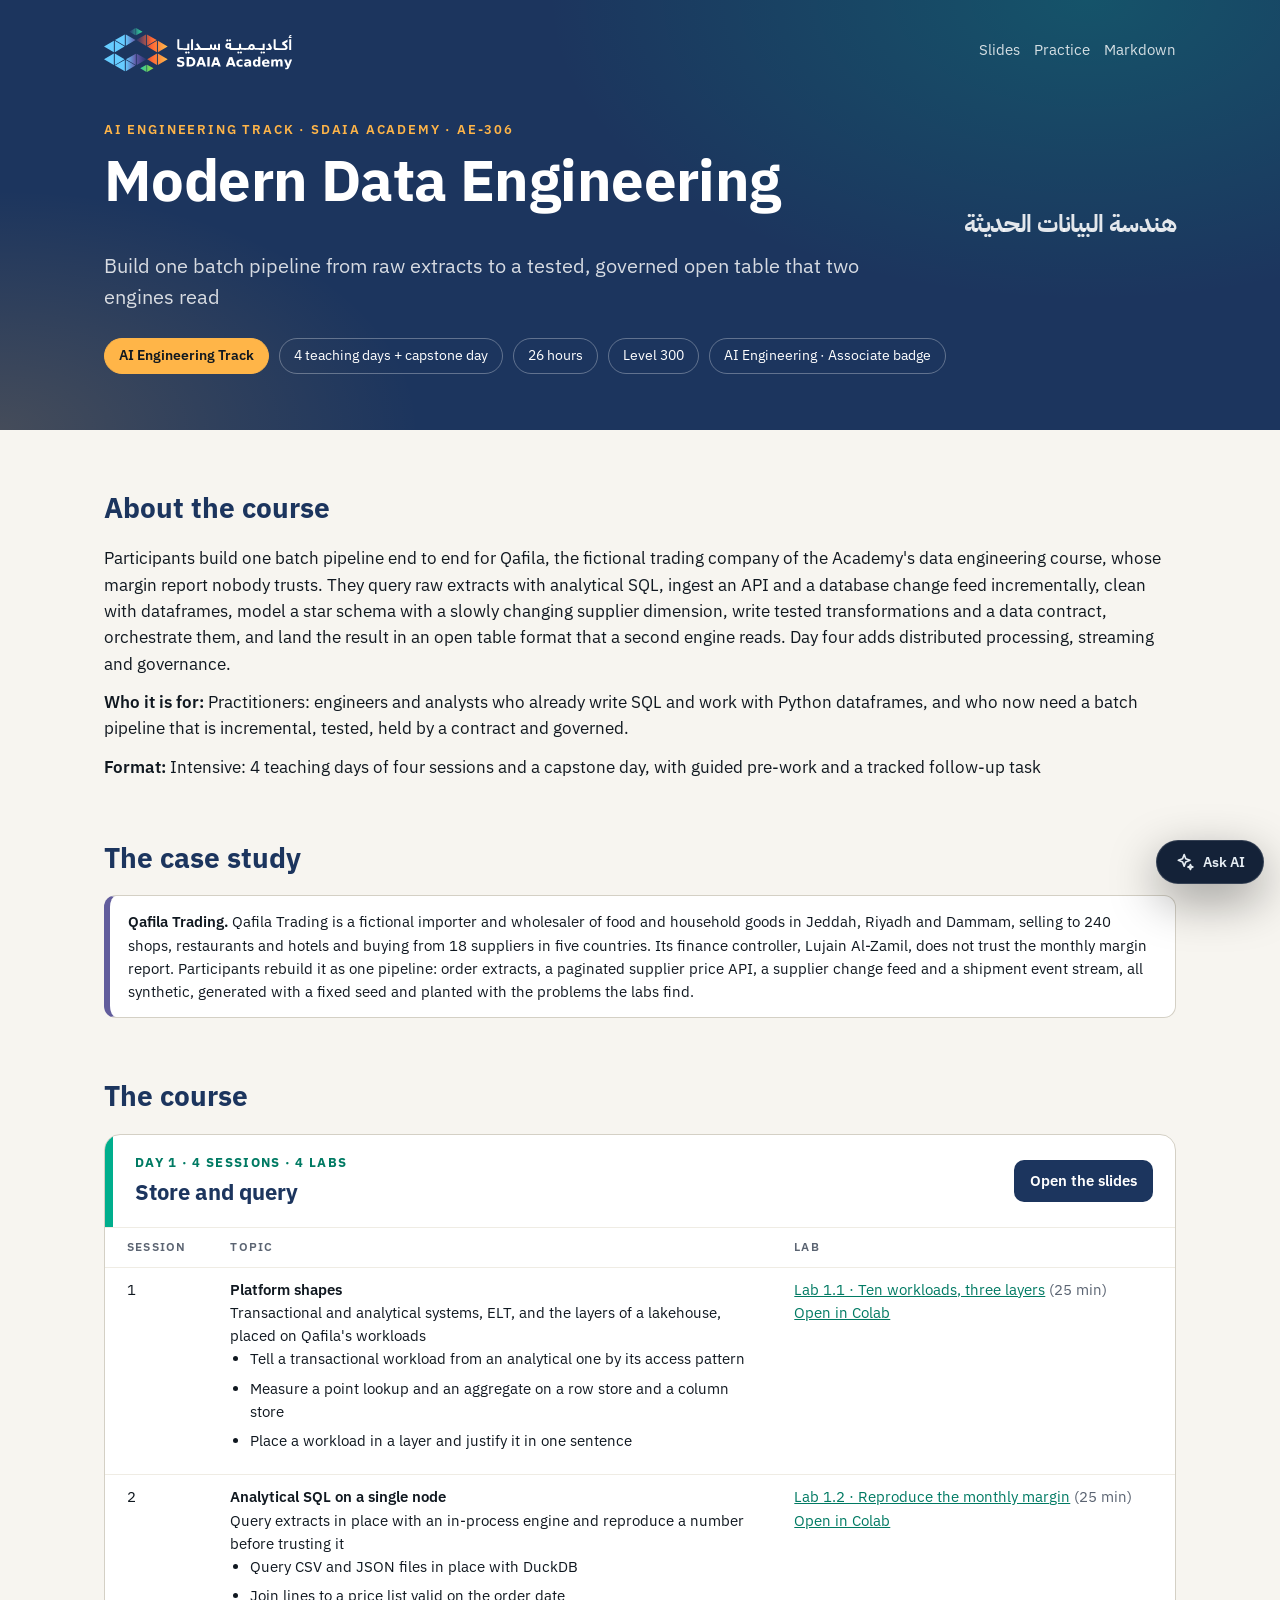
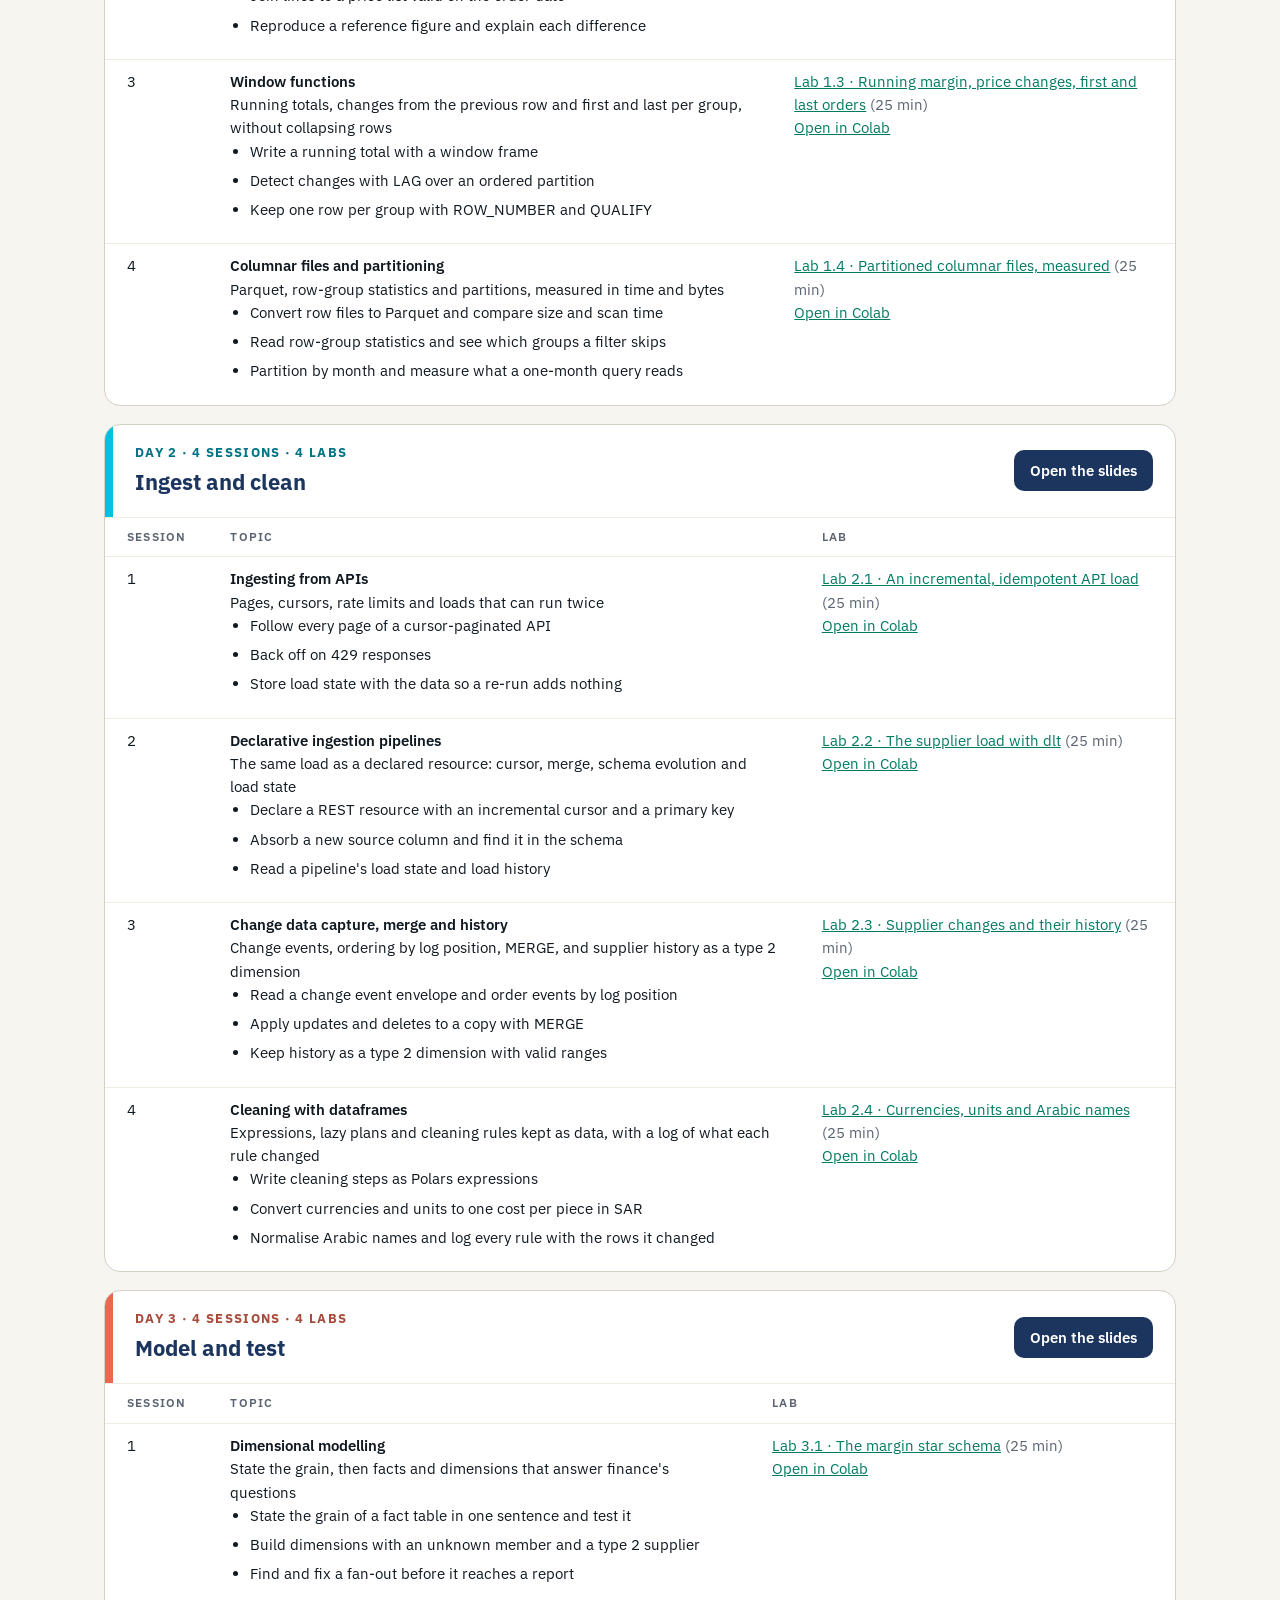
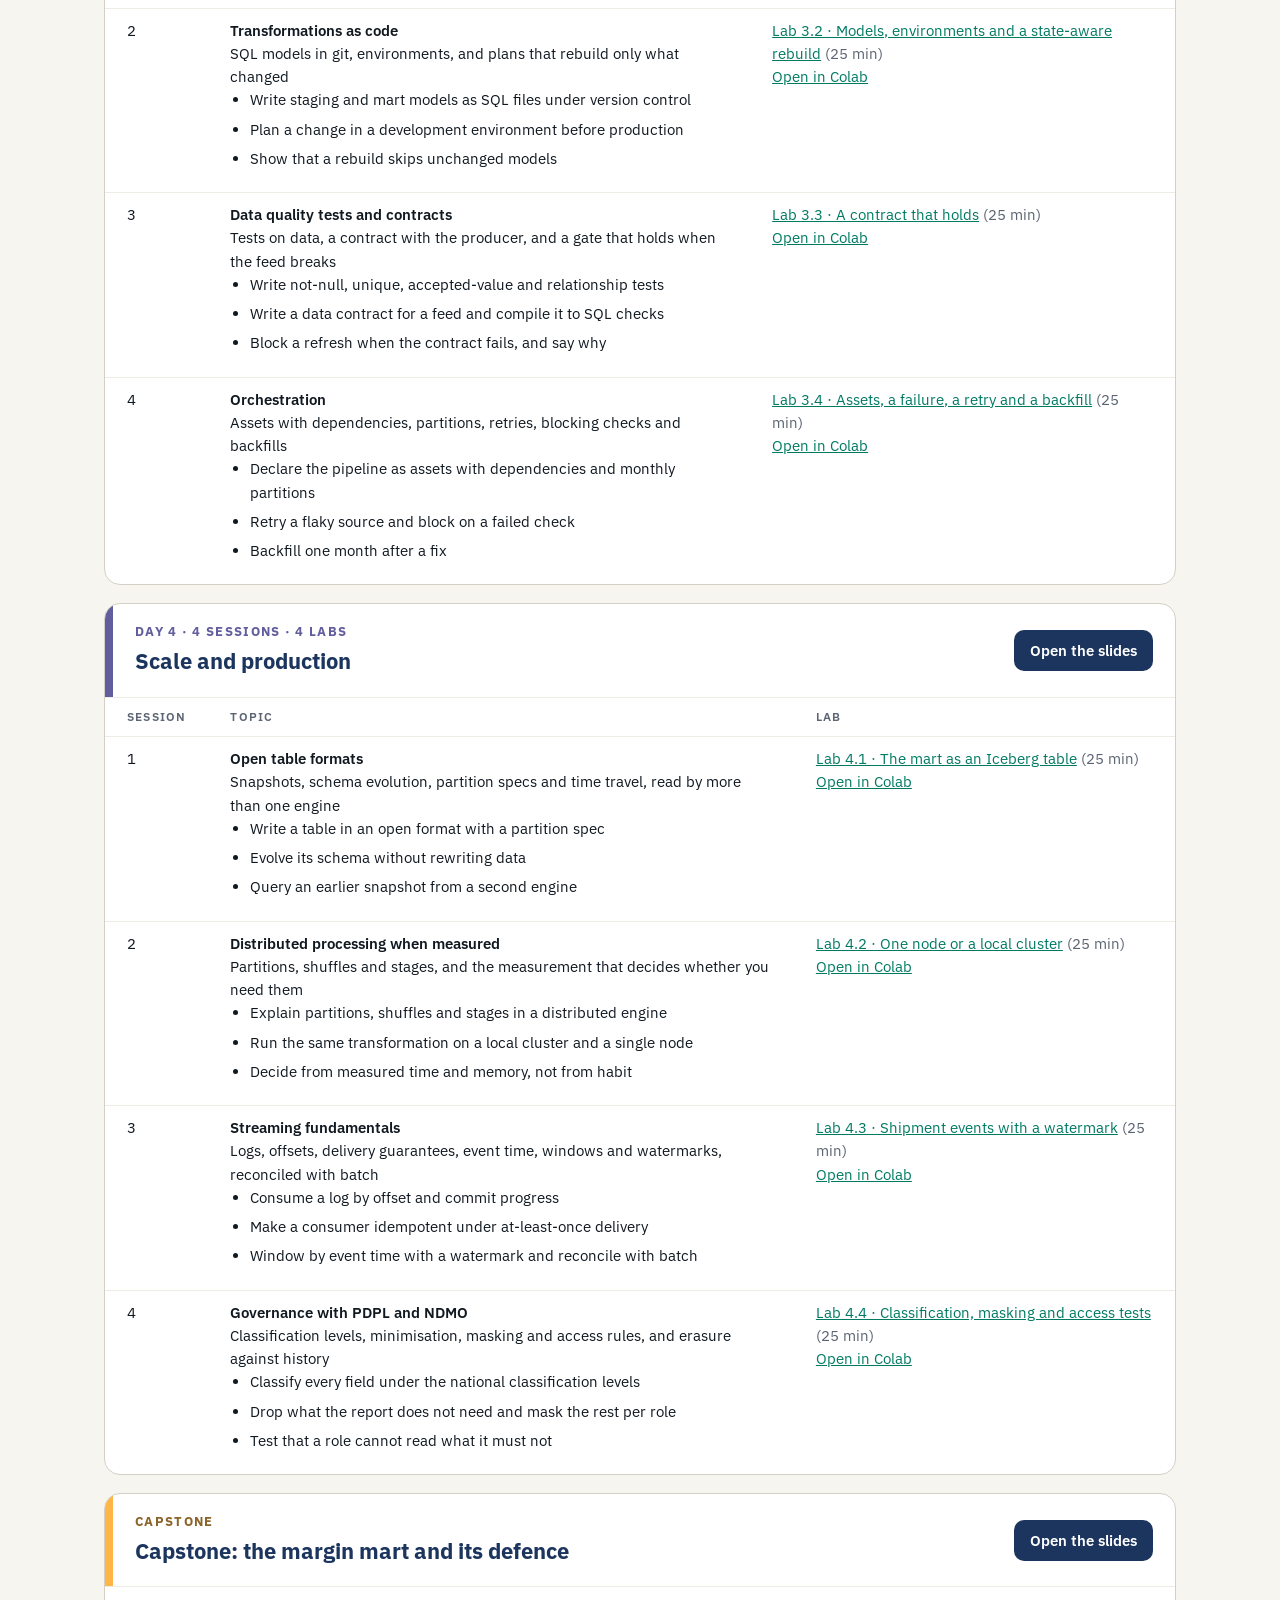
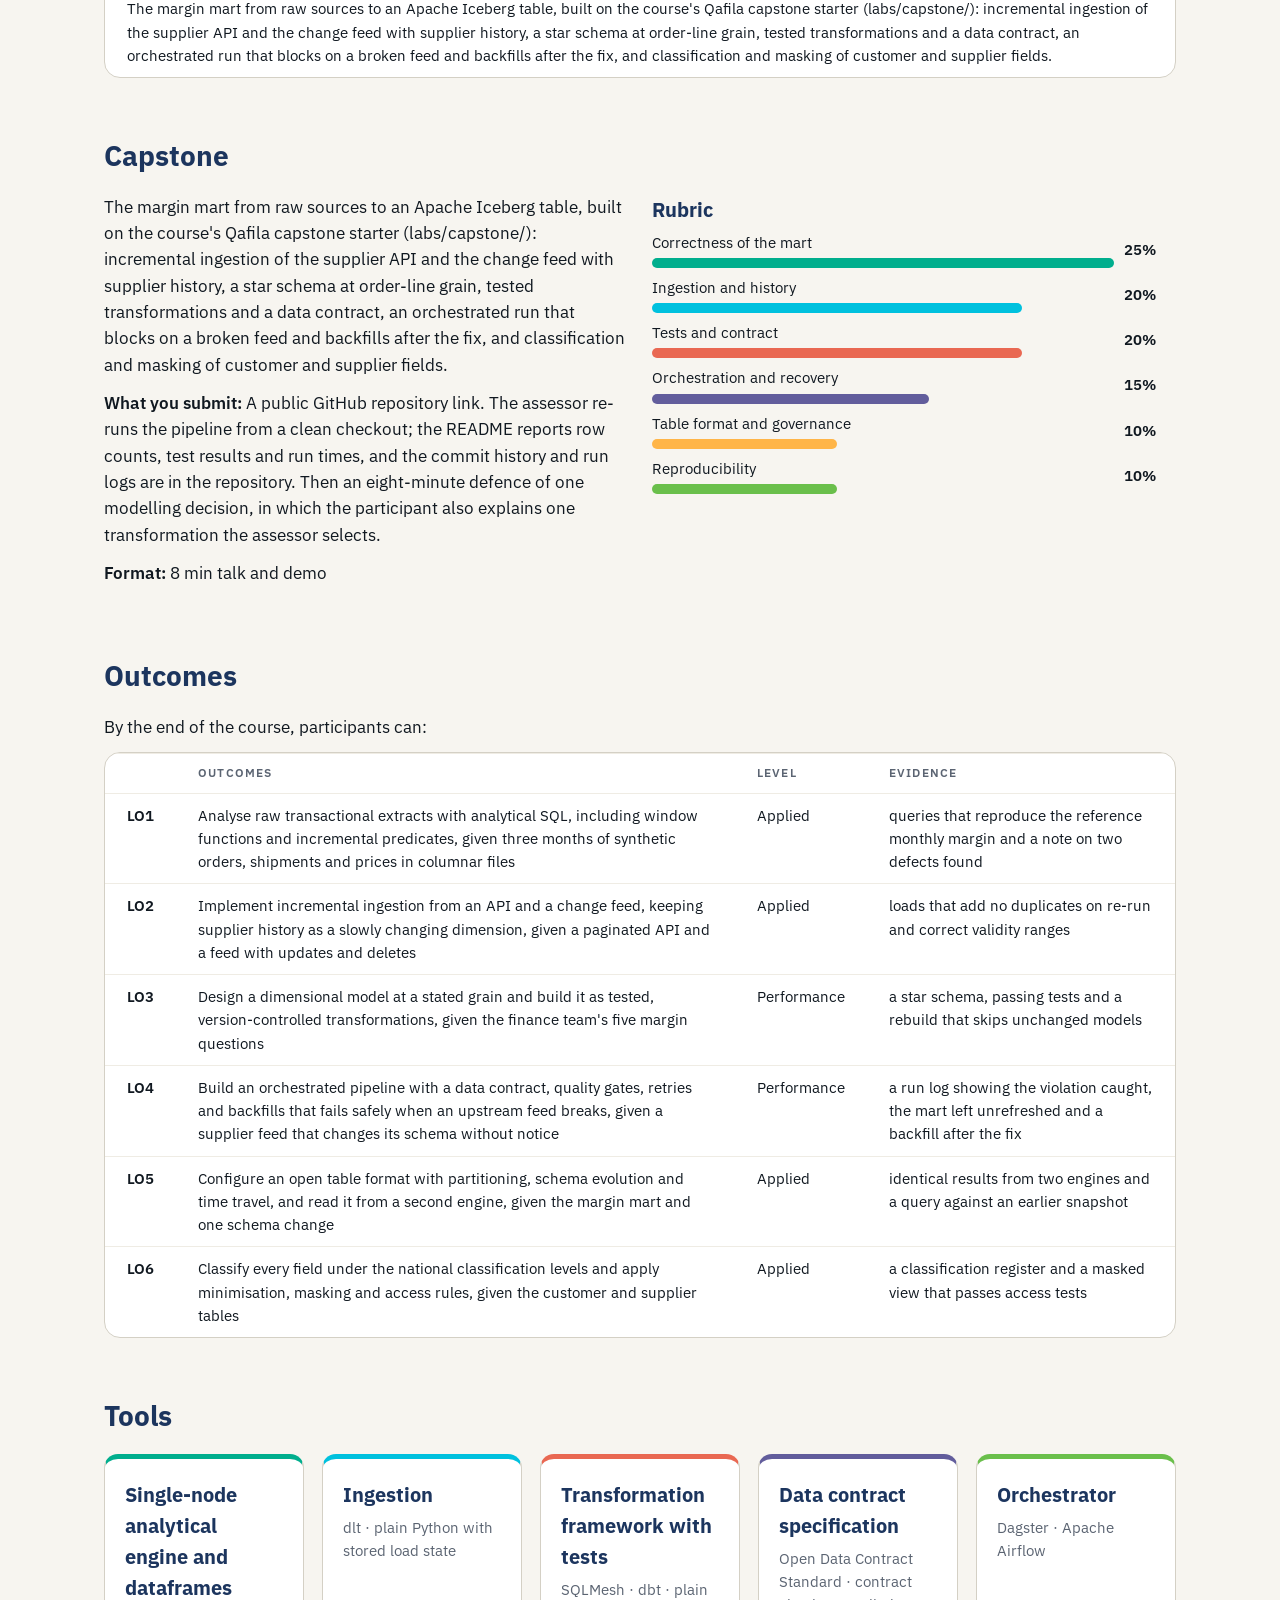
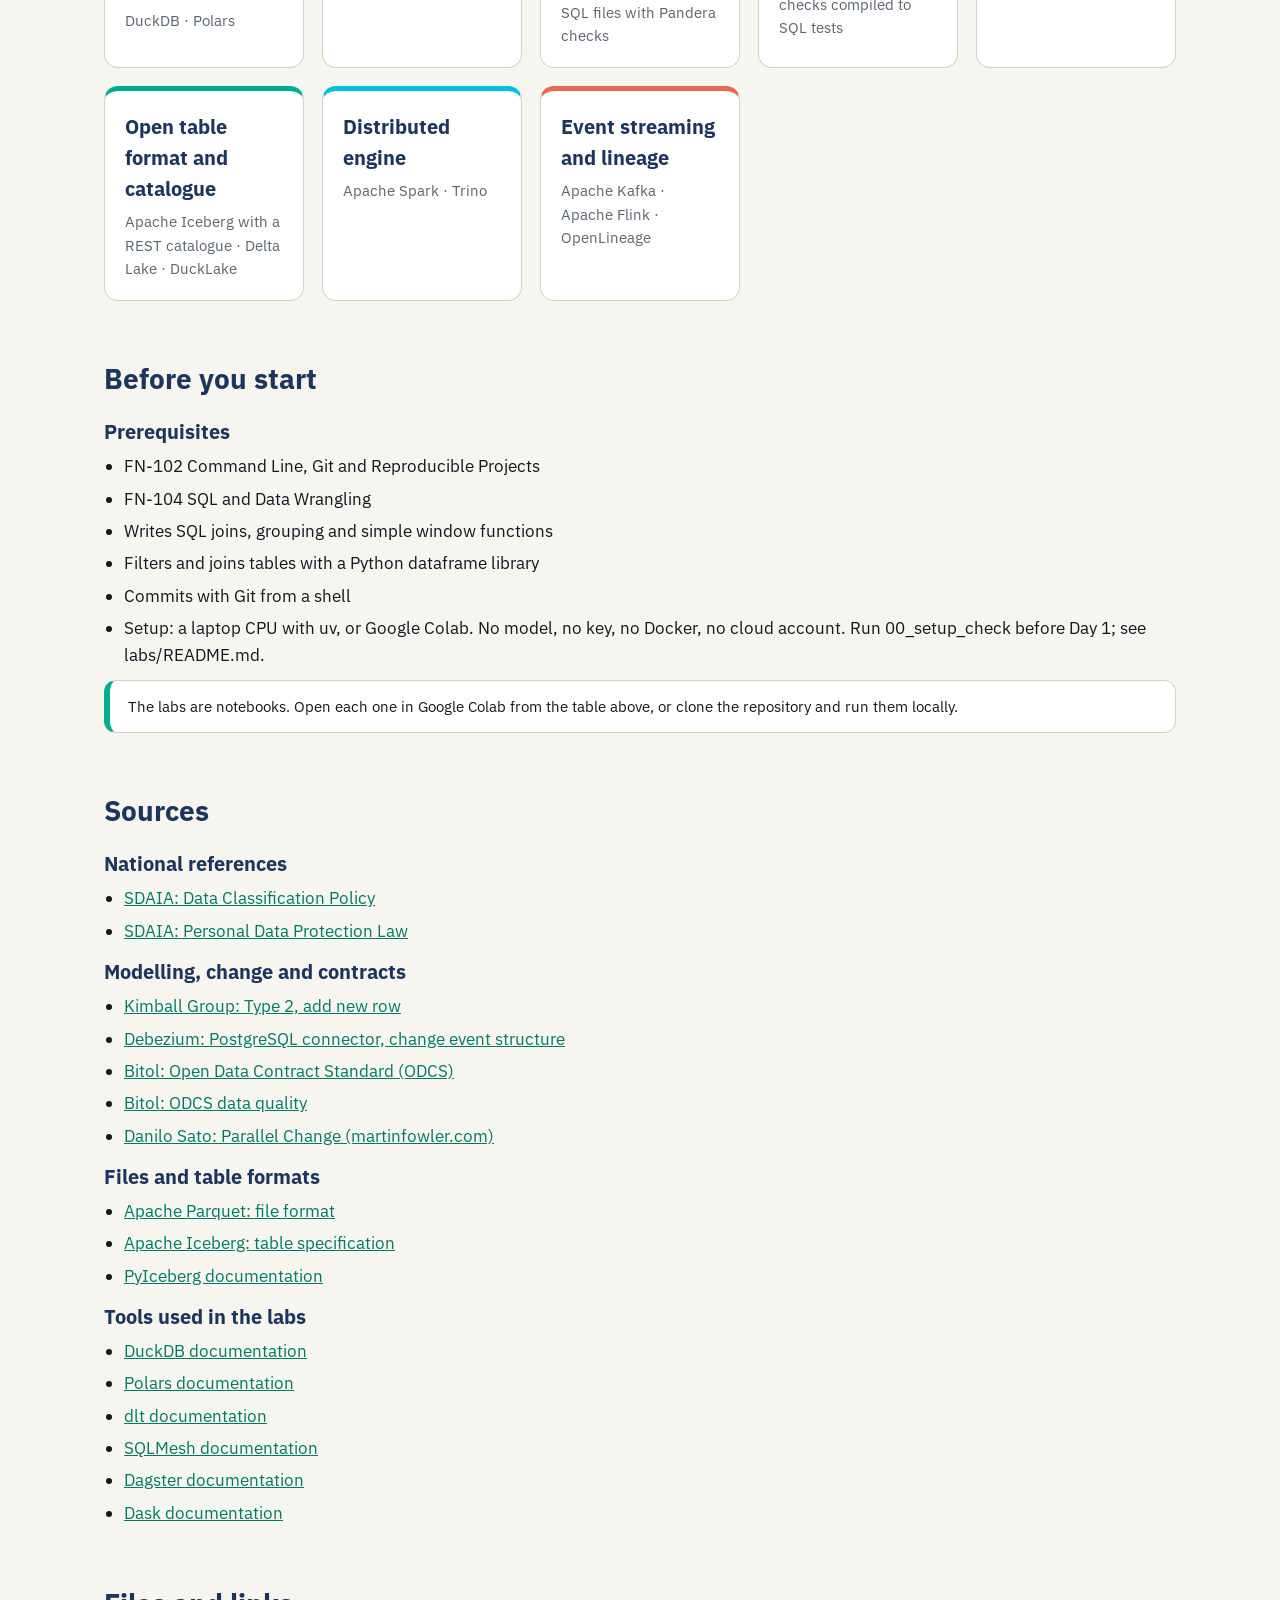
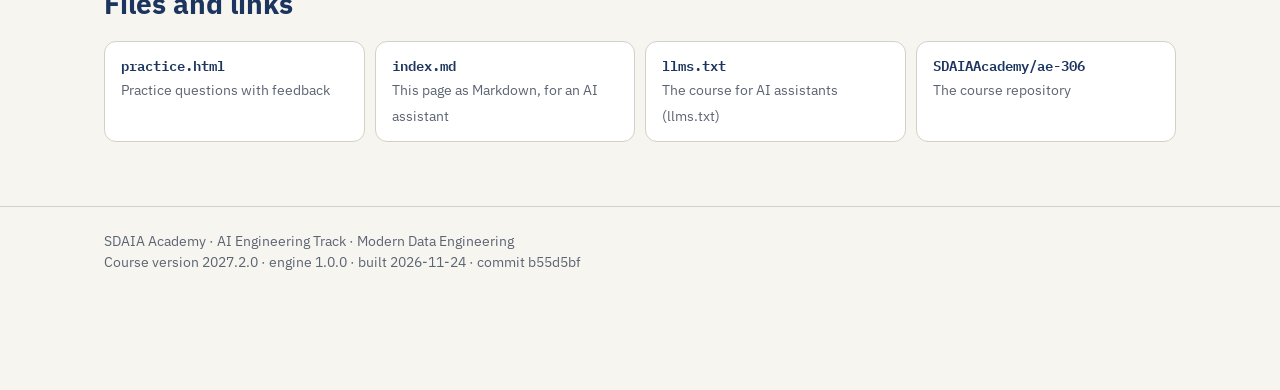
<file: index.html>
<!doctype html>
<html lang="en" dir="ltr" data-ax="page" data-track="ai-engineering">
<head>
<meta charset="utf-8">
<meta name="viewport" content="width=device-width, initial-scale=1">
<title>Modern Data Engineering · SDAIA Academy</title>
<meta name="generator" content="SDAIA Academy engine 1.0.0">
<meta name="description" content="Build one batch pipeline from raw extracts to a tested, governed open table that two engines read">
<link rel="icon" href="_engine/icon.svg">
<link rel="alternate" type="text/markdown" href="index.md">
<link rel="describedby" href="llms.txt">
<link rel="stylesheet" href="_engine/academy.css">
</head>
<body>
<header>
<div class="wrap">
<div class="top"><div class="logo" id="logo"></div><nav><a href="slides/day1.html">Slides</a><a href="practice.html">Practice</a><a href="index.md" type="text/markdown">Markdown</a></nav></div>
<div class="kicker">AI Engineering Track · SDAIA Academy · AE-306</div>
<h1>Modern Data Engineering<span class="sub ar" lang="ar" dir="rtl">هندسة البيانات الحديثة</span></h1>
<p>Build one batch pipeline from raw extracts to a tested, governed open table that two engines read</p>
<div class="meta"><span class="track">AI Engineering Track</span><span>4 teaching days + capstone day</span><span>26 hours</span><span>Level 300</span><span>AI Engineering · Associate badge</span></div>
</div>
</header>
<main class="wrap">
<h2>About the course</h2>
<p>Participants build one batch pipeline end to end for Qafila, the fictional trading company of the Academy's data engineering course, whose margin report nobody trusts. They query raw extracts with analytical SQL, ingest an API and a database change feed incrementally, clean with dataframes, model a star schema with a slowly changing supplier dimension, write tested transformations and a data contract, orchestrate them, and land the result in an open table format that a second engine reads. Day four adds distributed processing, streaming and governance.</p>
<p><b>Who it is for:</b> Practitioners: engineers and analysts who already write SQL and work with Python dataframes, and who now need a batch pipeline that is incremental, tested, held by a contract and governed.</p>
<p><b>Format:</b> Intensive: 4 teaching days of four sessions and a capstone day, with guided pre-work and a tracked follow-up task</p>
<h2>The case study</h2>
<div class="note info"><b>Qafila Trading.</b> Qafila Trading is a fictional importer and wholesaler of food and household goods in Jeddah, Riyadh and Dammam, selling to 240 shops, restaurants and hotels and buying from 18 suppliers in five countries. Its finance controller, Lujain Al-Zamil, does not trust the monthly margin report. Participants rebuild it as one pipeline: order extracts, a paginated supplier price API, a supplier change feed and a shipment event stream, all synthetic, generated with a fixed seed and planted with the problems the labs find.</div>
<h2>The course</h2>
<div class="day">
<div class="day-head c-teal"><div><div class="t">Day 1 · 4 sessions · 4 labs</div><h3>Store and query</h3></div><a class="btn" href="slides/day1.html">Open the slides</a></div>
<div class="scroll"><table>
<tr><th>Session</th><th>Topic</th><th>Lab</th></tr>
<tr><td>1</td><td><b>Platform shapes</b><br>Transactional and analytical systems, ELT, and the layers of a lakehouse, placed on Qafila's workloads<ul><li>Tell a transactional workload from an analytical one by its access pattern</li><li>Measure a point lookup and an aggregate on a row store and a column store</li><li>Place a workload in a layer and justify it in one sentence</li></ul></td><td><a href="labs/D1_1_platform_shapes.ipynb">Lab 1.1 · Ten workloads, three layers</a> <span class="muted">(25 min)</span><br><a href="https://colab.research.google.com/github/SDAIAAcademy/ae-306/blob/main/labs/D1_1_platform_shapes.ipynb">Open in Colab</a></td></tr>
<tr><td>2</td><td><b>Analytical SQL on a single node</b><br>Query extracts in place with an in-process engine and reproduce a number before trusting it<ul><li>Query CSV and JSON files in place with DuckDB</li><li>Join lines to a price list valid on the order date</li><li>Reproduce a reference figure and explain each difference</li></ul></td><td><a href="labs/D1_2_margin_sql.ipynb">Lab 1.2 · Reproduce the monthly margin</a> <span class="muted">(25 min)</span><br><a href="https://colab.research.google.com/github/SDAIAAcademy/ae-306/blob/main/labs/D1_2_margin_sql.ipynb">Open in Colab</a></td></tr>
<tr><td>3</td><td><b>Window functions</b><br>Running totals, changes from the previous row and first and last per group, without collapsing rows<ul><li>Write a running total with a window frame</li><li>Detect changes with LAG over an ordered partition</li><li>Keep one row per group with ROW_NUMBER and QUALIFY</li></ul></td><td><a href="labs/D1_3_windows.ipynb">Lab 1.3 · Running margin, price changes, first and last orders</a> <span class="muted">(25 min)</span><br><a href="https://colab.research.google.com/github/SDAIAAcademy/ae-306/blob/main/labs/D1_3_windows.ipynb">Open in Colab</a></td></tr>
<tr><td>4</td><td><b>Columnar files and partitioning</b><br>Parquet, row-group statistics and partitions, measured in time and bytes<ul><li>Convert row files to Parquet and compare size and scan time</li><li>Read row-group statistics and see which groups a filter skips</li><li>Partition by month and measure what a one-month query reads</li></ul></td><td><a href="labs/D1_4_columnar.ipynb">Lab 1.4 · Partitioned columnar files, measured</a> <span class="muted">(25 min)</span><br><a href="https://colab.research.google.com/github/SDAIAAcademy/ae-306/blob/main/labs/D1_4_columnar.ipynb">Open in Colab</a></td></tr>
</table></div>
</div>
<div class="day">
<div class="day-head c-cyan"><div><div class="t">Day 2 · 4 sessions · 4 labs</div><h3>Ingest and clean</h3></div><a class="btn" href="slides/day2.html">Open the slides</a></div>
<div class="scroll"><table>
<tr><th>Session</th><th>Topic</th><th>Lab</th></tr>
<tr><td>1</td><td><b>Ingesting from APIs</b><br>Pages, cursors, rate limits and loads that can run twice<ul><li>Follow every page of a cursor-paginated API</li><li>Back off on 429 responses</li><li>Store load state with the data so a re-run adds nothing</li></ul></td><td><a href="labs/D2_1_api_ingestion.ipynb">Lab 2.1 · An incremental, idempotent API load</a> <span class="muted">(25 min)</span><br><a href="https://colab.research.google.com/github/SDAIAAcademy/ae-306/blob/main/labs/D2_1_api_ingestion.ipynb">Open in Colab</a></td></tr>
<tr><td>2</td><td><b>Declarative ingestion pipelines</b><br>The same load as a declared resource: cursor, merge, schema evolution and load state<ul><li>Declare a REST resource with an incremental cursor and a primary key</li><li>Absorb a new source column and find it in the schema</li><li>Read a pipeline's load state and load history</li></ul></td><td><a href="labs/D2_2_dlt_pipeline.ipynb">Lab 2.2 · The supplier load with dlt</a> <span class="muted">(25 min)</span><br><a href="https://colab.research.google.com/github/SDAIAAcademy/ae-306/blob/main/labs/D2_2_dlt_pipeline.ipynb">Open in Colab</a></td></tr>
<tr><td>3</td><td><b>Change data capture, merge and history</b><br>Change events, ordering by log position, MERGE, and supplier history as a type 2 dimension<ul><li>Read a change event envelope and order events by log position</li><li>Apply updates and deletes to a copy with MERGE</li><li>Keep history as a type 2 dimension with valid ranges</li></ul></td><td><a href="labs/D2_3_cdc_scd.ipynb">Lab 2.3 · Supplier changes and their history</a> <span class="muted">(25 min)</span><br><a href="https://colab.research.google.com/github/SDAIAAcademy/ae-306/blob/main/labs/D2_3_cdc_scd.ipynb">Open in Colab</a></td></tr>
<tr><td>4</td><td><b>Cleaning with dataframes</b><br>Expressions, lazy plans and cleaning rules kept as data, with a log of what each rule changed<ul><li>Write cleaning steps as Polars expressions</li><li>Convert currencies and units to one cost per piece in SAR</li><li>Normalise Arabic names and log every rule with the rows it changed</li></ul></td><td><a href="labs/D2_4_cleaning.ipynb">Lab 2.4 · Currencies, units and Arabic names</a> <span class="muted">(25 min)</span><br><a href="https://colab.research.google.com/github/SDAIAAcademy/ae-306/blob/main/labs/D2_4_cleaning.ipynb">Open in Colab</a></td></tr>
</table></div>
</div>
<div class="day">
<div class="day-head c-coral"><div><div class="t">Day 3 · 4 sessions · 4 labs</div><h3>Model and test</h3></div><a class="btn" href="slides/day3.html">Open the slides</a></div>
<div class="scroll"><table>
<tr><th>Session</th><th>Topic</th><th>Lab</th></tr>
<tr><td>1</td><td><b>Dimensional modelling</b><br>State the grain, then facts and dimensions that answer finance's questions<ul><li>State the grain of a fact table in one sentence and test it</li><li>Build dimensions with an unknown member and a type 2 supplier</li><li>Find and fix a fan-out before it reaches a report</li></ul></td><td><a href="labs/D3_1_star_schema.ipynb">Lab 3.1 · The margin star schema</a> <span class="muted">(25 min)</span><br><a href="https://colab.research.google.com/github/SDAIAAcademy/ae-306/blob/main/labs/D3_1_star_schema.ipynb">Open in Colab</a></td></tr>
<tr><td>2</td><td><b>Transformations as code</b><br>SQL models in git, environments, and plans that rebuild only what changed<ul><li>Write staging and mart models as SQL files under version control</li><li>Plan a change in a development environment before production</li><li>Show that a rebuild skips unchanged models</li></ul></td><td><a href="labs/D3_2_transformations.ipynb">Lab 3.2 · Models, environments and a state-aware rebuild</a> <span class="muted">(25 min)</span><br><a href="https://colab.research.google.com/github/SDAIAAcademy/ae-306/blob/main/labs/D3_2_transformations.ipynb">Open in Colab</a></td></tr>
<tr><td>3</td><td><b>Data quality tests and contracts</b><br>Tests on data, a contract with the producer, and a gate that holds when the feed breaks<ul><li>Write not-null, unique, accepted-value and relationship tests</li><li>Write a data contract for a feed and compile it to SQL checks</li><li>Block a refresh when the contract fails, and say why</li></ul></td><td><a href="labs/D3_3_contracts.ipynb">Lab 3.3 · A contract that holds</a> <span class="muted">(25 min)</span><br><a href="https://colab.research.google.com/github/SDAIAAcademy/ae-306/blob/main/labs/D3_3_contracts.ipynb">Open in Colab</a></td></tr>
<tr><td>4</td><td><b>Orchestration</b><br>Assets with dependencies, partitions, retries, blocking checks and backfills<ul><li>Declare the pipeline as assets with dependencies and monthly partitions</li><li>Retry a flaky source and block on a failed check</li><li>Backfill one month after a fix</li></ul></td><td><a href="labs/D3_4_orchestration.ipynb">Lab 3.4 · Assets, a failure, a retry and a backfill</a> <span class="muted">(25 min)</span><br><a href="https://colab.research.google.com/github/SDAIAAcademy/ae-306/blob/main/labs/D3_4_orchestration.ipynb">Open in Colab</a></td></tr>
</table></div>
</div>
<div class="day">
<div class="day-head c-purple"><div><div class="t">Day 4 · 4 sessions · 4 labs</div><h3>Scale and production</h3></div><a class="btn" href="slides/day4.html">Open the slides</a></div>
<div class="scroll"><table>
<tr><th>Session</th><th>Topic</th><th>Lab</th></tr>
<tr><td>1</td><td><b>Open table formats</b><br>Snapshots, schema evolution, partition specs and time travel, read by more than one engine<ul><li>Write a table in an open format with a partition spec</li><li>Evolve its schema without rewriting data</li><li>Query an earlier snapshot from a second engine</li></ul></td><td><a href="labs/D4_1_table_format.ipynb">Lab 4.1 · The mart as an Iceberg table</a> <span class="muted">(25 min)</span><br><a href="https://colab.research.google.com/github/SDAIAAcademy/ae-306/blob/main/labs/D4_1_table_format.ipynb">Open in Colab</a></td></tr>
<tr><td>2</td><td><b>Distributed processing when measured</b><br>Partitions, shuffles and stages, and the measurement that decides whether you need them<ul><li>Explain partitions, shuffles and stages in a distributed engine</li><li>Run the same transformation on a local cluster and a single node</li><li>Decide from measured time and memory, not from habit</li></ul></td><td><a href="labs/D4_2_distributed.ipynb">Lab 4.2 · One node or a local cluster</a> <span class="muted">(25 min)</span><br><a href="https://colab.research.google.com/github/SDAIAAcademy/ae-306/blob/main/labs/D4_2_distributed.ipynb">Open in Colab</a></td></tr>
<tr><td>3</td><td><b>Streaming fundamentals</b><br>Logs, offsets, delivery guarantees, event time, windows and watermarks, reconciled with batch<ul><li>Consume a log by offset and commit progress</li><li>Make a consumer idempotent under at-least-once delivery</li><li>Window by event time with a watermark and reconcile with batch</li></ul></td><td><a href="labs/D4_3_streaming.ipynb">Lab 4.3 · Shipment events with a watermark</a> <span class="muted">(25 min)</span><br><a href="https://colab.research.google.com/github/SDAIAAcademy/ae-306/blob/main/labs/D4_3_streaming.ipynb">Open in Colab</a></td></tr>
<tr><td>4</td><td><b>Governance with PDPL and NDMO</b><br>Classification levels, minimisation, masking and access rules, and erasure against history<ul><li>Classify every field under the national classification levels</li><li>Drop what the report does not need and mask the rest per role</li><li>Test that a role cannot read what it must not</li></ul></td><td><a href="labs/D4_4_governance.ipynb">Lab 4.4 · Classification, masking and access tests</a> <span class="muted">(25 min)</span><br><a href="https://colab.research.google.com/github/SDAIAAcademy/ae-306/blob/main/labs/D4_4_governance.ipynb">Open in Colab</a></td></tr>
</table></div>
</div>
<div class="day">
<div class="day-head c-amber"><div><div class="t">Capstone</div><h3>Capstone: the margin mart and its defence</h3></div><a class="btn" href="slides/day5.html">Open the slides</a></div>
<div class="scroll"><table><tr><td>The margin mart from raw sources to an Apache Iceberg table, built on the course's Qafila capstone starter (labs/capstone/): incremental ingestion of the supplier API and the change feed with supplier history, a star schema at order-line grain, tested transformations and a data contract, an orchestrated run that blocks on a broken feed and backfills after the fix, and classification and masking of customer and supplier fields.</td></tr></table></div>
</div>
<h2>Capstone</h2>
<div class="two">
<div><p>The margin mart from raw sources to an Apache Iceberg table, built on the course's Qafila capstone starter (labs/capstone/): incremental ingestion of the supplier API and the change feed with supplier history, a star schema at order-line grain, tested transformations and a data contract, an orchestrated run that blocks on a broken feed and backfills after the fix, and classification and masking of customer and supplier fields.</p><p><b>What you submit:</b> A public GitHub repository link. The assessor re-runs the pipeline from a clean checkout; the README reports row counts, test results and run times, and the commit history and run logs are in the repository. Then an eight-minute defence of one modelling decision, in which the participant also explains one transformation the assessor selects.</p><p><b>Format:</b> 8 min talk and demo</p></div>
<div><h3>Rubric</h3><div class="bar c-teal"><span>Correctness of the mart<i style="--w:100%"></i></span><b>25%</b></div><div class="bar c-cyan"><span>Ingestion and history<i style="--w:80%"></i></span><b>20%</b></div><div class="bar c-coral"><span>Tests and contract<i style="--w:80%"></i></span><b>20%</b></div><div class="bar c-purple"><span>Orchestration and recovery<i style="--w:60%"></i></span><b>15%</b></div><div class="bar c-amber"><span>Table format and governance<i style="--w:40%"></i></span><b>10%</b></div><div class="bar c-green"><span>Reproducibility<i style="--w:40%"></i></span><b>10%</b></div></div>
</div>
<h2>Outcomes</h2>
<p>By the end of the course, participants can:</p>
<div class="day"><div class="scroll"><table>
<tr><th></th><th>Outcomes</th><th>Level</th><th>Evidence</th></tr>
<tr><td><b>LO1</b></td><td>Analyse raw transactional extracts with analytical SQL, including window functions and incremental predicates, given three months of synthetic orders, shipments and prices in columnar files</td><td>Applied</td><td>queries that reproduce the reference monthly margin and a note on two defects found</td></tr>
<tr><td><b>LO2</b></td><td>Implement incremental ingestion from an API and a change feed, keeping supplier history as a slowly changing dimension, given a paginated API and a feed with updates and deletes</td><td>Applied</td><td>loads that add no duplicates on re-run and correct validity ranges</td></tr>
<tr><td><b>LO3</b></td><td>Design a dimensional model at a stated grain and build it as tested, version-controlled transformations, given the finance team's five margin questions</td><td>Performance</td><td>a star schema, passing tests and a rebuild that skips unchanged models</td></tr>
<tr><td><b>LO4</b></td><td>Build an orchestrated pipeline with a data contract, quality gates, retries and backfills that fails safely when an upstream feed breaks, given a supplier feed that changes its schema without notice</td><td>Performance</td><td>a run log showing the violation caught, the mart left unrefreshed and a backfill after the fix</td></tr>
<tr><td><b>LO5</b></td><td>Configure an open table format with partitioning, schema evolution and time travel, and read it from a second engine, given the margin mart and one schema change</td><td>Applied</td><td>identical results from two engines and a query against an earlier snapshot</td></tr>
<tr><td><b>LO6</b></td><td>Classify every field under the national classification levels and apply minimisation, masking and access rules, given the customer and supplier tables</td><td>Applied</td><td>a classification register and a masked view that passes access tests</td></tr>
</table></div></div>
<h2>Tools</h2>
<div class="grid">
<div class="card c-teal"><h3>Single-node analytical engine and dataframes</h3><p>DuckDB · Polars</p></div>
<div class="card c-cyan"><h3>Ingestion</h3><p>dlt · plain Python with stored load state</p></div>
<div class="card c-coral"><h3>Transformation framework with tests</h3><p>SQLMesh · dbt · plain SQL files with Pandera checks</p></div>
<div class="card c-purple"><h3>Data contract specification</h3><p>Open Data Contract Standard · contract checks compiled to SQL tests</p></div>
<div class="card c-green"><h3>Orchestrator</h3><p>Dagster · Apache Airflow</p></div>
<div class="card c-teal"><h3>Open table format and catalogue</h3><p>Apache Iceberg with a REST catalogue · Delta Lake · DuckLake</p></div>
<div class="card c-cyan"><h3>Distributed engine</h3><p>Apache Spark · Trino</p></div>
<div class="card c-coral"><h3>Event streaming and lineage</h3><p>Apache Kafka · Apache Flink · OpenLineage</p></div>
</div>
<h2>Before you start</h2>
<h3>Prerequisites</h3>
<ul><li>FN-102 Command Line, Git and Reproducible Projects</li><li>FN-104 SQL and Data Wrangling</li><li>Writes SQL joins, grouping and simple window functions</li><li>Filters and joins tables with a Python dataframe library</li><li>Commits with Git from a shell</li><li>Setup: a laptop CPU with uv, or Google Colab. No model, no key, no Docker, no cloud account. Run 00_setup_check before Day 1; see labs/README.md.</li></ul>
<div class="note tip">The labs are notebooks. Open each one in Google Colab from the table above, or clone the repository and run them locally.</div>
<h2>Sources</h2>
<h3>National references</h3>
<ul><li><a href="https://sdaia.gov.sa/en/SDAIA/about/Documents/DataClassificationPolicy.pdf">SDAIA: Data Classification Policy</a></li><li><a href="https://sdaia.gov.sa/en/SDAIA/about/Documents/PersonalDataProtectionLaw.pdf">SDAIA: Personal Data Protection Law</a></li></ul>
<h3>Modelling, change and contracts</h3>
<ul><li><a href="https://www.kimballgroup.com/data-warehouse-business-intelligence-resources/kimball-techniques/dimensional-modeling-techniques/type-2/">Kimball Group: Type 2, add new row</a></li><li><a href="https://debezium.io/documentation/reference/stable/connectors/postgresql.html">Debezium: PostgreSQL connector, change event structure</a></li><li><a href="https://bitol-io.github.io/open-data-contract-standard/latest/">Bitol: Open Data Contract Standard (ODCS)</a></li><li><a href="https://bitol-io.github.io/open-data-contract-standard/latest/data-quality/">Bitol: ODCS data quality</a></li><li><a href="https://martinfowler.com/bliki/ParallelChange.html">Danilo Sato: Parallel Change (martinfowler.com)</a></li></ul>
<h3>Files and table formats</h3>
<ul><li><a href="https://parquet.apache.org/docs/file-format/">Apache Parquet: file format</a></li><li><a href="https://iceberg.apache.org/spec/">Apache Iceberg: table specification</a></li><li><a href="https://py.iceberg.apache.org/">PyIceberg documentation</a></li></ul>
<h3>Tools used in the labs</h3>
<ul><li><a href="https://duckdb.org/docs/">DuckDB documentation</a></li><li><a href="https://docs.pola.rs/">Polars documentation</a></li><li><a href="https://dlthub.com/docs/intro">dlt documentation</a></li><li><a href="https://sqlmesh.readthedocs.io/en/stable/">SQLMesh documentation</a></li><li><a href="https://docs.dagster.io/">Dagster documentation</a></li><li><a href="https://docs.dask.org/en/stable/">Dask documentation</a></li></ul>
<h2>Files and links</h2>
<div class="files">
<a href="practice.html"><b>practice.html</b><span>Practice questions with feedback</span></a>
<a href="index.md"><b>index.md</b><span>This page as Markdown, for an AI assistant</span></a>
<a href="llms.txt"><b>llms.txt</b><span>The course for AI assistants (llms.txt)</span></a>
<a href="https://github.com/SDAIAAcademy/ae-306"><b>SDAIAAcademy/ae-306</b><span>The course repository</span></a>
</div>
</main>
<footer><div class="wrap">SDAIA Academy · AI Engineering Track · Modern Data Engineering<br><span class="muted">Course version 2027.2.0 · engine 1.0.0 · built 2026-11-24 · commit b55d5bf</span></div></footer>
<script type="application/json" id="academy-data">{"v":1,"engine":"1.0.0","build":{"at":"2026-11-24T16:23:26Z","version":"2027.2.0","commit":"b55d5bf"},"course":{"id":"ae-306","code":"AE-306","title":"Modern Data Engineering","track":"ai-engineering","lang":"en","dir":"ltr","url":"https://sdaiaacademy.github.io/ae-306/","repo":"SDAIAAcademy/ae-306","home":"index.html"},"ai":{"context":{"course":"context/course.md","courseJs":"context/course.js","day":null,"llms":"llms.txt"},"tasks":[],"tools":[]},"features":{},"strings":{}}</script>
<script src="_engine/academy.js"></script>
</body>
</html>
</file>
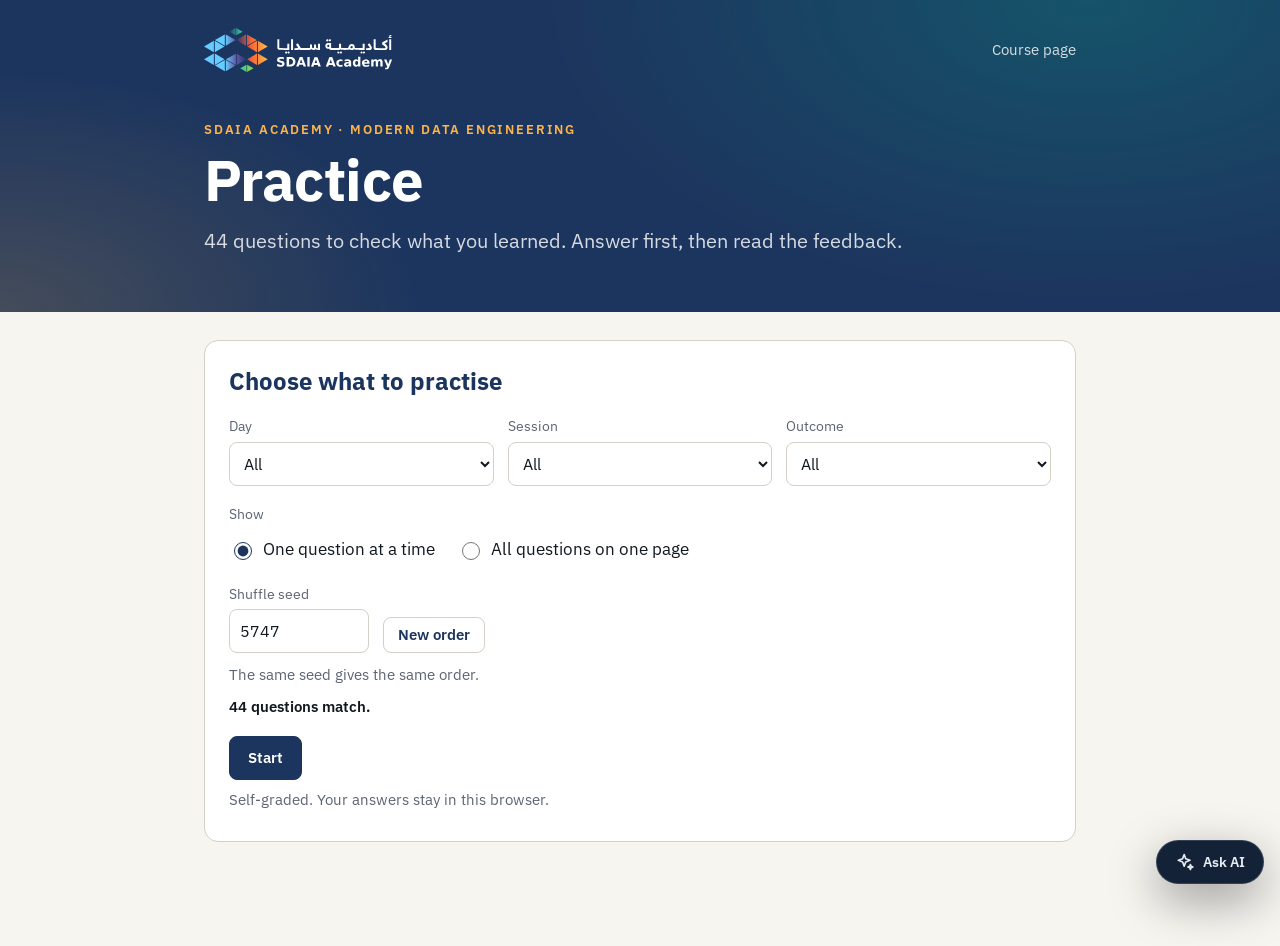
<file: practice.html>
<!doctype html>
<html lang="en" dir="ltr" data-ax="practice" data-track="ai-engineering">
<head>
<meta charset="utf-8">
<meta name="viewport" content="width=device-width, initial-scale=1">
<title>Practice · Modern Data Engineering</title>
<meta name="generator" content="SDAIA Academy engine 1.0.0">
<link rel="icon" href="_engine/icon.svg">
<link rel="describedby" href="llms.txt">
<link rel="stylesheet" href="_engine/academy.css">
</head>
<body>
<header>
<div class="wrap">
<div class="top"><div class="logo"></div><nav><a href="index.html">Course page</a></nav></div>
<div class="kicker">SDAIA Academy · Modern Data Engineering</div>
<h1>Practice</h1>
<p>44 questions to check what you learned. Answer first, then read the feedback.</p>
</div>
</header>
<main class="wrap" id="practice">
<noscript>
<p>Turn on JavaScript to answer the questions and see feedback. Here they are as text, without the answers.</p>
<section>
<h2>Day 1: Store and query</h2>
<ol>
<li><p>Finance points a dashboard at Qafila's order database and refreshes the monthly margin every five minutes. What breaks first?</p><ul><li><b>A.</b> Nothing: the dashboard only reads</li><li><b>B.</b> The sales app slows down while the scans run</li><li><b>C.</b> The database runs out of disk</li><li><b>D.</b> The margin becomes correct because it is live</li></ul></li>
<li><p>Your September revenue is 7 percent above finance's reference and the margin percentage is almost the same. Which check do you run first?</p><ul><li><b>A.</b> Compare every price with the ERP</li><li><b>B.</b> Check the currency conversion</li><li><b>C.</b> Count rows against distinct order-line keys</li><li><b>D.</b> Round each line before summing</li></ul></li>
<li><p>Your margin-to-date keeps growing across August, September and October instead of restarting on the first of each month. What is missing?</p><ul><li><b>A.</b> PARTITION BY month in the window</li><li><b>B.</b> ORDER BY month instead of order_date</li><li><b>C.</b> A GROUP BY month around the query</li><li><b>D.</b> ROWS BETWEEN 30 PRECEDING AND CURRENT ROW</li></ul></li>
<li><p>The lines are partitioned by month, yet a query for September still scans all three folders. The filter is WHERE strftime(order_date, '%Y-%m') = '2026-09'. Why?</p><ul><li><b>A.</b> Parquet cannot prune folders</li><li><b>B.</b> The row groups are not sorted</li><li><b>C.</b> Three folders are too few to prune</li><li><b>D.</b> The filter is on order_date, not on the partition column month</li></ul></li>
<li><p>The old margin report shows August revenue 4% above finance's figure. The order lines carry an order status. What should you check first?</p><ul><li><b>A.</b> Whether DuckDB reads the CSV dates in the wrong time zone</li><li><b>B.</b> Whether the August file is missing its last day of orders</li><li><b>C.</b> Whether the report rounds each line before summing it</li><li><b>D.</b> Whether cancelled orders are still counted as revenue</li></ul></li>
<li><p>You need each customer's running total of revenue by order date. Which query shape gives it without collapsing the rows?</p><ul><li><b>A.</b> GROUP BY customer_id, order_date with sum(revenue)</li><li><b>B.</b> sum(revenue) OVER (PARTITION BY customer_id ORDER BY order_date)</li><li><b>C.</b> sum(revenue) OVER (ORDER BY customer_id, order_date)</li><li><b>D.</b> A self-join of orders on customer_id and an earlier order_date</li></ul></li>
<li><p>The same order lines are written to two Parquet files. A query for one date reads 2 of 15 row groups in the file sorted by date, and 7 of 7 in the unsorted file. Why?</p><ul><li><b>A.</b> DuckDB caches the sorted file in memory after the first read</li><li><b>B.</b> Sorting compresses the file so that fewer row groups exist</li><li><b>C.</b> Min and max statistics per row group only exclude groups when values are clustered</li><li><b>D.</b> Unsorted files have no statistics, so DuckDB must read everything</li></ul></li>
<li><p>An incremental load that selects rows with updated_at greater than the last stored value can miss rows that arrive late with an older updated_at.</p><ul><li><b>A.</b> True</li><li><b>B.</b> False</li></ul></li>
</ol>
</section>
<section>
<h2>Day 2: Ingest and clean</h2>
<ol>
<li><p>Tonight's extract re-sends the lines of 2 November, as it did for 14 September. Which rule in your margin query keeps the report right without anyone noticing?</p><ul><li><b>A.</b> Exclude the lines of 14 September</li><li><b>B.</b> Keep one row per order and line number</li><li><b>C.</b> Keep confirmed orders only</li><li><b>D.</b> Report the margin percentage only</li></ul></li>
<li><p>A colleague's supplier load stores the cursor correctly, but after a crash and a re-run the table holds twice the rows for one day. Which decision was missing?</p><ul><li><b>A.</b> A smaller page size</li><li><b>B.</b> Keeping the cursor in a file</li><li><b>C.</b> More retries on 429</li><li><b>D.</b> A key on the record version, enforced on insert</li></ul></li>
<li><p>The supplier API starts sending incoterm. Qafila's raw layer and its margin mart both read the feed. What should happen in each?</p><ul><li><b>A.</b> Raw adds the column; the mart waits until a model uses it</li><li><b>B.</b> Raw drops it; the mart adds it</li><li><b>C.</b> Both fail until someone approves</li><li><b>D.</b> Both add it automatically</li></ul></li>
<li><p>Two updates for supplier S-15 reach your pipeline. The second to arrive has a lower log position than the first. Which one should your copy keep?</p><ul><li><b>A.</b> The one that arrived last</li><li><b>B.</b> The one with the later outer ts_ms</li><li><b>C.</b> The one with the higher log position</li><li><b>D.</b> Either: they will reconcile later</li></ul></li>
<li><p>A price is 61.99 USD per carton of 6. Your colleague converts to riyals, rounds to two decimals, then divides by 6 and rounds again. The ERP shows a different halala. What do you change?</p><ul><li><b>A.</b> Divide by 6 before converting the currency</li><li><b>B.</b> Round once, after both steps</li><li><b>C.</b> Round the ERP's value the same way</li><li><b>D.</b> Store the cost as a 64-bit float</li></ul></li>
<li><p>The supplier API pipeline is re-run after a crash halfway through. Which design guarantees the re-run adds no duplicate price versions?</p><ul><li><b>A.</b> Sorting the API pages by price_id before inserting them</li><li><b>B.</b> Deleting the table before each run and loading everything again</li><li><b>C.</b> Storing the cursor before the rows are inserted</li><li><b>D.</b> Inserting with a key of (price_id, updated_at) and ignoring rows that exist</li></ul></li>
<li><p>A supplier changes its payment terms on 14 September. In a type 2 supplier dimension, what happens?</p><ul><li><b>A.</b> The old row is closed at 14 September and a new row starts then</li><li><b>B.</b> The supplier's row is updated in place with the new terms</li><li><b>C.</b> A new column holds the previous payment terms</li><li><b>D.</b> The supplier is deleted and inserted with a new supplier_id</li></ul></li>
<li><p>Two change events for supplier S-15 arrive out of order: the update at log position 812 arrives before the one at 790. How should the merge decide which is current?</p><ul><li><b>A.</b> By the event's source timestamp rounded to the minute</li><li><b>B.</b> By the event with more non-null fields</li><li><b>C.</b> By arrival order, since the latest arrival is the newest change</li><li><b>D.</b> By the larger log position, since the log records the commit order</li></ul></li>
<li><p>In a change feed, a delete event carries the deleted row's values in its 'before' field, not its 'after' field.</p><ul><li><b>A.</b> True</li><li><b>B.</b> False</li></ul></li>
</ol>
</section>
<section>
<h2>Day 3: Model and test</h2>
<ol>
<li><p>Jumeirah Canning moved from the UAE to Saudi Arabia on 1 September. Finance asks for August's margin by supplier country. Which supplier table gives the right answer?</p><ul><li><b>A.</b> The type 2 history, joined on the order's creation time</li><li><b>B.</b> The merged copy of the supplier table</li><li><b>C.</b> The snapshot of 1 August</li><li><b>D.</b> The change feed itself</li></ul></li>
<li><p>Freight is charged per shipment, one shipment per order, and finance wants margin after freight by product category. What do you add to the star?</p><ul><li><b>A.</b> Join shipments to the fact in each report</li><li><b>B.</b> Freight as an attribute of the customer</li><li><b>C.</b> A freight fact on the line, allocated by a stated rule</li><li><b>D.</b> One freight total per month, outside the star</li></ul></li>
<li><p>You change the rows stg.orders returns. Qafila's project has eleven models. Which ones does a state-aware plan rebuild?</p><ul><li><b>A.</b> All eleven</li><li><b>B.</b> stg.orders and the models downstream of it</li><li><b>C.</b> stg.orders only</li><li><b>D.</b> stg.orders and the raw tables it reads</li></ul></li>
<li><p>The contract fails on a renamed column during the night run, and finance opens the margin report in the morning. What should they find?</p><ul><li><b>A.</b> A margin computed from whatever columns matched</li><li><b>B.</b> An empty report until the feed is fixed</li><li><b>C.</b> A margin with unit_cost mapped to cost automatically</li><li><b>D.</b> Yesterday's margin, labelled with its last refresh</li></ul></li>
<li><p>Four failures in last week's runs. Which one should a retry policy handle?</p><ul><li><b>A.</b> The supplier API timed out after 30 seconds</li><li><b>B.</b> The contract found a negative cost</li><li><b>C.</b> A model divides by a column that was renamed</li><li><b>D.</b> The warehouse disk is full</li></ul></li>
<li><p>Freight is recorded per shipment, and a shipment carries several order lines. After joining shipments to order lines, total freight is 3.9 times the shipments table. What went wrong?</p><ul><li><b>A.</b> Freight is in a different currency from revenue</li><li><b>B.</b> Some shipments have no order lines</li><li><b>C.</b> The join should have been a left join</li><li><b>D.</b> Freight was repeated on every line of the shipment instead of allocated</li></ul></li>
<li><p>Finance asks for margin by product category and by customer city. What is the coarsest grain of the fact that answers both?</p><ul><li><b>A.</b> One row per order</li><li><b>B.</b> One row per order line</li><li><b>C.</b> One row per customer and month</li><li><b>D.</b> One row per product and month</li></ul></li>
<li><p>A line ordered on 3 August must be costed at the supplier price valid that day. Which join condition finds it in the price history?</p><ul><li><b>A.</b> price.valid_from &lt;= order_date and (price.valid_to &gt; order_date or valid_to is null)</li><li><b>B.</b> price.valid_from &gt;= order_date, taking the earliest match</li><li><b>C.</b> price.valid_from = order_date</li><li><b>D.</b> the price row with the latest valid_from overall</li></ul></li>
<li><p>In a state-aware transformation tool, a change to one model's SQL that does not change its output columns forces every model in the project to rebuild.</p><ul><li><b>A.</b> True</li><li><b>B.</b> False</li></ul></li>
<li><p>The November supplier batch arrives with a negative cost on one product. The contract check fails. What should the pipeline do?</p><ul><li><b>A.</b> Drop the bad row silently and load the rest</li><li><b>B.</b> Load the batch and flag the row for finance to review</li><li><b>C.</b> Replace the negative cost with the product's average cost</li><li><b>D.</b> Stop the refresh so yesterday's mart stays in place, and alert the feed's owner</li></ul></li>
<li><p>Qafila's order system will rename pack_size to pieces_per_carton in the products extract. Three models read pack_size, and each runs on its own schedule. Which plan keeps every model running through the change?</p><ul><li><b>A.</b> Rename the column and change all three models in one release, deployed together on the same night</li><li><b>B.</b> Add pieces_per_carton beside pack_size, fill both, move each model in turn, then drop pack_size</li><li><b>C.</b> Rename the column and let the contract block each model until its owner has updated it</li><li><b>D.</b> Add pieces_per_carton and fill both columns for good, so that no model ever has to move</li></ul></li>
<li><p>The supplier API answers 429 Too Many Requests on the third page. What is the right response in the pipeline?</p><ul><li><b>A.</b> Restart the load from the first page</li><li><b>B.</b> Skip the page and continue with the next cursor</li><li><b>C.</b> Wait for the Retry-After interval, then request the same page again</li><li><b>D.</b> Fail the run and alert the team immediately</li></ul></li>
<li><p>October's supplier batch was blocked for three days and is now fixed. The mart is partitioned by month. What should be re-run?</p><ul><li><b>A.</b> Nothing: tomorrow's scheduled run will pick it up</li><li><b>B.</b> Only the ingestion step for October</li><li><b>C.</b> The whole pipeline for all months since August</li><li><b>D.</b> Only the October partition and the models downstream of it</li></ul></li>
<li><p>A data contract is only useful if the producer of the feed agrees to it and is told when it is broken.</p><ul><li><b>A.</b> True</li><li><b>B.</b> False</li></ul></li>
</ol>
</section>
<section>
<h2>Day 4: Scale and production</h2>
<ol>
<li><p>Last night the supplier API timed out twice and then answered, and the contract check failed on the November batch. What should the run log show?</p><ul><li><b>A.</b> The supplier load failed; nothing else ran</li><li><b>B.</b> Everything refreshed, with two warnings</li><li><b>C.</b> The load succeeded after retries; the check failed; the prices and the mart were not refreshed</li><li><b>D.</b> The check was retried three times and then skipped</li></ul></li>
<li><p>An analyst renames cost to unit_cost in the Iceberg margin table. What happens to the Parquet files written in August?</p><ul><li><b>A.</b> They are rewritten with the new name</li><li><b>B.</b> Nothing: they are read by column id under the new name</li><li><b>C.</b> They read the column as null from now on</li><li><b>D.</b> They are dropped with the old snapshots</li></ul></li>
<li><p>Your largest table is 3 GB of order lines and your laptop has 16 GB of memory. A colleague proposes a Spark cluster for the nightly margin. What do you answer?</p><ul><li><b>A.</b> Yes: Spark is the standard for data engineering</li><li><b>B.</b> Yes, once the table passes 4 GB</li><li><b>C.</b> Wait until finance complains about speed</li><li><b>D.</b> One node, and measure again when the data grows</li></ul></li>
<li><p>Operations wants yesterday's deliveries on the screen each morning; finance closes the month from the batch. Which watermark fits operations?</p><ul><li><b>A.</b> Short, with the late events logged and the batch reconciling</li><li><b>B.</b> Three days, so nothing is ever dropped</li><li><b>C.</b> No watermark: count events as they arrive</li><li><b>D.</b> Replace the stream with the nightly batch</li></ul></li>
<li><p>A customer asked to be erased. The row is gone from today's table, but last month's Iceberg snapshot still holds the contact data. What removes it?</p><ul><li><b>A.</b> A masked view on the current table</li><li><b>B.</b> Moving the snapshot to cheaper storage</li><li><b>C.</b> Expire the snapshots that hold it and delete their files</li><li><b>D.</b> Reclassifying the old snapshot as Restricted</li></ul></li>
<li><p>The Iceberg mart is partitioned by month(order_date). An analyst filters on order_date between 1 and 15 September. What must the analyst add to the query to skip other months?</p><ul><li><b>A.</b> A filter on the order_month partition column</li><li><b>B.</b> A hint naming the September data files</li><li><b>C.</b> Nothing: the engine derives the partition from the order_date filter</li><li><b>D.</b> A cast of order_date to a month string</li></ul></li>
<li><p>Finance asks why the September margin changed since last week's report. The mart is an Iceberg table. What answers it fastest?</p><ul><li><b>A.</b> Restore last week's backup into a second database</li><li><b>B.</b> Query the table as of last week's snapshot and compare</li><li><b>C.</b> Re-run the pipeline on last week's raw files</li><li><b>D.</b> Read the transformation code's commit history</li></ul></li>
<li><p>Adding a column to an Iceberg table rewrites every existing data file.</p><ul><li><b>A.</b> True</li><li><b>B.</b> False</li></ul></li>
<li><p>PyIceberg writes the mart and DuckDB reads it. DuckDB returns fewer rows than PyIceberg reports. What is the most likely cause?</p><ul><li><b>A.</b> DuckDB reads an older metadata file than the latest snapshot</li><li><b>B.</b> DuckDB cannot read Parquet written by PyIceberg</li><li><b>C.</b> DuckDB applies a default row limit to Iceberg scans</li><li><b>D.</b> Iceberg tables lose rows when read by a second engine</li></ul></li>
<li><p>Under the national classification levels, how is the mobile number of a customer's contact person classified?</p><ul><li><b>A.</b> Public, because the customer is a business</li><li><b>B.</b> Restricted, because it is personally identifiable</li><li><b>C.</b> Top Secret, because it is personal data</li><li><b>D.</b> It needs no classification, because it is not a government record</li></ul></li>
<li><p>The margin mart needs customer city and type. The raw customer table also has contact name, mobile and e-mail. What does minimisation require?</p><ul><li><b>A.</b> Leaving the three contact fields out of the mart altogether</li><li><b>B.</b> Encrypting the whole mart at rest</li><li><b>C.</b> Masking the three contact fields in the mart</li><li><b>D.</b> Restricting the mart to the finance team</li></ul></li>
<li><p>The analyst's database has a masked customers view. Which test shows the analyst cannot reach the raw mobile numbers?</p><ul><li><b>A.</b> Checking that the view's mobile column contains asterisks</li><li><b>B.</b> Reviewing the SQL that defines the masked view</li><li><b>C.</b> Attempting to read the raw customers table from the analyst's connection and expecting it to fail</li><li><b>D.</b> Counting the rows of the masked view</li></ul></li>
<li><p>After a customer is deleted from the source table, its data can still be read from type 2 history rows and from earlier table snapshots.</p><ul><li><b>A.</b> True</li><li><b>B.</b> False</li></ul></li>
</ol>
</section>
</noscript>
</main>
<script type="application/json" id="academy-data">{"v":1,"engine":"1.0.0","build":{"at":"2026-11-24T16:23:26Z","version":"2027.2.0","commit":"b55d5bf"},"course":{"id":"ae-306","code":"AE-306","title":"Modern Data Engineering","track":"ai-engineering","lang":"en","dir":"ltr","url":"https://sdaiaacademy.github.io/ae-306/","repo":"SDAIAAcademy/ae-306","home":"index.html","outcomes":[{"id":"LO1","text":"Analyse raw transactional extracts with analytical SQL, including window functions and incremental predicates, given three months of synthetic orders, shipments and prices in columnar files"},{"id":"LO2","text":"Implement incremental ingestion from an API and a change feed, keeping supplier history as a slowly changing dimension, given a paginated API and a feed with updates and deletes"},{"id":"LO3","text":"Design a dimensional model at a stated grain and build it as tested, version-controlled transformations, given the finance team's five margin questions"},{"id":"LO4","text":"Build an orchestrated pipeline with a data contract, quality gates, retries and backfills that fails safely when an upstream feed breaks, given a supplier feed that changes its schema without notice"},{"id":"LO5","text":"Configure an open table format with partitioning, schema evolution and time travel, and read it from a second engine, given the margin mart and one schema change"},{"id":"LO6","text":"Classify every field under the national classification levels and apply minimisation, masking and access rules, given the customer and supplier tables"}],"unit":"day","units":[{"n":1,"id":"day1","label":"Day 1","title":"Store and query","sessions":[{"n":1,"label":"Session 1","title":"Platform shapes"},{"n":2,"label":"Session 2","title":"Analytical SQL on a single node"},{"n":3,"label":"Session 3","title":"Window functions"},{"n":4,"label":"Session 4","title":"Columnar files and partitioning"}]},{"n":2,"id":"day2","label":"Day 2","title":"Ingest and clean","sessions":[{"n":1,"label":"Session 1","title":"Ingesting from APIs"},{"n":2,"label":"Session 2","title":"Declarative ingestion pipelines"},{"n":3,"label":"Session 3","title":"Change data capture, merge and history"},{"n":4,"label":"Session 4","title":"Cleaning with dataframes"}]},{"n":3,"id":"day3","label":"Day 3","title":"Model and test","sessions":[{"n":1,"label":"Session 1","title":"Dimensional modelling"},{"n":2,"label":"Session 2","title":"Transformations as code"},{"n":3,"label":"Session 3","title":"Data quality tests and contracts"},{"n":4,"label":"Session 4","title":"Orchestration"}]},{"n":4,"id":"day4","label":"Day 4","title":"Scale and production","sessions":[{"n":1,"label":"Session 1","title":"Open table formats"},{"n":2,"label":"Session 2","title":"Distributed processing when measured"},{"n":3,"label":"Session 3","title":"Streaming fundamentals"},{"n":4,"label":"Session 4","title":"Governance with PDPL and NDMO"}]},{"n":5,"id":"day5","label":"Capstone","title":"Capstone: the margin mart and its defence","sessions":[]}]},"ai":{"context":{"course":"context/course.md","courseJs":"context/course.js","day":null,"llms":"llms.txt"},"tasks":[],"tools":[]},"features":{},"strings":{},"questions":[{"id":"checkpoint-1-q1","type":"single","prompt":"Finance points a dashboard at Qafila's order database and refreshes the monthly margin every five minutes. What breaks first?","options":[{"key":"A","text":"Nothing: the dashboard only reads"},{"key":"B","text":"The sales app slows down while the scans run"},{"key":"C","text":"The database runs out of disk"},{"key":"D","text":"The margin becomes correct because it is live"}],"correct":[1],"answer":null,"tolerance":null,"unit":null,"explanation":"A transactional database is tuned for short reads and writes by key. Repeated full scans take its memory and locks from the orders being placed.","misconceptions":["Assumes reads cannot hurt writes; long scans compete with the order flow for the same database","","Blames the storage size; three months of orders is small, the access pattern is the problem","Confuses freshness with correctness; a live query still counts the cancelled orders"],"lo":["LO1"],"day":1,"session":1,"slide":{"deck":"day1","id":"checkpoint-1","title":"The dashboard on the order database"},"level":null,"pool":"checkpoint"},{"id":"checkpoint-2-q1","type":"single","prompt":"Your September revenue is 7 percent above finance's reference and the margin percentage is almost the same. Which check do you run first?","options":[{"key":"A","text":"Compare every price with the ERP"},{"key":"B","text":"Check the currency conversion"},{"key":"C","text":"Count rows against distinct order-line keys"},{"key":"D","text":"Round each line before summing"}],"correct":[2],"answer":null,"tolerance":null,"unit":null,"explanation":"Revenue and cost inflated by the same factor means extra rows. Rows against distinct keys at the expected grain finds them in one query.","misconceptions":["Starts from the prices; a wrong price moves cost alone and would shift the percentage","Starts from the currency; Qafila sells in riyals only, so no conversion touches revenue","","Starts from rounding; rounding moves riyals, not millions"],"lo":["LO1"],"day":1,"session":2,"slide":{"deck":"day1","id":"checkpoint-2","title":"Above the reference"},"level":null,"pool":"checkpoint"},{"id":"checkpoint-3-q1","type":"single","prompt":"Your margin-to-date keeps growing across August, September and October instead of restarting on the first of each month. What is missing?","options":[{"key":"A","text":"PARTITION BY month in the window"},{"key":"B","text":"ORDER BY month instead of order_date"},{"key":"C","text":"A GROUP BY month around the query"},{"key":"D","text":"ROWS BETWEEN 30 PRECEDING AND CURRENT ROW"}],"correct":[0],"answer":null,"tolerance":null,"unit":null,"explanation":"The partition decides where a window starts again. Without it the whole table is one partition, so the total runs from the first day to the last.","misconceptions":["","Confuses order with partition; ordering decides 'so far', not where the total restarts","Moves the problem to GROUP BY, which collapses the days the running total needs","Treats the frame as the restart; the frame sets how far back, inside a partition"],"lo":["LO1"],"day":1,"session":3,"slide":{"deck":"day1","id":"checkpoint-3","title":"A running total that never resets"},"level":null,"pool":"checkpoint"},{"id":"checkpoint-4-q1","type":"single","prompt":"The lines are partitioned by month, yet a query for September still scans all three folders. The filter is WHERE strftime(order_date, '%Y-%m') = '2026-09'. Why?","options":[{"key":"A","text":"Parquet cannot prune folders"},{"key":"B","text":"The row groups are not sorted"},{"key":"C","text":"Three folders are too few to prune"},{"key":"D","text":"The filter is on order_date, not on the partition column month"}],"correct":[3],"answer":null,"tolerance":null,"unit":null,"explanation":"The reader prunes folders by the partition column's value. A filter on another column, even one that implies the month, cannot be matched to folder names.","misconceptions":["Blames the file format; Parquet partitions prune when the filter names them","Blames the row groups; statistics work inside a file, the folders are skipped before that","Blames the size; pruning does not depend on how big the folders are",""],"lo":["LO5"],"day":1,"session":4,"slide":{"deck":"day1","id":"checkpoint-4","title":"The query that reads everything"},"level":null,"pool":"checkpoint"},{"id":"review-day-1-q1","type":"single","prompt":"Tonight's extract re-sends the lines of 2 November, as it did for 14 September. Which rule in your margin query keeps the report right without anyone noticing?","options":[{"key":"A","text":"Exclude the lines of 14 September"},{"key":"B","text":"Keep one row per order and line number"},{"key":"C","text":"Keep confirmed orders only"},{"key":"D","text":"Report the margin percentage only"}],"correct":[1],"answer":null,"tolerance":null,"unit":null,"explanation":"A rule stated on the grain (one row per order line) catches every re-sent batch, on any date, before it reaches a sum.","misconceptions":["Filters the symptom on one day; the next re-sent day is a different date","","Confuses the two defects; status removes cancelled orders, not repeated lines","Hides the extra rows in a ratio; the riyal totals stay inflated"],"lo":["LO1"],"day":2,"session":null,"slide":{"deck":"day2","id":"review-day-1","title":"The re-sent batch, one day later"},"level":null,"pool":"checkpoint"},{"id":"checkpoint-1-q1","type":"single","prompt":"A colleague's supplier load stores the cursor correctly, but after a crash and a re-run the table holds twice the rows for one day. Which decision was missing?","options":[{"key":"A","text":"A smaller page size"},{"key":"B","text":"Keeping the cursor in a file"},{"key":"C","text":"More retries on 429"},{"key":"D","text":"A key on the record version, enforced on insert"}],"correct":[3],"answer":null,"tolerance":null,"unit":null,"explanation":"A crash between inserting and storing the cursor makes the next run fetch the same records. Only a key turns that repeat into nothing.","misconceptions":["Treats speed as the problem; a smaller page size changes how many requests, not how many copies","Moves the cursor somewhere else; it was already correct, the duplicates come from re-fetching","Retries the request more; the duplicates were fetched successfully, twice",""],"lo":["LO2"],"day":2,"session":1,"slide":{"deck":"day2","id":"checkpoint-1","title":"The doubled table"},"level":null,"pool":"checkpoint"},{"id":"checkpoint-2-q1","type":"single","prompt":"The supplier API starts sending incoterm. Qafila's raw layer and its margin mart both read the feed. What should happen in each?","options":[{"key":"A","text":"Raw adds the column; the mart waits until a model uses it"},{"key":"B","text":"Raw drops it; the mart adds it"},{"key":"C","text":"Both fail until someone approves"},{"key":"D","text":"Both add it automatically"}],"correct":[0],"answer":null,"tolerance":null,"unit":null,"explanation":"Raw keeps what arrived, so nothing is lost. The mart changes only through a reviewed model, so its meaning never changes by accident.","misconceptions":["","Throws away evidence at the layer meant to keep everything as received","Stops every load for a change that breaks nothing yet","Lets an unreviewed field change the meaning of finance's tables"],"lo":["LO2"],"day":2,"session":2,"slide":{"deck":"day2","id":"checkpoint-2","title":"The column that appeared"},"level":null,"pool":"checkpoint"},{"id":"checkpoint-3-q1","type":"single","prompt":"Two updates for supplier S-15 reach your pipeline. The second to arrive has a lower log position than the first. Which one should your copy keep?","options":[{"key":"A","text":"The one that arrived last"},{"key":"B","text":"The one with the later outer ts_ms"},{"key":"C","text":"The one with the higher log position"},{"key":"D","text":"Either: they will reconcile later"}],"correct":[2],"answer":null,"tolerance":null,"unit":null,"explanation":"The log position is the order in which the source database committed the changes. Only that order reproduces the source table.","misconceptions":["Trusts arrival order, which the transport can change","Trusts the send time, which records when the event left, not when the change committed","","Avoids the decision; the copy then holds an arbitrary version"],"lo":["LO2"],"day":2,"session":3,"slide":{"deck":"day2","id":"checkpoint-3","title":"Two events, which one wins?"},"level":null,"pool":"checkpoint"},{"id":"checkpoint-4-q1","type":"single","prompt":"A price is 61.99 USD per carton of 6. Your colleague converts to riyals, rounds to two decimals, then divides by 6 and rounds again. The ERP shows a different halala. What do you change?","options":[{"key":"A","text":"Divide by 6 before converting the currency"},{"key":"B","text":"Round once, after both steps"},{"key":"C","text":"Round the ERP's value the same way"},{"key":"D","text":"Store the cost as a 64-bit float"}],"correct":[1],"answer":null,"tolerance":null,"unit":null,"explanation":"Currency and unit are both multiplications, so their order does not matter. Rounding in between does: each rounding can move the result by half a unit of the last digit.","misconceptions":["Treats the order of two multiplications as the cause; they commute","","Changes the data to hide the rule; the ERP is the reference, not the error","Moves the problem to a wider type; the double rounding remains"],"lo":["LO3"],"day":2,"session":4,"slide":{"deck":"day2","id":"checkpoint-4","title":"Where rounding goes"},"level":null,"pool":"checkpoint"},{"id":"review-day-2-q1","type":"single","prompt":"Jumeirah Canning moved from the UAE to Saudi Arabia on 1 September. Finance asks for August's margin by supplier country. Which supplier table gives the right answer?","options":[{"key":"A","text":"The type 2 history, joined on the order's creation time"},{"key":"B","text":"The merged copy of the supplier table"},{"key":"C","text":"The snapshot of 1 August"},{"key":"D","text":"The change feed itself"}],"correct":[0],"answer":null,"tolerance":null,"unit":null,"explanation":"Only the history knows which version was valid when each order was placed. The copy knows only the present.","misconceptions":["","Uses today's state for last month's orders: August's orders move to Saudi Arabia","Uses the state before every change, wrong for any order after a change","Reads raw events, which hold changes, not the state at a moment"],"lo":["LO2"],"day":3,"session":null,"slide":{"deck":"day3","id":"review-day-2","title":"A supplier moves country"},"level":null,"pool":"checkpoint"},{"id":"checkpoint-1-q1","type":"single","prompt":"Freight is charged per shipment, one shipment per order, and finance wants margin after freight by product category. What do you add to the star?","options":[{"key":"A","text":"Join shipments to the fact in each report"},{"key":"B","text":"Freight as an attribute of the customer"},{"key":"C","text":"A freight fact on the line, allocated by a stated rule"},{"key":"D","text":"One freight total per month, outside the star"}],"correct":[2],"answer":null,"tolerance":null,"unit":null,"explanation":"A category is a property of the line, so freight must reach the line's grain. Allocation does that, and the rule is written down where finance can agree to it.","misconceptions":["Repeats the shipment's freight on every line: the sum multiplies it","Puts a measure in a dimension, where it cannot be summed by category","","Answers a different question; the total is right but no category can be computed"],"lo":["LO3"],"day":3,"session":1,"slide":{"deck":"day3","id":"checkpoint-1","title":"Where does freight go?"},"level":null,"pool":"checkpoint"},{"id":"checkpoint-2-q1","type":"single","prompt":"You change the rows stg.orders returns. Qafila's project has eleven models. Which ones does a state-aware plan rebuild?","options":[{"key":"A","text":"All eleven"},{"key":"B","text":"stg.orders and the models downstream of it"},{"key":"C","text":"stg.orders only"},{"key":"D","text":"stg.orders and the raw tables it reads"}],"correct":[1],"answer":null,"tolerance":null,"unit":null,"explanation":"A change to the rows of a model can change every model that reads it, directly or not. Models that do not depend on it cannot change.","misconceptions":["Rebuilds everything like a scheduler without state; correct but wasteful","","Treats every change as non-breaking: the fact would keep the old orders","Confuses downstream with upstream; raw tables are inputs, not models"],"lo":["LO3"],"day":3,"session":2,"slide":{"deck":"day3","id":"checkpoint-2","title":"What rebuilds?"},"level":null,"pool":"checkpoint"},{"id":"checkpoint-3-q1","type":"single","prompt":"The contract fails on a renamed column during the night run, and finance opens the margin report in the morning. What should they find?","options":[{"key":"A","text":"A margin computed from whatever columns matched"},{"key":"B","text":"An empty report until the feed is fixed"},{"key":"C","text":"A margin with unit_cost mapped to cost automatically"},{"key":"D","text":"Yesterday's margin, labelled with its last refresh"}],"correct":[3],"answer":null,"tolerance":null,"unit":null,"explanation":"Failing safely means the last good state stays in place and says how old it is, while the owner named in the contract is alerted.","misconceptions":["Lets a batch that broke its contract reach the report","Removes a correct report to signal a problem upstream","Guesses the producer's intent without the producer",""],"lo":["LO4"],"day":3,"session":3,"slide":{"deck":"day3","id":"checkpoint-3","title":"The night run"},"level":null,"pool":"checkpoint"},{"id":"checkpoint-4-q1","type":"single","prompt":"Four failures in last week's runs. Which one should a retry policy handle?","options":[{"key":"A","text":"The supplier API timed out after 30 seconds"},{"key":"B","text":"The contract found a negative cost"},{"key":"C","text":"A model divides by a column that was renamed"},{"key":"D","text":"The warehouse disk is full"}],"correct":[0],"answer":null,"tolerance":null,"unit":null,"explanation":"A retry helps only when a second attempt can succeed with nothing changed. A timeout can; a bad batch, a broken model or a full disk cannot.","misconceptions":["","Retries a data problem; the same batch fails the same rule again","Retries a code defect; the model fails the same way every time","Retries a capacity problem with more load on the same disk"],"lo":["LO4"],"day":3,"session":4,"slide":{"deck":"day3","id":"checkpoint-4","title":"Retry or block?"},"level":null,"pool":"checkpoint"},{"id":"review-day-3-q1","type":"single","prompt":"Last night the supplier API timed out twice and then answered, and the contract check failed on the November batch. What should the run log show?","options":[{"key":"A","text":"The supplier load failed; nothing else ran"},{"key":"B","text":"Everything refreshed, with two warnings"},{"key":"C","text":"The load succeeded after retries; the check failed; the prices and the mart were not refreshed"},{"key":"D","text":"The check was retried three times and then skipped"}],"correct":[2],"answer":null,"tolerance":null,"unit":null,"explanation":"Retries absorb the transport's failure; the blocking check stops everything downstream of the broken batch. The log must say both, and what stayed in place.","misconceptions":["Treats the retried timeout as the failure; it succeeded on the third attempt","Lets the mart refresh past a failed blocking check","","Retries a data failure that a second read cannot fix"],"lo":["LO4"],"day":4,"session":null,"slide":{"deck":"day4","id":"review-day-3","title":"The run that half failed"},"level":null,"pool":"checkpoint"},{"id":"checkpoint-1-q1","type":"single","prompt":"An analyst renames cost to unit_cost in the Iceberg margin table. What happens to the Parquet files written in August?","options":[{"key":"A","text":"They are rewritten with the new name"},{"key":"B","text":"Nothing: they are read by column id under the new name"},{"key":"C","text":"They read the column as null from now on"},{"key":"D","text":"They are dropped with the old snapshots"}],"correct":[1],"answer":null,"tolerance":null,"unit":null,"explanation":"Iceberg tracks each column by an id stored in the data files' metadata. A rename changes the name attached to the id, so no file changes.","misconceptions":["Assumes a schema change rewrites data, as an ALTER on some databases does","","Matches columns by name, which is what table formats avoid","Confuses the schema with the snapshot: renames do not expire history"],"lo":["LO5"],"day":4,"session":1,"slide":{"deck":"day4","id":"checkpoint-1","title":"The rename"},"level":null,"pool":"checkpoint"},{"id":"checkpoint-2-q1","type":"single","prompt":"Your largest table is 3 GB of order lines and your laptop has 16 GB of memory. A colleague proposes a Spark cluster for the nightly margin. What do you answer?","options":[{"key":"A","text":"Yes: Spark is the standard for data engineering"},{"key":"B","text":"Yes, once the table passes 4 GB"},{"key":"C","text":"Wait until finance complains about speed"},{"key":"D","text":"One node, and measure again when the data grows"}],"correct":[3],"answer":null,"tolerance":null,"unit":null,"explanation":"3 GB fits in memory with room for the query. A single engine has no shuffle and no scheduling. The measurement, repeated as data grows, tells you when that changes.","misconceptions":["Chooses by habit: the data fits one machine several times over","Assumes memory is the only limit; the measurement decides, not a rule of thumb","Avoids the decision; the nightly job runs today and needs an engine",""],"lo":["LO4"],"day":4,"session":2,"slide":{"deck":"day4","id":"checkpoint-2","title":"Which engine?"},"level":null,"pool":"checkpoint"},{"id":"checkpoint-3-q1","type":"single","prompt":"Operations wants yesterday's deliveries on the screen each morning; finance closes the month from the batch. Which watermark fits operations?","options":[{"key":"A","text":"Short, with the late events logged and the batch reconciling"},{"key":"B","text":"Three days, so nothing is ever dropped"},{"key":"C","text":"No watermark: count events as they arrive"},{"key":"D","text":"Replace the stream with the nightly batch"}],"correct":[0],"answer":null,"tolerance":null,"unit":null,"explanation":"Operations values speed and accepts a small, known shortfall. Finance's completeness comes from the batch, and the reconciliation keeps the two honest.","misconceptions":["","Waits for completeness that finance's batch already provides","Uses arrival time, which puts late deliveries on the wrong day","Discards the stream's purpose; the batch is a day behind operations"],"lo":["LO4"],"day":4,"session":3,"slide":{"deck":"day4","id":"checkpoint-3","title":"One hour or one day?"},"level":null,"pool":"checkpoint"},{"id":"checkpoint-4-q1","type":"single","prompt":"A customer asked to be erased. The row is gone from today's table, but last month's Iceberg snapshot still holds the contact data. What removes it?","options":[{"key":"A","text":"A masked view on the current table"},{"key":"B","text":"Moving the snapshot to cheaper storage"},{"key":"C","text":"Expire the snapshots that hold it and delete their files"},{"key":"D","text":"Reclassifying the old snapshot as Restricted"}],"correct":[2],"answer":null,"tolerance":null,"unit":null,"explanation":"Time travel keeps every snapshot readable. Only expiring them, and deleting the files no snapshot references, removes the data.","misconceptions":["Masks the view while the data stays readable through time travel","Moves the data to a less used place without removing it","","Classifies without acting; a label does not erase anything"],"lo":["LO6"],"day":4,"session":4,"slide":{"deck":"day4","id":"checkpoint-4","title":"Still in last month's snapshot"},"level":null,"pool":"checkpoint"},{"id":"de-lo1-cancelled","type":"single","prompt":"The old margin report shows August revenue 4% above finance's figure. The order lines carry an order status. What should you check first?","options":[{"key":"A","text":"Whether DuckDB reads the CSV dates in the wrong time zone"},{"key":"B","text":"Whether the August file is missing its last day of orders"},{"key":"C","text":"Whether the report rounds each line before summing it"},{"key":"D","text":"Whether cancelled orders are still counted as revenue"}],"correct":[3],"answer":null,"tolerance":null,"unit":null,"explanation":"A gap of several percent in one direction points to rows that should be excluded; cancelled orders were 913,673 SAR of August in the lab.","misconceptions":["A time-zone shift moves a few orders across a midnight, not 4% of a month, and it moves them both ways.","A missing day would make the report lower than finance, not higher.","Rounding moves totals by halalas, not by four percent.",""],"lo":["LO1"],"day":1,"session":2,"slide":null,"level":"analyze","pool":"practice"},{"id":"de-lo1-running","type":"single","prompt":"You need each customer's running total of revenue by order date. Which query shape gives it without collapsing the rows?","options":[{"key":"A","text":"GROUP BY customer_id, order_date with sum(revenue)"},{"key":"B","text":"sum(revenue) OVER (PARTITION BY customer_id ORDER BY order_date)"},{"key":"C","text":"sum(revenue) OVER (ORDER BY customer_id, order_date)"},{"key":"D","text":"A self-join of orders on customer_id and an earlier order_date"}],"correct":[1],"answer":null,"tolerance":null,"unit":null,"explanation":"A window function partitioned by customer and ordered by date keeps every row and accumulates within each customer.","misconceptions":["GROUP BY returns one total per customer and day, not a running total.","","Without PARTITION BY the running total carries over from one customer to the next.","The self-join works but multiplies rows and is far slower; it is what window functions replace."],"lo":["LO1"],"day":1,"session":3,"slide":null,"level":"apply","pool":"practice"},{"id":"de-lo1-prune","type":"single","prompt":"The same order lines are written to two Parquet files. A query for one date reads 2 of 15 row groups in the file sorted by date, and 7 of 7 in the unsorted file. Why?","options":[{"key":"A","text":"DuckDB caches the sorted file in memory after the first read"},{"key":"B","text":"Sorting compresses the file so that fewer row groups exist"},{"key":"C","text":"Min and max statistics per row group only exclude groups when values are clustered"},{"key":"D","text":"Unsorted files have no statistics, so DuckDB must read everything"}],"correct":[2],"answer":null,"tolerance":null,"unit":null,"explanation":"Each row group keeps min and max values; when dates are scattered every group's range covers the date, so none can be skipped.","misconceptions":["Both runs read from disk; caching does not explain which row groups are opened.","The sorted file has more row groups, not fewer; compression is not what skips them.","","Both files have statistics; in the unsorted file they are too wide to exclude anything."],"lo":["LO1"],"day":1,"session":4,"slide":null,"level":"analyze","pool":"practice"},{"id":"de-lo1-incremental","type":"tf","prompt":"An incremental load that selects rows with updated_at greater than the last stored value can miss rows that arrive late with an older updated_at.","options":[{"key":"A","text":"True"},{"key":"B","text":"False"}],"correct":[0],"answer":null,"tolerance":null,"unit":null,"explanation":"A strict high-water mark skips any row stamped before the stored value, which is why loads keep a look-back window or a key-based merge.","misconceptions":["","A row written late can carry an earlier timestamp than rows already loaded; the predicate never selects it again."],"lo":["LO1"],"day":1,"session":2,"slide":null,"level":"understand","pool":"practice"},{"id":"de-lo2-rerun","type":"single","prompt":"The supplier API pipeline is re-run after a crash halfway through. Which design guarantees the re-run adds no duplicate price versions?","options":[{"key":"A","text":"Sorting the API pages by price_id before inserting them"},{"key":"B","text":"Deleting the table before each run and loading everything again"},{"key":"C","text":"Storing the cursor before the rows are inserted"},{"key":"D","text":"Inserting with a key of (price_id, updated_at) and ignoring rows that exist"}],"correct":[3],"answer":null,"tolerance":null,"unit":null,"explanation":"A key per version makes each insert idempotent, so pages loaded before the crash are skipped on the re-run.","misconceptions":["Order does not stop the same row from being inserted twice.","A full reload avoids duplicates but discards the history of versions the API no longer serves.","Saving the cursor first loses the rows of the failed page: they are never requested again.",""],"lo":["LO2"],"day":2,"session":1,"slide":null,"level":"apply","pool":"practice"},{"id":"de-lo2-scd","type":"single","prompt":"A supplier changes its payment terms on 14 September. In a type 2 supplier dimension, what happens?","options":[{"key":"A","text":"The old row is closed at 14 September and a new row starts then"},{"key":"B","text":"The supplier's row is updated in place with the new terms"},{"key":"C","text":"A new column holds the previous payment terms"},{"key":"D","text":"The supplier is deleted and inserted with a new supplier_id"}],"correct":[0],"answer":null,"tolerance":null,"unit":null,"explanation":"Type 2 keeps every version with a validity range, so an order from August still joins the terms it was placed under.","misconceptions":["","Updating in place is type 1: August orders would then show September's terms.","A previous-value column is type 3; it keeps one earlier value, not the full history.","Changing the business key breaks every join from orders and history to the supplier."],"lo":["LO2"],"day":2,"session":3,"slide":null,"level":"apply","pool":"practice"},{"id":"de-lo2-lsn","type":"single","prompt":"Two change events for supplier S-15 arrive out of order: the update at log position 812 arrives before the one at 790. How should the merge decide which is current?","options":[{"key":"A","text":"By the event's source timestamp rounded to the minute"},{"key":"B","text":"By the event with more non-null fields"},{"key":"C","text":"By arrival order, since the latest arrival is the newest change"},{"key":"D","text":"By the larger log position, since the log records the commit order"}],"correct":[3],"answer":null,"tolerance":null,"unit":null,"explanation":"The log sequence number orders commits in the source database; arrival order depends on the network.","misconceptions":["Rounded timestamps can tie, and clocks can differ; the log position cannot.","Field counts say nothing about which change happened later.","Arrival order is what went wrong here: 812 arrived first but 790 committed first.",""],"lo":["LO2"],"day":2,"session":3,"slide":null,"level":"analyze","pool":"practice"},{"id":"de-lo2-delete","type":"tf","prompt":"In a change feed, a delete event carries the deleted row's values in its 'before' field, not its 'after' field.","options":[{"key":"A","text":"True"},{"key":"B","text":"False"}],"correct":[0],"answer":null,"tolerance":null,"unit":null,"explanation":"A delete has no after-image; the before-image is the only place the key of the deleted row appears.","misconceptions":["","The after field of a delete is empty; reading it loses the key of the deleted supplier."],"lo":["LO2"],"day":2,"session":3,"slide":null,"level":"understand","pool":"practice"},{"id":"de-lo3-freight","type":"single","prompt":"Freight is recorded per shipment, and a shipment carries several order lines. After joining shipments to order lines, total freight is 3.9 times the shipments table. What went wrong?","options":[{"key":"A","text":"Freight is in a different currency from revenue"},{"key":"B","text":"Some shipments have no order lines"},{"key":"C","text":"The join should have been a left join"},{"key":"D","text":"Freight was repeated on every line of the shipment instead of allocated"}],"correct":[3],"answer":null,"tolerance":null,"unit":null,"explanation":"Joining a coarser grain to a finer one repeats the coarse value on each row; it must be allocated across the lines.","misconceptions":["A currency mismatch would scale every row by one rate, not by the number of lines.","Shipments with no lines would lower the total, not multiply it.","Join type changes which rows survive, not how often freight repeats.",""],"lo":["LO3"],"day":3,"session":1,"slide":null,"level":"analyze","pool":"practice"},{"id":"de-lo3-grain","type":"single","prompt":"Finance asks for margin by product category and by customer city. What is the coarsest grain of the fact that answers both?","options":[{"key":"A","text":"One row per order"},{"key":"B","text":"One row per order line"},{"key":"C","text":"One row per customer and month"},{"key":"D","text":"One row per product and month"}],"correct":[1],"answer":null,"tolerance":null,"unit":null,"explanation":"Category belongs to the product on the line and city to the customer on the order, so only the line carries both.","misconceptions":["An order mixes products of several categories, so its margin cannot be split by category.","","Aggregating by customer loses which products were sold.","Aggregating by product loses which customers bought them."],"lo":["LO3"],"day":3,"session":1,"slide":null,"level":"apply","pool":"practice"},{"id":"de-lo3-asof","type":"single","prompt":"A line ordered on 3 August must be costed at the supplier price valid that day. Which join condition finds it in the price history?","options":[{"key":"A","text":"price.valid_from \u003c= order_date and (price.valid_to > order_date or valid_to is null)"},{"key":"B","text":"price.valid_from >= order_date, taking the earliest match"},{"key":"C","text":"price.valid_from = order_date"},{"key":"D","text":"the price row with the latest valid_from overall"}],"correct":[0],"answer":null,"tolerance":null,"unit":null,"explanation":"The valid row is the one whose range contains the order date; an open range means it is still current.","misconceptions":["","That picks the first price after the order, a price the line was never sold under.","Prices rarely change on the exact day of an order, so most lines would find no cost.","The latest price is today's; it re-prices every past line at the current cost."],"lo":["LO3"],"day":3,"session":1,"slide":null,"level":"apply","pool":"practice"},{"id":"de-lo3-state","type":"tf","prompt":"In a state-aware transformation tool, a change to one model's SQL that does not change its output columns forces every model in the project to rebuild.","options":[{"key":"A","text":"True"},{"key":"B","text":"False"}],"correct":[1],"answer":null,"tolerance":null,"unit":null,"explanation":"Only the changed model and its downstream models are affected, and a non-breaking change can rebuild only the model itself, as Lab 3.2 showed with one rebuild.","misconceptions":["The tool compares versions of each model and skips those whose definition and inputs are unchanged.",""],"lo":["LO3"],"day":3,"session":2,"slide":null,"level":"understand","pool":"practice"},{"id":"de-lo4-block","type":"single","prompt":"The November supplier batch arrives with a negative cost on one product. The contract check fails. What should the pipeline do?","options":[{"key":"A","text":"Drop the bad row silently and load the rest"},{"key":"B","text":"Load the batch and flag the row for finance to review"},{"key":"C","text":"Replace the negative cost with the product's average cost"},{"key":"D","text":"Stop the refresh so yesterday's mart stays in place, and alert the feed's owner"}],"correct":[3],"answer":null,"tolerance":null,"unit":null,"explanation":"A blocking check keeps a broken feed from reaching the mart; the owner fixes the feed and the month is backfilled.","misconceptions":["Silent drops hide the defect from the feed's owner, so it returns next month.","Once loaded, the wrong cost reaches finance's report before anyone reviews it.","An invented cost is still wrong, and now nobody can tell it was invented.",""],"lo":["LO4"],"day":3,"session":3,"slide":null,"level":"apply","pool":"practice"},{"id":"de-lo4-parallel-change","type":"single","prompt":"Qafila's order system will rename pack_size to pieces_per_carton in the products extract. Three models read pack_size, and each runs on its own schedule. Which plan keeps every model running through the change?","options":[{"key":"A","text":"Rename the column and change all three models in one release, deployed together on the same night"},{"key":"B","text":"Add pieces_per_carton beside pack_size, fill both, move each model in turn, then drop pack_size"},{"key":"C","text":"Rename the column and let the contract block each model until its owner has updated it"},{"key":"D","text":"Add pieces_per_carton and fill both columns for good, so that no model ever has to move"}],"correct":[1],"answer":null,"tolerance":null,"unit":null,"explanation":"Expand, migrate, contract: the new column arrives beside the old one, a check confirms both hold the same value, each model moves when it is ready, and the old column goes only after the last one has moved.","misconceptions":["One release for producer and consumers breaks every model that is late, missed or run from another schedule.","","A blocking contract keeps bad data out; it does not keep the models running, and every one stops at once.","Never removing the old column leaves two names for one fact, and they drift apart."],"lo":["LO4"],"day":3,"session":3,"slide":null,"level":"apply","pool":"practice"},{"id":"de-lo4-retry","type":"single","prompt":"The supplier API answers 429 Too Many Requests on the third page. What is the right response in the pipeline?","options":[{"key":"A","text":"Restart the load from the first page"},{"key":"B","text":"Skip the page and continue with the next cursor"},{"key":"C","text":"Wait for the Retry-After interval, then request the same page again"},{"key":"D","text":"Fail the run and alert the team immediately"}],"correct":[2],"answer":null,"tolerance":null,"unit":null,"explanation":"A 429 is temporary: retrying the same page after the stated wait loses nothing and duplicates nothing.","misconceptions":["Restarting wastes requests, and the limit will be hit again at the same place.","Skipping a page loses its rows for good, since the cursor has moved past them.","","Failing on a temporary limit makes the pipeline fragile for no reason."],"lo":["LO4"],"day":3,"session":4,"slide":null,"level":"apply","pool":"practice"},{"id":"de-lo4-backfill","type":"single","prompt":"October's supplier batch was blocked for three days and is now fixed. The mart is partitioned by month. What should be re-run?","options":[{"key":"A","text":"Nothing: tomorrow's scheduled run will pick it up"},{"key":"B","text":"Only the ingestion step for October"},{"key":"C","text":"The whole pipeline for all months since August"},{"key":"D","text":"Only the October partition and the models downstream of it"}],"correct":[3],"answer":null,"tolerance":null,"unit":null,"explanation":"A backfill of the affected partition rebuilds what the fix changed and leaves the other months untouched.","misconceptions":["Tomorrow's run processes tomorrow's partition, not October's.","Ingesting the batch without rebuilding the models leaves the mart unchanged.","Rebuilding every month costs more and risks changing figures finance has signed off.",""],"lo":["LO4"],"day":3,"session":4,"slide":null,"level":"analyze","pool":"practice"},{"id":"de-lo4-owner","type":"tf","prompt":"A data contract is only useful if the producer of the feed agrees to it and is told when it is broken.","options":[{"key":"A","text":"True"},{"key":"B","text":"False"}],"correct":[0],"answer":null,"tolerance":null,"unit":null,"explanation":"A contract is an agreement between producer and consumer; a check the producer never hears about only blocks, it never fixes.","misconceptions":["","Without the producer, the same violation returns with every batch and the mart stays blocked."],"lo":["LO4"],"day":3,"session":3,"slide":null,"level":"understand","pool":"practice"},{"id":"de-lo5-hidden","type":"single","prompt":"The Iceberg mart is partitioned by month(order_date). An analyst filters on order_date between 1 and 15 September. What must the analyst add to the query to skip other months?","options":[{"key":"A","text":"A filter on the order_month partition column"},{"key":"B","text":"A hint naming the September data files"},{"key":"C","text":"Nothing: the engine derives the partition from the order_date filter"},{"key":"D","text":"A cast of order_date to a month string"}],"correct":[2],"answer":null,"tolerance":null,"unit":null,"explanation":"Hidden partitioning stores the transform in the table metadata, so a filter on the source column prunes partitions by itself.","misconceptions":["Iceberg exposes no partition column to filter; the transform is applied for you.","Readers never name data files; the metadata lists them.","","Casting the column hides the predicate from the planner and can stop pruning."],"lo":["LO5"],"day":4,"session":1,"slide":null,"level":"apply","pool":"practice"},{"id":"de-lo5-snapshot","type":"single","prompt":"Finance asks why the September margin changed since last week's report. The mart is an Iceberg table. What answers it fastest?","options":[{"key":"A","text":"Restore last week's backup into a second database"},{"key":"B","text":"Query the table as of last week's snapshot and compare"},{"key":"C","text":"Re-run the pipeline on last week's raw files"},{"key":"D","text":"Read the transformation code's commit history"}],"correct":[1],"answer":null,"tolerance":null,"unit":null,"explanation":"Each commit leaves a snapshot, so the table as it was last week can be read directly and compared.","misconceptions":["A restore works but takes far longer and needs a backup to exist.","","Re-running assumes the raw files and code are unchanged, which is the question.","Code history shows what changed in the logic, not in the data."],"lo":["LO5"],"day":4,"session":1,"slide":null,"level":"apply","pool":"practice"},{"id":"de-lo5-evolve","type":"tf","prompt":"Adding a column to an Iceberg table rewrites every existing data file.","options":[{"key":"A","text":"True"},{"key":"B","text":"False"}],"correct":[1],"answer":null,"tolerance":null,"unit":null,"explanation":"Schema changes are metadata operations; old files return null for the new column when they are read.","misconceptions":["Column ids in the metadata let readers map old files to the new schema without rewriting them.",""],"lo":["LO5"],"day":4,"session":1,"slide":null,"level":"understand","pool":"practice"},{"id":"de-lo5-engines","type":"single","prompt":"PyIceberg writes the mart and DuckDB reads it. DuckDB returns fewer rows than PyIceberg reports. What is the most likely cause?","options":[{"key":"A","text":"DuckDB reads an older metadata file than the latest snapshot"},{"key":"B","text":"DuckDB cannot read Parquet written by PyIceberg"},{"key":"C","text":"DuckDB applies a default row limit to Iceberg scans"},{"key":"D","text":"Iceberg tables lose rows when read by a second engine"}],"correct":[0],"answer":null,"tolerance":null,"unit":null,"explanation":"Each engine reads the snapshot its metadata pointer names; pointing it at a stale metadata file shows an earlier state.","misconceptions":["","Both use standard Parquet; an unreadable file would raise an error, not return fewer rows.","There is no default row limit on a scan; a limit would appear in the query.","Engines read the same files; Lab 4.1 showed identical results at both snapshots."],"lo":["LO5"],"day":4,"session":1,"slide":null,"level":"analyze","pool":"practice"},{"id":"de-lo6-contact","type":"single","prompt":"Under the national classification levels, how is the mobile number of a customer's contact person classified?","options":[{"key":"A","text":"Public, because the customer is a business"},{"key":"B","text":"Restricted, because it is personally identifiable"},{"key":"C","text":"Top Secret, because it is personal data"},{"key":"D","text":"It needs no classification, because it is not a government record"}],"correct":[1],"answer":null,"tolerance":null,"unit":null,"explanation":"The policy's examples of Restricted data include personally identifiable information such as names and phone numbers.","misconceptions":["The business is not the person: the number identifies an individual.","","Top Secret is for damage to national interests; personal data alone does not reach it.","The policy applies to all data the entity holds, whatever its origin."],"lo":["LO6"],"day":4,"session":4,"slide":null,"level":"apply","pool":"practice"},{"id":"de-lo6-minimise","type":"single","prompt":"The margin mart needs customer city and type. The raw customer table also has contact name, mobile and e-mail. What does minimisation require?","options":[{"key":"A","text":"Leaving the three contact fields out of the mart altogether"},{"key":"B","text":"Encrypting the whole mart at rest"},{"key":"C","text":"Masking the three contact fields in the mart"},{"key":"D","text":"Restricting the mart to the finance team"}],"correct":[0],"answer":null,"tolerance":null,"unit":null,"explanation":"The PDPL limits personal data to the minimum necessary for the purpose; fields the margin does not need should not be there at all.","misconceptions":["","Encryption protects data at rest but keeps fields the purpose does not need.","Masking is for fields a role needs in some form; these are not needed.","Access rules limit who sees the data, not how much of it is collected."],"lo":["LO6"],"day":4,"session":4,"slide":null,"level":"apply","pool":"practice"},{"id":"de-lo6-access","type":"single","prompt":"The analyst's database has a masked customers view. Which test shows the analyst cannot reach the raw mobile numbers?","options":[{"key":"A","text":"Checking that the view's mobile column contains asterisks"},{"key":"B","text":"Reviewing the SQL that defines the masked view"},{"key":"C","text":"Attempting to read the raw customers table from the analyst's connection and expecting it to fail"},{"key":"D","text":"Counting the rows of the masked view"}],"correct":[2],"answer":null,"tolerance":null,"unit":null,"explanation":"A masked view proves nothing if the raw table is still readable; the access test must try the raw table and fail.","misconceptions":["The view can be masked while the raw table beside it is open.","Reading the code is a review, not a test of what the role can actually reach.","","Row counts say nothing about which columns are exposed."],"lo":["LO6"],"day":4,"session":4,"slide":null,"level":"analyze","pool":"practice"},{"id":"de-lo6-erasure","type":"tf","prompt":"After a customer is deleted from the source table, its data can still be read from type 2 history rows and from earlier table snapshots.","options":[{"key":"A","text":"True"},{"key":"B","text":"False"}],"correct":[0],"answer":null,"tolerance":null,"unit":null,"explanation":"History tables and snapshots keep old versions by design, so erasure must also close history and expire snapshots.","misconceptions":["","Deleting the current row leaves every earlier version in history and in each snapshot until they are expired."],"lo":["LO6"],"day":4,"session":4,"slide":null,"level":"understand","pool":"practice"}]}</script>
<script src="_engine/academy.js"></script>
</body>
</html>
</file>
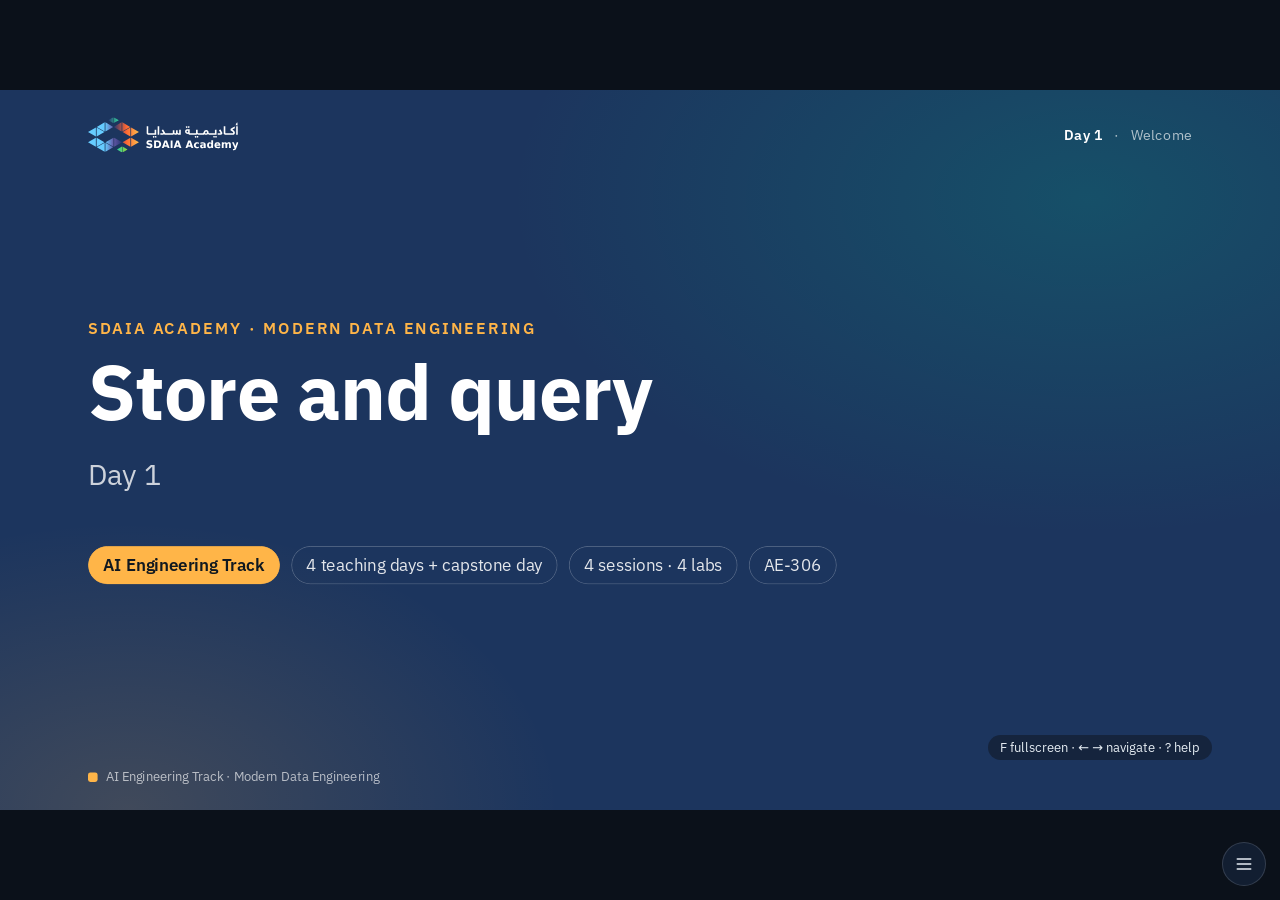
<file: slides/day1.html>
<!doctype html>
<html lang="en" dir="ltr" data-ax="deck" data-track="ai-engineering">
<head>
<meta charset="utf-8">
<meta name="viewport" content="width=device-width, initial-scale=1">
<title>Day 1 · Store and query · Modern Data Engineering</title>
<meta name="generator" content="SDAIA Academy engine 1.0.0">
<link rel="icon" href="../_engine/icon.svg">
<link rel="alternate" type="text/markdown" href="day1.md">
<link rel="describedby" href="../llms.txt">
<link rel="stylesheet" href="../_engine/academy.css">
</head>
<body>
<div class="deck" data-course="Modern Data Engineering" data-track="ai-engineering" data-day="Day 1">
<section class="slide title" id="title" data-auto="title" data-label="Welcome" data-n="1">
  <div class="kicker">SDAIA Academy · Modern Data Engineering</div>
  <h1>Store and query</h1>
  <p class="lead mt">Day 1</p>
  <div class="meta"><span class="track">AI Engineering Track</span><span>4 teaching days + capstone day</span><span>4 sessions · 4 labs</span><span>AE-306</span></div>
  <aside class="notes"><p>Open with Lujain Al-Zamil's problem: Qafila's finance controller has a monthly margin report and does not trust it. By the end of the week the room rebuilds it as one pipeline she can trust. Today: where the data lives, and how to query it so the number can be reproduced.</p></aside>
</section>

<section class="slide" id="agenda" data-auto="agenda" data-label="Agenda" data-n="2">
  <div class="kicker">Today</div>
  <h2>Store and query</h2>
  <div class="agenda"><div class="item"><div><b>Session 1 · Platform shapes</b><small>Transactional and analytical systems, ELT, and the layers of a lakehouse, placed on Qafila's workloads</small></div></div><div class="item"><div><b>Session 2 · Analytical SQL on a single node</b><small>Query extracts in place with an in-process engine and reproduce a number before trusting it</small></div></div><div class="item"><div><b>Session 3 · Window functions</b><small>Running totals, changes from the previous row and first and last per group, without collapsing rows</small></div></div><div class="item"><div><b>Session 4 · Columnar files and partitioning</b><small>Parquet, row-group statistics and partitions, measured in time and bytes</small></div></div></div>
  <aside class="notes"><p>Four sessions, each about 25 minutes of concepts and a 25-minute lab. Lab 1.2 is done without an AI assistant: say so now so nobody is surprised.</p></aside>
</section>

<!-- ======================= SESSION 1 ======================= -->
<section class="slide section" id="s1" data-auto="section" data-session="1" data-n="3">
  <div class="kicker">Session 1</div>
  <h1>Platform shapes</h1>
  <ul class="bullets outcomes"><li>Tell a transactional workload from an analytical one by its access pattern</li><li>Measure a point lookup and an aggregate on a row store and a column store</li><li>Place a workload in a layer and justify it in one sentence</li></ul>
  <div class="sess-no">01</div>
</section>

<section class="slide" data-label="Qafila" id="qafila-margin-problem" data-lo="LO1" data-n="4" data-session="1">
  <div class="kicker">The case for the week</div>
  <h2>Qafila's margin report is wrong, and nobody can say by how much</h2>
  <div class="cols cols-2">
    <ul class="bullets">
      <li><b>Qafila Trading</b>: a fictional importer and wholesaler in Jeddah, Riyadh and Dammam</li>
      <li>240 business customers, 18 suppliers in five countries, three currencies</li>
      <li>An order database, nightly extracts, a supplier price API, a change feed, shipment events</li>
      <li>All synthetic, written with a fixed seed: every number in this course can be reproduced</li>
    </ul>
    <div class="stack">
      <div class="card c-teal flat"><h4>Lujain Al-Zamil</h4><p class="small mb0">Finance controller. Signs the monthly margin. Does not trust it.</p></div>
      <div class="card c-cyan flat"><h4>Ammar Basri</h4><p class="small mb0">Procurement. Owns the supplier price feed.</p></div>
      <div class="card c-coral flat"><h4>Dalia Sabri</h4><p class="small mb0">Margin analyst. Reads the mart; must not read customer contacts.</p></div>
    </div>
  </div>
  <aside class="notes"><p>Introduce the three people once; they return every day. The data is generated by labs/qafila_data.py with seed 306, so the room's numbers match the slides. Twelve problems are planted in it; each is found by a named lab.</p></aside>
</section>

<section class="slide" data-label="Two workloads" id="two-access-patterns" data-lo="LO1" data-n="5" data-session="1">
  <div class="kicker">Transactional and analytical</div>
  <h2>The sales app and finance ask the same database opposite questions</h2>
  <table class="t">
    <tr><th></th><th>Sales app (transactional)</th><th>Finance (analytical)</th></tr>
    <tr><td>Rows touched</td><td>a few, found by key</td><td>millions, scanned</td></tr>
    <tr><td>Columns</td><td>all of one row</td><td>a few of every row</td></tr>
    <tr><td>Writes</td><td>many small, concurrent</td><td>none, or a nightly batch</td></tr>
    <tr><td>Who waits</td><td>a person, in milliseconds</td><td>a report, in seconds</td></tr>
  </table>
  <aside class="notes"><p>Ask the room which column of the table their own organisation's reports run against. The common answer is "the production database, at night": that works until the night gets shorter than the query.</p></aside>
</section>

<section class="slide" data-label="Rows or columns" id="rows-or-columns" data-lo="LO1" data-n="6" data-session="1">
  <div class="kicker">Storage layout</div>
  <h2>A row store keeps each order together; a column store keeps each field together</h2>
  <div class="cols cols-2">
    <div class="card c-navy"><h4>Row store (SQLite, PostgreSQL)</h4><p class="small mb0">One read returns a whole order line. An index on <code>order_id</code> finds it without scanning. Summing one field reads every field.</p></div>
    <div class="card c-teal"><h4>Column store (DuckDB, warehouses)</h4><p class="small mb0">A sum reads only <code>qty</code>, <code>unit_price_sar</code> and <code>discount_pct</code>, compressed and in batches. Fetching one whole row touches every column file.</p></div>
  </div>
  <aside class="notes"><p>Draw the same four order lines twice on the board: once as rows, once as columns. Circle what a monthly sum reads in each. Then what a lookup of one order reads.</p></aside>
</section>

<section class="slide" data-label="Measured" id="lookup-vs-aggregate-measured" data-lo="LO1" data-n="7" data-session="1">
  <div class="kicker">Lab 1.1 · full run, 552,090 lines</div>
  <h2>Each engine wins its own question by more than ten times</h2>
  <table class="t">
    <tr><th></th><th>Point lookup (one order)</th><th>Monthly aggregate</th></tr>
    <tr><td>SQLite (rows, indexed)</td><td><b>0.04 ms</b></td><td>662 ms</td></tr>
    <tr><td>DuckDB (columns)</td><td>1.87 ms</td><td><b>56 ms</b></td></tr>
  </table>
  <p class="small mt">Same lines, same SQL, one laptop. Your numbers will differ; the direction will not.</p>
  <aside class="notes"><p>These come from the course's full run of Lab 1.1 (the lines repeated 30 times). In quick mode the room sees smaller numbers in the same direction. The point is not that one engine is better: each layout serves one access pattern.</p></aside>
</section>

<section class="slide" data-label="ELT" id="elt-load-then-transform" data-lo="LO1" data-n="8" data-session="1">
  <div class="kicker">ELT</div>
  <h2>Copy first, transform where the analysis runs</h2>
  <div class="flow">
    <div class="step c-navy"><b>Extract</b>nightly copy of orders</div>
    <div class="arrow">→</div>
    <div class="step c-cyan"><b>Load</b>unchanged, into raw</div>
    <div class="arrow">→</div>
    <div class="step c-teal"><b>Transform</b>SQL in the analytical engine</div>
  </div>
  <ul class="bullets small mt">
    <li>Loading before transforming keeps the evidence: a wrong rule can be fixed and re-run on the raw copy.</li>
    <li>The transformation runs on the engine built for scans, not on the order database.</li>
  </ul>
  <aside class="notes"><p>ETL transformed before loading because storage was expensive. With cheap storage the order flipped. Qafila's old report is ETL in a spreadsheet: the raw data is gone after the macro runs, so nobody can say where a number came from.</p></aside>
</section>

<section class="slide" data-label="Layers" id="raw-staging-marts" data-lo="LO1" data-n="9" data-session="1">
  <div class="kicker">Layered refinement</div>
  <h2>Raw, staging and marts: each layer has one job</h2>
  <div class="cols cols-3 gap-s">
    <div class="card c-navy"><h4>Raw</h4><p class="small mb0">Exactly as received, dated, never edited. The extracts, the API pages, the change feed.</p></div>
    <div class="card c-cyan"><h4>Staging</h4><p class="small mb0">Typed, deduplicated, one row per key. One model per source table.</p></div>
    <div class="card c-teal"><h4>Marts</h4><p class="small mb0">Facts and dimensions that answer finance's questions. Tested.</p></div>
  </div>
  <p class="small mt">Some teams call them bronze, silver and gold. The names matter less than the rule: each layer reads only the one before.</p>
  <aside class="notes"><p>Point forward: Lab 1.2 works on raw, Day 2 builds staging, Day 3 builds the marts. Ask what goes wrong when a mart reads raw directly: every mart re-implements the deduplication, differently.</p></aside>
</section>

<section class="slide" data-label="Platforms" id="warehouse-lake-lakehouse" data-lo="LO1 LO5" data-n="10" data-session="1">
  <div class="kicker">Three platform shapes</div>
  <h2>Warehouse, lake, lakehouse: where the tables live and who can read them</h2>
  <table class="t small">
    <tr><th>Shape</th><th>Storage</th><th>Read by</th><th>Good at</th></tr>
    <tr><td>Warehouse</td><td>the engine's own format</td><td>that engine</td><td>modelled, tested tables; SQL</td></tr>
    <tr><td>Lake</td><td>open files (Parquet, JSON) on object storage</td><td>any engine</td><td>cheap raw history; no tables, no transactions</td></tr>
    <tr><td>Lakehouse</td><td>open files plus an open table format</td><td>several engines</td><td>tables with snapshots and schema changes over open files</td></tr>
  </table>
  <aside class="notes"><p>Examples, not endorsements: warehouses (BigQuery, Snowflake, Redshift, DuckDB as a local one); table formats (Apache Iceberg, Delta Lake, Apache Hudi). Day 4 Lab 4.1 writes the mart as an Iceberg table and reads it from DuckDB: the lakehouse in one notebook.</p></aside>
</section>

<section class="slide" id="checkpoint-1" data-lo="LO1" data-n="11" data-session="1">
  <div class="kicker">Checkpoint</div>
  <h2>The dashboard on the order database</h2>
  <div class="quiz" data-type="single" data-lo="LO1" data-id="checkpoint-1-q1">
    <p class="lead">Finance points a dashboard at Qafila's order database and refreshes the monthly margin every five minutes. What breaks first?</p>
    <div class="opts">
      <div class="opt" data-why="Assumes reads cannot hurt writes; long scans compete with the order flow for the same database" data-k="A">Nothing: the dashboard only reads</div>
      <div class="opt" data-ok data-k="B">The sales app slows down while the scans run</div>
      <div class="opt" data-why="Blames the storage size; three months of orders is small, the access pattern is the problem" data-k="C">The database runs out of disk</div>
      <div class="opt" data-why="Confuses freshness with correctness; a live query still counts the cancelled orders" data-k="D">The margin becomes correct because it is live</div>
    </div>
    <div class="callout tip why"><b>Why.</b> A transactional database is tuned for short reads and writes by key. Repeated full scans take its memory and locks from the orders being placed.</div>
  </div>
  <aside class="notes"><p>Answer: B. If the room picks A, return to the measured slide: the aggregate took 662 ms on the row store; every five minutes, all day, next to the sales app.</p></aside>
</section>

<section class="slide lab top" id="lab-1-1" data-auto="lab" data-lab="1.1" data-label="Lab 1.1" data-n="12" data-session="1">
  <div class="cols cols-2 mid"><div><div class="lab-tag">Lab 1.1 · 25 min</div><h2>Ten workloads, three layers</h2><p class="lead small">Time a point lookup and a monthly aggregate in SQLite and DuckDB, then place ten Qafila workloads in transactional, warehouse or lakehouse layers and justify each.</p><a class="nb" href="../labs/D1_1_platform_shapes.ipynb">D1_1_platform_shapes.ipynb</a></div><ul class="checklist"><li>Open the order database and the extracts <span class="min">4 min</span></li><li>A point lookup and an aggregate, in both engines <span class="min">7 min</span></li><li>Place ten workloads, with a reason each <span class="min">10 min</span></li><li>Compare with the key and defend one difference <span class="min">4 min</span></li><li class="stretch">✱ Stretch: Where would a nightly copy of the order database live, and why?</li></ul></div>
  <aside class="notes"><p>Run 00_setup_check first if anyone has not. Step 3 is the heart: walk the room and ask for the reason, not the layer. W02 and W08 produce the best arguments. Collect one disagreement with the key for the debrief.</p></aside>
</section>

<!-- ======================= SESSION 2 ======================= -->
<section class="slide section" id="s2" data-auto="section" data-session="2" data-n="13">
  <div class="kicker">Session 2</div>
  <h1>Analytical SQL on a single node</h1>
  <ul class="bullets outcomes"><li>Query CSV and JSON files in place with DuckDB</li><li>Join lines to a price list valid on the order date</li><li>Reproduce a reference figure and explain each difference</li></ul>
  <div class="sess-no">02</div>
</section>

<section class="slide" data-label="In process" id="duckdb-in-process" data-lo="LO1" data-n="14" data-session="2">
  <div class="kicker">An analytical engine in your notebook</div>
  <h2>DuckDB runs inside Python and reads files where they are</h2>
  <pre class="code" data-file="Lab 1.2"><code class="language-python"><span class="hljs-keyword">import</span> duckdb
con = duckdb.connect()
con.sql(<span class="hljs-string">&quot;&quot;&quot;
  SELECT status, count(*) AS orders
  FROM read_csv(&#x27;data/raw/extracts/orders.csv&#x27;)
  GROUP BY ALL&quot;&quot;&quot;</span>)</code></pre>
  <p class="small">No server, no load step: a CSV, Parquet or JSON file is a table. The same SQL later runs on a warehouse.</p>
  <aside class="notes"><p>Other in-process engines: Polars (SQL and dataframes, Day 2), chDB, DataFusion. DuckDB is the course's default because its SQL is close to the warehouses' and it reads every format we use. Show SUMMARIZE live: one line profiles a whole file.</p></aside>
</section>

<section class="slide" data-label="Profile" id="profile-before-query" data-lo="LO1" data-n="15" data-session="2">
  <div class="kicker">Before any sum</div>
  <h2>Profile the grain before you add anything up</h2>
  <div class="cols cols-2">
    <div class="stat center"><div class="big">18,630</div><div class="lbl">lines in the extract</div></div>
    <div class="stat center"><div class="big">18,403</div><div class="lbl">distinct (order, line) keys</div></div>
  </div>
  <p class="small mt">Two questions first: what is one row (the grain), and do the keys say so? Here they do not: 227 lines are there twice.</p>
  <aside class="notes"><p>From Lab 1.2 step 1. The check is one query: count(*) against count(DISTINCT key). Make it a habit for every new table; Day 3 turns it into a test that runs on every build.</p></aside>
</section>

<section class="slide" data-label="Joins" id="joins-that-multiply" data-lo="LO1" data-n="16" data-session="2">
  <div class="kicker">Joins</div>
  <h2>A join can multiply rows as easily as it drops them</h2>
  <table class="t small">
    <tr><th>Join</th><th>What happens to the order lines</th></tr>
    <tr><td>lines to orders on <code>order_id</code></td><td>same count: each line has one order</td></tr>
    <tr><td>lines to prices on <code>product_id</code> only</td><td>one row per price version: the count grows</td></tr>
    <tr><td>orders to customers, inner</td><td>orders of an erased customer disappear</td></tr>
  </table>
  <div class="callout warn small mt"><b>Count before and after every join.</b> A join that changes the count without a reason you can state is a defect.</div>
  <aside class="notes"><p>The third row is planted: customer C-1187 asked to be erased, so the customer row is gone and 13 orders have no customer. An inner join silently drops their revenue. Labs 1.3, 3.1 and 4.4 return to it.</p></aside>
</section>

<section class="slide" data-label="As-of" id="price-valid-on-date" data-lo="LO1" data-n="17" data-session="2">
  <div class="kicker">Cost at the right price</div>
  <h2>Join each line to the price valid on its order date</h2>
  <pre class="code s" data-file="Lab 1.2 · step 2"><code class="language-sql"><span class="hljs-keyword">JOIN</span> read_csv(<span class="hljs-string">&#x27;prices.csv&#x27;</span>) <span class="hljs-keyword">AS</span> pr
  <span class="hljs-keyword">ON</span> pr.product_id <span class="hljs-operator">=</span> l.product_id
 <span class="hljs-keyword">AND</span> o.order_date <span class="hljs-keyword">BETWEEN</span> pr.valid_from
                     <span class="hljs-keyword">AND</span> <span class="hljs-built_in">coalesce</span>(pr.valid_to, <span class="hljs-type">DATE</span> <span class="hljs-string">&#x27;9999-12-31&#x27;</span>)</code></pre>
  <ul class="bullets small">
    <li>58 products, 102 price versions: prices changed inside the quarter.</li>
    <li>Costing with today's price moves last month's margin every time procurement updates a price.</li>
    <li>Cartons become pieces first: <code>qty * units_per_carton</code>.</li>
  </ul>
  <aside class="notes"><p>The open end (valid_to empty) is the current price. Ask why BETWEEN is safe here: the ERP's ranges do not overlap and valid_to is inclusive. Day 2's type 2 dimension uses an exclusive end instead; say that both conventions exist and the model must state which.</p></aside>
</section>

<section class="slide" data-label="Reproduce" id="reproduce-before-trust" data-lo="LO1" data-n="18" data-session="2">
  <div class="kicker">Lab 1.2 · the gap</div>
  <h2>Summing every extract line reproduces the report nobody trusts</h2>
  <table class="t">
    <tr><th>August</th><th>Revenue (SAR)</th><th>Margin %</th></tr>
    <tr><td>Old report</td><td>23,219,590</td><td>24.23</td></tr>
    <tr><td>Finance's reference</td><td>22,305,918</td><td>24.27</td></tr>
  </table>
  <p class="small mt">Revenue is 4.1 percent too high, and the percentage hides it: both revenue and cost are inflated together.</p>
  <aside class="notes"><p>From the full run of Lab 1.2. This is why "the margin percentage looks right" is not evidence. Ask the room what could inflate revenue and cost by the same proportion: extra rows. Do not give the two defects away; the lab finds them.</p></aside>
</section>

<section class="slide" data-label="AI-off" id="ai-off-lab" data-lo="LO1" data-n="19" data-session="2">
  <div class="kicker">How this lab runs</div>
  <h2>Lab 1.2 is done without an AI assistant</h2>
  <div class="cols cols-2">
    <ul class="bullets small">
      <li>The evidence for this outcome is your queries and your note on two defects.</li>
      <li>Later labs allow an AI tutor for hints. Day 3 adds the skill that matters with assistants: verifying the SQL they write.</li>
      <li>The supervised entry and exit checks of SQL and modelling are AI-off too. Together they are 20% of your result.</li>
    </ul>
    <div class="card c-coral flat"><h4>Why</h4><p class="small mb0">You can only check a generated query if you can write and reason about one yourself.</p></div>
  </div>
  <aside class="notes"><p>The course's AI policy: AI-off in Lab 1.2 and the supervised checks, AI-tutor in the other labs (hints, never the answer), AI-full in the capstone. Close assistants now and collect nothing; trust the room.</p></aside>
</section>

<section class="slide" id="checkpoint-2" data-lo="LO1" data-n="20" data-session="2">
  <div class="kicker">Checkpoint</div>
  <h2>Above the reference</h2>
  <div class="quiz" data-type="single" data-lo="LO1" data-id="checkpoint-2-q1">
    <p class="lead">Your September revenue is 7 percent above finance's reference and the margin percentage is almost the same. Which check do you run first?</p>
    <div class="opts">
      <div class="opt" data-why="Starts from the prices; a wrong price moves cost alone and would shift the percentage" data-k="A">Compare every price with the ERP</div>
      <div class="opt" data-why="Starts from the currency; Qafila sells in riyals only, so no conversion touches revenue" data-k="B">Check the currency conversion</div>
      <div class="opt" data-ok data-k="C">Count rows against distinct order-line keys</div>
      <div class="opt" data-why="Starts from rounding; rounding moves riyals, not millions" data-k="D">Round each line before summing</div>
    </div>
    <div class="callout tip why"><b>Why.</b> Revenue and cost inflated by the same factor means extra rows. Rows against distinct keys at the expected grain finds them in one query.</div>
  </div>
  <aside class="notes"><p>Answer: C. September holds the re-sent batch of 14 September: 227 lines twice, worth 901,432 riyals of revenue.</p></aside>
</section>

<section class="slide lab top" id="lab-1-2" data-auto="lab" data-lab="1.2" data-label="Lab 1.2" data-n="21" data-session="2">
  <div class="cols cols-2 mid"><div><div class="lab-tag">Lab 1.2 · 25 min</div><h2>Reproduce the monthly margin</h2><p class="lead small">Query the raw extracts in place and reproduce finance's monthly margin without AI assistance; trace the gap to two defects and write them down.</p><a class="nb" href="../labs/D1_2_margin_sql.ipynb">D1_2_margin_sql.ipynb</a></div><ul class="checklist"><li>Read the extracts in place and profile them <span class="min">5 min</span></li><li>Revenue and cost per line, with the price valid on the order date <span class="min">8 min</span></li><li>The monthly margin against finance's reference <span class="min">6 min</span></li><li>Find the two defects and write the note <span class="min">6 min</span></li><li class="stretch">✱ Stretch: An incremental predicate: recompute only the month that changed</li></ul></div>
  <aside class="notes"><p>AI-off. Common failures: joining prices on product_id alone (the count grows: ask them to count); filtering status in the join and losing the cancelled revenue they need for the note. The note must say what each defect is worth: cancelled orders add 913,673 riyals in August; the repeated lines add 901,432 in September.</p></aside>
</section>

<!-- ======================= SESSION 3 ======================= -->
<section class="slide section" id="s3" data-auto="section" data-session="3" data-n="22">
  <div class="kicker">Session 3</div>
  <h1>Window functions</h1>
  <ul class="bullets outcomes"><li>Write a running total with a window frame</li><li>Detect changes with LAG over an ordered partition</li><li>Keep one row per group with ROW_NUMBER and QUALIFY</li></ul>
  <div class="sess-no">03</div>
</section>

<section class="slide" data-label="Keep the rows" id="over-keeps-rows" data-lo="LO1" data-n="23" data-session="3">
  <div class="kicker">GROUP BY and OVER</div>
  <h2>GROUP BY collapses rows; a window keeps them and adds a value</h2>
  <div class="cols cols-2">
    <pre class="code s" data-file="one row per day"><code class="language-sql"><span class="hljs-keyword">SELECT</span> order_date, <span class="hljs-built_in">sum</span>(revenue)
<span class="hljs-keyword">FROM</span> mart.fct_order_line
<span class="hljs-keyword">GROUP</span> <span class="hljs-keyword">BY</span> order_date</code></pre>
    <pre class="code s" data-file="every line, with its day"><code class="language-sql"><span class="hljs-keyword">SELECT</span> order_id, revenue,
  <span class="hljs-built_in">sum</span>(revenue) <span class="hljs-keyword">OVER</span> (
    <span class="hljs-keyword">PARTITION</span> <span class="hljs-keyword">BY</span> order_date)
<span class="hljs-keyword">FROM</span> mart.fct_order_line</code></pre>
  </div>
  <p class="small">One September week: 7 rows on the left, 1,228 on the right, each with its day's total beside it.</p>
  <aside class="notes"><p>From Lab 1.3 step 1. The window answers "this line's share of its day" without a self-join. Ask for another question that needs the row and the group together: each customer's order against the customer's average.</p></aside>
</section>

<section class="slide" data-label="The frame" id="partition-order-frame" data-lo="LO1" data-n="24" data-session="3">
  <div class="kicker">Three parts of OVER</div>
  <h2>Partition says where it restarts, order says what "so far" means</h2>
  <pre class="code" data-file="Lab 1.3 · step 2"><code class="language-sql"><span class="hljs-built_in">sum</span>(margin) <span class="hljs-keyword">OVER</span> (
  <span class="hljs-keyword">PARTITION</span> <span class="hljs-keyword">BY</span> <span class="hljs-keyword">month</span>              <span class="hljs-comment">-- restart each month</span>
  <span class="hljs-keyword">ORDER</span> <span class="hljs-keyword">BY</span> order_date             <span class="hljs-comment">-- &quot;so far&quot; in date order</span>
  <span class="hljs-keyword">ROWS</span> <span class="hljs-keyword">BETWEEN</span> UNBOUNDED PRECEDING
           <span class="hljs-keyword">AND</span> <span class="hljs-keyword">CURRENT</span> <span class="hljs-type">ROW</span>)        <span class="hljs-comment">-- the frame</span></code></pre>
  <p class="small">The last day of each month equals finance's monthly margin: 5,413,128 riyals for August.</p>
  <aside class="notes"><p>Without ROWS, an ORDER BY window uses RANGE: rows that tie on the order key are summed together. With one row per day it makes no difference; with lines it does. Say it once; the stretch of Lab 1.3 shows ties.</p></aside>
</section>

<section class="slide" data-label="LAG" id="lag-price-changes" data-lo="LO1" data-n="25" data-session="3">
  <div class="kicker">The previous row</div>
  <h2>LAG compares each price with the one before it</h2>
  <pre class="code s" data-file="Lab 1.3 · step 3"><code class="language-sql"><span class="hljs-built_in">lag</span>(cost_piece_sar) <span class="hljs-keyword">OVER</span> (
  <span class="hljs-keyword">PARTITION</span> <span class="hljs-keyword">BY</span> product_id <span class="hljs-keyword">ORDER</span> <span class="hljs-keyword">BY</span> valid_from) <span class="hljs-keyword">AS</span> previous_cost</code></pre>
  <table class="t small">
    <tr><th>Product</th><th>From</th><th>Previous</th><th>New</th><th>Change</th></tr>
    <tr><td>P-1004</td><td>13 Sep</td><td>2.73</td><td>3.06</td><td>+12.1%</td></tr>
    <tr><td>P-1019</td><td>15 Aug</td><td>14.51</td><td>16.24</td><td>+11.9%</td></tr>
    <tr><td>P-1016</td><td>22 Aug</td><td>28.08</td><td>31.27</td><td>+11.4%</td></tr>
  </table>
  <aside class="notes"><p>44 changes over the quarter, 17 above 5 percent: procurement's daily list (workload W08 of Lab 1.1). The first version of each product has no previous price; LAG returns NULL there, which is the right answer, and the lab filters it out.</p></aside>
</section>

<section class="slide" data-label="QUALIFY" id="qualify-one-per-group" data-lo="LO1" data-n="26" data-session="3">
  <div class="kicker">One row per group</div>
  <h2>ROW_NUMBER and QUALIFY keep the first or last row of each group</h2>
  <pre class="code s" data-file="deduplicate or pick the latest"><code class="language-sql"><span class="hljs-keyword">SELECT</span> <span class="hljs-operator">*</span> <span class="hljs-keyword">FROM</span> stg.orders
QUALIFY <span class="hljs-built_in">row_number</span>() <span class="hljs-keyword">OVER</span> (
  <span class="hljs-keyword">PARTITION</span> <span class="hljs-keyword">BY</span> customer_id <span class="hljs-keyword">ORDER</span> <span class="hljs-keyword">BY</span> created_at <span class="hljs-keyword">DESC</span>) <span class="hljs-operator">=</span> <span class="hljs-number">1</span></code></pre>
  <ul class="bullets small">
    <li>The same pattern deduplicates the re-sent lines of Lab 1.2 and picks the latest change event on Day 2.</li>
    <li>Windows run after WHERE, so WHERE cannot filter them; QUALIFY can.</li>
  </ul>
  <aside class="notes"><p>QUALIFY exists in DuckDB, Snowflake, BigQuery and Databricks; elsewhere wrap the query and filter outside. arg_min and arg_max are a shorter alternative for "the id at the earliest date".</p></aside>
</section>

<section class="slide" data-label="Incremental" id="incremental-predicates" data-lo="LO1" data-n="27" data-session="3">
  <div class="kicker">Incremental predicates</div>
  <h2>Recompute only the month that changed</h2>
  <div class="cols cols-2">
    <div class="stat center"><div class="big">17,665</div><div class="lbl">lines read by a full recompute</div></div>
    <div class="stat center"><div class="big">6,075</div><div class="lbl">lines read for October alone</div></div>
  </div>
  <p class="small mt">A predicate on the partition you know changed (<code>order_date &gt;= DATE '2026-10-01'</code>) turns a rebuild into an update. The result must equal the full recompute: test that.</p>
  <aside class="notes"><p>From the stretch of Lab 1.2. Windows complicate this: a running total for October needs nothing before October because it restarts each month, but a running total since the start of the year would need the last value of September. State what the window reads before making it incremental.</p></aside>
</section>

<section class="slide" id="checkpoint-3" data-lo="LO1" data-n="28" data-session="3">
  <div class="kicker">Checkpoint</div>
  <h2>A running total that never resets</h2>
  <div class="quiz" data-type="single" data-lo="LO1" data-id="checkpoint-3-q1">
    <p class="lead">Your margin-to-date keeps growing across August, September and October instead of restarting on the first of each month. What is missing?</p>
    <div class="opts">
      <div class="opt" data-ok data-k="A">PARTITION BY month in the window</div>
      <div class="opt" data-why="Confuses order with partition; ordering decides 'so far', not where the total restarts" data-k="B">ORDER BY month instead of order_date</div>
      <div class="opt" data-why="Moves the problem to GROUP BY, which collapses the days the running total needs" data-k="C">A GROUP BY month around the query</div>
      <div class="opt" data-why="Treats the frame as the restart; the frame sets how far back, inside a partition" data-k="D">ROWS BETWEEN 30 PRECEDING AND CURRENT ROW</div>
    </div>
    <div class="callout tip why"><b>Why.</b> The partition decides where a window starts again. Without it the whole table is one partition, so the total runs from the first day to the last.</div>
  </div>
  <aside class="notes"><p>Answer: A. The 30-row frame is a tempting wrong answer: it produces a moving 30-day sum, a different measure that only looks like a reset.</p></aside>
</section>

<section class="slide lab top" id="lab-1-3" data-auto="lab" data-lab="1.3" data-label="Lab 1.3" data-n="29" data-session="3">
  <div class="cols cols-2 mid"><div><div class="lab-tag">Lab 1.3 · 25 min</div><h2>Running margin, price changes, first and last orders</h2><p class="lead small">Compute the running margin by month, each supplier price change with its size, and every customer's first and last order.</p><a class="nb" href="../labs/D1_3_windows.ipynb">D1_3_windows.ipynb</a></div><ul class="checklist"><li>GROUP BY against OVER on one week <span class="min">4 min</span></li><li>Running margin that restarts each month <span class="min">6 min</span></li><li>Supplier price changes with LAG <span class="min">7 min</span></li><li>First and last order per customer <span class="min">8 min</span></li><li class="stretch">✱ Stretch: ROW_NUMBER, RANK and DENSE_RANK on a tie</li></ul></div>
  <aside class="notes"><p>The lab starts from the supplied fact table (Q.build_models), so a participant who did not finish Lab 1.2 starts level. Common failure in step 4: two row_number windows in one query and a WHERE on both; show the FILTER aggregate or arg_min instead. The orphan customer C-1187 appears at the end: ask why, and park the answer until Day 3.</p></aside>
</section>

<!-- ======================= SESSION 4 ======================= -->
<section class="slide section" id="s4" data-auto="section" data-session="4" data-n="30">
  <div class="kicker">Session 4</div>
  <h1>Columnar files and partitioning</h1>
  <ul class="bullets outcomes"><li>Convert row files to Parquet and compare size and scan time</li><li>Read row-group statistics and see which groups a filter skips</li><li>Partition by month and measure what a one-month query reads</li></ul>
  <div class="sess-no">04</div>
</section>

<section class="slide" data-label="Parquet" id="parquet-vs-csv" data-lo="LO5" data-n="31" data-session="4">
  <div class="kicker">Lab 1.4 · full run, 745,200 lines</div>
  <h2>The same lines as Parquet are seven times smaller and scan 25 times faster</h2>
  <div class="bars">
    <div class="row"><span>CSV size</span><div class="bar c-coral" style="--w:100%"></div><span class="val">71.1 MB</span></div>
    <div class="row"><span>Parquet size</span><div class="bar c-teal" style="--w:14%"></div><span class="val">9.6 MB</span></div>
    <div class="row"><span>CSV scan</span><div class="bar c-coral" style="--w:100%"></div><span class="val">545 ms</span></div>
    <div class="row"><span>Parquet scan</span><div class="bar c-teal" style="--w:4%"></div><span class="val">21 ms</span></div>
  </div>
  <aside class="notes"><p>Parquet stores each column together, compressed, with types: no parsing of text on every read. The scan reads only the columns the query names. Numbers from the course's full run; quick mode shows the same ratios on fewer rows.</p></aside>
</section>

<section class="slide" data-label="Row groups" id="row-group-statistics" data-lo="LO5" data-n="32" data-session="4">
  <div class="kicker">Inside a Parquet file</div>
  <h2>Each row group keeps the minimum and maximum of every column</h2>
  <div class="cols cols-2">
    <ul class="bullets small">
      <li>A reader checks the footer first and skips the row groups whose range cannot match the filter.</li>
      <li>Shuffled rows: every group spans every date, so nothing is skipped.</li>
      <li>Sorted rows: each group covers a few days.</li>
    </ul>
    <table class="t small">
      <tr><th>Rows</th><th>Groups that may hold 14 Sep</th></tr>
      <tr><td>shuffled</td><td>7 of 7</td></tr>
      <tr><td>sorted by date</td><td>2 of 15</td></tr>
    </table>
  </div>
  <aside class="notes"><p>Show parquet_metadata live: one row per row group and column with stats_min and stats_max. Sorting on write is free compared with what it saves on every read that filters on that column.</p></aside>
</section>

<section class="slide" data-label="Partitions" id="hive-partitions" data-lo="LO5" data-n="33" data-session="4">
  <div class="kicker">Partitioning</div>
  <h2>A folder per month lets the reader skip whole files</h2>
  <pre class="code s" data-file="Lab 1.4 · step 3"><code class="language-sql"><span class="hljs-keyword">COPY</span> big <span class="hljs-keyword">TO</span> <span class="hljs-string">&#x27;by_month&#x27;</span> (FORMAT parquet, PARTITION_BY (<span class="hljs-keyword">month</span>));
<span class="hljs-comment">-- by_month/month=2026-08/…  month=2026-09/…  month=2026-10/…</span>
<span class="hljs-keyword">SELECT</span> … <span class="hljs-keyword">FROM</span> read_parquet(<span class="hljs-string">&#x27;by_month/*/*.parquet&#x27;</span>, hive_partitioning <span class="hljs-operator">=</span> <span class="hljs-literal">true</span>)
<span class="hljs-keyword">WHERE</span> <span class="hljs-keyword">month</span> <span class="hljs-operator">=</span> <span class="hljs-string">&#x27;2026-09&#x27;</span>      <span class="hljs-comment">-- Scanning Files: 1/3</span></code></pre>
  <p class="small">The September query reads 2.8 MB of 9.6 MB. At this size the time hardly changes; on object storage the bytes are the bill.</p>
  <aside class="notes"><p>Be honest about the measurement: locally, 23 ms against 27 ms is noise. Pruning pays when the data is large or remote. The plan line "Scanning Files: 1/3" is the proof, from the stretch of Lab 1.4.</p></aside>
</section>

<section class="slide" data-label="Small files" id="too-many-small-files" data-lo="LO5" data-n="34" data-session="4">
  <div class="kicker">The opposite mistake</div>
  <h2>Partition by day and customer and a full scan is 180 times slower</h2>
  <div class="cols cols-2">
    <div class="stat center"><div class="big">3,841</div><div class="lbl">files, most under a kilobyte</div></div>
    <div class="stat center"><div class="big">15 ms → 2,725 ms</div><div class="lbl">one file against all of them</div></div>
  </div>
  <p class="small mt">Every file has a footer to open and a request to make. Partition on a column that queries filter by and that has few values.</p>
  <aside class="notes"><p>Streaming and frequent small appends make small files too; table formats answer with compaction, which Day 4 shows. Ask: which Qafila column would you partition the order lines by? Month, and nothing else at this size.</p></aside>
</section>

<section class="slide" id="checkpoint-4" data-lo="LO5" data-n="35" data-session="4">
  <div class="kicker">Checkpoint</div>
  <h2>The query that reads everything</h2>
  <div class="quiz" data-type="single" data-lo="LO5" data-id="checkpoint-4-q1">
    <p class="lead">The lines are partitioned by month, yet a query for September still scans all three folders. The filter is <code>WHERE strftime(order_date, '%Y-%m') = '2026-09'</code>. Why?</p>
    <div class="opts">
      <div class="opt" data-why="Blames the file format; Parquet partitions prune when the filter names them" data-k="A">Parquet cannot prune folders</div>
      <div class="opt" data-why="Blames the row groups; statistics work inside a file, the folders are skipped before that" data-k="B">The row groups are not sorted</div>
      <div class="opt" data-why="Blames the size; pruning does not depend on how big the folders are" data-k="C">Three folders are too few to prune</div>
      <div class="opt" data-ok data-k="D">The filter is on order_date, not on the partition column month</div>
    </div>
    <div class="callout tip why"><b>Why.</b> The reader prunes folders by the partition column's value. A filter on another column, even one that implies the month, cannot be matched to folder names.</div>
  </div>
  <aside class="notes"><p>Answer: D. Fix: filter on month = '2026-09', or partition by a column the queries already use. Table formats (Day 4) solve this with hidden partitioning: the table knows month is derived from order_date.</p></aside>
</section>

<section class="slide lab top" id="lab-1-4" data-auto="lab" data-lab="1.4" data-label="Lab 1.4" data-n="36" data-session="4">
  <div class="cols cols-2 mid"><div><div class="lab-tag">Lab 1.4 · 25 min</div><h2>Partitioned columnar files, measured</h2><p class="lead small">Convert the order-line extracts to Parquet partitioned by month, and measure query time and bytes read against the CSV.</p><a class="nb" href="../labs/D1_4_columnar.ipynb">D1_4_columnar.ipynb</a></div><ul class="checklist"><li>CSV against Parquet: size and scan time <span class="min">6 min</span></li><li>Row groups and their statistics <span class="min">6 min</span></li><li>Partition by month and query one month <span class="min">8 min</span></li><li>Too many small files, measured <span class="min">5 min</span></li><li class="stretch">✱ Stretch: Prove the pruning in the query plan</li></ul></div>
  <aside class="notes"><p>Step 4 writes thousands of files: on a slow laptop or Colab it can take a minute; quick mode keeps it short. Remind the room to delete labs/artifacts afterwards. If a participant's partitioned query is slower than the single file, that is the honest result at this size: ask them to count bytes, not milliseconds.</p></aside>
</section>

<section class="slide" data-label="Recap" id="day-1-recap" data-lo="LO1" data-n="37" data-session="4">
  <div class="kicker">Day 1</div>
  <h2>Three things to keep from today</h2>
  <div class="cols cols-3 gap-s">
    <div class="card c-teal"><h4>Match the store to the question</h4><p class="small mb0">Rows for lookups by key, columns for scans. Analytics runs on a copy.</p></div>
    <div class="card c-cyan"><h4>Reproduce before you trust</h4><p class="small mb0">Count against keys, join on the valid price, and match a reference to the riyal.</p></div>
    <div class="card c-coral"><h4>Lay files out for the reads</h4><p class="small mb0">Parquet, sorted, partitioned by what queries filter on, not too small.</p></div>
  </div>
  <aside class="notes"><p>Ask two participants to read their defect note from Lab 1.2 aloud. The best notes say what the defect is worth in riyals and the rule that fixes it.</p></aside>
</section>

<section class="slide dark" data-label="Tomorrow" id="tomorrow-ingest" data-n="38" data-session="4">
  <div class="kicker">Day 2 · Ingest and clean</div>
  <h2>Tomorrow the data stops arriving as tidy extracts</h2>
  <ul class="bullets">
    <li>A paginated supplier price API that throttles you and re-sends corrections</li>
    <li>A change feed with duplicates, events out of order and a deleted supplier</li>
    <li>Prices in three currencies, per carton or per piece, with Arabic names spelt four ways</li>
  </ul>
  <p class="small">Before tomorrow: make sure <code>uv run python -c "import dlt, polars"</code> works, or open Lab 2.1 in Colab once.</p>
  <aside class="notes"><p>The pre-work for Day 2 is the setup check only. Participants who struggled today start level tomorrow: every Day 2 lab loads its own reference state.</p></aside>
</section>
</div>
<script type="application/json" id="academy-data">{"v":1,"engine":"1.0.0","build":{"at":"2026-11-24T16:23:26Z","version":"2027.2.0","commit":"b55d5bf"},"course":{"id":"ae-306","code":"AE-306","title":"Modern Data Engineering","track":"ai-engineering","lang":"en","dir":"ltr","url":"https://sdaiaacademy.github.io/ae-306/","repo":"SDAIAAcademy/ae-306","home":"../index.html"},"deck":{"id":"day1","kind":"day","day":1,"label":"Day 1","title":"Store and query","prev":null,"next":"day2.html","md":"day1.md","alt":{}},"sessions":[{"n":1,"label":"Session 1","title":"Platform shapes","slide":"s1","outcomes":["Tell a transactional workload from an analytical one by its access pattern","Measure a point lookup and an aggregate on a row store and a column store","Place a workload in a layer and justify it in one sentence"],"minutes":50,"lab":{"id":"1.1","title":"Ten workloads, three layers","minutes":25,"href":"../labs/D1_1_platform_shapes.ipynb"}},{"n":2,"label":"Session 2","title":"Analytical SQL on a single node","slide":"s2","outcomes":["Query CSV and JSON files in place with DuckDB","Join lines to a price list valid on the order date","Reproduce a reference figure and explain each difference"],"minutes":50,"lab":{"id":"1.2","title":"Reproduce the monthly margin","minutes":25,"href":"../labs/D1_2_margin_sql.ipynb"}},{"n":3,"label":"Session 3","title":"Window functions","slide":"s3","outcomes":["Write a running total with a window frame","Detect changes with LAG over an ordered partition","Keep one row per group with ROW_NUMBER and QUALIFY"],"minutes":50,"lab":{"id":"1.3","title":"Running margin, price changes, first and last orders","minutes":25,"href":"../labs/D1_3_windows.ipynb"}},{"n":4,"label":"Session 4","title":"Columnar files and partitioning","slide":"s4","outcomes":["Convert row files to Parquet and compare size and scan time","Read row-group statistics and see which groups a filter skips","Partition by month and measure what a one-month query reads"],"minutes":50,"lab":{"id":"1.4","title":"Partitioned columnar files, measured","minutes":25,"href":"../labs/D1_4_columnar.ipynb"}}],"slides":[{"id":"title","n":1,"title":"Store and query","kind":"title","session":0,"hash":"8284329f","md":"#### [day1#title] Store and query\n\n*SDAIA Academy · Modern Data Engineering*\n\nDay 1\n\nAI Engineering Track · 4 teaching days + capstone day · 4 sessions · 4 labs · AE-306","notes":"Open with Lujain Al-Zamil's problem: Qafila's finance controller has a monthly margin report and does not trust it. By the end of the week the room rebuilds it as one pipeline she can trust. Today: where the data lives, and how to query it so the number can be reproduced.","minutes":null,"lo":[]},{"id":"agenda","n":2,"title":"Store and query","kind":"content","session":0,"hash":"f5bda58a","md":"#### [day1#agenda] Store and query\n\n*Today*\n\n- **Session 1 · Platform shapes**: Transactional and analytical systems, ELT, and the layers of a lakehouse, placed on Qafila's workloads\n- **Session 2 · Analytical SQL on a single node**: Query extracts in place with an in-process engine and reproduce a number before trusting it\n- **Session 3 · Window functions**: Running totals, changes from the previous row and first and last per group, without collapsing rows\n- **Session 4 · Columnar files and partitioning**: Parquet, row-group statistics and partitions, measured in time and bytes","notes":"Four sessions, each about 25 minutes of concepts and a 25-minute lab. Lab 1.2 is done without an AI assistant: say so now so nobody is surprised.","minutes":null,"lo":[]},{"id":"s1","n":3,"title":"Platform shapes","kind":"section","session":1,"hash":"13fe2736","md":"#### [day1#s1] Platform shapes\n\n*Session 1*\n\n- Tell a transactional workload from an analytical one by its access pattern\n- Measure a point lookup and an aggregate on a row store and a column store\n- Place a workload in a layer and justify it in one sentence","notes":"","minutes":null,"lo":["LO1"]},{"id":"qafila-margin-problem","n":4,"title":"Qafila's margin report is wrong, and nobody can say by how much","kind":"content","session":1,"hash":"629a82f0","md":"#### [day1#qafila-margin-problem] Qafila's margin report is wrong, and nobody can say by how much\n\n*The case for the week*\n\n- **Qafila Trading**: a fictional importer and wholesaler in Jeddah, Riyadh and Dammam\n- 240 business customers, 18 suppliers in five countries, three currencies\n- An order database, nightly extracts, a supplier price API, a change feed, shipment events\n- All synthetic, written with a fixed seed: every number in this course can be reproduced\n\n- **Lujain Al-Zamil.** Finance controller. Signs the monthly margin. Does not trust it.\n- **Ammar Basri.** Procurement. Owns the supplier price feed.\n- **Dalia Sabri.** Margin analyst. Reads the mart; must not read customer contacts.","notes":"Introduce the three people once; they return every day. The data is generated by labs/qafila_data.py with seed 306, so the room's numbers match the slides. Twelve problems are planted in it; each is found by a named lab.","minutes":null,"lo":["LO1"]},{"id":"two-access-patterns","n":5,"title":"The sales app and finance ask the same database opposite questions","kind":"content","session":1,"hash":"6d0cae9c","md":"#### [day1#two-access-patterns] The sales app and finance ask the same database opposite questions\n\n*Transactional and analytical*\n\n|  | Sales app (transactional) | Finance (analytical) |\n| --- | --- | --- |\n| Rows touched | a few, found by key | millions, scanned |\n| Columns | all of one row | a few of every row |\n| Writes | many small, concurrent | none, or a nightly batch |\n| Who waits | a person, in milliseconds | a report, in seconds |","notes":"Ask the room which column of the table their own organisation's reports run against. The common answer is \"the production database, at night\": that works until the night gets shorter than the query.","minutes":null,"lo":["LO1"]},{"id":"rows-or-columns","n":6,"title":"A row store keeps each order together; a column store keeps each field together","kind":"content","session":1,"hash":"106311b5","md":"#### [day1#rows-or-columns] A row store keeps each order together; a column store keeps each field together\n\n*Storage layout*\n\n- **Row store (SQLite, PostgreSQL).** One read returns a whole order line. An index on `order_id` finds it without scanning. Summing one field reads every field.\n- **Column store (DuckDB, warehouses).** A sum reads only `qty`, `unit_price_sar` and `discount_pct`, compressed and in batches. Fetching one whole row touches every column file.","notes":"Draw the same four order lines twice on the board: once as rows, once as columns. Circle what a monthly sum reads in each. Then what a lookup of one order reads.","minutes":null,"lo":["LO1"]},{"id":"lookup-vs-aggregate-measured","n":7,"title":"Each engine wins its own question by more than ten times","kind":"content","session":1,"hash":"302b6bcf","md":"#### [day1#lookup-vs-aggregate-measured] Each engine wins its own question by more than ten times\n\n*Lab 1.1 · full run, 552,090 lines*\n\n|  | Point lookup (one order) | Monthly aggregate |\n| --- | --- | --- |\n| SQLite (rows, indexed) | **0.04 ms** | 662 ms |\n| DuckDB (columns) | 1.87 ms | **56 ms** |\n\nSame lines, same SQL, one laptop. Your numbers will differ; the direction will not.","notes":"These come from the course's full run of Lab 1.1 (the lines repeated 30 times). In quick mode the room sees smaller numbers in the same direction. The point is not that one engine is better: each layout serves one access pattern.","minutes":null,"lo":["LO1"]},{"id":"elt-load-then-transform","n":8,"title":"Copy first, transform where the analysis runs","kind":"content","session":1,"hash":"7dd8a8b7","md":"#### [day1#elt-load-then-transform] Copy first, transform where the analysis runs\n\n*ELT*\n\n**Extract** nightly copy of orders → **Load** unchanged, into raw → **Transform** SQL in the analytical engine\n\n- Loading before transforming keeps the evidence: a wrong rule can be fixed and re-run on the raw copy.\n- The transformation runs on the engine built for scans, not on the order database.","notes":"ETL transformed before loading because storage was expensive. With cheap storage the order flipped. Qafila's old report is ETL in a spreadsheet: the raw data is gone after the macro runs, so nobody can say where a number came from.","minutes":null,"lo":["LO1"]},{"id":"raw-staging-marts","n":9,"title":"Raw, staging and marts: each layer has one job","kind":"content","session":1,"hash":"8ff8df6c","md":"#### [day1#raw-staging-marts] Raw, staging and marts: each layer has one job\n\n*Layered refinement*\n\n- **Raw.** Exactly as received, dated, never edited. The extracts, the API pages, the change feed.\n- **Staging.** Typed, deduplicated, one row per key. One model per source table.\n- **Marts.** Facts and dimensions that answer finance's questions. Tested.\n\nSome teams call them bronze, silver and gold. The names matter less than the rule: each layer reads only the one before.","notes":"Point forward: Lab 1.2 works on raw, Day 2 builds staging, Day 3 builds the marts. Ask what goes wrong when a mart reads raw directly: every mart re-implements the deduplication, differently.","minutes":null,"lo":["LO1"]},{"id":"warehouse-lake-lakehouse","n":10,"title":"Warehouse, lake, lakehouse: where the tables live and who can read them","kind":"content","session":1,"hash":"d9a1779c","md":"#### [day1#warehouse-lake-lakehouse] Warehouse, lake, lakehouse: where the tables live and who can read them\n\n*Three platform shapes*\n\n| Shape | Storage | Read by | Good at |\n| --- | --- | --- | --- |\n| Warehouse | the engine's own format | that engine | modelled, tested tables; SQL |\n| Lake | open files (Parquet, JSON) on object storage | any engine | cheap raw history; no tables, no transactions |\n| Lakehouse | open files plus an open table format | several engines | tables with snapshots and schema changes over open files |","notes":"Examples, not endorsements: warehouses (BigQuery, Snowflake, Redshift, DuckDB as a local one); table formats (Apache Iceberg, Delta Lake, Apache Hudi). Day 4 Lab 4.1 writes the mart as an Iceberg table and reads it from DuckDB: the lakehouse in one notebook.","minutes":null,"lo":["LO1","LO5"]},{"id":"checkpoint-1","n":11,"title":"The dashboard on the order database","kind":"quiz","session":1,"hash":"072a9168","md":"#### [day1#checkpoint-1] The dashboard on the order database\n\n*Checkpoint*\n\n**Question:** Finance points a dashboard at Qafila's order database and refreshes the monthly margin every five minutes. What breaks first?\n\n- A. Nothing: the dashboard only reads\n- B. The sales app slows down while the scans run\n- C. The database runs out of disk\n- D. The margin becomes correct because it is live","notes":"Answer: B. If the room picks A, return to the measured slide: the aggregate took 662 ms on the row store; every five minutes, all day, next to the sales app.","minutes":null,"lo":["LO1"]},{"id":"lab-1-1","n":12,"title":"Ten workloads, three layers","kind":"lab","session":1,"hash":"79f5371c","md":"#### [day1#lab-1-1] Ten workloads, three layers\n\nLab 1.1 · 25 min\n\nTime a point lookup and a monthly aggregate in SQLite and DuckDB, then place ten Qafila workloads in transactional, warehouse or lakehouse layers and justify each.\n\n[D1_1_platform_shapes.ipynb](https://sdaiaacademy.github.io/ae-306/labs/D1_1_platform_shapes.ipynb)\n\n- [ ] Open the order database and the extracts (4 min)\n- [ ] A point lookup and an aggregate, in both engines (7 min)\n- [ ] Place ten workloads, with a reason each (10 min)\n- [ ] Compare with the key and defend one difference (4 min)\n- [ ] ✱ Stretch: Where would a nightly copy of the order database live, and why?","notes":"Run 00_setup_check first if anyone has not. Step 3 is the heart: walk the room and ask for the reason, not the layer. W02 and W08 produce the best arguments. Collect one disagreement with the key for the debrief.","minutes":null,"lo":[]},{"id":"s2","n":13,"title":"Analytical SQL on a single node","kind":"section","session":2,"hash":"a1237a0b","md":"#### [day1#s2] Analytical SQL on a single node\n\n*Session 2*\n\n- Query CSV and JSON files in place with DuckDB\n- Join lines to a price list valid on the order date\n- Reproduce a reference figure and explain each difference","notes":"","minutes":null,"lo":["LO1"]},{"id":"duckdb-in-process","n":14,"title":"DuckDB runs inside Python and reads files where they are","kind":"content","session":2,"hash":"2c981e1a","md":"#### [day1#duckdb-in-process] DuckDB runs inside Python and reads files where they are\n\n*An analytical engine in your notebook*\n\n```python\n# file: Lab 1.2\nimport duckdb\ncon = duckdb.connect()\ncon.sql(\"\"\"\n  SELECT status, count(*) AS orders\n  FROM read_csv('data/raw/extracts/orders.csv')\n  GROUP BY ALL\"\"\")\n```\n\nNo server, no load step: a CSV, Parquet or JSON file is a table. The same SQL later runs on a warehouse.","notes":"Other in-process engines: Polars (SQL and dataframes, Day 2), chDB, DataFusion. DuckDB is the course's default because its SQL is close to the warehouses' and it reads every format we use. Show SUMMARIZE live: one line profiles a whole file.","minutes":null,"lo":["LO1"]},{"id":"profile-before-query","n":15,"title":"Profile the grain before you add anything up","kind":"content","session":2,"hash":"e886a8b0","md":"#### [day1#profile-before-query] Profile the grain before you add anything up\n\n*Before any sum*\n\n- **18,630** lines in the extract\n- **18,403** distinct (order, line) keys\n\nTwo questions first: what is one row (the grain), and do the keys say so? Here they do not: 227 lines are there twice.","notes":"From Lab 1.2 step 1. The check is one query: count(\\*) against count(DISTINCT key). Make it a habit for every new table; Day 3 turns it into a test that runs on every build.","minutes":null,"lo":["LO1"]},{"id":"joins-that-multiply","n":16,"title":"A join can multiply rows as easily as it drops them","kind":"content","session":2,"hash":"93e1b06d","md":"#### [day1#joins-that-multiply] A join can multiply rows as easily as it drops them\n\n*Joins*\n\n| Join | What happens to the order lines |\n| --- | --- |\n| lines to orders on `order_id` | same count: each line has one order |\n| lines to prices on `product_id` only | one row per price version: the count grows |\n| orders to customers, inner | orders of an erased customer disappear |\n\n> **Count before and after every join.** A join that changes the count without a reason you can state is a defect.","notes":"The third row is planted: customer C-1187 asked to be erased, so the customer row is gone and 13 orders have no customer. An inner join silently drops their revenue. Labs 1.3, 3.1 and 4.4 return to it.","minutes":null,"lo":["LO1"]},{"id":"price-valid-on-date","n":17,"title":"Join each line to the price valid on its order date","kind":"content","session":2,"hash":"e2716839","md":"#### [day1#price-valid-on-date] Join each line to the price valid on its order date\n\n*Cost at the right price*\n\n```sql\n-- file: Lab 1.2 · step 2\nJOIN read_csv('prices.csv') AS pr\n  ON pr.product_id = l.product_id\n AND o.order_date BETWEEN pr.valid_from\n                     AND coalesce(pr.valid_to, DATE '9999-12-31')\n```\n\n- 58 products, 102 price versions: prices changed inside the quarter.\n- Costing with today's price moves last month's margin every time procurement updates a price.\n- Cartons become pieces first: `qty * units_per_carton`.","notes":"The open end (valid_to empty) is the current price. Ask why BETWEEN is safe here: the ERP's ranges do not overlap and valid_to is inclusive. Day 2's type 2 dimension uses an exclusive end instead; say that both conventions exist and the model must state which.","minutes":null,"lo":["LO1"]},{"id":"reproduce-before-trust","n":18,"title":"Summing every extract line reproduces the report nobody trusts","kind":"content","session":2,"hash":"e5c80892","md":"#### [day1#reproduce-before-trust] Summing every extract line reproduces the report nobody trusts\n\n*Lab 1.2 · the gap*\n\n| August | Revenue (SAR) | Margin % |\n| --- | --- | --- |\n| Old report | 23,219,590 | 24.23 |\n| Finance's reference | 22,305,918 | 24.27 |\n\nRevenue is 4.1 percent too high, and the percentage hides it: both revenue and cost are inflated together.","notes":"From the full run of Lab 1.2. This is why \"the margin percentage looks right\" is not evidence. Ask the room what could inflate revenue and cost by the same proportion: extra rows. Do not give the two defects away; the lab finds them.","minutes":null,"lo":["LO1"]},{"id":"ai-off-lab","n":19,"title":"Lab 1.2 is done without an AI assistant","kind":"content","session":2,"hash":"669f18fa","md":"#### [day1#ai-off-lab] Lab 1.2 is done without an AI assistant\n\n*How this lab runs*\n\n- The evidence for this outcome is your queries and your note on two defects.\n- Later labs allow an AI tutor for hints. Day 3 adds the skill that matters with assistants: verifying the SQL they write.\n- The supervised entry and exit checks of SQL and modelling are AI-off too. Together they are 20% of your result.\n\n- **Why.** You can only check a generated query if you can write and reason about one yourself.","notes":"The course's AI policy: AI-off in Lab 1.2 and the supervised checks, AI-tutor in the other labs (hints, never the answer), AI-full in the capstone. Close assistants now and collect nothing; trust the room.","minutes":null,"lo":["LO1"]},{"id":"checkpoint-2","n":20,"title":"Above the reference","kind":"quiz","session":2,"hash":"99378684","md":"#### [day1#checkpoint-2] Above the reference\n\n*Checkpoint*\n\n**Question:** Your September revenue is 7 percent above finance's reference and the margin percentage is almost the same. Which check do you run first?\n\n- A. Compare every price with the ERP\n- B. Check the currency conversion\n- C. Count rows against distinct order-line keys\n- D. Round each line before summing","notes":"Answer: C. September holds the re-sent batch of 14 September: 227 lines twice, worth 901,432 riyals of revenue.","minutes":null,"lo":["LO1"]},{"id":"lab-1-2","n":21,"title":"Reproduce the monthly margin","kind":"lab","session":2,"hash":"16e3e59a","md":"#### [day1#lab-1-2] Reproduce the monthly margin\n\nLab 1.2 · 25 min\n\nQuery the raw extracts in place and reproduce finance's monthly margin without AI assistance; trace the gap to two defects and write them down.\n\n[D1_2_margin_sql.ipynb](https://sdaiaacademy.github.io/ae-306/labs/D1_2_margin_sql.ipynb)\n\n- [ ] Read the extracts in place and profile them (5 min)\n- [ ] Revenue and cost per line, with the price valid on the order date (8 min)\n- [ ] The monthly margin against finance's reference (6 min)\n- [ ] Find the two defects and write the note (6 min)\n- [ ] ✱ Stretch: An incremental predicate: recompute only the month that changed","notes":"AI-off. Common failures: joining prices on product_id alone (the count grows: ask them to count); filtering status in the join and losing the cancelled revenue they need for the note. The note must say what each defect is worth: cancelled orders add 913,673 riyals in August; the repeated lines add 901,432 in September.","minutes":null,"lo":[]},{"id":"s3","n":22,"title":"Window functions","kind":"section","session":3,"hash":"1b78692e","md":"#### [day1#s3] Window functions\n\n*Session 3*\n\n- Write a running total with a window frame\n- Detect changes with LAG over an ordered partition\n- Keep one row per group with ROW_NUMBER and QUALIFY","notes":"","minutes":null,"lo":["LO1"]},{"id":"over-keeps-rows","n":23,"title":"GROUP BY collapses rows; a window keeps them and adds a value","kind":"content","session":3,"hash":"aa3f02ce","md":"#### [day1#over-keeps-rows] GROUP BY collapses rows; a window keeps them and adds a value\n\n*GROUP BY and OVER*\n\n```sql\n-- file: one row per day\nSELECT order_date, sum(revenue)\nFROM mart.fct_order_line\nGROUP BY order_date\n```\n\n```sql\n-- file: every line, with its day\nSELECT order_id, revenue,\n  sum(revenue) OVER (\n    PARTITION BY order_date)\nFROM mart.fct_order_line\n```\n\nOne September week: 7 rows on the left, 1,228 on the right, each with its day's total beside it.","notes":"From Lab 1.3 step 1. The window answers \"this line's share of its day\" without a self-join. Ask for another question that needs the row and the group together: each customer's order against the customer's average.","minutes":null,"lo":["LO1"]},{"id":"partition-order-frame","n":24,"title":"Partition says where it restarts, order says what \"so far\" means","kind":"content","session":3,"hash":"a9fece94","md":"#### [day1#partition-order-frame] Partition says where it restarts, order says what \"so far\" means\n\n*Three parts of OVER*\n\n```sql\n-- file: Lab 1.3 · step 2\nsum(margin) OVER (\n  PARTITION BY month              -- restart each month\n  ORDER BY order_date             -- \"so far\" in date order\n  ROWS BETWEEN UNBOUNDED PRECEDING\n           AND CURRENT ROW)        -- the frame\n```\n\nThe last day of each month equals finance's monthly margin: 5,413,128 riyals for August.","notes":"Without ROWS, an ORDER BY window uses RANGE: rows that tie on the order key are summed together. With one row per day it makes no difference; with lines it does. Say it once; the stretch of Lab 1.3 shows ties.","minutes":null,"lo":["LO1"]},{"id":"lag-price-changes","n":25,"title":"LAG compares each price with the one before it","kind":"content","session":3,"hash":"2f82afc4","md":"#### [day1#lag-price-changes] LAG compares each price with the one before it\n\n*The previous row*\n\n```sql\n-- file: Lab 1.3 · step 3\nlag(cost_piece_sar) OVER (\n  PARTITION BY product_id ORDER BY valid_from) AS previous_cost\n```\n\n| Product | From | Previous | New | Change |\n| --- | --- | --- | --- | --- |\n| P-1004 | 13 Sep | 2.73 | 3.06 | +12.1% |\n| P-1019 | 15 Aug | 14.51 | 16.24 | +11.9% |\n| P-1016 | 22 Aug | 28.08 | 31.27 | +11.4% |","notes":"44 changes over the quarter, 17 above 5 percent: procurement's daily list (workload W08 of Lab 1.1). The first version of each product has no previous price; LAG returns NULL there, which is the right answer, and the lab filters it out.","minutes":null,"lo":["LO1"]},{"id":"qualify-one-per-group","n":26,"title":"ROW_NUMBER and QUALIFY keep the first or last row of each group","kind":"content","session":3,"hash":"27443496","md":"#### [day1#qualify-one-per-group] ROW_NUMBER and QUALIFY keep the first or last row of each group\n\n*One row per group*\n\n```sql\n-- file: deduplicate or pick the latest\nSELECT * FROM stg.orders\nQUALIFY row_number() OVER (\n  PARTITION BY customer_id ORDER BY created_at DESC) = 1\n```\n\n- The same pattern deduplicates the re-sent lines of Lab 1.2 and picks the latest change event on Day 2.\n- Windows run after WHERE, so WHERE cannot filter them; QUALIFY can.","notes":"QUALIFY exists in DuckDB, Snowflake, BigQuery and Databricks; elsewhere wrap the query and filter outside. arg_min and arg_max are a shorter alternative for \"the id at the earliest date\".","minutes":null,"lo":["LO1"]},{"id":"incremental-predicates","n":27,"title":"Recompute only the month that changed","kind":"content","session":3,"hash":"4e44126e","md":"#### [day1#incremental-predicates] Recompute only the month that changed\n\n*Incremental predicates*\n\n- **17,665** lines read by a full recompute\n- **6,075** lines read for October alone\n\nA predicate on the partition you know changed (`order_date >= DATE '2026-10-01'`) turns a rebuild into an update. The result must equal the full recompute: test that.","notes":"From the stretch of Lab 1.2. Windows complicate this: a running total for October needs nothing before October because it restarts each month, but a running total since the start of the year would need the last value of September. State what the window reads before making it incremental.","minutes":null,"lo":["LO1"]},{"id":"checkpoint-3","n":28,"title":"A running total that never resets","kind":"quiz","session":3,"hash":"375e48c0","md":"#### [day1#checkpoint-3] A running total that never resets\n\n*Checkpoint*\n\n**Question:** Your margin-to-date keeps growing across August, September and October instead of restarting on the first of each month. What is missing?\n\n- A. PARTITION BY month in the window\n- B. ORDER BY month instead of order_date\n- C. A GROUP BY month around the query\n- D. ROWS BETWEEN 30 PRECEDING AND CURRENT ROW","notes":"Answer: A. The 30-row frame is a tempting wrong answer: it produces a moving 30-day sum, a different measure that only looks like a reset.","minutes":null,"lo":["LO1"]},{"id":"lab-1-3","n":29,"title":"Running margin, price changes, first and last orders","kind":"lab","session":3,"hash":"ed659da7","md":"#### [day1#lab-1-3] Running margin, price changes, first and last orders\n\nLab 1.3 · 25 min\n\nCompute the running margin by month, each supplier price change with its size, and every customer's first and last order.\n\n[D1_3_windows.ipynb](https://sdaiaacademy.github.io/ae-306/labs/D1_3_windows.ipynb)\n\n- [ ] GROUP BY against OVER on one week (4 min)\n- [ ] Running margin that restarts each month (6 min)\n- [ ] Supplier price changes with LAG (7 min)\n- [ ] First and last order per customer (8 min)\n- [ ] ✱ Stretch: ROW_NUMBER, RANK and DENSE_RANK on a tie","notes":"The lab starts from the supplied fact table (Q.build_models), so a participant who did not finish Lab 1.2 starts level. Common failure in step 4: two row_number windows in one query and a WHERE on both; show the FILTER aggregate or arg_min instead. The orphan customer C-1187 appears at the end: ask why, and park the answer until Day 3.","minutes":null,"lo":[]},{"id":"s4","n":30,"title":"Columnar files and partitioning","kind":"section","session":4,"hash":"13529137","md":"#### [day1#s4] Columnar files and partitioning\n\n*Session 4*\n\n- Convert row files to Parquet and compare size and scan time\n- Read row-group statistics and see which groups a filter skips\n- Partition by month and measure what a one-month query reads","notes":"","minutes":null,"lo":["LO5"]},{"id":"parquet-vs-csv","n":31,"title":"The same lines as Parquet are seven times smaller and scan 25 times faster","kind":"content","session":4,"hash":"b94e025b","md":"#### [day1#parquet-vs-csv] The same lines as Parquet are seven times smaller and scan 25 times faster\n\n*Lab 1.4 · full run, 745,200 lines*\n\n| Item | Value |\n| --- | --- |\n| CSV size | 71.1 MB |\n| Parquet size | 9.6 MB |\n| CSV scan | 545 ms |\n| Parquet scan | 21 ms |","notes":"Parquet stores each column together, compressed, with types: no parsing of text on every read. The scan reads only the columns the query names. Numbers from the course's full run; quick mode shows the same ratios on fewer rows.","minutes":null,"lo":["LO5"]},{"id":"row-group-statistics","n":32,"title":"Each row group keeps the minimum and maximum of every column","kind":"content","session":4,"hash":"affbd7ce","md":"#### [day1#row-group-statistics] Each row group keeps the minimum and maximum of every column\n\n*Inside a Parquet file*\n\n- A reader checks the footer first and skips the row groups whose range cannot match the filter.\n- Shuffled rows: every group spans every date, so nothing is skipped.\n- Sorted rows: each group covers a few days.\n\n| Rows | Groups that may hold 14 Sep |\n| --- | --- |\n| shuffled | 7 of 7 |\n| sorted by date | 2 of 15 |","notes":"Show parquet_metadata live: one row per row group and column with stats_min and stats_max. Sorting on write is free compared with what it saves on every read that filters on that column.","minutes":null,"lo":["LO5"]},{"id":"hive-partitions","n":33,"title":"A folder per month lets the reader skip whole files","kind":"content","session":4,"hash":"3503ad83","md":"#### [day1#hive-partitions] A folder per month lets the reader skip whole files\n\n*Partitioning*\n\n```sql\n-- file: Lab 1.4 · step 3\nCOPY big TO 'by_month' (FORMAT parquet, PARTITION_BY (month));\n-- by_month/month=2026-08/…  month=2026-09/…  month=2026-10/…\nSELECT … FROM read_parquet('by_month/*/*.parquet', hive_partitioning = true)\nWHERE month = '2026-09'      -- Scanning Files: 1/3\n```\n\nThe September query reads 2.8 MB of 9.6 MB. At this size the time hardly changes; on object storage the bytes are the bill.","notes":"Be honest about the measurement: locally, 23 ms against 27 ms is noise. Pruning pays when the data is large or remote. The plan line \"Scanning Files: 1/3\" is the proof, from the stretch of Lab 1.4.","minutes":null,"lo":["LO5"]},{"id":"too-many-small-files","n":34,"title":"Partition by day and customer and a full scan is 180 times slower","kind":"content","session":4,"hash":"7e2c8c39","md":"#### [day1#too-many-small-files] Partition by day and customer and a full scan is 180 times slower\n\n*The opposite mistake*\n\n- **3,841** files, most under a kilobyte\n- **15 ms → 2,725 ms** one file against all of them\n\nEvery file has a footer to open and a request to make. Partition on a column that queries filter by and that has few values.","notes":"Streaming and frequent small appends make small files too; table formats answer with compaction, which Day 4 shows. Ask: which Qafila column would you partition the order lines by? Month, and nothing else at this size.","minutes":null,"lo":["LO5"]},{"id":"checkpoint-4","n":35,"title":"The query that reads everything","kind":"quiz","session":4,"hash":"5445506a","md":"#### [day1#checkpoint-4] The query that reads everything\n\n*Checkpoint*\n\n**Question:** The lines are partitioned by month, yet a query for September still scans all three folders. The filter is `WHERE strftime(order_date, '%Y-%m') = '2026-09'`. Why?\n\n- A. Parquet cannot prune folders\n- B. The row groups are not sorted\n- C. Three folders are too few to prune\n- D. The filter is on order_date, not on the partition column month","notes":"Answer: D. Fix: filter on month = '2026-09', or partition by a column the queries already use. Table formats (Day 4) solve this with hidden partitioning: the table knows month is derived from order_date.","minutes":null,"lo":["LO5"]},{"id":"lab-1-4","n":36,"title":"Partitioned columnar files, measured","kind":"lab","session":4,"hash":"5562ab24","md":"#### [day1#lab-1-4] Partitioned columnar files, measured\n\nLab 1.4 · 25 min\n\nConvert the order-line extracts to Parquet partitioned by month, and measure query time and bytes read against the CSV.\n\n[D1_4_columnar.ipynb](https://sdaiaacademy.github.io/ae-306/labs/D1_4_columnar.ipynb)\n\n- [ ] CSV against Parquet: size and scan time (6 min)\n- [ ] Row groups and their statistics (6 min)\n- [ ] Partition by month and query one month (8 min)\n- [ ] Too many small files, measured (5 min)\n- [ ] ✱ Stretch: Prove the pruning in the query plan","notes":"Step 4 writes thousands of files: on a slow laptop or Colab it can take a minute; quick mode keeps it short. Remind the room to delete labs/artifacts afterwards. If a participant's partitioned query is slower than the single file, that is the honest result at this size: ask them to count bytes, not milliseconds.","minutes":null,"lo":[]},{"id":"day-1-recap","n":37,"title":"Three things to keep from today","kind":"content","session":4,"hash":"d0cf1d28","md":"#### [day1#day-1-recap] Three things to keep from today\n\n*Day 1*\n\n- **Match the store to the question.** Rows for lookups by key, columns for scans. Analytics runs on a copy.\n- **Reproduce before you trust.** Count against keys, join on the valid price, and match a reference to the riyal.\n- **Lay files out for the reads.** Parquet, sorted, partitioned by what queries filter on, not too small.","notes":"Ask two participants to read their defect note from Lab 1.2 aloud. The best notes say what the defect is worth in riyals and the rule that fixes it.","minutes":null,"lo":["LO1"]},{"id":"tomorrow-ingest","n":38,"title":"Tomorrow the data stops arriving as tidy extracts","kind":"content","session":4,"hash":"a0cd8fff","md":"#### [day1#tomorrow-ingest] Tomorrow the data stops arriving as tidy extracts\n\n*Day 2 · Ingest and clean*\n\n- A paginated supplier price API that throttles you and re-sends corrections\n- A change feed with duplicates, events out of order and a deleted supplier\n- Prices in three currencies, per carton or per piece, with Arabic names spelt four ways\n\nBefore tomorrow: make sure `uv run python -c \"import dlt, polars\"` works, or open Lab 2.1 in Colab once.","notes":"The pre-work for Day 2 is the setup check only. Participants who struggled today start level tomorrow: every Day 2 lab loads its own reference state.","minutes":null,"lo":[]}],"activities":[{"id":"checkpoint-1-q1","slide":"checkpoint-1","type":"single","prompt":"Finance points a dashboard at Qafila's order database and refreshes the monthly margin every five minutes. What breaks first?","options":[{"key":"A","text":"Nothing: the dashboard only reads"},{"key":"B","text":"The sales app slows down while the scans run"},{"key":"C","text":"The database runs out of disk"},{"key":"D","text":"The margin becomes correct because it is live"}],"correct":[1],"explanation":"A transactional database is tuned for short reads and writes by key. Repeated full scans take its memory and locks from the orders being placed.","misconceptions":["Assumes reads cannot hurt writes; long scans compete with the order flow for the same database","","Blames the storage size; three months of orders is small, the access pattern is the problem","Confuses freshness with correctness; a live query still counts the cancelled orders"],"lo":["LO1"]},{"id":"checkpoint-2-q1","slide":"checkpoint-2","type":"single","prompt":"Your September revenue is 7 percent above finance's reference and the margin percentage is almost the same. Which check do you run first?","options":[{"key":"A","text":"Compare every price with the ERP"},{"key":"B","text":"Check the currency conversion"},{"key":"C","text":"Count rows against distinct order-line keys"},{"key":"D","text":"Round each line before summing"}],"correct":[2],"explanation":"Revenue and cost inflated by the same factor means extra rows. Rows against distinct keys at the expected grain finds them in one query.","misconceptions":["Starts from the prices; a wrong price moves cost alone and would shift the percentage","Starts from the currency; Qafila sells in riyals only, so no conversion touches revenue","","Starts from rounding; rounding moves riyals, not millions"],"lo":["LO1"]},{"id":"checkpoint-3-q1","slide":"checkpoint-3","type":"single","prompt":"Your margin-to-date keeps growing across August, September and October instead of restarting on the first of each month. What is missing?","options":[{"key":"A","text":"PARTITION BY month in the window"},{"key":"B","text":"ORDER BY month instead of order_date"},{"key":"C","text":"A GROUP BY month around the query"},{"key":"D","text":"ROWS BETWEEN 30 PRECEDING AND CURRENT ROW"}],"correct":[0],"explanation":"The partition decides where a window starts again. Without it the whole table is one partition, so the total runs from the first day to the last.","misconceptions":["","Confuses order with partition; ordering decides 'so far', not where the total restarts","Moves the problem to GROUP BY, which collapses the days the running total needs","Treats the frame as the restart; the frame sets how far back, inside a partition"],"lo":["LO1"]},{"id":"checkpoint-4-q1","slide":"checkpoint-4","type":"single","prompt":"The lines are partitioned by month, yet a query for September still scans all three folders. The filter is WHERE strftime(order_date, '%Y-%m') = '2026-09'. Why?","options":[{"key":"A","text":"Parquet cannot prune folders"},{"key":"B","text":"The row groups are not sorted"},{"key":"C","text":"Three folders are too few to prune"},{"key":"D","text":"The filter is on order_date, not on the partition column month"}],"correct":[3],"explanation":"The reader prunes folders by the partition column's value. A filter on another column, even one that implies the month, cannot be matched to folder names.","misconceptions":["Blames the file format; Parquet partitions prune when the filter names them","Blames the row groups; statistics work inside a file, the folders are skipped before that","Blames the size; pruning does not depend on how big the folders are",""],"lo":["LO5"]}],"ai":{"context":{"course":"../context/course.md","courseJs":"../context/course.js","day":"day1.md","llms":"../llms.txt"},"tasks":[],"tools":[]},"bridge":{"allowedOrigins":[]},"features":{},"strings":{}}</script>
<script src="../_engine/academy.js"></script>
</body>
</html>
</file>
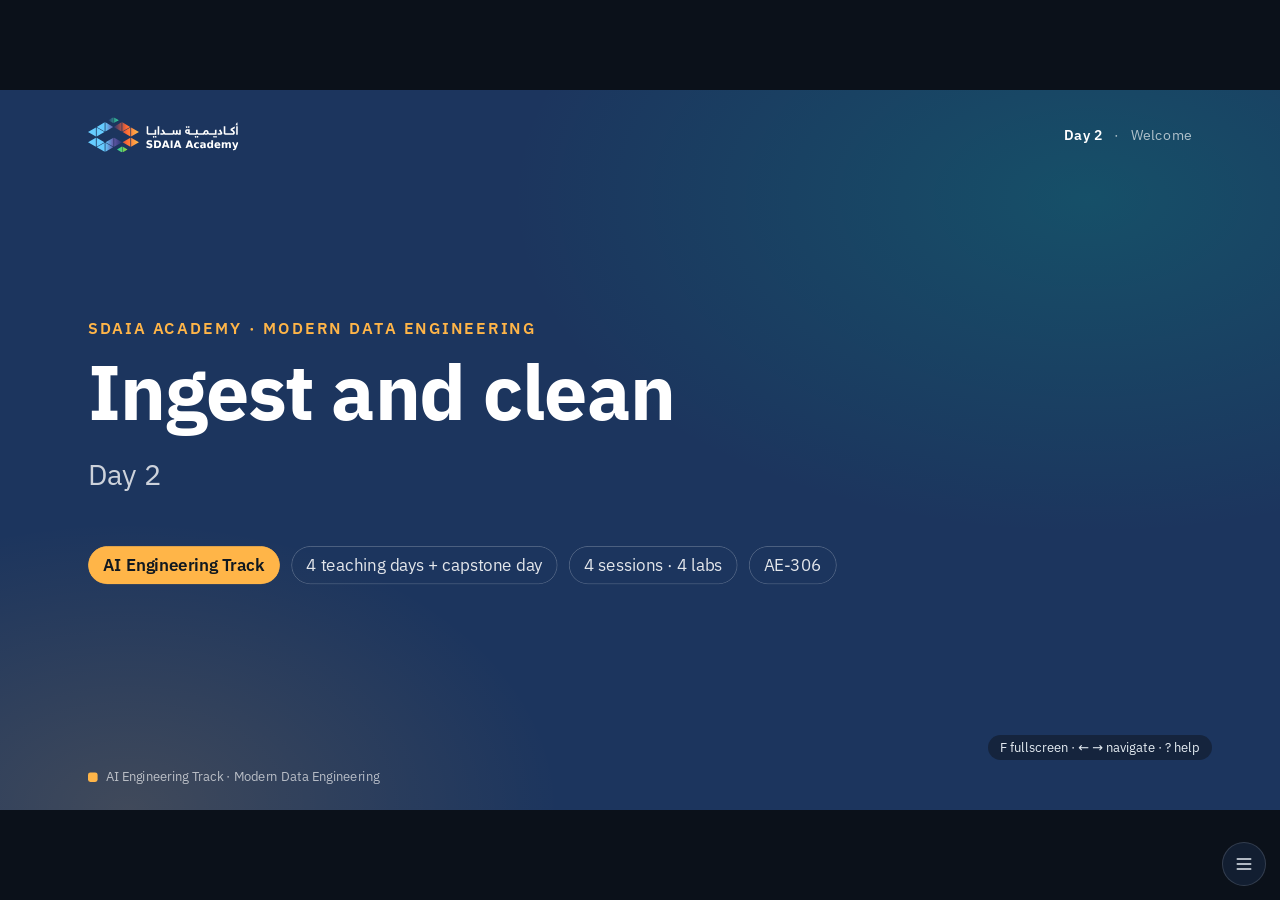
<file: slides/day2.html>
<!doctype html>
<html lang="en" dir="ltr" data-ax="deck" data-track="ai-engineering">
<head>
<meta charset="utf-8">
<meta name="viewport" content="width=device-width, initial-scale=1">
<title>Day 2 · Ingest and clean · Modern Data Engineering</title>
<meta name="generator" content="SDAIA Academy engine 1.0.0">
<link rel="icon" href="../_engine/icon.svg">
<link rel="alternate" type="text/markdown" href="day2.md">
<link rel="describedby" href="../llms.txt">
<link rel="stylesheet" href="../_engine/academy.css">
</head>
<body>
<div class="deck" data-course="Modern Data Engineering" data-track="ai-engineering" data-day="Day 2">
<section class="slide title" id="title" data-auto="title" data-label="Welcome" data-n="1">
  <div class="kicker">SDAIA Academy · Modern Data Engineering</div>
  <h1>Ingest and clean</h1>
  <p class="lead mt">Day 2</p>
  <div class="meta"><span class="track">AI Engineering Track</span><span>4 teaching days + capstone day</span><span>4 sessions · 4 labs</span><span>AE-306</span></div>
  <aside class="notes"><p>Yesterday the data sat still in extracts. Today it moves: an API that pages and throttles, a change feed that repeats itself and arrives out of order, and supplier prices that need cleaning before anyone can add them up. The outcome of the day is LO2: loads that add nothing on a re-run, and history with correct validity ranges.</p></aside>
</section>

<section class="slide" id="agenda" data-auto="agenda" data-label="Agenda" data-n="2">
  <div class="kicker">Today</div>
  <h2>Ingest and clean</h2>
  <div class="agenda"><div class="item"><div><b>Session 1 · Ingesting from APIs</b><small>Pages, cursors, rate limits and loads that can run twice</small></div></div><div class="item"><div><b>Session 2 · Declarative ingestion pipelines</b><small>The same load as a declared resource: cursor, merge, schema evolution and load state</small></div></div><div class="item"><div><b>Session 3 · Change data capture, merge and history</b><small>Change events, ordering by log position, MERGE, and supplier history as a type 2 dimension</small></div></div><div class="item"><div><b>Session 4 · Cleaning with dataframes</b><small>Expressions, lazy plans and cleaning rules kept as data, with a log of what each rule changed</small></div></div></div>
  <aside class="notes"><p>Every lab today starts from its own reference state, so a participant who did not finish Day 1 is not behind.</p></aside>
</section>

<section class="slide" id="review-day-1" data-lo="LO1" data-n="3">
  <div class="kicker">Review of Day 1</div>
  <h2>The re-sent batch, one day later</h2>
  <div class="quiz" data-type="single" data-lo="LO1" data-id="review-day-1-q1">
    <p class="lead">Tonight's extract re-sends the lines of 2 November, as it did for 14 September. Which rule in your margin query keeps the report right without anyone noticing?</p>
    <div class="opts">
      <div class="opt" data-why="Filters the symptom on one day; the next re-sent day is a different date" data-k="A">Exclude the lines of 14 September</div>
      <div class="opt" data-ok data-k="B">Keep one row per order and line number</div>
      <div class="opt" data-why="Confuses the two defects; status removes cancelled orders, not repeated lines" data-k="C">Keep confirmed orders only</div>
      <div class="opt" data-why="Hides the extra rows in a ratio; the riyal totals stay inflated" data-k="D">Report the margin percentage only</div>
    </div>
    <div class="callout tip why"><b>Why.</b> A rule stated on the grain (one row per order line) catches every re-sent batch, on any date, before it reaches a sum.</div>
  </div>
  <aside class="notes"><p>Answer: B. Today's loads apply the same idea at ingestion: a key that makes a repeated record harmless.</p></aside>
</section>

<!-- ======================= SESSION 1 ======================= -->
<section class="slide section" id="s1" data-auto="section" data-session="1" data-n="4">
  <div class="kicker">Session 1</div>
  <h1>Ingesting from APIs</h1>
  <ul class="bullets outcomes"><li>Follow every page of a cursor-paginated API</li><li>Back off on 429 responses</li><li>Store load state with the data so a re-run adds nothing</li></ul>
  <div class="sess-no">01</div>
</section>

<section class="slide" data-label="The API" id="supplier-api-shape" data-lo="LO2" data-n="5" data-session="1">
  <div class="kicker">Qafila's supplier price API</div>
  <h2>Twenty records a page, a cursor to the next, and a 429 every few calls</h2>
  <pre class="code s" data-file="GET /prices?updated_since=…"><code class="language-json"><span class="hljs-punctuation">{</span><span class="hljs-attr">&quot;data&quot;</span><span class="hljs-punctuation">:</span> <span class="hljs-punctuation">[</span><span class="hljs-punctuation">{</span><span class="hljs-attr">&quot;price_id&quot;</span><span class="hljs-punctuation">:</span> <span class="hljs-string">&quot;PR-00009&quot;</span><span class="hljs-punctuation">,</span> <span class="hljs-attr">&quot;product_id&quot;</span><span class="hljs-punctuation">:</span> <span class="hljs-string">&quot;P-1006&quot;</span><span class="hljs-punctuation">,</span>
           <span class="hljs-attr">&quot;supplier_name&quot;</span><span class="hljs-punctuation">:</span> <span class="hljs-string">&quot;مؤسسة حبوب الحجاز&quot;</span><span class="hljs-punctuation">,</span> <span class="hljs-attr">&quot;cost&quot;</span><span class="hljs-punctuation">:</span> <span class="hljs-string">&quot;81.22&quot;</span><span class="hljs-punctuation">,</span>
           <span class="hljs-attr">&quot;currency&quot;</span><span class="hljs-punctuation">:</span> <span class="hljs-string">&quot;SAR&quot;</span><span class="hljs-punctuation">,</span> <span class="hljs-attr">&quot;unit&quot;</span><span class="hljs-punctuation">:</span> <span class="hljs-string">&quot;carton&quot;</span><span class="hljs-punctuation">,</span>
           <span class="hljs-attr">&quot;valid_from&quot;</span><span class="hljs-punctuation">:</span> <span class="hljs-string">&quot;2026-07-01&quot;</span><span class="hljs-punctuation">,</span> <span class="hljs-attr">&quot;updated_at&quot;</span><span class="hljs-punctuation">:</span> <span class="hljs-string">&quot;2026-06-24T20:17:00+03:00&quot;</span><span class="hljs-punctuation">}</span><span class="hljs-punctuation">,</span> …<span class="hljs-punctuation">]</span><span class="hljs-punctuation">,</span>
 <span class="hljs-attr">&quot;next_cursor&quot;</span><span class="hljs-punctuation">:</span> <span class="hljs-string">&quot;WyIiLCAyMF0=&quot;</span><span class="hljs-punctuation">}</span></code></pre>
  <ul class="bullets small">
    <li>Corrections come back later with the same <code>price_id</code> and a newer <code>updated_at</code>.</li>
    <li>The cursor is opaque: send it back, never parse it.</li>
  </ul>
  <aside class="notes"><p>The API runs inside the notebook (Q.SupplierAPI) so no participant depends on a network or a key. It behaves like a real one: pagination, a Retry-After header on 429, and from October a new field. Show one request live in Lab 2.1 step 1.</p></aside>
</section>

<section class="slide" data-label="Paging" id="paging-and-backoff" data-lo="LO2" data-n="6" data-session="1">
  <div class="kicker">Lab 2.1 · step 2</div>
  <h2>Follow every page; on a 429, wait and repeat the same request</h2>
  <pre class="code s" data-file="fetch_since"><code class="language-python"><span class="hljs-keyword">while</span> <span class="hljs-literal">True</span>:
    resp = requests.get(<span class="hljs-string">f&quot;<span class="hljs-subst">{base}</span>/prices&quot;</span>, params=params, timeout=<span class="hljs-number">10</span>)
    <span class="hljs-keyword">if</span> resp.status_code == <span class="hljs-number">429</span>:
        time.sleep(<span class="hljs-built_in">float</span>(resp.headers.get(<span class="hljs-string">&quot;Retry-After&quot;</span>, <span class="hljs-string">&quot;1&quot;</span>)))
        <span class="hljs-keyword">continue</span>                       <span class="hljs-comment"># same params: same page</span>
    resp.raise_for_status()
    page = resp.json(); records += page[<span class="hljs-string">&quot;data&quot;</span>]
    <span class="hljs-keyword">if</span> <span class="hljs-keyword">not</span> page[<span class="hljs-string">&quot;next_cursor&quot;</span>]:
        <span class="hljs-keyword">break</span>
    params = {<span class="hljs-string">&quot;cursor&quot;</span>: page[<span class="hljs-string">&quot;next_cursor&quot;</span>]}</code></pre>
  <aside class="notes"><p>Release 1 of the API: 99 records in five pages; the run met one 429 and made seven requests. Real APIs vary: some page by offset, some by link headers, some return 503 under load. A production client adds a cap on retries and exponential backoff with jitter; say so, the lab keeps it short.</p></aside>
</section>

<section class="slide" data-label="Idempotent" id="two-decisions-idempotent" data-lo="LO2" data-n="7" data-session="1">
  <div class="kicker">Loads that can run twice</div>
  <h2>A key and a stored cursor make a load safe to repeat</h2>
  <div class="cols cols-2">
    <div class="card c-teal"><h4>A key for one record version</h4><p class="small mb0"><code>(price_id, updated_at)</code>, enforced on insert. A version loaded twice is stored once.</p></div>
    <div class="card c-cyan"><h4>The cursor stored with the data</h4><p class="small mb0">The highest <code>updated_at</code> loaded, in a table of the same database. The next run asks only for what is newer.</p></div>
  </div>
  <div class="callout tip small mt"><b>Idempotent</b> means running it again changes nothing. Retries, restarts and backfills all depend on it.</div>
  <aside class="notes"><p>Ask why both are needed. The cursor alone: a crash after inserting rows and before saving the cursor re-fetches those rows, and without a key they are inserted twice. The key alone: correct but re-reads the whole API every run.</p></aside>
</section>

<section class="slide" data-label="Measured" id="rerun-adds-nothing" data-lo="LO2" data-n="8" data-session="1">
  <div class="kicker">Lab 2.1 · step 4</div>
  <h2>The second run adds nothing; new data adds exactly the new versions</h2>
  <table class="t">
    <tr><th>Run</th><th>Rows inserted</th><th>Requests</th></tr>
    <tr><td>First, API as of 15 October</td><td>99</td><td>7</td></tr>
    <tr><td>Again, nothing new</td><td>0</td><td>1</td></tr>
    <tr><td>After 31 October</td><td>28: 3 new prices, 25 corrections</td><td>2</td></tr>
  </table>
  <p class="small mt">Raw keeps both versions of each corrected price: 102 prices, 127 versions.</p>
  <aside class="notes"><p>From the course's run of Lab 2.1. Ask why raw keeps the first version of a corrected price: it is what the report used at the time, and an auditor will ask why last month's margin changed.</p></aside>
</section>

<section class="slide" data-label="One transaction" id="rows-and-cursor-together" data-lo="LO2" data-n="9" data-session="1">
  <div class="kicker">The failure in between</div>
  <h2>Store the rows and the cursor in one transaction</h2>
  <div class="flow">
    <div class="step c-navy"><b>BEGIN</b></div>
    <div class="arrow">→</div>
    <div class="step c-cyan"><b>Insert</b>new versions</div>
    <div class="arrow">→</div>
    <div class="step c-teal"><b>Update</b>the cursor</div>
    <div class="arrow">→</div>
    <div class="step c-purple"><b>COMMIT</b></div>
  </div>
  <p class="small mt">Cursor first and a crash loses data silently. Rows first and a crash re-reads, which the key absorbs. Both together and neither can happen.</p>
  <aside class="notes"><p>The stretch of Lab 2.1 kills the load between the two steps and shows that the rollback leaves 99 rows and no new cursor. Object stores have no transactions across files: that is one of the reasons table formats exist (Day 4).</p></aside>
</section>

<section class="slide" id="checkpoint-1" data-lo="LO2" data-n="10" data-session="1">
  <div class="kicker">Checkpoint</div>
  <h2>The doubled table</h2>
  <div class="quiz" data-type="single" data-lo="LO2" data-id="checkpoint-1-q1">
    <p class="lead">A colleague's supplier load stores the cursor correctly, but after a crash and a re-run the table holds twice the rows for one day. Which decision was missing?</p>
    <div class="opts">
      <div class="opt" data-why="Treats speed as the problem; a smaller page size changes how many requests, not how many copies" data-k="A">A smaller page size</div>
      <div class="opt" data-why="Moves the cursor somewhere else; it was already correct, the duplicates come from re-fetching" data-k="B">Keeping the cursor in a file</div>
      <div class="opt" data-why="Retries the request more; the duplicates were fetched successfully, twice" data-k="C">More retries on 429</div>
      <div class="opt" data-ok data-k="D">A key on the record version, enforced on insert</div>
    </div>
    <div class="callout tip why"><b>Why.</b> A crash between inserting and storing the cursor makes the next run fetch the same records. Only a key turns that repeat into nothing.</div>
  </div>
  <aside class="notes"><p>Answer: D. Link to the review question at the start of the day: the same idea, one layer earlier.</p></aside>
</section>

<section class="slide lab top" id="lab-2-1" data-auto="lab" data-lab="2.1" data-label="Lab 2.1" data-n="11" data-session="1">
  <div class="cols cols-2 mid"><div><div class="lab-tag">Lab 2.1 · 25 min</div><h2>An incremental, idempotent API load</h2><p class="lead small">Load the paginated supplier price API into DuckDB with a stored cursor, survive rate limits, and show that a re-run adds no duplicates.</p><a class="nb" href="../labs/D2_1_api_ingestion.ipynb">D2_1_api_ingestion.ipynb</a></div><ul class="checklist"><li>One request: read the page and the cursor <span class="min">4 min</span></li><li>Follow every page, back off on 429 <span class="min">7 min</span></li><li>Load with a key and a stored cursor <span class="min">8 min</span></li><li>Run it twice, then after new data <span class="min">6 min</span></li><li class="stretch">✱ Stretch: Keep the rows and the cursor in one transaction</li></ul></div>
  <aside class="notes"><p>Common failures: forgetting continue after a 429 (the loop moves to the next page and loses one); parsing the cursor; storing the cursor before inserting. If a participant's first run inserts fewer than 99, ask them to print the number of 429s.</p></aside>
</section>

<!-- ======================= SESSION 2 ======================= -->
<section class="slide section" id="s2" data-auto="section" data-session="2" data-n="12">
  <div class="kicker">Session 2</div>
  <h1>Declarative ingestion pipelines</h1>
  <ul class="bullets outcomes"><li>Declare a REST resource with an incremental cursor and a primary key</li><li>Absorb a new source column and find it in the schema</li><li>Read a pipeline's load state and load history</li></ul>
  <div class="sess-no">02</div>
</section>

<section class="slide" data-label="Declared" id="declare-not-write" data-lo="LO2" data-n="13" data-session="2">
  <div class="kicker">Declarative ingestion</div>
  <h2>Declare the key, the cursor and the merge; the library does the rest</h2>
  <pre class="code s" data-file="Lab 2.2 · step 1"><code class="language-python"><span class="hljs-meta">@dlt.resource(<span class="hljs-params">name=<span class="hljs-string">&quot;supplier_prices&quot;</span>, primary_key=<span class="hljs-string">&quot;price_id&quot;</span>,
              write_disposition=<span class="hljs-string">&quot;merge&quot;</span></span>)</span>
<span class="hljs-keyword">def</span> <span class="hljs-title function_">supplier_prices</span>(<span class="hljs-params">base_url,
                    updated_at=dlt.sources.incremental(<span class="hljs-params"><span class="hljs-string">&quot;updated_at&quot;</span>, initial_value=<span class="hljs-string">&quot;&quot;</span></span>)</span>):
    params = {<span class="hljs-string">&quot;updated_since&quot;</span>: updated_at.last_value}
    … <span class="hljs-comment"># the same paging loop as Lab 2.1</span>
    <span class="hljs-keyword">yield</span> page[<span class="hljs-string">&quot;data&quot;</span>]

pipeline.run(supplier_prices(api.url))</code></pre>
  <aside class="notes"><p>dlt is the course's example; Airbyte, Meltano and Fivetran are others (connectors run by a service or a platform). The comparison that matters: what each one stores about a load and where. dlt 1.31 was the version run for this course.</p></aside>
</section>

<section class="slide" data-label="What it stores" id="dlt-state-and-loads" data-lo="LO2" data-n="14" data-session="2">
  <div class="kicker">Lab 2.2 · step 2</div>
  <h2>The library stores what you wrote by hand: state and load history</h2>
  <table class="t small">
    <tr><th>Table in the destination</th><th>Holds</th><th>In Lab 2.1</th></tr>
    <tr><td><code>supplier_prices</code></td><td>the data, plus <code>_dlt_load_id</code> on each row</td><td>raw.supplier_prices</td></tr>
    <tr><td><code>_dlt_pipeline_state</code></td><td>the cursor (<code>last_value</code>)</td><td>raw._load_state</td></tr>
    <tr><td><code>_dlt_loads</code></td><td>one row per load package, with its status</td><td>nothing</td></tr>
    <tr><td><code>_dlt_version</code></td><td>each version of the schema</td><td>nothing</td></tr>
  </table>
  <aside class="notes"><p>The load history is what you did not write in Lab 2.1: which load brought which row. When finance asks why a price changed on 17 October, _dlt_load_id answers. The state lives in the destination, so a fresh machine resumes where the data says, not where a laptop's file says.</p></aside>
</section>

<section class="slide" data-label="New column" id="schema-evolution" data-lo="LO2" data-n="15" data-session="2">
  <div class="kicker">Lab 2.2 · step 3</div>
  <h2>In October the supplier adds a column, and the table grows one</h2>
  <div class="cols cols-2">
    <ul class="bullets small">
      <li>First run (API as of September): 93 prices, no <code>incoterm</code>.</li>
      <li>Second run: the column appears in the table and in a new schema version.</li>
      <li>Older rows hold NULL: no value existed when they were sent.</li>
    </ul>
    <table class="t small">
      <tr><th>incoterm</th><th>prices</th></tr>
      <tr><td>CIF</td><td>10</td></tr>
      <tr><td>DAP</td><td>9</td></tr>
      <tr><td>FOB</td><td>15</td></tr>
      <tr><td>NULL</td><td>68</td></tr>
    </table>
  </div>
  <aside class="notes"><p>Ask whether a NULL incoterm on a September price means "unknown" or "none". It means "not sent": a modelling decision for Day 3. Incoterm matters to margin: under FOB Qafila pays the sea freight, under DAP the supplier does.</p></aside>
</section>

<section class="slide" data-label="Contracts" id="evolve-or-freeze" data-lo="LO2 LO4" data-n="16" data-session="2">
  <div class="kicker">What should a pipeline do with a new column?</div>
  <h2>Evolve in raw; decide on purpose everywhere after it</h2>
  <div class="cols cols-4 gap-s">
    <div class="card c-teal"><h4>evolve</h4><p class="small mb0">Add the column. Nothing is lost. The default.</p></div>
    <div class="card c-coral"><h4>freeze</h4><p class="small mb0">Fail the load. Someone decides.</p></div>
    <div class="card c-cyan"><h4>discard value</h4><p class="small mb0">Load the row, drop the field.</p></div>
    <div class="card c-purple"><h4>discard row</h4><p class="small mb0">Skip the whole record.</p></div>
  </div>
  <p class="small mt">The stretch of Lab 2.2 freezes the columns: a record with an unknown field fails the load and the table is unchanged.</p>
  <aside class="notes"><p>These are dlt's four schema-contract modes. Day 3's data contract goes further: it states the columns, types and rules that the producer promises, and a broken promise blocks the mart while raw still records what arrived.</p></aside>
</section>

<section class="slide" data-label="Merge" id="merge-proves-itself" data-lo="LO2" data-n="17" data-session="2">
  <div class="kicker">Lab 2.2 · step 4</div>
  <h2>Prove the merge against the source, not against the library's word</h2>
  <div class="cols cols-3 gap-s">
    <div class="stat center"><div class="big">102</div><div class="lbl">prices stored</div></div>
    <div class="stat center"><div class="big">0</div><div class="lbl">duplicate price ids</div></div>
    <div class="stat center"><div class="big">0</div><div class="lbl">prices not at their latest version</div></div>
  </div>
  <p class="small mt">The reference is computed from the source file: the latest version of each price id. The 25 corrections are applied.</p>
  <aside class="notes"><p>A load report that says "loaded" is not evidence. Two queries are: no key twice, and every stored value equal to the latest source value. Lab 3.3 turns both into tests.</p></aside>
</section>

<section class="slide" id="checkpoint-2" data-lo="LO2" data-n="18" data-session="2">
  <div class="kicker">Checkpoint</div>
  <h2>The column that appeared</h2>
  <div class="quiz" data-type="single" data-lo="LO2" data-id="checkpoint-2-q1">
    <p class="lead">The supplier API starts sending <code>incoterm</code>. Qafila's raw layer and its margin mart both read the feed. What should happen in each?</p>
    <div class="opts">
      <div class="opt" data-ok data-k="A">Raw adds the column; the mart waits until a model uses it</div>
      <div class="opt" data-why="Throws away evidence at the layer meant to keep everything as received" data-k="B">Raw drops it; the mart adds it</div>
      <div class="opt" data-why="Stops every load for a change that breaks nothing yet" data-k="C">Both fail until someone approves</div>
      <div class="opt" data-why="Lets an unreviewed field change the meaning of finance's tables" data-k="D">Both add it automatically</div>
    </div>
    <div class="callout tip why"><b>Why.</b> Raw keeps what arrived, so nothing is lost. The mart changes only through a reviewed model, so its meaning never changes by accident.</div>
  </div>
  <aside class="notes"><p>Answer: A. Contrast with a renamed column (Day 3): that breaks a model, and the contract must stop the mart.</p></aside>
</section>

<section class="slide lab top" id="lab-2-2" data-auto="lab" data-lab="2.2" data-label="Lab 2.2" data-n="19" data-session="2">
  <div class="cols cols-2 mid"><div><div class="lab-tag">Lab 2.2 · 25 min</div><h2>The supplier load with dlt</h2><p class="lead small">Rebuild the supplier price load with dlt, absorb the new incoterm column, and inspect the stored state and load history.</p><a class="nb" href="../labs/D2_2_dlt_pipeline.ipynb">D2_2_dlt_pipeline.ipynb</a></div><ul class="checklist"><li>Declare the resource and run the pipeline <span class="min">7 min</span></li><li>Read what was created: tables, columns, state <span class="min">5 min</span></li><li>New data with a new column: run again <span class="min">7 min</span></li><li>Prove the merge: no duplicates, corrections applied <span class="min">6 min</span></li><li class="stretch">✱ Stretch: Freeze the schema and watch the next new column fail</li></ul></div>
  <aside class="notes"><p>dlt keeps working files in a folder; the lab points DLT_DATA_DIR and pipelines_dir into labs/artifacts so nothing lands in the home folder. If a second run loads zero rows, the participant created a new SupplierAPI with release 1 again. The first run of dlt on Colab takes about a minute to import.</p></aside>
</section>

<!-- ======================= SESSION 3 ======================= -->
<section class="slide section" id="s3" data-auto="section" data-session="3" data-n="20">
  <div class="kicker">Session 3</div>
  <h1>Change data capture, merge and history</h1>
  <ul class="bullets outcomes"><li>Read a change event envelope and order events by log position</li><li>Apply updates and deletes to a copy with MERGE</li><li>Keep history as a type 2 dimension with valid ranges</li></ul>
  <div class="sess-no">03</div>
</section>

<section class="slide" data-label="CDC" id="log-based-cdc" data-lo="LO2" data-n="21" data-session="3">
  <div class="kicker">Change data capture</div>
  <h2>Read the database's log, not its tables</h2>
  <div class="flow">
    <div class="step c-navy"><b>Supplier table</b>procurement edits</div>
    <div class="arrow">→</div>
    <div class="step c-cyan"><b>Write-ahead log</b>every committed change</div>
    <div class="arrow">→</div>
    <div class="step c-teal"><b>Change events</b>c, u, d with before and after</div>
    <div class="arrow">→</div>
    <div class="step c-purple"><b>Your copy</b>merged, and history</div>
  </div>
  <p class="small mt">Polling the table with "changed since" misses deletes and every change between two polls. The log has all of them, in commit order.</p>
  <aside class="notes"><p>Debezium is the common open-source example (on Kafka Connect); managed databases offer their own change streams. The course's feed has Debezium's envelope so the shape transfers: op, before, after, source with the log position, ts_ms.</p></aside>
</section>

<section class="slide" data-label="Envelope" id="change-event-envelope" data-lo="LO2" data-n="22" data-session="3">
  <div class="kicker">One change event</div>
  <h2>The envelope carries the row before, the row after and the log position</h2>
  <pre class="code s" data-file="supplier_changes.jsonl"><code class="language-json"><span class="hljs-punctuation">{</span><span class="hljs-attr">&quot;op&quot;</span><span class="hljs-punctuation">:</span> <span class="hljs-string">&quot;u&quot;</span><span class="hljs-punctuation">,</span>
 <span class="hljs-attr">&quot;before&quot;</span><span class="hljs-punctuation">:</span> <span class="hljs-punctuation">{</span><span class="hljs-attr">&quot;supplier_id&quot;</span><span class="hljs-punctuation">:</span> <span class="hljs-string">&quot;S-07&quot;</span><span class="hljs-punctuation">,</span> <span class="hljs-attr">&quot;country&quot;</span><span class="hljs-punctuation">:</span> <span class="hljs-string">&quot;AE&quot;</span><span class="hljs-punctuation">,</span> <span class="hljs-attr">&quot;currency&quot;</span><span class="hljs-punctuation">:</span> <span class="hljs-string">&quot;AED&quot;</span><span class="hljs-punctuation">,</span> …<span class="hljs-punctuation">}</span><span class="hljs-punctuation">,</span>
 <span class="hljs-attr">&quot;after&quot;</span><span class="hljs-punctuation">:</span>  <span class="hljs-punctuation">{</span><span class="hljs-attr">&quot;supplier_id&quot;</span><span class="hljs-punctuation">:</span> <span class="hljs-string">&quot;S-07&quot;</span><span class="hljs-punctuation">,</span> <span class="hljs-attr">&quot;country&quot;</span><span class="hljs-punctuation">:</span> <span class="hljs-string">&quot;SA&quot;</span><span class="hljs-punctuation">,</span> <span class="hljs-attr">&quot;currency&quot;</span><span class="hljs-punctuation">:</span> <span class="hljs-string">&quot;SAR&quot;</span><span class="hljs-punctuation">,</span> …<span class="hljs-punctuation">}</span><span class="hljs-punctuation">,</span>
 <span class="hljs-attr">&quot;source&quot;</span><span class="hljs-punctuation">:</span> <span class="hljs-punctuation">{</span><span class="hljs-attr">&quot;table&quot;</span><span class="hljs-punctuation">:</span> <span class="hljs-string">&quot;suppliers&quot;</span><span class="hljs-punctuation">,</span> <span class="hljs-attr">&quot;lsn&quot;</span><span class="hljs-punctuation">:</span> <span class="hljs-number">7006317</span><span class="hljs-punctuation">,</span> <span class="hljs-attr">&quot;ts_ms&quot;</span><span class="hljs-punctuation">:</span> <span class="hljs-number">1788242880000</span><span class="hljs-punctuation">}</span><span class="hljs-punctuation">,</span>
 <span class="hljs-attr">&quot;ts_ms&quot;</span><span class="hljs-punctuation">:</span> <span class="hljs-number">1788242880298</span><span class="hljs-punctuation">}</span></code></pre>
  <ul class="bullets small">
    <li><code>source.lsn</code>: the order the database committed. <code>ts_ms</code> outside: when the event was sent.</li>
    <li>A delete has <code>after</code> null; a create has <code>before</code> null.</li>
  </ul>
  <aside class="notes"><p>This is the planted move: Jumeirah Canning (S-07) moves from the UAE to Saudi Arabia on 1 September. Every order before that date belongs to "AE" in finance's question 3, every order after to "SA". The values are the real event from the feed.</p></aside>
</section>

<section class="slide" data-label="Order" id="order-by-log-position" data-lo="LO2" data-n="23" data-session="3">
  <div class="kicker">Lab 2.3 · step 1</div>
  <h2>Delivery repeats and reorders; the log position does not</h2>
  <table class="t small">
    <tr><th>Arrival</th><th>lsn</th><th>Change to supplier S-15</th></tr>
    <tr><td>11</td><td>7,005,180</td><td>e-mail becomes accounts6@…</td></tr>
    <tr><td>12</td><td><b>7,004,499</b></td><td>payment terms 30 days (older)</td></tr>
    <tr><td>13</td><td>7,005,956</td><td>e-mail becomes accounts7@…</td></tr>
  </table>
  <p class="small mt">38 events: 3 delivered twice, 1 after a newer change. Applied by arrival, event 12 would put the old e-mail back.</p>
  <aside class="notes"><p>At-least-once delivery is the normal guarantee of change feeds: duplicates are expected, and so is reordering across partitions. Deduplicate on lsn, order by lsn, and the copy never goes backwards.</p></aside>
</section>

<section class="slide" data-label="MERGE" id="merge-latest-state" data-lo="LO2" data-n="24" data-session="3">
  <div class="kicker">Lab 2.3 · step 2</div>
  <h2>MERGE applies the latest change per supplier in one statement</h2>
  <pre class="code s" data-file="DuckDB"><code class="language-sql"><span class="hljs-keyword">MERGE</span> <span class="hljs-keyword">INTO</span> suppliers <span class="hljs-keyword">AS</span> t <span class="hljs-keyword">USING</span> latest <span class="hljs-keyword">AS</span> s
  <span class="hljs-keyword">ON</span> t.supplier_id <span class="hljs-operator">=</span> s.sid
<span class="hljs-keyword">WHEN</span> MATCHED <span class="hljs-keyword">AND</span> s.op <span class="hljs-operator">=</span> <span class="hljs-string">&#x27;d&#x27;</span> <span class="hljs-keyword">THEN</span> <span class="hljs-keyword">DELETE</span>
<span class="hljs-keyword">WHEN</span> MATCHED <span class="hljs-keyword">THEN</span> <span class="hljs-keyword">UPDATE</span> <span class="hljs-keyword">SET</span> name_en <span class="hljs-operator">=</span> s.name_en, country <span class="hljs-operator">=</span> s.country, …
<span class="hljs-keyword">WHEN</span> <span class="hljs-keyword">NOT</span> MATCHED <span class="hljs-keyword">AND</span> s.op <span class="hljs-operator">&lt;&gt;</span> <span class="hljs-string">&#x27;d&#x27;</span> <span class="hljs-keyword">THEN</span> <span class="hljs-keyword">INSERT</span> (…) <span class="hljs-keyword">VALUES</span> (…)</code></pre>
  <p class="small">18 suppliers, S-12 deleted, S-19 and S-20 created: 19 rows, and <code>EXCEPT</code> both ways against the source finds nothing.</p>
  <aside class="notes"><p>latest is one row per supplier: the highest lsn, which also removes the duplicates. MERGE is in DuckDB since 1.4, and in every warehouse. Reconciliation with the source is the test that matters; without it the copy can drift for months.</p></aside>
</section>

<section class="slide" data-label="SCD2" id="scd-type-2" data-lo="LO2 LO3" data-n="25" data-session="3">
  <div class="kicker">History</div>
  <h2>A type 2 dimension keeps one row per version, with a validity range</h2>
  <table class="t small">
    <tr><th>supplier</th><th>country</th><th>valid_from</th><th>valid_to</th></tr>
    <tr><td>S-07</td><td>AE</td><td>1 Aug</td><td>1 Sep</td></tr>
    <tr><td>S-07</td><td>SA</td><td>1 Sep</td><td>(current)</td></tr>
    <tr><td>S-12</td><td>TR</td><td>1 Aug</td><td>10 Oct (deleted)</td></tr>
  </table>
  <p class="small mt">52 versions, 19 current, no overlapping ranges. <code>valid_from</code> inclusive, <code>valid_to</code> exclusive: every moment belongs to one version.</p>
  <aside class="notes"><p>Type 1 overwrites (the MERGE copy); type 2 adds a version. A delete ends the last version; nothing is removed, so October orders of S-12 still find their supplier. The test: no two versions of one supplier overlap, and exactly one is current per live supplier.</p></aside>
</section>

<section class="slide" id="checkpoint-3" data-lo="LO2" data-n="26" data-session="3">
  <div class="kicker">Checkpoint</div>
  <h2>Two events, which one wins?</h2>
  <div class="quiz" data-type="single" data-lo="LO2" data-id="checkpoint-3-q1">
    <p class="lead">Two updates for supplier S-15 reach your pipeline. The second to arrive has a lower log position than the first. Which one should your copy keep?</p>
    <div class="opts">
      <div class="opt" data-why="Trusts arrival order, which the transport can change" data-k="A">The one that arrived last</div>
      <div class="opt" data-why="Trusts the send time, which records when the event left, not when the change committed" data-k="B">The one with the later outer ts_ms</div>
      <div class="opt" data-ok data-k="C">The one with the higher log position</div>
      <div class="opt" data-why="Avoids the decision; the copy then holds an arbitrary version" data-k="D">Either: they will reconcile later</div>
    </div>
    <div class="callout tip why"><b>Why.</b> The log position is the order in which the source database committed the changes. Only that order reproduces the source table.</div>
  </div>
  <aside class="notes"><p>Answer: C. The outer ts_ms was in fact the one the generator reordered: it is when the connector sent the event.</p></aside>
</section>

<section class="slide lab top" id="lab-2-3" data-auto="lab" data-lab="2.3" data-label="Lab 2.3" data-n="27" data-session="3">
  <div class="cols cols-2 mid"><div><div class="lab-tag">Lab 2.3 · 25 min</div><h2>Supplier changes and their history</h2><p class="lead small">Apply the supplier change feed of updates and deletes, reconcile with the source, and keep supplier history as a slowly changing dimension with correct validity ranges.</p><a class="nb" href="../labs/D2_3_cdc_scd.ipynb">D2_3_cdc_scd.ipynb</a></div><ul class="checklist"><li>Read the feed: duplicates and out-of-order events <span class="min">5 min</span></li><li>Latest state per supplier with MERGE <span class="min">7 min</span></li><li>Reconcile with the source snapshot <span class="min">4 min</span></li><li>Type 2 history with valid ranges <span class="min">9 min</span></li><li class="stretch">✱ Stretch: As-of join: margin by supplier country at order time</li></ul></div>
  <aside class="notes"><p>Step 4 is the hardest of the day. Hint ladder: list the versions (snapshot plus each create and update), add the deletes as markers, compute valid_to with lead over the lsn, drop the markers. The reference file data/reference/dim_supplier.csv is the answer; the check compares with it.</p></aside>
</section>

<!-- ======================= SESSION 4 ======================= -->
<section class="slide section" id="s4" data-auto="section" data-session="4" data-n="28">
  <div class="kicker">Session 4</div>
  <h1>Cleaning with dataframes</h1>
  <ul class="bullets outcomes"><li>Write cleaning steps as Polars expressions</li><li>Convert currencies and units to one cost per piece in SAR</li><li>Normalise Arabic names and log every rule with the rows it changed</li></ul>
  <div class="sess-no">04</div>
</section>

<section class="slide" data-label="Dataframes" id="polars-expressions" data-lo="LO3" data-n="29" data-session="4">
  <div class="kicker">Cleaning with dataframes</div>
  <h2>A Polars expression is a rule you can name, run and log</h2>
  <pre class="code s" data-file="Lab 2.4 · step 2"><code class="language-python">RULES = [
  (<span class="hljs-string">&quot;digits&quot;</span>, <span class="hljs-string">&quot;cost_text&quot;</span>, pl.col(<span class="hljs-string">&quot;cost&quot;</span>).<span class="hljs-built_in">str</span>.strip_chars()
      .<span class="hljs-built_in">str</span>.replace_many(<span class="hljs-built_in">list</span>(<span class="hljs-string">&quot;٠١٢٣٤٥٦٧٨٩٫&quot;</span>), <span class="hljs-built_in">list</span>(<span class="hljs-string">&quot;0123456789.&quot;</span>))
      .<span class="hljs-built_in">str</span>.replace(<span class="hljs-string">&quot;,&quot;</span>, <span class="hljs-string">&quot;.&quot;</span>, literal=<span class="hljs-literal">True</span>)),
  (<span class="hljs-string">&quot;to_sar&quot;</span>, <span class="hljs-string">&quot;cost_sar&quot;</span>, pl.col(<span class="hljs-string">&quot;cost_text&quot;</span>).cast(pl.Float64)
      * pl.col(<span class="hljs-string">&quot;currency&quot;</span>).replace_strict(RATES, return_dtype=pl.Float64)),
]</code></pre>
  <aside class="notes"><p>Polars 2.0 ran for the course. pandas works too; Polars is the example because expressions are values you can store in a list, and because its lazy mode optimises the whole plan (the stretch). DuckDB SQL is the other way to write the same rules.</p></aside>
</section>

<section class="slide" data-label="What arrives" id="raw-prices-profile" data-lo="LO3" data-n="30" data-session="4">
  <div class="kicker">Lab 2.4 · step 1</div>
  <h2>102 prices, three currencies, two units, 56 spellings of 18 suppliers</h2>
  <div class="cols cols-2">
    <table class="t small">
      <tr><th>Cost as sent</th><th>Means</th></tr>
      <tr><td><code>81.22</code></td><td>81.22</td></tr>
      <tr><td><code>٣٫٣٣</code></td><td>3.33, Arabic-Indic digits</td></tr>
      <tr><td><code>36,09</code></td><td>36.09, decimal comma</td></tr>
    </table>
    <ul class="bullets small">
      <li>21 costs are not plain decimals.</li>
      <li>USD at 3.75 and AED at 1.0211 riyals: the course's fixed rates.</li>
      <li>Most prices are per carton; cost per piece needs the product's units per carton.</li>
    </ul>
  </div>
  <aside class="notes"><p>The fixed rates are a course simplification; a real pipeline takes the rate valid on the price's date from a rates table, which is the same as-of join as Day 1. The riyal's peg to the dollar at 3.75 is why USD is stable here.</p></aside>
</section>

<section class="slide" data-label="Arabic names" id="arabic-normalisation" data-lo="LO3" data-n="31" data-session="4">
  <div class="kicker">Lab 2.4 · step 4</div>
  <h2>Five rules turn 56 spellings into 18 supplier ids</h2>
  <table class="t small">
    <tr><th>Rule</th><th>Example</th></tr>
    <tr><td>Trim spaces</td><td>"  أرز كيرلا " to "أرز كيرلا"</td></tr>
    <tr><td>Drop a company prefix</td><td>"شركة", "مؤسسة"</td></tr>
    <tr><td>Remove tatweel</td><td>"كيرلـا" to "كيرلا"</td></tr>
    <tr><td>One alef</td><td>أ إ آ to ا</td></tr>
    <tr><td>One final taa</td><td>ة to ه</td></tr>
  </table>
  <p class="small">Normalise both sides the same way, then join. Every record must map, and to its product's supplier.</p>
  <aside class="notes"><p>Arabic text normalisation is a whole field; these five rules are the ones the clerks' spellings need. Never fuzzy-match an id: a wrong supplier moves margin between suppliers without failing anything. An unmatched name stops and is reported.</p></aside>
</section>

<section class="slide" data-label="Rule log" id="rule-log-reconcile" data-lo="LO3" data-n="32" data-session="4">
  <div class="kicker">Lab 2.4 · step 5</div>
  <h2>The rule log says what changed; the reconciliation says it was right</h2>
  <div class="cols cols-2">
    <table class="t small">
      <tr><th>Rule</th><th>Rows changed</th></tr>
      <tr><td>digits</td><td>21</td></tr>
      <tr><td>to_sar</td><td>102</td></tr>
      <tr><td>per_piece</td><td>102</td></tr>
      <tr><td>supplier_id</td><td>102 mapped</td></tr>
    </table>
    <div class="card c-teal flat"><h4>Against the ERP price list</h4><p class="small mb0">All 102 prices match procurement's cost per piece; one differs by one halala of rounding.</p></div>
  </div>
  <aside class="notes"><p>Ask the room to break a rule on purpose (round before dividing by the units) and watch the reconciliation move. That one-halala difference is the rounding question of the checkpoint.</p></aside>
</section>

<section class="slide" id="checkpoint-4" data-lo="LO3" data-n="33" data-session="4">
  <div class="kicker">Checkpoint</div>
  <h2>Where rounding goes</h2>
  <div class="quiz" data-type="single" data-lo="LO3" data-id="checkpoint-4-q1">
    <p class="lead">A price is 61.99 USD per carton of 6. Your colleague converts to riyals, rounds to two decimals, then divides by 6 and rounds again. The ERP shows a different halala. What do you change?</p>
    <div class="opts">
      <div class="opt" data-why="Treats the order of two multiplications as the cause; they commute" data-k="A">Divide by 6 before converting the currency</div>
      <div class="opt" data-ok data-k="B">Round once, after both steps</div>
      <div class="opt" data-why="Changes the data to hide the rule; the ERP is the reference, not the error" data-k="C">Round the ERP's value the same way</div>
      <div class="opt" data-why="Moves the problem to a wider type; the double rounding remains" data-k="D">Store the cost as a 64-bit float</div>
    </div>
    <div class="callout tip why"><b>Why.</b> Currency and unit are both multiplications, so their order does not matter. Rounding in between does: each rounding can move the result by half a unit of the last digit.</div>
  </div>
  <aside class="notes"><p>Answer: B. The order of conversion is a common debate in the room and the wrong one to have.</p></aside>
</section>

<section class="slide lab top" id="lab-2-4" data-auto="lab" data-lab="2.4" data-label="Lab 2.4" data-n="34" data-session="4">
  <div class="cols cols-2 mid"><div><div class="lab-tag">Lab 2.4 · 25 min</div><h2>Currencies, units and Arabic names</h2><p class="lead small">Clean the supplier prices with Polars: currencies, units, Arabic supplier names and Arabic-Indic digits, logging every rule applied, then reconcile with the ERP price list.</p><a class="nb" href="../labs/D2_4_cleaning.ipynb">D2_4_cleaning.ipynb</a></div><ul class="checklist"><li>Profile the raw prices <span class="min">4 min</span></li><li>Digits and currencies <span class="min">6 min</span></li><li>Units: cartons to pieces <span class="min">5 min</span></li><li>Arabic supplier names to one id <span class="min">6 min</span></li><li>The rule log and the reconciliation <span class="min">4 min</span></li><li class="stretch">✱ Stretch: The same rules as a lazy plan: read the optimised plan</li></ul></div>
  <aside class="notes"><p>Polars 2 renamed or tightened a few functions; replace_strict needs return_dtype. If a participant's names map to fewer than 18 ids, print the name_key values that did not join. The decimal comma is the rule most often forgotten.</p></aside>
</section>

<section class="slide" data-label="Recap" id="day-2-recap" data-lo="LO2" data-n="35" data-session="4">
  <div class="kicker">Day 2</div>
  <h2>Three things to keep from today</h2>
  <div class="cols cols-3 gap-s">
    <div class="card c-teal"><h4>Loads that can run twice</h4><p class="small mb0">A key on the version and a cursor stored with the data, in one transaction.</p></div>
    <div class="card c-cyan"><h4>The log decides the order</h4><p class="small mb0">Deduplicate and order change events by log position; keep history as versions with ranges.</p></div>
    <div class="card c-coral"><h4>Rules you can count</h4><p class="small mb0">Each cleaning rule named, logged and reconciled with a reference.</p></div>
  </div>
  <aside class="notes"><p>Ask one participant to state Qafila's supplier history in one sentence: "52 versions, 19 current, no overlaps, equal to the source." That sentence is the evidence of LO2.</p></aside>
</section>

<section class="slide dark" data-label="Tomorrow" id="tomorrow-model-test" data-n="36" data-session="4">
  <div class="kicker">Day 3 · Model and test</div>
  <h2>Tomorrow the cleaned data becomes finance's star schema, tested and scheduled</h2>
  <ul class="bullets">
    <li>Grain first: one row per line of a confirmed order</li>
    <li>Models as SQL files in git, rebuilt only where they changed</li>
    <li>A contract on the supplier feed that holds when the feed breaks at night</li>
  </ul>
  <p class="small">Before tomorrow: read finance's five margin questions in <code>labs/data/reference/finance_answers.json</code>.</p>
  <aside class="notes"><p>The five questions drive Lab 3.1: monthly margin; by customer type and city; by supplier country at order time; by category and month; by city after freight.</p></aside>
</section>
</div>
<script type="application/json" id="academy-data">{"v":1,"engine":"1.0.0","build":{"at":"2026-11-24T16:23:26Z","version":"2027.2.0","commit":"b55d5bf"},"course":{"id":"ae-306","code":"AE-306","title":"Modern Data Engineering","track":"ai-engineering","lang":"en","dir":"ltr","url":"https://sdaiaacademy.github.io/ae-306/","repo":"SDAIAAcademy/ae-306","home":"../index.html"},"deck":{"id":"day2","kind":"day","day":2,"label":"Day 2","title":"Ingest and clean","prev":"day1.html","next":"day3.html","md":"day2.md","alt":{}},"sessions":[{"n":1,"label":"Session 1","title":"Ingesting from APIs","slide":"s1","outcomes":["Follow every page of a cursor-paginated API","Back off on 429 responses","Store load state with the data so a re-run adds nothing"],"minutes":50,"lab":{"id":"2.1","title":"An incremental, idempotent API load","minutes":25,"href":"../labs/D2_1_api_ingestion.ipynb"}},{"n":2,"label":"Session 2","title":"Declarative ingestion pipelines","slide":"s2","outcomes":["Declare a REST resource with an incremental cursor and a primary key","Absorb a new source column and find it in the schema","Read a pipeline's load state and load history"],"minutes":50,"lab":{"id":"2.2","title":"The supplier load with dlt","minutes":25,"href":"../labs/D2_2_dlt_pipeline.ipynb"}},{"n":3,"label":"Session 3","title":"Change data capture, merge and history","slide":"s3","outcomes":["Read a change event envelope and order events by log position","Apply updates and deletes to a copy with MERGE","Keep history as a type 2 dimension with valid ranges"],"minutes":50,"lab":{"id":"2.3","title":"Supplier changes and their history","minutes":25,"href":"../labs/D2_3_cdc_scd.ipynb"}},{"n":4,"label":"Session 4","title":"Cleaning with dataframes","slide":"s4","outcomes":["Write cleaning steps as Polars expressions","Convert currencies and units to one cost per piece in SAR","Normalise Arabic names and log every rule with the rows it changed"],"minutes":50,"lab":{"id":"2.4","title":"Currencies, units and Arabic names","minutes":25,"href":"../labs/D2_4_cleaning.ipynb"}}],"slides":[{"id":"title","n":1,"title":"Ingest and clean","kind":"title","session":0,"hash":"1cc3ec6e","md":"#### [day2#title] Ingest and clean\n\n*SDAIA Academy · Modern Data Engineering*\n\nDay 2\n\nAI Engineering Track · 4 teaching days + capstone day · 4 sessions · 4 labs · AE-306","notes":"Yesterday the data sat still in extracts. Today it moves: an API that pages and throttles, a change feed that repeats itself and arrives out of order, and supplier prices that need cleaning before anyone can add them up. The outcome of the day is LO2: loads that add nothing on a re-run, and history with correct validity ranges.","minutes":null,"lo":[]},{"id":"agenda","n":2,"title":"Ingest and clean","kind":"content","session":0,"hash":"f6468e47","md":"#### [day2#agenda] Ingest and clean\n\n*Today*\n\n- **Session 1 · Ingesting from APIs**: Pages, cursors, rate limits and loads that can run twice\n- **Session 2 · Declarative ingestion pipelines**: The same load as a declared resource: cursor, merge, schema evolution and load state\n- **Session 3 · Change data capture, merge and history**: Change events, ordering by log position, MERGE, and supplier history as a type 2 dimension\n- **Session 4 · Cleaning with dataframes**: Expressions, lazy plans and cleaning rules kept as data, with a log of what each rule changed","notes":"Every lab today starts from its own reference state, so a participant who did not finish Day 1 is not behind.","minutes":null,"lo":[]},{"id":"review-day-1","n":3,"title":"The re-sent batch, one day later","kind":"quiz","session":0,"hash":"ab57c04f","md":"#### [day2#review-day-1] The re-sent batch, one day later\n\n*Review of Day 1*\n\n**Question:** Tonight's extract re-sends the lines of 2 November, as it did for 14 September. Which rule in your margin query keeps the report right without anyone noticing?\n\n- A. Exclude the lines of 14 September\n- B. Keep one row per order and line number\n- C. Keep confirmed orders only\n- D. Report the margin percentage only","notes":"Answer: B. Today's loads apply the same idea at ingestion: a key that makes a repeated record harmless.","minutes":null,"lo":["LO1"]},{"id":"s1","n":4,"title":"Ingesting from APIs","kind":"section","session":1,"hash":"327ae1e9","md":"#### [day2#s1] Ingesting from APIs\n\n*Session 1*\n\n- Follow every page of a cursor-paginated API\n- Back off on 429 responses\n- Store load state with the data so a re-run adds nothing","notes":"","minutes":null,"lo":["LO2"]},{"id":"supplier-api-shape","n":5,"title":"Twenty records a page, a cursor to the next, and a 429 every few calls","kind":"content","session":1,"hash":"b4752c7d","md":"#### [day2#supplier-api-shape] Twenty records a page, a cursor to the next, and a 429 every few calls\n\n*Qafila's supplier price API*\n\n```json\n// file: GET /prices?updated_since=…\n{\"data\": [{\"price_id\": \"PR-00009\", \"product_id\": \"P-1006\",\n           \"supplier_name\": \"مؤسسة حبوب الحجاز\", \"cost\": \"81.22\",\n           \"currency\": \"SAR\", \"unit\": \"carton\",\n           \"valid_from\": \"2026-07-01\", \"updated_at\": \"2026-06-24T20:17:00+03:00\"}, …],\n \"next_cursor\": \"WyIiLCAyMF0=\"}\n```\n\n- Corrections come back later with the same `price_id` and a newer `updated_at`.\n- The cursor is opaque: send it back, never parse it.","notes":"The API runs inside the notebook (Q.SupplierAPI) so no participant depends on a network or a key. It behaves like a real one: pagination, a Retry-After header on 429, and from October a new field. Show one request live in Lab 2.1 step 1.","minutes":null,"lo":["LO2"]},{"id":"paging-and-backoff","n":6,"title":"Follow every page; on a 429, wait and repeat the same request","kind":"content","session":1,"hash":"ce969634","md":"#### [day2#paging-and-backoff] Follow every page; on a 429, wait and repeat the same request\n\n*Lab 2.1 · step 2*\n\n```python\n# file: fetch_since\nwhile True:\n    resp = requests.get(f\"{base}/prices\", params=params, timeout=10)\n    if resp.status_code == 429:\n        time.sleep(float(resp.headers.get(\"Retry-After\", \"1\")))\n        continue                       # same params: same page\n    resp.raise_for_status()\n    page = resp.json(); records += page[\"data\"]\n    if not page[\"next_cursor\"]:\n        break\n    params = {\"cursor\": page[\"next_cursor\"]}\n```","notes":"Release 1 of the API: 99 records in five pages; the run met one 429 and made seven requests. Real APIs vary: some page by offset, some by link headers, some return 503 under load. A production client adds a cap on retries and exponential backoff with jitter; say so, the lab keeps it short.","minutes":null,"lo":["LO2"]},{"id":"two-decisions-idempotent","n":7,"title":"A key and a stored cursor make a load safe to repeat","kind":"content","session":1,"hash":"39714556","md":"#### [day2#two-decisions-idempotent] A key and a stored cursor make a load safe to repeat\n\n*Loads that can run twice*\n\n- **A key for one record version.** `(price_id, updated_at)`, enforced on insert. A version loaded twice is stored once.\n- **The cursor stored with the data.** The highest `updated_at` loaded, in a table of the same database. The next run asks only for what is newer.\n\n> **Idempotent** means running it again changes nothing. Retries, restarts and backfills all depend on it.","notes":"Ask why both are needed. The cursor alone: a crash after inserting rows and before saving the cursor re-fetches those rows, and without a key they are inserted twice. The key alone: correct but re-reads the whole API every run.","minutes":null,"lo":["LO2"]},{"id":"rerun-adds-nothing","n":8,"title":"The second run adds nothing; new data adds exactly the new versions","kind":"content","session":1,"hash":"aca43e29","md":"#### [day2#rerun-adds-nothing] The second run adds nothing; new data adds exactly the new versions\n\n*Lab 2.1 · step 4*\n\n| Run | Rows inserted | Requests |\n| --- | --- | --- |\n| First, API as of 15 October | 99 | 7 |\n| Again, nothing new | 0 | 1 |\n| After 31 October | 28: 3 new prices, 25 corrections | 2 |\n\nRaw keeps both versions of each corrected price: 102 prices, 127 versions.","notes":"From the course's run of Lab 2.1. Ask why raw keeps the first version of a corrected price: it is what the report used at the time, and an auditor will ask why last month's margin changed.","minutes":null,"lo":["LO2"]},{"id":"rows-and-cursor-together","n":9,"title":"Store the rows and the cursor in one transaction","kind":"content","session":1,"hash":"e12035a1","md":"#### [day2#rows-and-cursor-together] Store the rows and the cursor in one transaction\n\n*The failure in between*\n\n**BEGIN** → **Insert** new versions → **Update** the cursor → **COMMIT**\n\nCursor first and a crash loses data silently. Rows first and a crash re-reads, which the key absorbs. Both together and neither can happen.","notes":"The stretch of Lab 2.1 kills the load between the two steps and shows that the rollback leaves 99 rows and no new cursor. Object stores have no transactions across files: that is one of the reasons table formats exist (Day 4).","minutes":null,"lo":["LO2"]},{"id":"checkpoint-1","n":10,"title":"The doubled table","kind":"quiz","session":1,"hash":"590ad266","md":"#### [day2#checkpoint-1] The doubled table\n\n*Checkpoint*\n\n**Question:** A colleague's supplier load stores the cursor correctly, but after a crash and a re-run the table holds twice the rows for one day. Which decision was missing?\n\n- A. A smaller page size\n- B. Keeping the cursor in a file\n- C. More retries on 429\n- D. A key on the record version, enforced on insert","notes":"Answer: D. Link to the review question at the start of the day: the same idea, one layer earlier.","minutes":null,"lo":["LO2"]},{"id":"lab-2-1","n":11,"title":"An incremental, idempotent API load","kind":"lab","session":1,"hash":"ccbff848","md":"#### [day2#lab-2-1] An incremental, idempotent API load\n\nLab 2.1 · 25 min\n\nLoad the paginated supplier price API into DuckDB with a stored cursor, survive rate limits, and show that a re-run adds no duplicates.\n\n[D2_1_api_ingestion.ipynb](https://sdaiaacademy.github.io/ae-306/labs/D2_1_api_ingestion.ipynb)\n\n- [ ] One request: read the page and the cursor (4 min)\n- [ ] Follow every page, back off on 429 (7 min)\n- [ ] Load with a key and a stored cursor (8 min)\n- [ ] Run it twice, then after new data (6 min)\n- [ ] ✱ Stretch: Keep the rows and the cursor in one transaction","notes":"Common failures: forgetting continue after a 429 (the loop moves to the next page and loses one); parsing the cursor; storing the cursor before inserting. If a participant's first run inserts fewer than 99, ask them to print the number of 429s.","minutes":null,"lo":[]},{"id":"s2","n":12,"title":"Declarative ingestion pipelines","kind":"section","session":2,"hash":"292fd269","md":"#### [day2#s2] Declarative ingestion pipelines\n\n*Session 2*\n\n- Declare a REST resource with an incremental cursor and a primary key\n- Absorb a new source column and find it in the schema\n- Read a pipeline's load state and load history","notes":"","minutes":null,"lo":["LO2"]},{"id":"declare-not-write","n":13,"title":"Declare the key, the cursor and the merge; the library does the rest","kind":"content","session":2,"hash":"c6781a29","md":"#### [day2#declare-not-write] Declare the key, the cursor and the merge; the library does the rest\n\n*Declarative ingestion*\n\n```python\n# file: Lab 2.2 · step 1\n@dlt.resource(name=\"supplier_prices\", primary_key=\"price_id\",\n              write_disposition=\"merge\")\ndef supplier_prices(base_url,\n                    updated_at=dlt.sources.incremental(\"updated_at\", initial_value=\"\")):\n    params = {\"updated_since\": updated_at.last_value}\n    … # the same paging loop as Lab 2.1\n    yield page[\"data\"]\n\npipeline.run(supplier_prices(api.url))\n```","notes":"dlt is the course's example; Airbyte, Meltano and Fivetran are others (connectors run by a service or a platform). The comparison that matters: what each one stores about a load and where. dlt 1.31 was the version run for this course.","minutes":null,"lo":["LO2"]},{"id":"dlt-state-and-loads","n":14,"title":"The library stores what you wrote by hand: state and load history","kind":"content","session":2,"hash":"d62e37d6","md":"#### [day2#dlt-state-and-loads] The library stores what you wrote by hand: state and load history\n\n*Lab 2.2 · step 2*\n\n| Table in the destination | Holds | In Lab 2.1 |\n| --- | --- | --- |\n| `supplier_prices` | the data, plus `_dlt_load_id` on each row | raw.supplier_prices |\n| `_dlt_pipeline_state` | the cursor (`last_value`) | raw._load_state |\n| `_dlt_loads` | one row per load package, with its status | nothing |\n| `_dlt_version` | each version of the schema | nothing |","notes":"The load history is what you did not write in Lab 2.1: which load brought which row. When finance asks why a price changed on 17 October, _dlt_load_id answers. The state lives in the destination, so a fresh machine resumes where the data says, not where a laptop's file says.","minutes":null,"lo":["LO2"]},{"id":"schema-evolution","n":15,"title":"In October the supplier adds a column, and the table grows one","kind":"content","session":2,"hash":"522401cb","md":"#### [day2#schema-evolution] In October the supplier adds a column, and the table grows one\n\n*Lab 2.2 · step 3*\n\n- First run (API as of September): 93 prices, no `incoterm`.\n- Second run: the column appears in the table and in a new schema version.\n- Older rows hold NULL: no value existed when they were sent.\n\n| incoterm | prices |\n| --- | --- |\n| CIF | 10 |\n| DAP | 9 |\n| FOB | 15 |\n| NULL | 68 |","notes":"Ask whether a NULL incoterm on a September price means \"unknown\" or \"none\". It means \"not sent\": a modelling decision for Day 3. Incoterm matters to margin: under FOB Qafila pays the sea freight, under DAP the supplier does.","minutes":null,"lo":["LO2"]},{"id":"evolve-or-freeze","n":16,"title":"Evolve in raw; decide on purpose everywhere after it","kind":"content","session":2,"hash":"50c6db74","md":"#### [day2#evolve-or-freeze] Evolve in raw; decide on purpose everywhere after it\n\n*What should a pipeline do with a new column?*\n\n- **evolve.** Add the column. Nothing is lost. The default.\n- **freeze.** Fail the load. Someone decides.\n- **discard value.** Load the row, drop the field.\n- **discard row.** Skip the whole record.\n\nThe stretch of Lab 2.2 freezes the columns: a record with an unknown field fails the load and the table is unchanged.","notes":"These are dlt's four schema-contract modes. Day 3's data contract goes further: it states the columns, types and rules that the producer promises, and a broken promise blocks the mart while raw still records what arrived.","minutes":null,"lo":["LO2","LO4"]},{"id":"merge-proves-itself","n":17,"title":"Prove the merge against the source, not against the library's word","kind":"content","session":2,"hash":"aabd0a87","md":"#### [day2#merge-proves-itself] Prove the merge against the source, not against the library's word\n\n*Lab 2.2 · step 4*\n\n- **102** prices stored\n- **0** duplicate price ids\n- **0** prices not at their latest version\n\nThe reference is computed from the source file: the latest version of each price id. The 25 corrections are applied.","notes":"A load report that says \"loaded\" is not evidence. Two queries are: no key twice, and every stored value equal to the latest source value. Lab 3.3 turns both into tests.","minutes":null,"lo":["LO2"]},{"id":"checkpoint-2","n":18,"title":"The column that appeared","kind":"quiz","session":2,"hash":"67532c39","md":"#### [day2#checkpoint-2] The column that appeared\n\n*Checkpoint*\n\n**Question:** The supplier API starts sending `incoterm`. Qafila's raw layer and its margin mart both read the feed. What should happen in each?\n\n- A. Raw adds the column; the mart waits until a model uses it\n- B. Raw drops it; the mart adds it\n- C. Both fail until someone approves\n- D. Both add it automatically","notes":"Answer: A. Contrast with a renamed column (Day 3): that breaks a model, and the contract must stop the mart.","minutes":null,"lo":["LO2"]},{"id":"lab-2-2","n":19,"title":"The supplier load with dlt","kind":"lab","session":2,"hash":"31107823","md":"#### [day2#lab-2-2] The supplier load with dlt\n\nLab 2.2 · 25 min\n\nRebuild the supplier price load with dlt, absorb the new incoterm column, and inspect the stored state and load history.\n\n[D2_2_dlt_pipeline.ipynb](https://sdaiaacademy.github.io/ae-306/labs/D2_2_dlt_pipeline.ipynb)\n\n- [ ] Declare the resource and run the pipeline (7 min)\n- [ ] Read what was created: tables, columns, state (5 min)\n- [ ] New data with a new column: run again (7 min)\n- [ ] Prove the merge: no duplicates, corrections applied (6 min)\n- [ ] ✱ Stretch: Freeze the schema and watch the next new column fail","notes":"dlt keeps working files in a folder; the lab points DLT_DATA_DIR and pipelines_dir into labs/artifacts so nothing lands in the home folder. If a second run loads zero rows, the participant created a new SupplierAPI with release 1 again. The first run of dlt on Colab takes about a minute to import.","minutes":null,"lo":[]},{"id":"s3","n":20,"title":"Change data capture, merge and history","kind":"section","session":3,"hash":"fe0f7f3b","md":"#### [day2#s3] Change data capture, merge and history\n\n*Session 3*\n\n- Read a change event envelope and order events by log position\n- Apply updates and deletes to a copy with MERGE\n- Keep history as a type 2 dimension with valid ranges","notes":"","minutes":null,"lo":["LO2"]},{"id":"log-based-cdc","n":21,"title":"Read the database's log, not its tables","kind":"content","session":3,"hash":"775fcb35","md":"#### [day2#log-based-cdc] Read the database's log, not its tables\n\n*Change data capture*\n\n1. **Supplier table** procurement edits\n2. **Write-ahead log** every committed change\n3. **Change events** c, u, d with before and after\n4. **Your copy** merged, and history\n\nPolling the table with \"changed since\" misses deletes and every change between two polls. The log has all of them, in commit order.","notes":"Debezium is the common open-source example (on Kafka Connect); managed databases offer their own change streams. The course's feed has Debezium's envelope so the shape transfers: op, before, after, source with the log position, ts_ms.","minutes":null,"lo":["LO2"]},{"id":"change-event-envelope","n":22,"title":"The envelope carries the row before, the row after and the log position","kind":"content","session":3,"hash":"60046e01","md":"#### [day2#change-event-envelope] The envelope carries the row before, the row after and the log position\n\n*One change event*\n\n```json\n// file: supplier_changes.jsonl\n{\"op\": \"u\",\n \"before\": {\"supplier_id\": \"S-07\", \"country\": \"AE\", \"currency\": \"AED\", …},\n \"after\":  {\"supplier_id\": \"S-07\", \"country\": \"SA\", \"currency\": \"SAR\", …},\n \"source\": {\"table\": \"suppliers\", \"lsn\": 7006317, \"ts_ms\": 1788242880000},\n \"ts_ms\": 1788242880298}\n```\n\n- `source.lsn`: the order the database committed. `ts_ms` outside: when the event was sent.\n- A delete has `after` null; a create has `before` null.","notes":"This is the planted move: Jumeirah Canning (S-07) moves from the UAE to Saudi Arabia on 1 September. Every order before that date belongs to \"AE\" in finance's question 3, every order after to \"SA\". The values are the real event from the feed.","minutes":null,"lo":["LO2"]},{"id":"order-by-log-position","n":23,"title":"Delivery repeats and reorders; the log position does not","kind":"content","session":3,"hash":"fc4176ea","md":"#### [day2#order-by-log-position] Delivery repeats and reorders; the log position does not\n\n*Lab 2.3 · step 1*\n\n| Arrival | lsn | Change to supplier S-15 |\n| --- | --- | --- |\n| 11 | 7,005,180 | e-mail becomes accounts6@… |\n| 12 | **7,004,499** | payment terms 30 days (older) |\n| 13 | 7,005,956 | e-mail becomes accounts7@… |\n\n38 events: 3 delivered twice, 1 after a newer change. Applied by arrival, event 12 would put the old e-mail back.","notes":"At-least-once delivery is the normal guarantee of change feeds: duplicates are expected, and so is reordering across partitions. Deduplicate on lsn, order by lsn, and the copy never goes backwards.","minutes":null,"lo":["LO2"]},{"id":"merge-latest-state","n":24,"title":"MERGE applies the latest change per supplier in one statement","kind":"content","session":3,"hash":"cf6d96ac","md":"#### [day2#merge-latest-state] MERGE applies the latest change per supplier in one statement\n\n*Lab 2.3 · step 2*\n\n```sql\n-- file: DuckDB\nMERGE INTO suppliers AS t USING latest AS s\n  ON t.supplier_id = s.sid\nWHEN MATCHED AND s.op = 'd' THEN DELETE\nWHEN MATCHED THEN UPDATE SET name_en = s.name_en, country = s.country, …\nWHEN NOT MATCHED AND s.op \u003c> 'd' THEN INSERT (…) VALUES (…)\n```\n\n18 suppliers, S-12 deleted, S-19 and S-20 created: 19 rows, and `EXCEPT` both ways against the source finds nothing.","notes":"latest is one row per supplier: the highest lsn, which also removes the duplicates. MERGE is in DuckDB since 1.4, and in every warehouse. Reconciliation with the source is the test that matters; without it the copy can drift for months.","minutes":null,"lo":["LO2"]},{"id":"scd-type-2","n":25,"title":"A type 2 dimension keeps one row per version, with a validity range","kind":"content","session":3,"hash":"03bcf424","md":"#### [day2#scd-type-2] A type 2 dimension keeps one row per version, with a validity range\n\n*History*\n\n| supplier | country | valid_from | valid_to |\n| --- | --- | --- | --- |\n| S-07 | AE | 1 Aug | 1 Sep |\n| S-07 | SA | 1 Sep | (current) |\n| S-12 | TR | 1 Aug | 10 Oct (deleted) |\n\n52 versions, 19 current, no overlapping ranges. `valid_from` inclusive, `valid_to` exclusive: every moment belongs to one version.","notes":"Type 1 overwrites (the MERGE copy); type 2 adds a version. A delete ends the last version; nothing is removed, so October orders of S-12 still find their supplier. The test: no two versions of one supplier overlap, and exactly one is current per live supplier.","minutes":null,"lo":["LO2","LO3"]},{"id":"checkpoint-3","n":26,"title":"Two events, which one wins?","kind":"quiz","session":3,"hash":"bf9e066a","md":"#### [day2#checkpoint-3] Two events, which one wins?\n\n*Checkpoint*\n\n**Question:** Two updates for supplier S-15 reach your pipeline. The second to arrive has a lower log position than the first. Which one should your copy keep?\n\n- A. The one that arrived last\n- B. The one with the later outer ts_ms\n- C. The one with the higher log position\n- D. Either: they will reconcile later","notes":"Answer: C. The outer ts_ms was in fact the one the generator reordered: it is when the connector sent the event.","minutes":null,"lo":["LO2"]},{"id":"lab-2-3","n":27,"title":"Supplier changes and their history","kind":"lab","session":3,"hash":"1673043b","md":"#### [day2#lab-2-3] Supplier changes and their history\n\nLab 2.3 · 25 min\n\nApply the supplier change feed of updates and deletes, reconcile with the source, and keep supplier history as a slowly changing dimension with correct validity ranges.\n\n[D2_3_cdc_scd.ipynb](https://sdaiaacademy.github.io/ae-306/labs/D2_3_cdc_scd.ipynb)\n\n- [ ] Read the feed: duplicates and out-of-order events (5 min)\n- [ ] Latest state per supplier with MERGE (7 min)\n- [ ] Reconcile with the source snapshot (4 min)\n- [ ] Type 2 history with valid ranges (9 min)\n- [ ] ✱ Stretch: As-of join: margin by supplier country at order time","notes":"Step 4 is the hardest of the day. Hint ladder: list the versions (snapshot plus each create and update), add the deletes as markers, compute valid_to with lead over the lsn, drop the markers. The reference file data/reference/dim_supplier.csv is the answer; the check compares with it.","minutes":null,"lo":[]},{"id":"s4","n":28,"title":"Cleaning with dataframes","kind":"section","session":4,"hash":"af76d270","md":"#### [day2#s4] Cleaning with dataframes\n\n*Session 4*\n\n- Write cleaning steps as Polars expressions\n- Convert currencies and units to one cost per piece in SAR\n- Normalise Arabic names and log every rule with the rows it changed","notes":"","minutes":null,"lo":["LO3"]},{"id":"polars-expressions","n":29,"title":"A Polars expression is a rule you can name, run and log","kind":"content","session":4,"hash":"5df96541","md":"#### [day2#polars-expressions] A Polars expression is a rule you can name, run and log\n\n*Cleaning with dataframes*\n\n```python\n# file: Lab 2.4 · step 2\nRULES = [\n  (\"digits\", \"cost_text\", pl.col(\"cost\").str.strip_chars()\n      .str.replace_many(list(\"٠١٢٣٤٥٦٧٨٩٫\"), list(\"0123456789.\"))\n      .str.replace(\",\", \".\", literal=True)),\n  (\"to_sar\", \"cost_sar\", pl.col(\"cost_text\").cast(pl.Float64)\n      * pl.col(\"currency\").replace_strict(RATES, return_dtype=pl.Float64)),\n]\n```","notes":"Polars 2.0 ran for the course. pandas works too; Polars is the example because expressions are values you can store in a list, and because its lazy mode optimises the whole plan (the stretch). DuckDB SQL is the other way to write the same rules.","minutes":null,"lo":["LO3"]},{"id":"raw-prices-profile","n":30,"title":"102 prices, three currencies, two units, 56 spellings of 18 suppliers","kind":"content","session":4,"hash":"e7df1bd2","md":"#### [day2#raw-prices-profile] 102 prices, three currencies, two units, 56 spellings of 18 suppliers\n\n*Lab 2.4 · step 1*\n\n| Cost as sent | Means |\n| --- | --- |\n| `81.22` | 81.22 |\n| `٣٫٣٣` | 3.33, Arabic-Indic digits |\n| `36,09` | 36.09, decimal comma |\n\n- 21 costs are not plain decimals.\n- USD at 3.75 and AED at 1.0211 riyals: the course's fixed rates.\n- Most prices are per carton; cost per piece needs the product's units per carton.","notes":"The fixed rates are a course simplification; a real pipeline takes the rate valid on the price's date from a rates table, which is the same as-of join as Day 1. The riyal's peg to the dollar at 3.75 is why USD is stable here.","minutes":null,"lo":["LO3"]},{"id":"arabic-normalisation","n":31,"title":"Five rules turn 56 spellings into 18 supplier ids","kind":"content","session":4,"hash":"c8680244","md":"#### [day2#arabic-normalisation] Five rules turn 56 spellings into 18 supplier ids\n\n*Lab 2.4 · step 4*\n\n| Rule | Example |\n| --- | --- |\n| Trim spaces | \" أرز كيرلا \" to \"أرز كيرلا\" |\n| Drop a company prefix | \"شركة\", \"مؤسسة\" |\n| Remove tatweel | \"كيرلـا\" to \"كيرلا\" |\n| One alef | أ إ آ to ا |\n| One final taa | ة to ه |\n\nNormalise both sides the same way, then join. Every record must map, and to its product's supplier.","notes":"Arabic text normalisation is a whole field; these five rules are the ones the clerks' spellings need. Never fuzzy-match an id: a wrong supplier moves margin between suppliers without failing anything. An unmatched name stops and is reported.","minutes":null,"lo":["LO3"]},{"id":"rule-log-reconcile","n":32,"title":"The rule log says what changed; the reconciliation says it was right","kind":"content","session":4,"hash":"4566f432","md":"#### [day2#rule-log-reconcile] The rule log says what changed; the reconciliation says it was right\n\n*Lab 2.4 · step 5*\n\n| Rule | Rows changed |\n| --- | --- |\n| digits | 21 |\n| to_sar | 102 |\n| per_piece | 102 |\n| supplier_id | 102 mapped |\n\n- **Against the ERP price list.** All 102 prices match procurement's cost per piece; one differs by one halala of rounding.","notes":"Ask the room to break a rule on purpose (round before dividing by the units) and watch the reconciliation move. That one-halala difference is the rounding question of the checkpoint.","minutes":null,"lo":["LO3"]},{"id":"checkpoint-4","n":33,"title":"Where rounding goes","kind":"quiz","session":4,"hash":"62677450","md":"#### [day2#checkpoint-4] Where rounding goes\n\n*Checkpoint*\n\n**Question:** A price is 61.99 USD per carton of 6. Your colleague converts to riyals, rounds to two decimals, then divides by 6 and rounds again. The ERP shows a different halala. What do you change?\n\n- A. Divide by 6 before converting the currency\n- B. Round once, after both steps\n- C. Round the ERP's value the same way\n- D. Store the cost as a 64-bit float","notes":"Answer: B. The order of conversion is a common debate in the room and the wrong one to have.","minutes":null,"lo":["LO3"]},{"id":"lab-2-4","n":34,"title":"Currencies, units and Arabic names","kind":"lab","session":4,"hash":"f04d33d9","md":"#### [day2#lab-2-4] Currencies, units and Arabic names\n\nLab 2.4 · 25 min\n\nClean the supplier prices with Polars: currencies, units, Arabic supplier names and Arabic-Indic digits, logging every rule applied, then reconcile with the ERP price list.\n\n[D2_4_cleaning.ipynb](https://sdaiaacademy.github.io/ae-306/labs/D2_4_cleaning.ipynb)\n\n- [ ] Profile the raw prices (4 min)\n- [ ] Digits and currencies (6 min)\n- [ ] Units: cartons to pieces (5 min)\n- [ ] Arabic supplier names to one id (6 min)\n- [ ] The rule log and the reconciliation (4 min)\n- [ ] ✱ Stretch: The same rules as a lazy plan: read the optimised plan","notes":"Polars 2 renamed or tightened a few functions; replace_strict needs return_dtype. If a participant's names map to fewer than 18 ids, print the name_key values that did not join. The decimal comma is the rule most often forgotten.","minutes":null,"lo":[]},{"id":"day-2-recap","n":35,"title":"Three things to keep from today","kind":"content","session":4,"hash":"2367d74e","md":"#### [day2#day-2-recap] Three things to keep from today\n\n*Day 2*\n\n- **Loads that can run twice.** A key on the version and a cursor stored with the data, in one transaction.\n- **The log decides the order.** Deduplicate and order change events by log position; keep history as versions with ranges.\n- **Rules you can count.** Each cleaning rule named, logged and reconciled with a reference.","notes":"Ask one participant to state Qafila's supplier history in one sentence: \"52 versions, 19 current, no overlaps, equal to the source.\" That sentence is the evidence of LO2.","minutes":null,"lo":["LO2"]},{"id":"tomorrow-model-test","n":36,"title":"Tomorrow the cleaned data becomes finance's star schema, tested and scheduled","kind":"content","session":4,"hash":"17266134","md":"#### [day2#tomorrow-model-test] Tomorrow the cleaned data becomes finance's star schema, tested and scheduled\n\n*Day 3 · Model and test*\n\n- Grain first: one row per line of a confirmed order\n- Models as SQL files in git, rebuilt only where they changed\n- A contract on the supplier feed that holds when the feed breaks at night\n\nBefore tomorrow: read finance's five margin questions in `labs/data/reference/finance_answers.json`.","notes":"The five questions drive Lab 3.1: monthly margin; by customer type and city; by supplier country at order time; by category and month; by city after freight.","minutes":null,"lo":[]}],"activities":[{"id":"review-day-1-q1","slide":"review-day-1","type":"single","prompt":"Tonight's extract re-sends the lines of 2 November, as it did for 14 September. Which rule in your margin query keeps the report right without anyone noticing?","options":[{"key":"A","text":"Exclude the lines of 14 September"},{"key":"B","text":"Keep one row per order and line number"},{"key":"C","text":"Keep confirmed orders only"},{"key":"D","text":"Report the margin percentage only"}],"correct":[1],"explanation":"A rule stated on the grain (one row per order line) catches every re-sent batch, on any date, before it reaches a sum.","misconceptions":["Filters the symptom on one day; the next re-sent day is a different date","","Confuses the two defects; status removes cancelled orders, not repeated lines","Hides the extra rows in a ratio; the riyal totals stay inflated"],"lo":["LO1"]},{"id":"checkpoint-1-q1","slide":"checkpoint-1","type":"single","prompt":"A colleague's supplier load stores the cursor correctly, but after a crash and a re-run the table holds twice the rows for one day. Which decision was missing?","options":[{"key":"A","text":"A smaller page size"},{"key":"B","text":"Keeping the cursor in a file"},{"key":"C","text":"More retries on 429"},{"key":"D","text":"A key on the record version, enforced on insert"}],"correct":[3],"explanation":"A crash between inserting and storing the cursor makes the next run fetch the same records. Only a key turns that repeat into nothing.","misconceptions":["Treats speed as the problem; a smaller page size changes how many requests, not how many copies","Moves the cursor somewhere else; it was already correct, the duplicates come from re-fetching","Retries the request more; the duplicates were fetched successfully, twice",""],"lo":["LO2"]},{"id":"checkpoint-2-q1","slide":"checkpoint-2","type":"single","prompt":"The supplier API starts sending incoterm. Qafila's raw layer and its margin mart both read the feed. What should happen in each?","options":[{"key":"A","text":"Raw adds the column; the mart waits until a model uses it"},{"key":"B","text":"Raw drops it; the mart adds it"},{"key":"C","text":"Both fail until someone approves"},{"key":"D","text":"Both add it automatically"}],"correct":[0],"explanation":"Raw keeps what arrived, so nothing is lost. The mart changes only through a reviewed model, so its meaning never changes by accident.","misconceptions":["","Throws away evidence at the layer meant to keep everything as received","Stops every load for a change that breaks nothing yet","Lets an unreviewed field change the meaning of finance's tables"],"lo":["LO2"]},{"id":"checkpoint-3-q1","slide":"checkpoint-3","type":"single","prompt":"Two updates for supplier S-15 reach your pipeline. The second to arrive has a lower log position than the first. Which one should your copy keep?","options":[{"key":"A","text":"The one that arrived last"},{"key":"B","text":"The one with the later outer ts_ms"},{"key":"C","text":"The one with the higher log position"},{"key":"D","text":"Either: they will reconcile later"}],"correct":[2],"explanation":"The log position is the order in which the source database committed the changes. Only that order reproduces the source table.","misconceptions":["Trusts arrival order, which the transport can change","Trusts the send time, which records when the event left, not when the change committed","","Avoids the decision; the copy then holds an arbitrary version"],"lo":["LO2"]},{"id":"checkpoint-4-q1","slide":"checkpoint-4","type":"single","prompt":"A price is 61.99 USD per carton of 6. Your colleague converts to riyals, rounds to two decimals, then divides by 6 and rounds again. The ERP shows a different halala. What do you change?","options":[{"key":"A","text":"Divide by 6 before converting the currency"},{"key":"B","text":"Round once, after both steps"},{"key":"C","text":"Round the ERP's value the same way"},{"key":"D","text":"Store the cost as a 64-bit float"}],"correct":[1],"explanation":"Currency and unit are both multiplications, so their order does not matter. Rounding in between does: each rounding can move the result by half a unit of the last digit.","misconceptions":["Treats the order of two multiplications as the cause; they commute","","Changes the data to hide the rule; the ERP is the reference, not the error","Moves the problem to a wider type; the double rounding remains"],"lo":["LO3"]}],"ai":{"context":{"course":"../context/course.md","courseJs":"../context/course.js","day":"day2.md","llms":"../llms.txt"},"tasks":[],"tools":[]},"bridge":{"allowedOrigins":[]},"features":{},"strings":{}}</script>
<script src="../_engine/academy.js"></script>
</body>
</html>
</file>
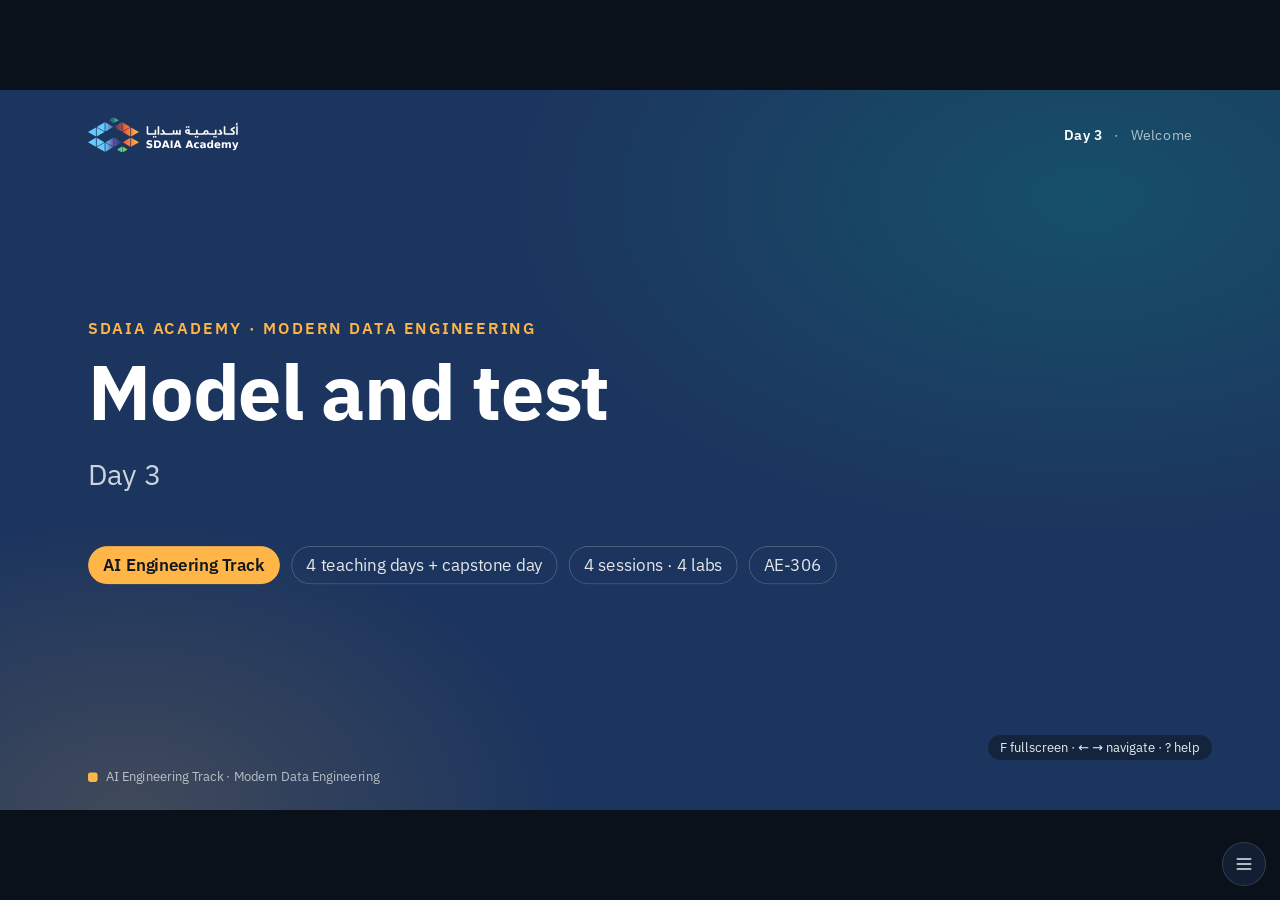
<file: slides/day3.html>
<!doctype html>
<html lang="en" dir="ltr" data-ax="deck" data-track="ai-engineering">
<head>
<meta charset="utf-8">
<meta name="viewport" content="width=device-width, initial-scale=1">
<title>Day 3 · Model and test · Modern Data Engineering</title>
<meta name="generator" content="SDAIA Academy engine 1.0.0">
<link rel="icon" href="../_engine/icon.svg">
<link rel="alternate" type="text/markdown" href="day3.md">
<link rel="describedby" href="../llms.txt">
<link rel="stylesheet" href="../_engine/academy.css">
</head>
<body>
<div class="deck" data-course="Modern Data Engineering" data-track="ai-engineering" data-day="Day 3">
<section class="slide title" id="title" data-auto="title" data-label="Welcome" data-n="1">
  <div class="kicker">SDAIA Academy · Modern Data Engineering</div>
  <h1>Model and test</h1>
  <p class="lead mt">Day 3</p>
  <div class="meta"><span class="track">AI Engineering Track</span><span>4 teaching days + capstone day</span><span>4 sessions · 4 labs</span><span>AE-306</span></div>
  <aside class="notes"><p>Two days of clean inputs; today they become what finance reads. The day serves LO3 (a star at a stated grain, built as tested, version-controlled models) and LO4 (an orchestrated pipeline with a contract that fails safely). Lujain's five questions are on the agenda for the morning.</p></aside>
</section>

<section class="slide" id="agenda" data-auto="agenda" data-label="Agenda" data-n="2">
  <div class="kicker">Today</div>
  <h2>Model and test</h2>
  <div class="agenda"><div class="item"><div><b>Session 1 · Dimensional modelling</b><small>State the grain, then facts and dimensions that answer finance's questions</small></div></div><div class="item"><div><b>Session 2 · Transformations as code</b><small>SQL models in git, environments, and plans that rebuild only what changed</small></div></div><div class="item"><div><b>Session 3 · Data quality tests and contracts</b><small>Tests on data, a contract with the producer, and a gate that holds when the feed breaks</small></div></div><div class="item"><div><b>Session 4 · Orchestration</b><small>Assets with dependencies, partitions, retries, blocking checks and backfills</small></div></div></div>
  <aside class="notes"><p>Labs 3.2 to 3.4 each start from the reference models in labs/models/, so Lab 3.1 does not have to be finished to continue.</p></aside>
</section>

<section class="slide" id="review-day-2" data-lo="LO2" data-n="3">
  <div class="kicker">Review of Day 2</div>
  <h2>A supplier moves country</h2>
  <div class="quiz" data-type="single" data-lo="LO2" data-id="review-day-2-q1">
    <p class="lead">Jumeirah Canning moved from the UAE to Saudi Arabia on 1 September. Finance asks for August's margin by supplier country. Which supplier table gives the right answer?</p>
    <div class="opts">
      <div class="opt" data-ok data-k="A">The type 2 history, joined on the order's creation time</div>
      <div class="opt" data-why="Uses today's state for last month's orders: August's orders move to Saudi Arabia" data-k="B">The merged copy of the supplier table</div>
      <div class="opt" data-why="Uses the state before every change, wrong for any order after a change" data-k="C">The snapshot of 1 August</div>
      <div class="opt" data-why="Reads raw events, which hold changes, not the state at a moment" data-k="D">The change feed itself</div>
    </div>
    <div class="callout tip why"><b>Why.</b> Only the history knows which version was valid when each order was placed. The copy knows only the present.</div>
  </div>
  <aside class="notes"><p>Answer: A. This is question 3 of finance's five, and the reason the fact table carries a supplier key per version.</p></aside>
</section>

<!-- ======================= SESSION 1 ======================= -->
<section class="slide section" id="s1" data-auto="section" data-session="1" data-n="4">
  <div class="kicker">Session 1</div>
  <h1>Dimensional modelling</h1>
  <ul class="bullets outcomes"><li>State the grain of a fact table in one sentence and test it</li><li>Build dimensions with an unknown member and a type 2 supplier</li><li>Find and fix a fan-out before it reaches a report</li></ul>
  <div class="sess-no">01</div>
</section>

<section class="slide" data-label="Five questions" id="five-finance-questions" data-lo="LO3" data-n="5" data-session="1">
  <div class="kicker">Start from the questions</div>
  <h2>Finance asks five questions of the margin every month</h2>
  <table class="t small">
    <tr><th>#</th><th>Question</th><th>Needs</th></tr>
    <tr><td>1</td><td>Revenue, cost and margin by month</td><td>a date</td></tr>
    <tr><td>2</td><td>By customer type and city</td><td>the customer</td></tr>
    <tr><td>3</td><td>By supplier country at the time of the order</td><td>the supplier version</td></tr>
    <tr><td>4</td><td>By category and month</td><td>the product</td></tr>
    <tr><td>5</td><td>By city after freight</td><td>freight, counted once</td></tr>
  </table>
  <aside class="notes"><p>Ask the room which question is hardest. Most say 3; the trap is 5. The model has to answer all five by summing facts and grouping by dimension attributes, with no special query per question.</p></aside>
</section>

<section class="slide" data-label="Grain" id="grain-first" data-lo="LO3" data-n="6" data-session="1">
  <div class="kicker">Dimensional modelling</div>
  <h2>State the grain in one sentence before anything else</h2>
  <div class="cols cols-2">
    <div class="card c-teal"><h4>Qafila's grain</h4><p class="mb0">One row per line of a confirmed order.</p></div>
    <ul class="bullets small">
      <li>Facts are the numbers that add up at that grain: pieces, revenue, cost, freight.</li>
      <li>Dimensions are what you group and filter by: date, customer, product, supplier.</li>
      <li>A fact at another grain (freight per shipment) must be brought to this one, or get its own table.</li>
    </ul>
  </div>
  <aside class="notes"><p>The grain sentence is the test you will write in step 3: no order line twice. Kimball's four steps (business process, grain, dimensions, facts) are the classic source; the order matters, grain before columns.</p></aside>
</section>

<section class="slide" data-label="The star" id="margin-star" data-lo="LO3" data-n="7" data-session="1">
  <div class="kicker">Lab 3.1 · step 1</div>
  <h2>One fact table, four dimensions around it</h2>
  <div class="cols cols-3 gap-s">
    <div class="card c-cyan"><h4>dim_customer</h4><p class="small mb0">type, city; plus an unknown member</p></div>
    <div class="card c-navy"><h4>fct_order_line</h4><p class="small mb0">order_id, line_no, order_date, customer_id, product_id, supplier_key; qty_pieces, revenue, cost, freight</p></div>
    <div class="card c-cyan"><h4>dim_product</h4><p class="small mb0">category, units per carton</p></div>
  </div>
  <div class="cols cols-2 gap-s mt">
    <div class="card c-purple"><h4>dim_supplier (type 2)</h4><p class="small mb0">one row per version: country valid from, valid to</p></div>
    <div class="card c-teal"><h4>date</h4><p class="small mb0">order_date, and the month derived from it</p></div>
  </div>
  <aside class="notes"><p>Draw it on the board with the room. The supplier key points to a version, not to a supplier: that is how question 3 works without a special query. Date is kept as a column here; a full date dimension (holidays, fiscal periods) is the usual next step.</p></aside>
</section>

<section class="slide" data-label="Unknown" id="unknown-member" data-lo="LO3 LO6" data-n="8" data-session="1">
  <div class="kicker">The erased customer</div>
  <h2>An unknown member keeps revenue that has lost its customer</h2>
  <ul class="bullets">
    <li>C-1187 asked to be erased: the customer row is gone, 13 orders remain.</li>
    <li>An inner join drops their 139,619 riyals from some reports and not others.</li>
    <li>A row <code>'Unknown'</code> in the dimension, and the fact points to it: every report shows the same total, with the unknown visible.</li>
  </ul>
  <aside class="notes"><p>Day 4 returns to the erasure from the governance side: the orders stay because they are Qafila's own records, but nothing identifies the person any more. The unknown member is the modelling half of that answer.</p></aside>
</section>

<section class="slide" data-label="Fan-out" id="freight-fan-out" data-lo="LO3" data-n="9" data-session="1">
  <div class="kicker">Lab 3.1 · step 3</div>
  <h2>Join freight per shipment to lines and it is counted 3.9 times</h2>
  <div class="cols cols-2">
    <div class="stat center"><div class="big">772,575</div><div class="lbl">riyals of freight billed</div></div>
    <div class="stat center"><div class="big">3,036,762</div><div class="lbl">after joining it to order lines</div></div>
  </div>
  <p class="small mt">Fix: share each shipment's freight among its lines by a stated rule (here, revenue share), or keep a shipment fact at its own grain.</p>
  <aside class="notes"><p>The planted problem 10. The allocation rule is a business decision: the stretch of the lab allocates by pieces instead and shows that city totals do not move (an order has one city) while category totals do, by up to a fifth for beverages.</p></aside>
</section>

<section class="slide" data-label="Answers" id="five-answers-match" data-lo="LO3" data-n="10" data-session="1">
  <div class="kicker">Lab 3.1 · step 4</div>
  <h2>All five answers match finance's key, and question 5 changes the ranking</h2>
  <table class="t small">
    <tr><th>City</th><th>Margin</th><th>Freight</th><th>After freight</th></tr>
    <tr><td>Jeddah</td><td>5,795,845</td><td>220,754</td><td>5,575,091</td></tr>
    <tr><td>Dammam</td><td>5,547,067</td><td>338,597</td><td>5,208,470</td></tr>
    <tr><td>Riyadh</td><td>3,830,144</td><td>211,589</td><td>3,618,555</td></tr>
  </table>
  <p class="small">Largest difference from the key on any of the five questions: 0.10 riyal, from rounding.</p>
  <aside class="notes"><p>Dammam pays the most freight per riyal of revenue: the warehouse is in Jeddah. The unknown member carries 33,718 of margin. These figures come from the course's run of Lab 3.1.</p></aside>
</section>

<section class="slide" id="checkpoint-1" data-lo="LO3" data-n="11" data-session="1">
  <div class="kicker">Checkpoint</div>
  <h2>Where does freight go?</h2>
  <div class="quiz" data-type="single" data-lo="LO3" data-id="checkpoint-1-q1">
    <p class="lead">Freight is charged per shipment, one shipment per order, and finance wants margin after freight by product category. What do you add to the star?</p>
    <div class="opts">
      <div class="opt" data-why="Repeats the shipment's freight on every line: the sum multiplies it" data-k="A">Join shipments to the fact in each report</div>
      <div class="opt" data-why="Puts a measure in a dimension, where it cannot be summed by category" data-k="B">Freight as an attribute of the customer</div>
      <div class="opt" data-ok data-k="C">A freight fact on the line, allocated by a stated rule</div>
      <div class="opt" data-why="Answers a different question; the total is right but no category can be computed" data-k="D">One freight total per month, outside the star</div>
    </div>
    <div class="callout tip why"><b>Why.</b> A category is a property of the line, so freight must reach the line's grain. Allocation does that, and the rule is written down where finance can agree to it.</div>
  </div>
  <aside class="notes"><p>Answer: C. A shipment-grain fact table is also correct for questions by city; it cannot answer by category without the same allocation.</p></aside>
</section>

<section class="slide lab top" id="lab-3-1" data-auto="lab" data-lab="3.1" data-label="Lab 3.1" data-n="12" data-session="1">
  <div class="cols cols-2 mid"><div><div class="lab-tag">Lab 3.1 · 25 min</div><h2>The margin star schema</h2><p class="lead small">Draw the margin star schema at order-line grain, build it, and check it against the finance team's five margin questions.</p><a class="nb" href="../labs/D3_1_star_schema.ipynb">D3_1_star_schema.ipynb</a></div><ul class="checklist"><li>Draw the star: grain, facts, dimensions <span class="min">6 min</span></li><li>Dimensions with an unknown member <span class="min">5 min</span></li><li>The fact table, and a grain test <span class="min">6 min</span></li><li>Five finance questions against the key <span class="min">8 min</span></li><li class="stretch">✱ Stretch: Allocate freight by pieces instead of revenue: which answers move?</li></ul></div>
  <aside class="notes"><p>Step 1 is on paper first: insist on the grain sentence before any SQL. Common failure in step 3: joining dim_supplier on supplier_id alone (one row per version: the count grows). The grain test catches it; let it.</p></aside>
</section>

<!-- ======================= SESSION 2 ======================= -->
<section class="slide section" id="s2" data-auto="section" data-session="2" data-n="13">
  <div class="kicker">Session 2</div>
  <h1>Transformations as code</h1>
  <ul class="bullets outcomes"><li>Write staging and mart models as SQL files under version control</li><li>Plan a change in a development environment before production</li><li>Show that a rebuild skips unchanged models</li></ul>
  <div class="sess-no">02</div>
</section>

<section class="slide" data-label="Models" id="models-as-files" data-lo="LO3" data-n="14" data-session="2">
  <div class="kicker">Transformations as code</div>
  <h2>One SQL file per model, in git; the dependencies come from the SQL</h2>
  <pre class="code s" data-file="models/stg_order_lines.sql"><code class="language-sql">MODEL (name stg.order_lines, kind <span class="hljs-keyword">FULL</span>, grain (order_id, line_no));

<span class="hljs-comment">-- the nightly extract re-sent one day&#x27;s lines: keep one copy of each line</span>
<span class="hljs-keyword">SELECT</span> <span class="hljs-built_in">CAST</span>(order_id <span class="hljs-keyword">AS</span> <span class="hljs-type">BIGINT</span>) <span class="hljs-keyword">AS</span> order_id, <span class="hljs-built_in">CAST</span>(line_no <span class="hljs-keyword">AS</span> <span class="hljs-type">INTEGER</span>) <span class="hljs-keyword">AS</span> line_no, …
<span class="hljs-keyword">FROM</span> raw.order_lines
QUALIFY <span class="hljs-built_in">row_number</span>() <span class="hljs-keyword">OVER</span> (<span class="hljs-keyword">PARTITION</span> <span class="hljs-keyword">BY</span> order_id, line_no) <span class="hljs-operator">=</span> <span class="hljs-number">1</span></code></pre>
  <p class="small">Eleven models: six staging, four mart tables, one monthly mart. A review is a diff; a rollback is a revert.</p>
  <aside class="notes"><p>The course uses SQLMesh (0.236 ran here); dbt is the other common choice and its models look almost the same. The difference that matters today is state: SQLMesh knows which version of each model each environment holds, so it can plan.</p></aside>
</section>

<section class="slide" data-label="Environments" id="dev-and-prod" data-lo="LO3" data-n="15" data-session="2">
  <div class="kicker">Lab 3.2 · step 3</div>
  <h2>Build in dev; promoting to prod moves no data</h2>
  <div class="flow">
    <div class="step c-navy"><b>plan dev</b>11 models built</div>
    <div class="arrow">→</div>
    <div class="step c-cyan"><b>check</b>margin equals the key</div>
    <div class="arrow">→</div>
    <div class="step c-teal"><b>plan prod</b>0 models built</div>
  </div>
  <p class="small mt">Production's views were pointed at the tables dev had built: same model versions, same tables. A virtual environment costs a view per model.</p>
  <aside class="notes"><p>Contrast with copying a dev schema to prod, or rebuilding prod from scratch after review: both take time and both can differ from what was reviewed. Here what was checked is exactly what is promoted.</p></aside>
</section>

<section class="slide" data-label="What rebuilds" id="state-aware-rebuild" data-lo="LO3" data-n="16" data-session="2">
  <div class="kicker">Lab 3.2 · step 4</div>
  <h2>A change rebuilds what it reaches, and skips the rest</h2>
  <table class="t">
    <tr><th>Change</th><th>Kind</th><th>Rebuilt</th><th>Skipped</th></tr>
    <tr><td>New column in stg_products</td><td>non-breaking</td><td>1</td><td>10</td></tr>
    <tr><td>Filter rows in stg_orders</td><td>breaking</td><td>3: stg.orders, fct_order_line, margin_monthly</td><td>8</td></tr>
  </table>
  <aside class="notes"><p>This is the evidence LO3 asks for: "a rebuild that skips unchanged models". Non-breaking means nothing downstream reads what changed. The breaking change rebuilds its descendants only; customers, products, prices and the dimensions stay as they were.</p></aside>
</section>

<section class="slide" data-label="Agent SQL" id="verify-agent-sql" data-lo="LO3" data-n="17" data-session="2">
  <div class="kicker">Verifying agent-written SQL</div>
  <h2>A model an assistant wrote runs, has the right grain, and is wrong by 51 million</h2>
  <div class="cols cols-2">
    <div class="stat center"><div class="big">116,950,038</div><div class="lbl">revenue of the agent's "margin by product"</div></div>
    <div class="stat center"><div class="big">65,500,535</div><div class="lbl">revenue of the tested mart</div></div>
  </div>
  <p class="small mt">Three defects: prices joined without dates, cancelled orders kept, the discount missing. The grain test passes; the reconciliation fails.</p>
  <aside class="notes"><p>From the stretch of Lab 3.2. Assistants write plausible SQL quickly. The rule for the course: an assistant's model enters the project only after the project's tests and one reconciliation with a trusted number pass. That is why Lab 1.2 was AI-off.</p></aside>
</section>

<section class="slide" id="checkpoint-2" data-lo="LO3" data-n="18" data-session="2">
  <div class="kicker">Checkpoint</div>
  <h2>What rebuilds?</h2>
  <div class="quiz" data-type="single" data-lo="LO3" data-id="checkpoint-2-q1">
    <p class="lead">You change the rows <code>stg.orders</code> returns. Qafila's project has eleven models. Which ones does a state-aware plan rebuild?</p>
    <div class="opts">
      <div class="opt" data-why="Rebuilds everything like a scheduler without state; correct but wasteful" data-k="A">All eleven</div>
      <div class="opt" data-ok data-k="B">stg.orders and the models downstream of it</div>
      <div class="opt" data-why="Treats every change as non-breaking: the fact would keep the old orders" data-k="C">stg.orders only</div>
      <div class="opt" data-why="Confuses downstream with upstream; raw tables are inputs, not models" data-k="D">stg.orders and the raw tables it reads</div>
    </div>
    <div class="callout tip why"><b>Why.</b> A change to the rows of a model can change every model that reads it, directly or not. Models that do not depend on it cannot change.</div>
  </div>
  <aside class="notes"><p>Answer: B. In the lab that is three models: stg.orders, fct_order_line and margin_monthly.</p></aside>
</section>

<section class="slide lab top" id="lab-3-2" data-auto="lab" data-lab="3.2" data-label="Lab 3.2" data-n="19" data-session="2">
  <div class="cols cols-2 mid"><div><div class="lab-tag">Lab 3.2 · 25 min</div><h2>Models, environments and a state-aware rebuild</h2><p class="lead small">Build Qafila's staging and mart models as version-controlled SQL with SQLMesh, plan them in dev and prod, and show that a change rebuilds only what depends on it.</p><a class="nb" href="../labs/D3_2_transformations.ipynb">D3_2_transformations.ipynb</a></div><ul class="checklist"><li>The project and its first commit <span class="min">5 min</span></li><li>Write the mart model <span class="min">6 min</span></li><li>Plan dev, then promote to prod <span class="min">6 min</span></li><li>Change one model: what rebuilds? <span class="min">8 min</span></li><li class="stretch">✱ Stretch: Review an agent-written model: run it against your tests before you trust it</li></ul></div>
  <aside class="notes"><p>The project lives in labs/artifacts/D3_2 with its own git repository. The first plan takes about a minute on Colab. If a plan fails, read the model's error in the output: a type mismatch (comparing text with a date) is the usual cause; the raw tables are all text.</p></aside>
</section>

<!-- ======================= SESSION 3 ======================= -->
<section class="slide section" id="s3" data-auto="section" data-session="3" data-n="20">
  <div class="kicker">Session 3</div>
  <h1>Data quality tests and contracts</h1>
  <ul class="bullets outcomes"><li>Write not-null, unique, accepted-value and relationship tests</li><li>Write a data contract for a feed and compile it to SQL checks</li><li>Block a refresh when the contract fails, and say why</li></ul>
  <div class="sess-no">03</div>
</section>

<section class="slide" data-label="Tests" id="four-test-kinds" data-lo="LO3 LO4" data-n="21" data-session="3">
  <div class="kicker">Tests on data</div>
  <h2>Four kinds of test cover most of a staging table</h2>
  <div class="cols cols-4 gap-s">
    <div class="card c-teal"><h4>Not null</h4><p class="small mb0">every price has an id</p></div>
    <div class="card c-cyan"><h4>Unique</h4><p class="small mb0">one row per price id</p></div>
    <div class="card c-coral"><h4>Accepted values</h4><p class="small mb0">SAR, USD or AED</p></div>
    <div class="card c-purple"><h4>Relationships</h4><p class="small mb0">every product exists</p></div>
  </div>
  <p class="small mt">A test returns the rows that break a rule: zero rows passes.</p>
  <aside class="notes"><p>In the lab, one negative cost inserted on purpose trips both the unique and the positive-cost tests. Severity matters: an error blocks, a warning reports. Decide per test, in the open. Tests are written by the consumer, about its own tables; a contract is the next step.</p></aside>
</section>

<section class="slide" data-label="Contract" id="data-contract-odcs" data-lo="LO4" data-n="22" data-session="3">
  <div class="kicker">A data contract</div>
  <h2>The producer and the consumer agree on the feed, in a file both can read</h2>
  <pre class="code s" data-file="contracts/supplier_prices.odcs.yaml"><code class="language-yaml"><span class="hljs-attr">apiVersion:</span> <span class="hljs-string">v3.1.0</span>
<span class="hljs-attr">kind:</span> <span class="hljs-string">DataContract</span>
<span class="hljs-attr">id:</span> <span class="hljs-string">qafila-supplier-prices</span>
<span class="hljs-attr">schema:</span>
  <span class="hljs-bullet">-</span> <span class="hljs-attr">name:</span> <span class="hljs-string">supplier_prices</span>
    <span class="hljs-attr">properties:</span>
      <span class="hljs-bullet">-</span> <span class="hljs-attr">name:</span> <span class="hljs-string">cost</span>
        <span class="hljs-attr">logicalType:</span> <span class="hljs-string">string</span>
        <span class="hljs-attr">required:</span> <span class="hljs-literal">true</span>
        <span class="hljs-attr">quality:</span>
          <span class="hljs-bullet">-</span> <span class="hljs-attr">id:</span> <span class="hljs-string">cost_positive_number</span>
            <span class="hljs-attr">type:</span> <span class="hljs-string">sql</span>
            <span class="hljs-attr">query:</span> <span class="hljs-string">SELECT</span> <span class="hljs-string">count(*)</span> <span class="hljs-string">FROM</span> {<span class="hljs-string">object</span>} <span class="hljs-string">WHERE</span> <span class="hljs-string">num({property})</span> <span class="hljs-string">&lt;=</span> <span class="hljs-number">0</span>
            <span class="hljs-attr">mustBe:</span> <span class="hljs-number">0</span></code></pre>
  <aside class="notes"><p>The Open Data Contract Standard (ODCS), maintained by Bitol under the Linux Foundation; version 3.1.0 at the time of writing. Its quality rules use metrics (nullValues, duplicateValues, invalidValues, rowCount) or SQL, with operators such as mustBe and mustBeLessThan. Sources: bitol-io.github.io/open-data-contract-standard. The owner is named in the contract: Ammar Basri. The contract also carries the classification of a field: cost, a supplier's quoted price, is marked restricted before it is loaded, and Day 4 explains the levels.</p></aside>
</section>

<section class="slide" data-label="Compiled" id="contract-to-sql" data-lo="LO4" data-n="23" data-session="3">
  <div class="kicker">Lab 3.3 · step 3</div>
  <h2>Each rule compiles to one query that returns one number</h2>
  <table class="t small">
    <tr><th>Rule</th><th>Compiled SQL</th></tr>
    <tr><td><code>nullValues</code></td><td><code>SELECT count(*) FROM t WHERE price_id IS NULL</code></td></tr>
    <tr><td><code>duplicateValues</code></td><td><code>SELECT count(*) - count(DISTINCT (price_id, updated_at)) FROM t</code></td></tr>
    <tr><td><code>invalidValues</code></td><td><code>… WHERE currency NOT IN ('SAR', 'USD', 'AED')</code></td></tr>
    <tr><td><code>required</code></td><td>the column exists in the batch</td></tr>
  </table>
  <p class="small">Seven quality rules and nine required columns: sixteen checks, all passing on the October feed.</p>
  <aside class="notes"><p>Participants write the compiler for four metrics and compare with the course's (contract_gate.py). Contract tools do the same against many databases; writing it once shows there is no magic. Keep this slide short: the time goes to the rename done right, two slides on.</p></aside>
</section>

<section class="slide" data-label="The gate" id="gate-holds" data-lo="LO4" data-n="24" data-session="3">
  <div class="kicker">Lab 3.3 · step 4</div>
  <h2>The November batch breaks the contract and the price table does not move</h2>
  <div class="cols cols-2">
    <ul class="bullets small">
      <li><code>cost</code> renamed to <code>unit_cost</code>: <code>cost_present</code> fails</li>
      <li>The cost rule cannot run: it fails too</li>
      <li>Hidden behind them: a negative cost, -135.30 on PR-00043</li>
      <li>The fixed batch passes and the refresh runs</li>
    </ul>
    <div class="card c-coral flat"><h4>What the margin reads</h4><p class="small mb0">102 prices before, 102 after the broken batch, unchanged to the halala. October's prices stay until the fix.</p></div>
  </div>
  <aside class="notes"><p>One failure can hide another: the rename stops the cost rule from running, so the negative cost appears only after mapping the column. The stretch quarantines it: 36 rows load, 1 waits. A renamed column is never quarantined; every row is affected.</p></aside>
</section>

<section class="slide" data-label="Parallel change" id="expand-migrate-contract" data-lo="LO4" data-n="25" data-session="3">
  <div class="kicker">A rename that breaks no one</div>
  <h2>Expand, migrate, then contract: both fields live until the last consumer moves</h2>
  <div class="flow">
    <div class="step c-navy"><b>1.0.0</b>freight_sar only</div>
    <div class="arrow">→</div>
    <div class="step c-cyan"><b>1.1.0 expand</b>add freight_cost; fill both; a rule says they agree</div>
    <div class="arrow">→</div>
    <div class="step c-teal"><b>Migrate</b>consumers move one at a time; freight_sar still filled</div>
    <div class="arrow">→</div>
    <div class="step c-coral"><b>2.0.0 contract</b>drop freight_sar</div>
  </div>
  <p class="small mt">Adding a field breaks nobody, so it is a minor version. Removing one breaks whoever still reads it, so it waits, and it is a major version.</p>
  <aside class="notes"><p>The example is a parallel one: the shipment extract renaming freight_sar to freight_cost. The November supplier batch did all three phases in one night, unannounced, which is why the gate had to stop it. The version numbers are Qafila's rule for its contracts (minor for an addition, major for a removal); the contract's version field carries them. During the migrate phase the contract gains one quality rule: rows where the two fields differ must be 0. Sources: Danilo Sato, "Parallel Change" (martinfowler.com), which names the three phases expand, migrate and contract.</p></aside>
</section>

<section class="slide" data-label="Cutover" id="cutover-register" data-lo="LO4" data-n="26" data-session="3">
  <div class="kicker">Read the register, then decide</div>
  <h2>Can 2.0.0 drop freight_sar today?</h2>
  <div class="cols cols-2">
    <table class="t small">
      <tr><th>Consumer of the shipment extract</th><th>Reads today</th></tr>
      <tr><td>fct_order_line (freight allocation)</td><td><code>freight_cost</code></td></tr>
      <tr><td>Carrier cost review</td><td><code>freight_cost</code></td></tr>
      <tr><td>Monthly freight file for finance</td><td><code>freight_sar</code></td></tr>
    </table>
    <div class="card c-teal flat"><h4>Parallel check, 14 days of 1.1.0</h4><p class="small mb0">729 rows with both fields; 0 where they disagree.</p></div>
  </div>
  <div class="callout warn frag mt"><b>Not yet.</b> The values agree, but one consumer still reads <code>freight_sar</code>. Move it, watch one full cycle of its own run, then ship 2.0.0. Both conditions, every time.</div>
  <aside class="notes"><p>Ask the room before the reveal. The tempting answer is "yes, 0 mismatches": the check proves the producer writes both fields correctly, not that every consumer has moved. A monthly consumer needs a full month on the new field before the old one goes. Numbers: labs/_tools/freight_cutover.py over the last 14 days of shipments in the data. Lab 3.3's second stretch does the same reading on the supplier feed.</p></aside>
</section>

<section class="slide" id="checkpoint-3" data-lo="LO4" data-n="27" data-session="3">
  <div class="kicker">Checkpoint</div>
  <h2>The night run</h2>
  <div class="quiz" data-type="single" data-lo="LO4" data-id="checkpoint-3-q1">
    <p class="lead">The contract fails on a renamed column during the night run, and finance opens the margin report in the morning. What should they find?</p>
    <div class="opts">
      <div class="opt" data-why="Lets a batch that broke its contract reach the report" data-k="A">A margin computed from whatever columns matched</div>
      <div class="opt" data-why="Removes a correct report to signal a problem upstream" data-k="B">An empty report until the feed is fixed</div>
      <div class="opt" data-why="Guesses the producer's intent without the producer" data-k="C">A margin with unit_cost mapped to cost automatically</div>
      <div class="opt" data-ok data-k="D">Yesterday's margin, labelled with its last refresh</div>
    </div>
    <div class="callout tip why"><b>Why.</b> Failing safely means the last good state stays in place and says how old it is, while the owner named in the contract is alerted.</div>
  </div>
  <aside class="notes"><p>Answer: D. "Labelled with its last refresh" matters: a stale number shown as fresh is the other way to fail.</p></aside>
</section>

<section class="slide lab top" id="lab-3-3" data-auto="lab" data-lab="3.3" data-label="Lab 3.3" data-n="28" data-session="3">
  <div class="cols cols-2 mid"><div><div class="lab-tag">Lab 3.3 · 25 min</div><h2>A contract that holds</h2><p class="lead small">Write tests and an ODCS contract for the supplier feed, compile the contract to SQL checks, break the feed on purpose and watch the gate keep the mart unchanged.</p><a class="nb" href="../labs/D3_3_contracts.ipynb">D3_3_contracts.ipynb</a></div><ul class="checklist"><li>Tests on the staged prices <span class="min">6 min</span></li><li>The contract in YAML <span class="min">6 min</span></li><li>Compile the contract to SQL checks <span class="min">6 min</span></li><li>Break the feed: the gate holds <span class="min">7 min</span></li><li class="stretch">✱ Stretch: Quarantine the failing rows instead of blocking: when is that right?</li></ul></div>
  <aside class="notes"><p>Step 2 is reading, not writing: ask three tables for their answers aloud (which rule catches the negative cost, which the rename, why incoterm is not required). The refresh function in step 4 must return before touching current_prices when anything failed.</p></aside>
</section>

<!-- ======================= SESSION 4 ======================= -->
<section class="slide section" id="s4" data-auto="section" data-session="4" data-n="29">
  <div class="kicker">Session 4</div>
  <h1>Orchestration</h1>
  <ul class="bullets outcomes"><li>Declare the pipeline as assets with dependencies and monthly partitions</li><li>Retry a flaky source and block on a failed check</li><li>Backfill one month after a fix</li></ul>
  <div class="sess-no">04</div>
</section>

<section class="slide" data-label="Assets" id="assets-graph" data-lo="LO4" data-n="30" data-session="4">
  <div class="kicker">Orchestration</div>
  <h2>Declare the tables and what they depend on; the graph follows</h2>
  <div class="flow">
    <div class="step c-navy"><b>supplier_prices</b>retry 3 times</div>
    <div class="arrow">→</div>
    <div class="step c-cyan"><b>november_batch</b>contract check, blocking</div>
    <div class="arrow">→</div>
    <div class="step c-teal"><b>current_prices</b></div>
    <div class="arrow">→</div>
    <div class="step c-purple"><b>fct_order_line</b></div>
    <div class="arrow">→</div>
    <div class="step c-coral"><b>margin_monthly</b>by month</div>
  </div>
  <aside class="notes"><p>Dagster (1.13 ran here) calls these software-defined assets; Airflow 3 has assets too, and Prefect has flows. The course runs Dagster in the notebook with a temporary instance: no server. The asset view is the point: you schedule tables, not scripts. Lab 3.4 declares the schedule (a job over the four unpartitioned assets and a cron line for every night) and inspects it; no daemon runs in a notebook, so the room launches each run by hand. Say that in production the daemon or the platform fires the same job.</p></aside>
</section>

<section class="slide" data-label="Retry or block" id="retry-or-block" data-lo="LO4" data-n="31" data-session="4">
  <div class="kicker">Lab 3.4 · steps 2 and 3</div>
  <h2>Retry the transport; block on the data</h2>
  <div class="cols cols-2">
    <div class="card c-teal"><h4>Retried: the API answers 503 twice</h4><p class="small mb0"><code>RetryPolicy(max_retries=3, delay=0.2)</code>. Two failures, two retries, 127 versions loaded.</p></div>
    <div class="card c-coral"><h4>Blocked: the contract fails</h4><p class="small mb0"><code>blocking=True</code>. current_prices and fct_order_line: "Not executing".</p></div>
  </div>
  <p class="small mt">A second try can fix a timeout. It cannot fix a renamed column.</p>
  <aside class="notes"><p>The run log line the lab asks for is the evidence of LO4: what was caught, what was not refreshed, what stays in place. Read one aloud. Dagster's own error log says "Dependencies for step current_prices failed. Not executing."</p></aside>
</section>

<section class="slide" data-label="Partitions" id="partitions-backfill" data-lo="LO4" data-n="32" data-session="4">
  <div class="kicker">Lab 3.4 · step 4</div>
  <h2>Partition the margin by month and a backfill touches one month</h2>
  <table class="t small">
    <tr><th>Month</th><th>Margin</th><th>Built by run</th></tr>
    <tr><td>2026-08</td><td>5,413,128</td><td>the first month's run</td></tr>
    <tr><td>2026-09</td><td>4,807,938</td><td>the second month's run</td></tr>
    <tr><td>2026-10</td><td>4,985,708</td><td><b>the backfill</b></td></tr>
  </table>
  <p class="small">The backfill rebuilt October only; August and September keep the runs that built them.</p>
  <aside class="notes"><p>Each partition deletes its month and inserts it again: idempotent, so a backfill can run twice. All three equal finance's reference after the fix. In production a backfill is launched over a range of partitions; the lab launches one.</p></aside>
</section>

<section class="slide" data-label="Lineage" id="lineage-events" data-lo="LO4" data-n="33" data-session="4">
  <div class="kicker">Lineage</div>
  <h2>Every run can say what it read and what it wrote</h2>
  <pre class="code s" data-file="one OpenLineage-style event"><code class="language-json"><span class="hljs-punctuation">{</span><span class="hljs-attr">&quot;eventType&quot;</span><span class="hljs-punctuation">:</span> <span class="hljs-string">&quot;COMPLETE&quot;</span><span class="hljs-punctuation">,</span>
 <span class="hljs-attr">&quot;run&quot;</span><span class="hljs-punctuation">:</span> <span class="hljs-punctuation">{</span><span class="hljs-attr">&quot;runId&quot;</span><span class="hljs-punctuation">:</span> <span class="hljs-string">&quot;6e655101-…&quot;</span><span class="hljs-punctuation">}</span><span class="hljs-punctuation">,</span>
 <span class="hljs-attr">&quot;job&quot;</span><span class="hljs-punctuation">:</span> <span class="hljs-punctuation">{</span><span class="hljs-attr">&quot;namespace&quot;</span><span class="hljs-punctuation">:</span> <span class="hljs-string">&quot;qafila&quot;</span><span class="hljs-punctuation">,</span> <span class="hljs-attr">&quot;name&quot;</span><span class="hljs-punctuation">:</span> <span class="hljs-string">&quot;fct_order_line&quot;</span><span class="hljs-punctuation">}</span><span class="hljs-punctuation">,</span>
 <span class="hljs-attr">&quot;inputs&quot;</span><span class="hljs-punctuation">:</span> <span class="hljs-punctuation">[</span><span class="hljs-punctuation">{</span><span class="hljs-attr">&quot;namespace&quot;</span><span class="hljs-punctuation">:</span> <span class="hljs-string">&quot;qafila&quot;</span><span class="hljs-punctuation">,</span> <span class="hljs-attr">&quot;name&quot;</span><span class="hljs-punctuation">:</span> <span class="hljs-string">&quot;current_prices&quot;</span><span class="hljs-punctuation">}</span><span class="hljs-punctuation">]</span><span class="hljs-punctuation">,</span>
 <span class="hljs-attr">&quot;outputs&quot;</span><span class="hljs-punctuation">:</span> <span class="hljs-punctuation">[</span><span class="hljs-punctuation">{</span><span class="hljs-attr">&quot;namespace&quot;</span><span class="hljs-punctuation">:</span> <span class="hljs-string">&quot;qafila&quot;</span><span class="hljs-punctuation">,</span> <span class="hljs-attr">&quot;name&quot;</span><span class="hljs-punctuation">:</span> <span class="hljs-string">&quot;fct_order_line&quot;</span><span class="hljs-punctuation">}</span><span class="hljs-punctuation">]</span><span class="hljs-punctuation">}</span></code></pre>
  <p class="small">Lineage answers the auditor's question: which run, from which inputs, produced the number on the report.</p>
  <aside class="notes"><p>OpenLineage is the open standard for these events; Marquez is a reference server that stores them. The stretch of Lab 3.4 builds the events from Dagster's materialisations and the graph.</p></aside>
</section>

<section class="slide" id="checkpoint-4" data-lo="LO4" data-n="34" data-session="4">
  <div class="kicker">Checkpoint</div>
  <h2>Retry or block?</h2>
  <div class="quiz" data-type="single" data-lo="LO4" data-id="checkpoint-4-q1">
    <p class="lead">Four failures in last week's runs. Which one should a retry policy handle?</p>
    <div class="opts">
      <div class="opt" data-ok data-k="A">The supplier API timed out after 30 seconds</div>
      <div class="opt" data-why="Retries a data problem; the same batch fails the same rule again" data-k="B">The contract found a negative cost</div>
      <div class="opt" data-why="Retries a code defect; the model fails the same way every time" data-k="C">A model divides by a column that was renamed</div>
      <div class="opt" data-why="Retries a capacity problem with more load on the same disk" data-k="D">The warehouse disk is full</div>
    </div>
    <div class="callout tip why"><b>Why.</b> A retry helps only when a second attempt can succeed with nothing changed. A timeout can; a bad batch, a broken model or a full disk cannot.</div>
  </div>
  <aside class="notes"><p>Answer: A. Retries on the others hide the failure for a while and delay the alert.</p></aside>
</section>

<section class="slide lab top" id="lab-3-4" data-auto="lab" data-lab="3.4" data-label="Lab 3.4" data-n="35" data-session="4">
  <div class="cols cols-2 mid"><div><div class="lab-tag">Lab 3.4 · 25 min</div><h2>Assets, a failure, a retry and a backfill</h2><p class="lead small">Declare the pipeline as Dagster assets on a nightly schedule, watch a retry absorb a flaky API, let the contract check block the mart, fix the feed and backfill one month.</p><a class="nb" href="../labs/D3_4_orchestration.ipynb">D3_4_orchestration.ipynb</a></div><ul class="checklist"><li>Assets, their graph and a schedule <span class="min">6 min</span></li><li>A flaky source and a retry policy <span class="min">5 min</span></li><li>The broken feed: the check blocks the mart <span class="min">7 min</span></li><li>Fix, then backfill one month <span class="min">7 min</span></li><li class="stretch">✱ Stretch: Emit lineage events for each run</li></ul></div>
  <aside class="notes"><p>Dagster prints its error log when the check blocks: that is expected, and it is the run log the outcome asks for. If the first run shows no retries, the participant created the API without fail_first. On Colab the first import of Dagster takes about a minute.</p></aside>
</section>

<section class="slide" data-label="Recap" id="day-3-recap" data-lo="LO3 LO4" data-n="36" data-session="4">
  <div class="kicker">Day 3</div>
  <h2>Three things to keep from today</h2>
  <div class="cols cols-3 gap-s">
    <div class="card c-teal"><h4>Grain, then the star</h4><p class="small mb0">One sentence, tested; facts at that grain; unknown members; history by version.</p></div>
    <div class="card c-cyan"><h4>Models with state</h4><p class="small mb0">Files in git, environments, rebuilds that reach only what changed.</p></div>
    <div class="card c-coral"><h4>Fail safely</h4><p class="small mb0">A contract with an owner, a blocking check, retries for the transport, backfills by partition.</p></div>
  </div>
  <aside class="notes"><p>The capstone starts here: the starter in labs/capstone/ names the lab each step reuses, and labs/models/ and labs/contracts/ hold today's models and contract. Orchestrating the steps as assets (Lab 3.4) is the participant's own work. Tomorrow adds the open table, scale, streaming and governance.</p></aside>
</section>

<section class="slide dark" data-label="Tomorrow" id="tomorrow-scale" data-n="37" data-session="4">
  <div class="kicker">Day 4 · Scale and production</div>
  <h2>Tomorrow the mart leaves DuckDB's file and becomes an open table</h2>
  <ul class="bullets">
    <li>An Iceberg table that a second engine reads, at today's snapshot and at last week's</li>
    <li>When a distributed engine pays, measured on a laptop</li>
    <li>Shipment events that arrive late, and the classification of every field Qafila holds</li>
  </ul>
  <p class="small">Before tomorrow: run <code>uv run python -c "import pyiceberg, dask"</code>, or open Lab 4.1 in Colab once.</p>
  <aside class="notes"><p>Lab 4.1 needs DuckDB's iceberg extension, which DuckDB downloads on first use: check the network on the training room's machines before the day.</p></aside>
</section>
</div>
<script type="application/json" id="academy-data">{"v":1,"engine":"1.0.0","build":{"at":"2026-11-24T16:23:26Z","version":"2027.2.0","commit":"b55d5bf"},"course":{"id":"ae-306","code":"AE-306","title":"Modern Data Engineering","track":"ai-engineering","lang":"en","dir":"ltr","url":"https://sdaiaacademy.github.io/ae-306/","repo":"SDAIAAcademy/ae-306","home":"../index.html"},"deck":{"id":"day3","kind":"day","day":3,"label":"Day 3","title":"Model and test","prev":"day2.html","next":"day4.html","md":"day3.md","alt":{}},"sessions":[{"n":1,"label":"Session 1","title":"Dimensional modelling","slide":"s1","outcomes":["State the grain of a fact table in one sentence and test it","Build dimensions with an unknown member and a type 2 supplier","Find and fix a fan-out before it reaches a report"],"minutes":50,"lab":{"id":"3.1","title":"The margin star schema","minutes":25,"href":"../labs/D3_1_star_schema.ipynb"}},{"n":2,"label":"Session 2","title":"Transformations as code","slide":"s2","outcomes":["Write staging and mart models as SQL files under version control","Plan a change in a development environment before production","Show that a rebuild skips unchanged models"],"minutes":50,"lab":{"id":"3.2","title":"Models, environments and a state-aware rebuild","minutes":25,"href":"../labs/D3_2_transformations.ipynb"}},{"n":3,"label":"Session 3","title":"Data quality tests and contracts","slide":"s3","outcomes":["Write not-null, unique, accepted-value and relationship tests","Write a data contract for a feed and compile it to SQL checks","Block a refresh when the contract fails, and say why"],"minutes":50,"lab":{"id":"3.3","title":"A contract that holds","minutes":25,"href":"../labs/D3_3_contracts.ipynb"}},{"n":4,"label":"Session 4","title":"Orchestration","slide":"s4","outcomes":["Declare the pipeline as assets with dependencies and monthly partitions","Retry a flaky source and block on a failed check","Backfill one month after a fix"],"minutes":50,"lab":{"id":"3.4","title":"Assets, a failure, a retry and a backfill","minutes":25,"href":"../labs/D3_4_orchestration.ipynb"}}],"slides":[{"id":"title","n":1,"title":"Model and test","kind":"title","session":0,"hash":"47f4afb1","md":"#### [day3#title] Model and test\n\n*SDAIA Academy · Modern Data Engineering*\n\nDay 3\n\nAI Engineering Track · 4 teaching days + capstone day · 4 sessions · 4 labs · AE-306","notes":"Two days of clean inputs; today they become what finance reads. The day serves LO3 (a star at a stated grain, built as tested, version-controlled models) and LO4 (an orchestrated pipeline with a contract that fails safely). Lujain's five questions are on the agenda for the morning.","minutes":null,"lo":[]},{"id":"agenda","n":2,"title":"Model and test","kind":"content","session":0,"hash":"e42cfc19","md":"#### [day3#agenda] Model and test\n\n*Today*\n\n- **Session 1 · Dimensional modelling**: State the grain, then facts and dimensions that answer finance's questions\n- **Session 2 · Transformations as code**: SQL models in git, environments, and plans that rebuild only what changed\n- **Session 3 · Data quality tests and contracts**: Tests on data, a contract with the producer, and a gate that holds when the feed breaks\n- **Session 4 · Orchestration**: Assets with dependencies, partitions, retries, blocking checks and backfills","notes":"Labs 3.2 to 3.4 each start from the reference models in labs/models/, so Lab 3.1 does not have to be finished to continue.","minutes":null,"lo":[]},{"id":"review-day-2","n":3,"title":"A supplier moves country","kind":"quiz","session":0,"hash":"8f837ad1","md":"#### [day3#review-day-2] A supplier moves country\n\n*Review of Day 2*\n\n**Question:** Jumeirah Canning moved from the UAE to Saudi Arabia on 1 September. Finance asks for August's margin by supplier country. Which supplier table gives the right answer?\n\n- A. The type 2 history, joined on the order's creation time\n- B. The merged copy of the supplier table\n- C. The snapshot of 1 August\n- D. The change feed itself","notes":"Answer: A. This is question 3 of finance's five, and the reason the fact table carries a supplier key per version.","minutes":null,"lo":["LO2"]},{"id":"s1","n":4,"title":"Dimensional modelling","kind":"section","session":1,"hash":"16b53bb6","md":"#### [day3#s1] Dimensional modelling\n\n*Session 1*\n\n- State the grain of a fact table in one sentence and test it\n- Build dimensions with an unknown member and a type 2 supplier\n- Find and fix a fan-out before it reaches a report","notes":"","minutes":null,"lo":["LO3"]},{"id":"five-finance-questions","n":5,"title":"Finance asks five questions of the margin every month","kind":"content","session":1,"hash":"03fbb79e","md":"#### [day3#five-finance-questions] Finance asks five questions of the margin every month\n\n*Start from the questions*\n\n| # | Question | Needs |\n| --- | --- | --- |\n| 1 | Revenue, cost and margin by month | a date |\n| 2 | By customer type and city | the customer |\n| 3 | By supplier country at the time of the order | the supplier version |\n| 4 | By category and month | the product |\n| 5 | By city after freight | freight, counted once |","notes":"Ask the room which question is hardest. Most say 3; the trap is 5. The model has to answer all five by summing facts and grouping by dimension attributes, with no special query per question.","minutes":null,"lo":["LO3"]},{"id":"grain-first","n":6,"title":"State the grain in one sentence before anything else","kind":"content","session":1,"hash":"a25ac1a8","md":"#### [day3#grain-first] State the grain in one sentence before anything else\n\n*Dimensional modelling*\n\n- **Qafila's grain.** One row per line of a confirmed order.\n\n- Facts are the numbers that add up at that grain: pieces, revenue, cost, freight.\n- Dimensions are what you group and filter by: date, customer, product, supplier.\n- A fact at another grain (freight per shipment) must be brought to this one, or get its own table.","notes":"The grain sentence is the test you will write in step 3: no order line twice. Kimball's four steps (business process, grain, dimensions, facts) are the classic source; the order matters, grain before columns.","minutes":null,"lo":["LO3"]},{"id":"margin-star","n":7,"title":"One fact table, four dimensions around it","kind":"content","session":1,"hash":"5837efd9","md":"#### [day3#margin-star] One fact table, four dimensions around it\n\n*Lab 3.1 · step 1*\n\n- **dim_customer.** type, city; plus an unknown member\n- **fct_order_line.** order_id, line_no, order_date, customer_id, product_id, supplier_key; qty_pieces, revenue, cost, freight\n- **dim_product.** category, units per carton\n\n- **dim_supplier (type 2).** one row per version: country valid from, valid to\n- **date.** order_date, and the month derived from it","notes":"Draw it on the board with the room. The supplier key points to a version, not to a supplier: that is how question 3 works without a special query. Date is kept as a column here; a full date dimension (holidays, fiscal periods) is the usual next step.","minutes":null,"lo":["LO3"]},{"id":"unknown-member","n":8,"title":"An unknown member keeps revenue that has lost its customer","kind":"content","session":1,"hash":"6684158f","md":"#### [day3#unknown-member] An unknown member keeps revenue that has lost its customer\n\n*The erased customer*\n\n- C-1187 asked to be erased: the customer row is gone, 13 orders remain.\n- An inner join drops their 139,619 riyals from some reports and not others.\n- A row `'Unknown'` in the dimension, and the fact points to it: every report shows the same total, with the unknown visible.","notes":"Day 4 returns to the erasure from the governance side: the orders stay because they are Qafila's own records, but nothing identifies the person any more. The unknown member is the modelling half of that answer.","minutes":null,"lo":["LO3","LO6"]},{"id":"freight-fan-out","n":9,"title":"Join freight per shipment to lines and it is counted 3.9 times","kind":"content","session":1,"hash":"f139a9da","md":"#### [day3#freight-fan-out] Join freight per shipment to lines and it is counted 3.9 times\n\n*Lab 3.1 · step 3*\n\n- **772,575** riyals of freight billed\n- **3,036,762** after joining it to order lines\n\nFix: share each shipment's freight among its lines by a stated rule (here, revenue share), or keep a shipment fact at its own grain.","notes":"The planted problem 10. The allocation rule is a business decision: the stretch of the lab allocates by pieces instead and shows that city totals do not move (an order has one city) while category totals do, by up to a fifth for beverages.","minutes":null,"lo":["LO3"]},{"id":"five-answers-match","n":10,"title":"All five answers match finance's key, and question 5 changes the ranking","kind":"content","session":1,"hash":"d56d70fd","md":"#### [day3#five-answers-match] All five answers match finance's key, and question 5 changes the ranking\n\n*Lab 3.1 · step 4*\n\n| City | Margin | Freight | After freight |\n| --- | --- | --- | --- |\n| Jeddah | 5,795,845 | 220,754 | 5,575,091 |\n| Dammam | 5,547,067 | 338,597 | 5,208,470 |\n| Riyadh | 3,830,144 | 211,589 | 3,618,555 |\n\nLargest difference from the key on any of the five questions: 0.10 riyal, from rounding.","notes":"Dammam pays the most freight per riyal of revenue: the warehouse is in Jeddah. The unknown member carries 33,718 of margin. These figures come from the course's run of Lab 3.1.","minutes":null,"lo":["LO3"]},{"id":"checkpoint-1","n":11,"title":"Where does freight go?","kind":"quiz","session":1,"hash":"86ea0464","md":"#### [day3#checkpoint-1] Where does freight go?\n\n*Checkpoint*\n\n**Question:** Freight is charged per shipment, one shipment per order, and finance wants margin after freight by product category. What do you add to the star?\n\n- A. Join shipments to the fact in each report\n- B. Freight as an attribute of the customer\n- C. A freight fact on the line, allocated by a stated rule\n- D. One freight total per month, outside the star","notes":"Answer: C. A shipment-grain fact table is also correct for questions by city; it cannot answer by category without the same allocation.","minutes":null,"lo":["LO3"]},{"id":"lab-3-1","n":12,"title":"The margin star schema","kind":"lab","session":1,"hash":"8dce6c98","md":"#### [day3#lab-3-1] The margin star schema\n\nLab 3.1 · 25 min\n\nDraw the margin star schema at order-line grain, build it, and check it against the finance team's five margin questions.\n\n[D3_1_star_schema.ipynb](https://sdaiaacademy.github.io/ae-306/labs/D3_1_star_schema.ipynb)\n\n- [ ] Draw the star: grain, facts, dimensions (6 min)\n- [ ] Dimensions with an unknown member (5 min)\n- [ ] The fact table, and a grain test (6 min)\n- [ ] Five finance questions against the key (8 min)\n- [ ] ✱ Stretch: Allocate freight by pieces instead of revenue: which answers move?","notes":"Step 1 is on paper first: insist on the grain sentence before any SQL. Common failure in step 3: joining dim_supplier on supplier_id alone (one row per version: the count grows). The grain test catches it; let it.","minutes":null,"lo":[]},{"id":"s2","n":13,"title":"Transformations as code","kind":"section","session":2,"hash":"fc28535e","md":"#### [day3#s2] Transformations as code\n\n*Session 2*\n\n- Write staging and mart models as SQL files under version control\n- Plan a change in a development environment before production\n- Show that a rebuild skips unchanged models","notes":"","minutes":null,"lo":["LO3"]},{"id":"models-as-files","n":14,"title":"One SQL file per model, in git; the dependencies come from the SQL","kind":"content","session":2,"hash":"36e5d349","md":"#### [day3#models-as-files] One SQL file per model, in git; the dependencies come from the SQL\n\n*Transformations as code*\n\n```sql\n-- file: models/stg_order_lines.sql\nMODEL (name stg.order_lines, kind FULL, grain (order_id, line_no));\n\n-- the nightly extract re-sent one day's lines: keep one copy of each line\nSELECT CAST(order_id AS BIGINT) AS order_id, CAST(line_no AS INTEGER) AS line_no, …\nFROM raw.order_lines\nQUALIFY row_number() OVER (PARTITION BY order_id, line_no) = 1\n```\n\nEleven models: six staging, four mart tables, one monthly mart. A review is a diff; a rollback is a revert.","notes":"The course uses SQLMesh (0.236 ran here); dbt is the other common choice and its models look almost the same. The difference that matters today is state: SQLMesh knows which version of each model each environment holds, so it can plan.","minutes":null,"lo":["LO3"]},{"id":"dev-and-prod","n":15,"title":"Build in dev; promoting to prod moves no data","kind":"content","session":2,"hash":"45ebe031","md":"#### [day3#dev-and-prod] Build in dev; promoting to prod moves no data\n\n*Lab 3.2 · step 3*\n\n**plan dev** 11 models built → **check** margin equals the key → **plan prod** 0 models built\n\nProduction's views were pointed at the tables dev had built: same model versions, same tables. A virtual environment costs a view per model.","notes":"Contrast with copying a dev schema to prod, or rebuilding prod from scratch after review: both take time and both can differ from what was reviewed. Here what was checked is exactly what is promoted.","minutes":null,"lo":["LO3"]},{"id":"state-aware-rebuild","n":16,"title":"A change rebuilds what it reaches, and skips the rest","kind":"content","session":2,"hash":"4f814911","md":"#### [day3#state-aware-rebuild] A change rebuilds what it reaches, and skips the rest\n\n*Lab 3.2 · step 4*\n\n| Change | Kind | Rebuilt | Skipped |\n| --- | --- | --- | --- |\n| New column in stg_products | non-breaking | 1 | 10 |\n| Filter rows in stg_orders | breaking | 3: stg.orders, fct_order_line, margin_monthly | 8 |","notes":"This is the evidence LO3 asks for: \"a rebuild that skips unchanged models\". Non-breaking means nothing downstream reads what changed. The breaking change rebuilds its descendants only; customers, products, prices and the dimensions stay as they were.","minutes":null,"lo":["LO3"]},{"id":"verify-agent-sql","n":17,"title":"A model an assistant wrote runs, has the right grain, and is wrong by 51 million","kind":"content","session":2,"hash":"b44f3663","md":"#### [day3#verify-agent-sql] A model an assistant wrote runs, has the right grain, and is wrong by 51 million\n\n*Verifying agent-written SQL*\n\n- **116,950,038** revenue of the agent's \"margin by product\"\n- **65,500,535** revenue of the tested mart\n\nThree defects: prices joined without dates, cancelled orders kept, the discount missing. The grain test passes; the reconciliation fails.","notes":"From the stretch of Lab 3.2. Assistants write plausible SQL quickly. The rule for the course: an assistant's model enters the project only after the project's tests and one reconciliation with a trusted number pass. That is why Lab 1.2 was AI-off.","minutes":null,"lo":["LO3"]},{"id":"checkpoint-2","n":18,"title":"What rebuilds?","kind":"quiz","session":2,"hash":"fd6d1570","md":"#### [day3#checkpoint-2] What rebuilds?\n\n*Checkpoint*\n\n**Question:** You change the rows `stg.orders` returns. Qafila's project has eleven models. Which ones does a state-aware plan rebuild?\n\n- A. All eleven\n- B. stg.orders and the models downstream of it\n- C. stg.orders only\n- D. stg.orders and the raw tables it reads","notes":"Answer: B. In the lab that is three models: stg.orders, fct_order_line and margin_monthly.","minutes":null,"lo":["LO3"]},{"id":"lab-3-2","n":19,"title":"Models, environments and a state-aware rebuild","kind":"lab","session":2,"hash":"3c61d0a5","md":"#### [day3#lab-3-2] Models, environments and a state-aware rebuild\n\nLab 3.2 · 25 min\n\nBuild Qafila's staging and mart models as version-controlled SQL with SQLMesh, plan them in dev and prod, and show that a change rebuilds only what depends on it.\n\n[D3_2_transformations.ipynb](https://sdaiaacademy.github.io/ae-306/labs/D3_2_transformations.ipynb)\n\n- [ ] The project and its first commit (5 min)\n- [ ] Write the mart model (6 min)\n- [ ] Plan dev, then promote to prod (6 min)\n- [ ] Change one model: what rebuilds? (8 min)\n- [ ] ✱ Stretch: Review an agent-written model: run it against your tests before you trust it","notes":"The project lives in labs/artifacts/D3_2 with its own git repository. The first plan takes about a minute on Colab. If a plan fails, read the model's error in the output: a type mismatch (comparing text with a date) is the usual cause; the raw tables are all text.","minutes":null,"lo":[]},{"id":"s3","n":20,"title":"Data quality tests and contracts","kind":"section","session":3,"hash":"218f2155","md":"#### [day3#s3] Data quality tests and contracts\n\n*Session 3*\n\n- Write not-null, unique, accepted-value and relationship tests\n- Write a data contract for a feed and compile it to SQL checks\n- Block a refresh when the contract fails, and say why","notes":"","minutes":null,"lo":["LO4"]},{"id":"four-test-kinds","n":21,"title":"Four kinds of test cover most of a staging table","kind":"content","session":3,"hash":"cde7fc8a","md":"#### [day3#four-test-kinds] Four kinds of test cover most of a staging table\n\n*Tests on data*\n\n- **Not null.** every price has an id\n- **Unique.** one row per price id\n- **Accepted values.** SAR, USD or AED\n- **Relationships.** every product exists\n\nA test returns the rows that break a rule: zero rows passes.","notes":"In the lab, one negative cost inserted on purpose trips both the unique and the positive-cost tests. Severity matters: an error blocks, a warning reports. Decide per test, in the open. Tests are written by the consumer, about its own tables; a contract is the next step.","minutes":null,"lo":["LO3","LO4"]},{"id":"data-contract-odcs","n":22,"title":"The producer and the consumer agree on the feed, in a file both can read","kind":"content","session":3,"hash":"e3eea851","md":"#### [day3#data-contract-odcs] The producer and the consumer agree on the feed, in a file both can read\n\n*A data contract*\n\n```yaml\n# file: contracts/supplier_prices.odcs.yaml\napiVersion: v3.1.0\nkind: DataContract\nid: qafila-supplier-prices\nschema:\n  - name: supplier_prices\n    properties:\n      - name: cost\n        logicalType: string\n        required: true\n        quality:\n          - id: cost_positive_number\n            type: sql\n            query: SELECT count(*) FROM {object} WHERE num({property}) \u003c= 0\n            mustBe: 0\n```","notes":"The Open Data Contract Standard (ODCS), maintained by Bitol under the Linux Foundation; version 3.1.0 at the time of writing. Its quality rules use metrics (nullValues, duplicateValues, invalidValues, rowCount) or SQL, with operators such as mustBe and mustBeLessThan. Sources: bitol-io.github.io/open-data-contract-standard. The owner is named in the contract: Ammar Basri. The contract also carries the classification of a field: cost, a supplier's quoted price, is marked restricted before it is loaded, and Day 4 explains the levels.","minutes":null,"lo":["LO4"]},{"id":"contract-to-sql","n":23,"title":"Each rule compiles to one query that returns one number","kind":"content","session":3,"hash":"9e91fbe0","md":"#### [day3#contract-to-sql] Each rule compiles to one query that returns one number\n\n*Lab 3.3 · step 3*\n\n| Rule | Compiled SQL |\n| --- | --- |\n| `nullValues` | `SELECT count(*) FROM t WHERE price_id IS NULL` |\n| `duplicateValues` | `SELECT count(*) - count(DISTINCT (price_id, updated_at)) FROM t` |\n| `invalidValues` | `… WHERE currency NOT IN ('SAR', 'USD', 'AED')` |\n| `required` | the column exists in the batch |\n\nSeven quality rules and nine required columns: sixteen checks, all passing on the October feed.","notes":"Participants write the compiler for four metrics and compare with the course's (contract_gate.py). Contract tools do the same against many databases; writing it once shows there is no magic. Keep this slide short: the time goes to the rename done right, two slides on.","minutes":null,"lo":["LO4"]},{"id":"gate-holds","n":24,"title":"The November batch breaks the contract and the price table does not move","kind":"content","session":3,"hash":"247fb7bd","md":"#### [day3#gate-holds] The November batch breaks the contract and the price table does not move\n\n*Lab 3.3 · step 4*\n\n- `cost` renamed to `unit_cost`: `cost_present` fails\n- The cost rule cannot run: it fails too\n- Hidden behind them: a negative cost, -135.30 on PR-00043\n- The fixed batch passes and the refresh runs\n\n- **What the margin reads.** 102 prices before, 102 after the broken batch, unchanged to the halala. October's prices stay until the fix.","notes":"One failure can hide another: the rename stops the cost rule from running, so the negative cost appears only after mapping the column. The stretch quarantines it: 36 rows load, 1 waits. A renamed column is never quarantined; every row is affected.","minutes":null,"lo":["LO4"]},{"id":"expand-migrate-contract","n":25,"title":"Expand, migrate, then contract: both fields live until the last consumer moves","kind":"content","session":3,"hash":"d5c78121","md":"#### [day3#expand-migrate-contract] Expand, migrate, then contract: both fields live until the last consumer moves\n\n*A rename that breaks no one*\n\n1. **1.0.0** freight_sar only\n2. **1.1.0 expand** add freight_cost; fill both; a rule says they agree\n3. **Migrate** consumers move one at a time; freight_sar still filled\n4. **2.0.0 contract** drop freight_sar\n\nAdding a field breaks nobody, so it is a minor version. Removing one breaks whoever still reads it, so it waits, and it is a major version.","notes":"The example is a parallel one: the shipment extract renaming freight_sar to freight_cost. The November supplier batch did all three phases in one night, unannounced, which is why the gate had to stop it. The version numbers are Qafila's rule for its contracts (minor for an addition, major for a removal); the contract's version field carries them. During the migrate phase the contract gains one quality rule: rows where the two fields differ must be 0. Sources: Danilo Sato, \"Parallel Change\" (martinfowler.com), which names the three phases expand, migrate and contract.","minutes":null,"lo":["LO4"]},{"id":"cutover-register","n":26,"title":"Can 2.0.0 drop freight_sar today?","kind":"content","session":3,"hash":"8bca8eaa","md":"#### [day3#cutover-register] Can 2.0.0 drop freight_sar today?\n\n*Read the register, then decide*\n\n| Consumer of the shipment extract | Reads today |\n| --- | --- |\n| fct_order_line (freight allocation) | `freight_cost` |\n| Carrier cost review | `freight_cost` |\n| Monthly freight file for finance | `freight_sar` |\n\n- **Parallel check, 14 days of 1.1.0.** 729 rows with both fields; 0 where they disagree.\n\n> **Not yet.** The values agree, but one consumer still reads `freight_sar`. Move it, watch one full cycle of its own run, then ship 2.0.0. Both conditions, every time.","notes":"Ask the room before the reveal. The tempting answer is \"yes, 0 mismatches\": the check proves the producer writes both fields correctly, not that every consumer has moved. A monthly consumer needs a full month on the new field before the old one goes. Numbers: labs/_tools/freight_cutover.py over the last 14 days of shipments in the data. Lab 3.3's second stretch does the same reading on the supplier feed.","minutes":null,"lo":["LO4"]},{"id":"checkpoint-3","n":27,"title":"The night run","kind":"quiz","session":3,"hash":"d5be2e24","md":"#### [day3#checkpoint-3] The night run\n\n*Checkpoint*\n\n**Question:** The contract fails on a renamed column during the night run, and finance opens the margin report in the morning. What should they find?\n\n- A. A margin computed from whatever columns matched\n- B. An empty report until the feed is fixed\n- C. A margin with unit_cost mapped to cost automatically\n- D. Yesterday's margin, labelled with its last refresh","notes":"Answer: D. \"Labelled with its last refresh\" matters: a stale number shown as fresh is the other way to fail.","minutes":null,"lo":["LO4"]},{"id":"lab-3-3","n":28,"title":"A contract that holds","kind":"lab","session":3,"hash":"241e7e5f","md":"#### [day3#lab-3-3] A contract that holds\n\nLab 3.3 · 25 min\n\nWrite tests and an ODCS contract for the supplier feed, compile the contract to SQL checks, break the feed on purpose and watch the gate keep the mart unchanged.\n\n[D3_3_contracts.ipynb](https://sdaiaacademy.github.io/ae-306/labs/D3_3_contracts.ipynb)\n\n- [ ] Tests on the staged prices (6 min)\n- [ ] The contract in YAML (6 min)\n- [ ] Compile the contract to SQL checks (6 min)\n- [ ] Break the feed: the gate holds (7 min)\n- [ ] ✱ Stretch: Quarantine the failing rows instead of blocking: when is that right?","notes":"Step 2 is reading, not writing: ask three tables for their answers aloud (which rule catches the negative cost, which the rename, why incoterm is not required). The refresh function in step 4 must return before touching current_prices when anything failed.","minutes":null,"lo":[]},{"id":"s4","n":29,"title":"Orchestration","kind":"section","session":4,"hash":"9aaee1da","md":"#### [day3#s4] Orchestration\n\n*Session 4*\n\n- Declare the pipeline as assets with dependencies and monthly partitions\n- Retry a flaky source and block on a failed check\n- Backfill one month after a fix","notes":"","minutes":null,"lo":["LO4"]},{"id":"assets-graph","n":30,"title":"Declare the tables and what they depend on; the graph follows","kind":"content","session":4,"hash":"9311257c","md":"#### [day3#assets-graph] Declare the tables and what they depend on; the graph follows\n\n*Orchestration*\n\n1. **supplier_prices** retry 3 times\n2. **november_batch** contract check, blocking\n3. **current_prices**\n4. **fct_order_line**\n5. **margin_monthly** by month","notes":"Dagster (1.13 ran here) calls these software-defined assets; Airflow 3 has assets too, and Prefect has flows. The course runs Dagster in the notebook with a temporary instance: no server. The asset view is the point: you schedule tables, not scripts. Lab 3.4 declares the schedule (a job over the four unpartitioned assets and a cron line for every night) and inspects it; no daemon runs in a notebook, so the room launches each run by hand. Say that in production the daemon or the platform fires the same job.","minutes":null,"lo":["LO4"]},{"id":"retry-or-block","n":31,"title":"Retry the transport; block on the data","kind":"content","session":4,"hash":"d7562231","md":"#### [day3#retry-or-block] Retry the transport; block on the data\n\n*Lab 3.4 · steps 2 and 3*\n\n- **Retried: the API answers 503 twice.** `RetryPolicy(max_retries=3, delay=0.2)`. Two failures, two retries, 127 versions loaded.\n- **Blocked: the contract fails.** `blocking=True`. current_prices and fct_order_line: \"Not executing\".\n\nA second try can fix a timeout. It cannot fix a renamed column.","notes":"The run log line the lab asks for is the evidence of LO4: what was caught, what was not refreshed, what stays in place. Read one aloud. Dagster's own error log says \"Dependencies for step current_prices failed. Not executing.\"","minutes":null,"lo":["LO4"]},{"id":"partitions-backfill","n":32,"title":"Partition the margin by month and a backfill touches one month","kind":"content","session":4,"hash":"13a90ed4","md":"#### [day3#partitions-backfill] Partition the margin by month and a backfill touches one month\n\n*Lab 3.4 · step 4*\n\n| Month | Margin | Built by run |\n| --- | --- | --- |\n| 2026-08 | 5,413,128 | the first month's run |\n| 2026-09 | 4,807,938 | the second month's run |\n| 2026-10 | 4,985,708 | **the backfill** |\n\nThe backfill rebuilt October only; August and September keep the runs that built them.","notes":"Each partition deletes its month and inserts it again: idempotent, so a backfill can run twice. All three equal finance's reference after the fix. In production a backfill is launched over a range of partitions; the lab launches one.","minutes":null,"lo":["LO4"]},{"id":"lineage-events","n":33,"title":"Every run can say what it read and what it wrote","kind":"content","session":4,"hash":"1b947b30","md":"#### [day3#lineage-events] Every run can say what it read and what it wrote\n\n*Lineage*\n\n```json\n// file: one OpenLineage-style event\n{\"eventType\": \"COMPLETE\",\n \"run\": {\"runId\": \"6e655101-…\"},\n \"job\": {\"namespace\": \"qafila\", \"name\": \"fct_order_line\"},\n \"inputs\": [{\"namespace\": \"qafila\", \"name\": \"current_prices\"}],\n \"outputs\": [{\"namespace\": \"qafila\", \"name\": \"fct_order_line\"}]}\n```\n\nLineage answers the auditor's question: which run, from which inputs, produced the number on the report.","notes":"OpenLineage is the open standard for these events; Marquez is a reference server that stores them. The stretch of Lab 3.4 builds the events from Dagster's materialisations and the graph.","minutes":null,"lo":["LO4"]},{"id":"checkpoint-4","n":34,"title":"Retry or block?","kind":"quiz","session":4,"hash":"538686d1","md":"#### [day3#checkpoint-4] Retry or block?\n\n*Checkpoint*\n\n**Question:** Four failures in last week's runs. Which one should a retry policy handle?\n\n- A. The supplier API timed out after 30 seconds\n- B. The contract found a negative cost\n- C. A model divides by a column that was renamed\n- D. The warehouse disk is full","notes":"Answer: A. Retries on the others hide the failure for a while and delay the alert.","minutes":null,"lo":["LO4"]},{"id":"lab-3-4","n":35,"title":"Assets, a failure, a retry and a backfill","kind":"lab","session":4,"hash":"9d584dda","md":"#### [day3#lab-3-4] Assets, a failure, a retry and a backfill\n\nLab 3.4 · 25 min\n\nDeclare the pipeline as Dagster assets on a nightly schedule, watch a retry absorb a flaky API, let the contract check block the mart, fix the feed and backfill one month.\n\n[D3_4_orchestration.ipynb](https://sdaiaacademy.github.io/ae-306/labs/D3_4_orchestration.ipynb)\n\n- [ ] Assets, their graph and a schedule (6 min)\n- [ ] A flaky source and a retry policy (5 min)\n- [ ] The broken feed: the check blocks the mart (7 min)\n- [ ] Fix, then backfill one month (7 min)\n- [ ] ✱ Stretch: Emit lineage events for each run","notes":"Dagster prints its error log when the check blocks: that is expected, and it is the run log the outcome asks for. If the first run shows no retries, the participant created the API without fail_first. On Colab the first import of Dagster takes about a minute.","minutes":null,"lo":[]},{"id":"day-3-recap","n":36,"title":"Three things to keep from today","kind":"content","session":4,"hash":"a0723d03","md":"#### [day3#day-3-recap] Three things to keep from today\n\n*Day 3*\n\n- **Grain, then the star.** One sentence, tested; facts at that grain; unknown members; history by version.\n- **Models with state.** Files in git, environments, rebuilds that reach only what changed.\n- **Fail safely.** A contract with an owner, a blocking check, retries for the transport, backfills by partition.","notes":"The capstone starts here: the starter in labs/capstone/ names the lab each step reuses, and labs/models/ and labs/contracts/ hold today's models and contract. Orchestrating the steps as assets (Lab 3.4) is the participant's own work. Tomorrow adds the open table, scale, streaming and governance.","minutes":null,"lo":["LO3","LO4"]},{"id":"tomorrow-scale","n":37,"title":"Tomorrow the mart leaves DuckDB's file and becomes an open table","kind":"content","session":4,"hash":"8cfd8481","md":"#### [day3#tomorrow-scale] Tomorrow the mart leaves DuckDB's file and becomes an open table\n\n*Day 4 · Scale and production*\n\n- An Iceberg table that a second engine reads, at today's snapshot and at last week's\n- When a distributed engine pays, measured on a laptop\n- Shipment events that arrive late, and the classification of every field Qafila holds\n\nBefore tomorrow: run `uv run python -c \"import pyiceberg, dask\"`, or open Lab 4.1 in Colab once.","notes":"Lab 4.1 needs DuckDB's iceberg extension, which DuckDB downloads on first use: check the network on the training room's machines before the day.","minutes":null,"lo":[]}],"activities":[{"id":"review-day-2-q1","slide":"review-day-2","type":"single","prompt":"Jumeirah Canning moved from the UAE to Saudi Arabia on 1 September. Finance asks for August's margin by supplier country. Which supplier table gives the right answer?","options":[{"key":"A","text":"The type 2 history, joined on the order's creation time"},{"key":"B","text":"The merged copy of the supplier table"},{"key":"C","text":"The snapshot of 1 August"},{"key":"D","text":"The change feed itself"}],"correct":[0],"explanation":"Only the history knows which version was valid when each order was placed. The copy knows only the present.","misconceptions":["","Uses today's state for last month's orders: August's orders move to Saudi Arabia","Uses the state before every change, wrong for any order after a change","Reads raw events, which hold changes, not the state at a moment"],"lo":["LO2"]},{"id":"checkpoint-1-q1","slide":"checkpoint-1","type":"single","prompt":"Freight is charged per shipment, one shipment per order, and finance wants margin after freight by product category. What do you add to the star?","options":[{"key":"A","text":"Join shipments to the fact in each report"},{"key":"B","text":"Freight as an attribute of the customer"},{"key":"C","text":"A freight fact on the line, allocated by a stated rule"},{"key":"D","text":"One freight total per month, outside the star"}],"correct":[2],"explanation":"A category is a property of the line, so freight must reach the line's grain. Allocation does that, and the rule is written down where finance can agree to it.","misconceptions":["Repeats the shipment's freight on every line: the sum multiplies it","Puts a measure in a dimension, where it cannot be summed by category","","Answers a different question; the total is right but no category can be computed"],"lo":["LO3"]},{"id":"checkpoint-2-q1","slide":"checkpoint-2","type":"single","prompt":"You change the rows stg.orders returns. Qafila's project has eleven models. Which ones does a state-aware plan rebuild?","options":[{"key":"A","text":"All eleven"},{"key":"B","text":"stg.orders and the models downstream of it"},{"key":"C","text":"stg.orders only"},{"key":"D","text":"stg.orders and the raw tables it reads"}],"correct":[1],"explanation":"A change to the rows of a model can change every model that reads it, directly or not. Models that do not depend on it cannot change.","misconceptions":["Rebuilds everything like a scheduler without state; correct but wasteful","","Treats every change as non-breaking: the fact would keep the old orders","Confuses downstream with upstream; raw tables are inputs, not models"],"lo":["LO3"]},{"id":"checkpoint-3-q1","slide":"checkpoint-3","type":"single","prompt":"The contract fails on a renamed column during the night run, and finance opens the margin report in the morning. What should they find?","options":[{"key":"A","text":"A margin computed from whatever columns matched"},{"key":"B","text":"An empty report until the feed is fixed"},{"key":"C","text":"A margin with unit_cost mapped to cost automatically"},{"key":"D","text":"Yesterday's margin, labelled with its last refresh"}],"correct":[3],"explanation":"Failing safely means the last good state stays in place and says how old it is, while the owner named in the contract is alerted.","misconceptions":["Lets a batch that broke its contract reach the report","Removes a correct report to signal a problem upstream","Guesses the producer's intent without the producer",""],"lo":["LO4"]},{"id":"checkpoint-4-q1","slide":"checkpoint-4","type":"single","prompt":"Four failures in last week's runs. Which one should a retry policy handle?","options":[{"key":"A","text":"The supplier API timed out after 30 seconds"},{"key":"B","text":"The contract found a negative cost"},{"key":"C","text":"A model divides by a column that was renamed"},{"key":"D","text":"The warehouse disk is full"}],"correct":[0],"explanation":"A retry helps only when a second attempt can succeed with nothing changed. A timeout can; a bad batch, a broken model or a full disk cannot.","misconceptions":["","Retries a data problem; the same batch fails the same rule again","Retries a code defect; the model fails the same way every time","Retries a capacity problem with more load on the same disk"],"lo":["LO4"]}],"ai":{"context":{"course":"../context/course.md","courseJs":"../context/course.js","day":"day3.md","llms":"../llms.txt"},"tasks":[],"tools":[]},"bridge":{"allowedOrigins":[]},"features":{},"strings":{}}</script>
<script src="../_engine/academy.js"></script>
</body>
</html>
</file>
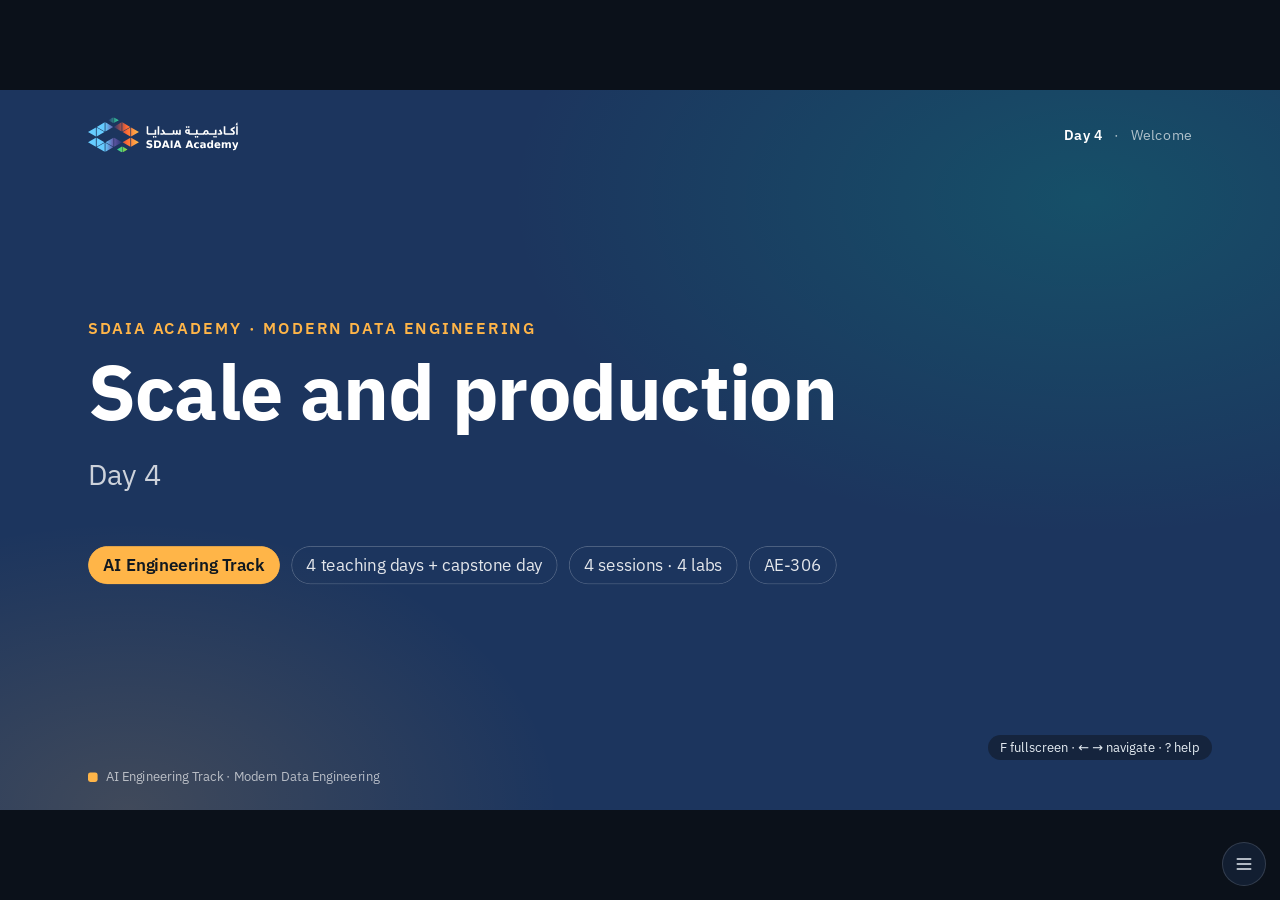
<file: slides/day4.html>
<!doctype html>
<html lang="en" dir="ltr" data-ax="deck" data-track="ai-engineering">
<head>
<meta charset="utf-8">
<meta name="viewport" content="width=device-width, initial-scale=1">
<title>Day 4 · Scale and production · Modern Data Engineering</title>
<meta name="generator" content="SDAIA Academy engine 1.0.0">
<link rel="icon" href="../_engine/icon.svg">
<link rel="alternate" type="text/markdown" href="day4.md">
<link rel="describedby" href="../llms.txt">
<link rel="stylesheet" href="../_engine/academy.css">
</head>
<body>
<div class="deck" data-course="Modern Data Engineering" data-track="ai-engineering" data-day="Day 4">
<section class="slide title" id="title" data-auto="title" data-label="Welcome" data-n="1">
  <div class="kicker">SDAIA Academy · Modern Data Engineering</div>
  <h1>Scale and production</h1>
  <p class="lead mt">Day 4</p>
  <div class="meta"><span class="track">AI Engineering Track</span><span>4 teaching days + capstone day</span><span>4 sessions · 4 labs</span><span>AE-306</span></div>
  <aside class="notes"><p>The last teaching day. The pipeline exists; today is about where its output lives (LO5, an open table two engines read), when scale needs more machines (measured, not assumed), events that do not wait for the batch, and the people in the data (LO6). Tomorrow is the capstone: remind the room to bring yesterday's labs/models and the contract.</p></aside>
</section>

<section class="slide" id="agenda" data-auto="agenda" data-label="Agenda" data-n="2">
  <div class="kicker">Today</div>
  <h2>Scale and production</h2>
  <div class="agenda"><div class="item"><div><b>Session 1 · Open table formats</b><small>Snapshots, schema evolution, partition specs and time travel, read by more than one engine</small></div></div><div class="item"><div><b>Session 2 · Distributed processing when measured</b><small>Partitions, shuffles and stages, and the measurement that decides whether you need them</small></div></div><div class="item"><div><b>Session 3 · Streaming fundamentals</b><small>Logs, offsets, delivery guarantees, event time, windows and watermarks, reconciled with batch</small></div></div><div class="item"><div><b>Session 4 · Governance with PDPL and NDMO</b><small>Classification levels, minimisation, masking and access rules, and erasure against history</small></div></div></div>
  <aside class="notes"><p>Lab 4.1 downloads DuckDB's iceberg extension on first use: if the room's network blocks it, Lab 4.1 still runs its PyIceberg half and the trainer shows the DuckDB half.</p></aside>
</section>

<section class="slide" id="review-day-3" data-lo="LO4" data-n="3">
  <div class="kicker">Review of Day 3</div>
  <h2>The run that half failed</h2>
  <div class="quiz" data-type="single" data-lo="LO4" data-id="review-day-3-q1">
    <p class="lead">Last night the supplier API timed out twice and then answered, and the contract check failed on the November batch. What should the run log show?</p>
    <div class="opts">
      <div class="opt" data-why="Treats the retried timeout as the failure; it succeeded on the third attempt" data-k="A">The supplier load failed; nothing else ran</div>
      <div class="opt" data-why="Lets the mart refresh past a failed blocking check" data-k="B">Everything refreshed, with two warnings</div>
      <div class="opt" data-ok data-k="C">The load succeeded after retries; the check failed; the prices and the mart were not refreshed</div>
      <div class="opt" data-why="Retries a data failure that a second read cannot fix" data-k="D">The check was retried three times and then skipped</div>
    </div>
    <div class="callout tip why"><b>Why.</b> Retries absorb the transport's failure; the blocking check stops everything downstream of the broken batch. The log must say both, and what stayed in place.</div>
  </div>
  <aside class="notes"><p>Answer: C. That sentence is the evidence of LO4 in the capstone's README.</p></aside>
</section>

<!-- ======================= SESSION 1 ======================= -->
<section class="slide section" id="s1" data-auto="section" data-session="1" data-n="4">
  <div class="kicker">Session 1</div>
  <h1>Open table formats</h1>
  <ul class="bullets outcomes"><li>Write a table in an open format with a partition spec</li><li>Evolve its schema without rewriting data</li><li>Query an earlier snapshot from a second engine</li></ul>
  <div class="sess-no">01</div>
</section>

<section class="slide" data-label="Why a format" id="why-table-format" data-lo="LO5" data-n="5" data-session="1">
  <div class="kicker">Open table formats</div>
  <h2>A folder of Parquet files is not a table</h2>
  <table class="t small">
    <tr><th>A table needs</th><th>Files alone</th><th>A table format adds</th></tr>
    <tr><td>Atomic writes</td><td>a reader can see half a write</td><td>a new snapshot appears in one commit</td></tr>
    <tr><td>A schema that changes</td><td>old files disagree with new</td><td>columns tracked by id</td></tr>
    <tr><td>Partitions</td><td>folder names, filter by hand</td><td>a partition spec, hidden from queries</td></tr>
    <tr><td>History</td><td>overwritten</td><td>snapshots you can query by id</td></tr>
  </table>
  <aside class="notes"><p>Apache Iceberg is the course's example (PyIceberg 0.12 ran here); Delta Lake and Apache Hudi solve the same problems. Day 1's lakehouse slide promised this: open files that several engines read as tables.</p></aside>
</section>

<section class="slide" data-label="Three layers" id="iceberg-metadata-layers" data-lo="LO5" data-n="6" data-session="1">
  <div class="kicker">Lab 4.1 · step 2</div>
  <h2>Catalogue, metadata, manifests, data files: a reader walks down</h2>
  <div class="flow">
    <div class="step c-navy"><b>Catalogue</b>points to the current metadata file</div>
    <div class="arrow">→</div>
    <div class="step c-cyan"><b>metadata.json</b>schema, partition spec, snapshots</div>
    <div class="arrow">→</div>
    <div class="step c-teal"><b>Manifests</b>data files with column statistics</div>
    <div class="arrow">→</div>
    <div class="step c-purple"><b>Parquet</b>one file per month here</div>
  </div>
  <p class="small mt">The lab's catalogue is a SQLite file; in production a REST catalogue (Polaris, Nessie, Glue and others) holds the pointer.</p>
  <aside class="notes"><p>Walk the folder live: metadata/ holds three metadata files after two appends (each commit writes a new one), the manifest list, the manifests; data/ holds one folder per order_month. A commit is one atomic swap of the catalogue's pointer.</p></aside>
</section>

<section class="slide" data-label="Hidden partitions" id="hidden-partitioning" data-lo="LO5" data-n="7" data-session="1">
  <div class="kicker">Lab 4.1 · step 1</div>
  <h2>Partition by month of the order date; filter on the date</h2>
  <pre class="code s" data-file="PyIceberg"><code class="language-python">table = catalog.create_table(<span class="hljs-string">&quot;mart.margin_lines&quot;</span>, schema=lines.schema)
<span class="hljs-keyword">with</span> table.update_spec() <span class="hljs-keyword">as</span> spec:
    spec.add_field(<span class="hljs-string">&quot;order_date&quot;</span>, MonthTransform(), <span class="hljs-string">&quot;order_month&quot;</span>)
table.append(august_and_september)          <span class="hljs-comment"># 11,590 lines, 2 files</span></code></pre>
  <p class="small">A query on <code>order_date</code> prunes months without naming a partition column: the fix for Day 1's checkpoint about the filter that read every folder.</p>
  <aside class="notes"><p>Hidden partitioning: the table knows how order_month derives from order_date, so readers never need to. Changing the spec later (month to day) affects new data only, with no rewrite.</p></aside>
</section>

<section class="slide" data-label="Evolution" id="schema-evolution-ids" data-lo="LO5" data-n="8" data-session="1">
  <div class="kicker">Lab 4.1 · step 3</div>
  <h2>Add freight in October: a metadata change, not a rewrite</h2>
  <div class="cols cols-2">
    <ul class="bullets small">
      <li>The new column gets the next id (14); August's files have no column 14 and read it as null.</li>
      <li>The lab checks that every data file of the first snapshot is still there, unchanged.</li>
      <li>A rename changes the name, not the id: old files keep reading correctly.</li>
    </ul>
    <div class="card c-teal flat"><h4>Two snapshots</h4><p class="small mb0">The first: August and September. The current: three months with freight.</p></div>
  </div>
  <aside class="notes"><p>Contrast with a folder of Parquet: a renamed column makes old files look like they lack it; engines differ in how they reconcile. Ids end the guessing.</p></aside>
</section>

<section class="slide" data-label="Two engines" id="two-engines-same-answer" data-lo="LO5" data-n="9" data-session="1">
  <div class="kicker">Lab 4.1 · step 4</div>
  <h2>PyIceberg and DuckDB give identical answers at both snapshots</h2>
  <table class="t small">
    <tr><th>Margin (SAR)</th><th>PyIceberg</th><th>DuckDB</th></tr>
    <tr><td>Current, 2026-10</td><td>4,985,707.94</td><td>4,985,707.94</td></tr>
    <tr><td>Current, 2026-08</td><td>5,413,127.73</td><td>5,413,127.73</td></tr>
    <tr><td>First snapshot</td><td>2 months, no October</td><td>2 months, no October</td></tr>
  </table>
  <pre class="code s" data-file="DuckDB"><code class="language-sql"><span class="hljs-keyword">SELECT</span> … <span class="hljs-keyword">FROM</span> iceberg_scan(<span class="hljs-string">&#x27;…/metadata/00002-….metadata.json&#x27;</span>,
                           snapshot_from_id <span class="hljs-operator">=</span> <span class="hljs-number">8043377048285445159</span>)</code></pre>
  <aside class="notes"><p>This is LO5's evidence: identical results from two engines and a query against an earlier snapshot. Both read the same files; nothing was exported. The snapshot id differs on every run; read it from table.inspect.snapshots().</p></aside>
</section>

<section class="slide" data-label="Maintenance" id="deletes-compaction-expiry" data-lo="LO5 LO6" data-n="10" data-session="1">
  <div class="kicker">Deletes and maintenance</div>
  <h2>A deleted row stays in its file until maintenance removes it</h2>
  <table class="t small">
    <tr><th>Operation</th><th>What it writes</th><th>What it leaves behind</th></tr>
    <tr><td>Delete or update a row</td><td>a rewritten data file, or a <b>deletion vector</b> marking the row's position</td><td>the old file, still read by earlier snapshots</td></tr>
    <tr><td>Many small appends</td><td>many small data files</td><td>slow scans: Day 1's small-files problem</td></tr>
    <tr><td><b>Compaction</b></td><td>fewer, larger files with the deletes applied</td><td>the replaced files, until they expire</td></tr>
    <tr><td>Expire snapshots</td><td>shorter history</td><td>nothing: files no snapshot needs are deleted</td></tr>
  </table>
  <p class="small mt">Maintenance is scheduled like any other asset. Until it runs, "deleted" means "hidden from the current snapshot".</p>
  <aside class="notes"><p>Two ways to delete a row. Copy-on-write rewrites the whole data file without the row. Merge-on-read leaves the file and records which rows are gone: position delete files in version 2 of the Iceberg specification, deletion vectors (one bitmap per data file) in version 3; Delta Lake has deletion vectors too. Compaction rewrites small files into larger ones and applies the pending deletes. The stretch of Lab 4.1 expires a snapshot. Keep this slide in mind for Session 4: an erasure request is only finished after the delete, the compaction and the expiry. Source: iceberg.apache.org/spec.</p></aside>
</section>

<section class="slide" id="checkpoint-1" data-lo="LO5" data-n="11" data-session="1">
  <div class="kicker">Checkpoint</div>
  <h2>The rename</h2>
  <div class="quiz" data-type="single" data-lo="LO5" data-id="checkpoint-1-q1">
    <p class="lead">An analyst renames <code>cost</code> to <code>unit_cost</code> in the Iceberg margin table. What happens to the Parquet files written in August?</p>
    <div class="opts">
      <div class="opt" data-why="Assumes a schema change rewrites data, as an ALTER on some databases does" data-k="A">They are rewritten with the new name</div>
      <div class="opt" data-ok data-k="B">Nothing: they are read by column id under the new name</div>
      <div class="opt" data-why="Matches columns by name, which is what table formats avoid" data-k="C">They read the column as null from now on</div>
      <div class="opt" data-why="Confuses the schema with the snapshot: renames do not expire history" data-k="D">They are dropped with the old snapshots</div>
    </div>
    <div class="callout tip why"><b>Why.</b> Iceberg tracks each column by an id stored in the data files' metadata. A rename changes the name attached to the id, so no file changes.</div>
  </div>
  <aside class="notes"><p>Answer: B. Contrast with Lab 3.3's renamed column in a feed: there the producer's files had no ids, so the contract had to catch it.</p></aside>
</section>

<section class="slide lab top" id="lab-4-1" data-auto="lab" data-lab="4.1" data-label="Lab 4.1" data-n="12" data-session="1">
  <div class="cols cols-2 mid"><div><div class="lab-tag">Lab 4.1 · 25 min</div><h2>The mart as an Iceberg table</h2><p class="lead small">Write the margin mart to an Iceberg table partitioned by month, add a column, append a month, and read the current and an earlier snapshot from DuckDB with identical results.</p><a class="nb" href="../labs/D4_1_table_format.ipynb">D4_1_table_format.ipynb</a></div><ul class="checklist"><li>Create the table and its partition spec <span class="min">6 min</span></li><li>Walk the metadata on disk <span class="min">4 min</span></li><li>Evolve the schema and append <span class="min">6 min</span></li><li>Two engines, two snapshots <span class="min">9 min</span></li><li class="stretch">✱ Stretch: Expire old snapshots and see which files go</li></ul></div>
  <aside class="notes"><p>On Windows, the warehouse path must be a plain path, not a file URI: the lab does this. If DuckDB cannot download the iceberg extension, run the PyIceberg half and show the DuckDB half from the trainer's machine. The stretch expires a snapshot; deleting orphan files is a separate step that the lab only mentions.</p></aside>
</section>

<!-- ======================= SESSION 2 ======================= -->
<section class="slide section" id="s2" data-auto="section" data-session="2" data-n="13">
  <div class="kicker">Session 2</div>
  <h1>Distributed processing when measured</h1>
  <ul class="bullets outcomes"><li>Explain partitions, shuffles and stages in a distributed engine</li><li>Run the same transformation on a local cluster and a single node</li><li>Decide from measured time and memory, not from habit</li></ul>
  <div class="sess-no">02</div>
</section>

<section class="slide" data-label="Concepts" id="partitions-shuffles-stages" data-lo="LO4" data-n="14" data-session="2">
  <div class="kicker">Distributed processing</div>
  <h2>Partitions, shuffles and stages</h2>
  <div class="cols cols-3 gap-s">
    <div class="card c-teal"><h4>Partitions</h4><p class="small mb0">The data split into pieces that workers process in parallel.</p></div>
    <div class="card c-coral"><h4>Shuffle</h4><p class="small mb0">Rows move between workers so equal keys meet: for joins and group-bys. The expensive step.</p></div>
    <div class="card c-purple"><h4>Stages</h4><p class="small mb0">The work between two shuffles; a stage ends where data must move.</p></div>
  </div>
  <aside class="notes"><p>Apache Spark is the production example (Spark 4 at the time of writing; it needs a Java runtime, which is why the lab uses Dask). Ray Data and Daft are others. The vocabulary transfers: partitions, shuffles, stages, broadcast joins.</p></aside>
</section>

<section class="slide" data-label="Broadcast" id="broadcast-join" data-lo="LO4" data-n="15" data-session="2">
  <div class="kicker">Lab 4.2 · step 3</div>
  <h2>A small table is broadcast, so the join needs no shuffle</h2>
  <pre class="code s" data-file="Dask's optimised plan"><code>Sum(TreeReduce)
  Sum(GroupByChunk)
    Filter: valid_from &lt;= order_date &lt;= valid_to
      BlockwiseMerge: on product_id
        FromPandas  npartitions=8   (the lines)
        FromPandas  npartitions=1   (102 prices)</code></pre>
  <p class="small">Each partition of lines meets the whole price list where it is; the month sums combine in a tree.</p>
  <aside class="notes"><p>BlockwiseMerge is Dask's broadcast join. Two large tables would force a hash shuffle: every row crosses to the worker that owns its key. Ask: which Qafila join would shuffle? Lines to shipments, if both were large.</p></aside>
</section>

<section class="slide" data-label="Measured" id="one-node-wins" data-lo="LO4" data-n="16" data-session="2">
  <div class="kicker">Lab 4.2 · full run</div>
  <h2>At a million lines, one node is 160 times faster and uses a 27th of the memory</h2>
  <table class="t">
    <tr><th>Lines</th><th>DuckDB, one node</th><th>Dask, local cluster</th></tr>
    <tr><td>176,650</td><td>0.13 s</td><td>5.8 s</td></tr>
    <tr><td>1,059,900</td><td>0.16 s, 9 MB</td><td>26.7 s, 243 MB</td></tr>
    <tr><td>4,239,600</td><td>0.51 s</td><td>95.8 s</td></tr>
  </table>
  <p class="small">The cluster never caught up on a 32 GB laptop. Same answer from both, to the riyal.</p>
  <aside class="notes"><p>Numbers from the course's full run (peak memory is this process's resident memory above its start). Be fair to Dask: its local cluster here runs threads in one process, so it pays the scheduling overhead without the benefit of more machines. The point is the method: measure on your data before choosing.</p></aside>
</section>

<section class="slide" data-label="When" id="when-a-cluster" data-lo="LO4" data-n="17" data-session="2">
  <div class="kicker">The decision</div>
  <h2>Choose a cluster when one machine cannot hold the work, not before</h2>
  <ul class="bullets">
    <li>The data, with the working space of the query, no longer fits one machine's memory and disk.</li>
    <li>A deadline that one machine cannot meet, shown by a measurement.</li>
    <li>Many independent jobs at once, where the cluster is shared.</li>
  </ul>
  <div class="callout warn small"><b>Qafila:</b> three months of lines are a few megabytes. Ten years would be under a gigabyte. One node.</div>
  <aside class="notes"><p>The size estimate: 17,665 lines a quarter; even a hundred times Qafila's volume fits a laptop. Ask the room to estimate their own largest table before Lab 4.2, then compare with the measurement.</p></aside>
</section>

<section class="slide" id="checkpoint-2" data-lo="LO4" data-n="18" data-session="2">
  <div class="kicker">Checkpoint</div>
  <h2>Which engine?</h2>
  <div class="quiz" data-type="single" data-lo="LO4" data-id="checkpoint-2-q1">
    <p class="lead">Your largest table is 3 GB of order lines and your laptop has 16 GB of memory. A colleague proposes a Spark cluster for the nightly margin. What do you answer?</p>
    <div class="opts">
      <div class="opt" data-why="Chooses by habit: the data fits one machine several times over" data-k="A">Yes: Spark is the standard for data engineering</div>
      <div class="opt" data-why="Assumes memory is the only limit; the measurement decides, not a rule of thumb" data-k="B">Yes, once the table passes 4 GB</div>
      <div class="opt" data-why="Avoids the decision; the nightly job runs today and needs an engine" data-k="C">Wait until finance complains about speed</div>
      <div class="opt" data-ok data-k="D">One node, and measure again when the data grows</div>
    </div>
    <div class="callout tip why"><b>Why.</b> 3 GB fits in memory with room for the query. A single engine has no shuffle and no scheduling. The measurement, repeated as data grows, tells you when that changes.</div>
  </div>
  <aside class="notes"><p>Answer: D. Lab 4.2's stretch is the way to find the crossover on your own machine.</p></aside>
</section>

<section class="slide lab top" id="lab-4-2" data-auto="lab" data-lab="4.2" data-label="Lab 4.2" data-n="19" data-session="2">
  <div class="cols cols-2 mid"><div><div class="lab-tag">Lab 4.2 · 25 min</div><h2>One node or a local cluster</h2><p class="lead small">Run the heaviest transformation, the as-of margin join, on Dask in local cluster mode and on DuckDB, and compare run time and peak memory at two data sizes.</p><a class="nb" href="../labs/D4_2_distributed.ipynb">D4_2_distributed.ipynb</a></div><ul class="checklist"><li>The heaviest transformation on one node <span class="min">5 min</span></li><li>The same on a local cluster <span class="min">8 min</span></li><li>Read the task graph: where is the shuffle? <span class="min">5 min</span></li><li>Time and memory at two sizes <span class="min">7 min</span></li><li class="stretch">✱ Stretch: Find the size at which the cluster wins on your laptop</li></ul></div>
  <aside class="notes"><p>Quick mode keeps the sizes small; the full run takes about two minutes. The cluster uses threads in the notebook's process (processes=False) so it runs on Windows and Colab without spawning issues; say so when someone asks why it is not faster.</p></aside>
</section>

<!-- ======================= SESSION 3 ======================= -->
<section class="slide section" id="s3" data-auto="section" data-session="3" data-n="20">
  <div class="kicker">Session 3</div>
  <h1>Streaming fundamentals</h1>
  <ul class="bullets outcomes"><li>Consume a log by offset and commit progress</li><li>Make a consumer idempotent under at-least-once delivery</li><li>Window by event time with a watermark and reconcile with batch</li></ul>
  <div class="sess-no">03</div>
</section>

<section class="slide" data-label="The log" id="log-offsets-groups" data-lo="LO4" data-n="21" data-session="3">
  <div class="kicker">Streaming fundamentals</div>
  <h2>A log, offsets and consumer groups</h2>
  <div class="cols cols-2">
    <ul class="bullets small">
      <li>Producers append events; each gets the next <b>offset</b>.</li>
      <li>A consumer group commits the offset it will read next, so a restart resumes there.</li>
      <li>Several groups read the same log independently: operations and finance each have their own position.</li>
    </ul>
    <div class="card c-navy flat"><h4>Lab 4.3</h4><p class="small mb0">2,312 shipment events, one partition, read in batches of 100, committed after each batch.</p></div>
  </div>
  <aside class="notes"><p>Apache Kafka is the production example; Redpanda and the cloud services speak its protocol. The lab's Q.Log is one partition of such a broker, written as a file so it runs anywhere. Partitions in a real topic give ordering per key, not across the topic.</p></aside>
</section>

<section class="slide" data-label="At least once" id="at-least-once" data-lo="LO4" data-n="22" data-session="3">
  <div class="kicker">Lab 4.3 · step 2</div>
  <h2>A crash before the commit replays the batch: count by key, not by event</h2>
  <div class="cols cols-2">
    <div class="stat center"><div class="big">747</div><div class="lbl">deliveries, counting events</div></div>
    <div class="stat center"><div class="big">709</div><div class="lbl">deliveries, by shipment id</div></div>
  </div>
  <p class="small mt">The consumer crashed at offset 1,049 with its last commit at 1,000, and the carriers sent 55 events twice. Keyed by shipment, the replay changes nothing.</p>
  <aside class="notes"><p>Exactly-once in the strict sense needs transactions between the log and the sink; most pipelines get the same result with at-least-once delivery and idempotent writes, as Day 2's loads did. Ask which Day 2 lab this repeats: 2.1 and 2.3.</p></aside>
</section>

<section class="slide" data-label="Two clocks" id="event-time-watermark" data-lo="LO4" data-n="23" data-session="3">
  <div class="kicker">Event time</div>
  <h2>Window by when it happened; close the window when the watermark passes</h2>
  <div class="flow">
    <div class="step c-navy"><b>Event time</b>delivered on 21 October</div>
    <div class="arrow">→</div>
    <div class="step c-cyan"><b>Watermark</b>latest event time minus allowed lateness</div>
    <div class="arrow">→</div>
    <div class="step c-teal"><b>Window closes</b>21 October emitted</div>
    <div class="arrow">→</div>
    <div class="step c-coral"><b>Late event</b>dropped and logged</div>
  </div>
  <aside class="notes"><p>Arrival time would put a late delivery on the wrong day. Engines that implement watermarks: Apache Flink, Spark Structured Streaming, Kafka Streams, and streaming databases. The lab writes the logic in thirty lines so the idea is visible.</p></aside>
</section>

<section class="slide" data-label="Trade-off" id="watermark-tradeoff" data-lo="LO4" data-n="24" data-session="3">
  <div class="kicker">Lab 4.3 · step 4 and stretch</div>
  <h2>A longer watermark answers later and drops less</h2>
  <div class="bars">
    <div class="row"><span>1 hour</span><div class="bar c-coral" style="--w:100%"></div><span class="val">22 dropped</span></div>
    <div class="row"><span>1 day</span><div class="bar c-amber" style="--w:41%"></div><span class="val">9 dropped</span></div>
    <div class="row"><span>3 days</span><div class="bar c-teal" style="--w:1%"></div><span class="val">0 dropped</span></div>
  </div>
  <p class="small">Every delivery the stream misses is a late event the watermark dropped; the daily batch recount (709 deliveries) repairs it.</p>
  <aside class="notes"><p>Reconciliation is the habit: the stream gives operations a fast number, the batch gives finance the final one, and the difference is reported, never hidden. A 3-day watermark would emit each day three days late: no faster than the batch.</p></aside>
</section>

<section class="slide" id="checkpoint-3" data-lo="LO4" data-n="25" data-session="3">
  <div class="kicker">Checkpoint</div>
  <h2>One hour or one day?</h2>
  <div class="quiz" data-type="single" data-lo="LO4" data-id="checkpoint-3-q1">
    <p class="lead">Operations wants yesterday's deliveries on the screen each morning; finance closes the month from the batch. Which watermark fits operations?</p>
    <div class="opts">
      <div class="opt" data-ok data-k="A">Short, with the late events logged and the batch reconciling</div>
      <div class="opt" data-why="Waits for completeness that finance's batch already provides" data-k="B">Three days, so nothing is ever dropped</div>
      <div class="opt" data-why="Uses arrival time, which puts late deliveries on the wrong day" data-k="C">No watermark: count events as they arrive</div>
      <div class="opt" data-why="Discards the stream's purpose; the batch is a day behind operations" data-k="D">Replace the stream with the nightly batch</div>
    </div>
    <div class="callout tip why"><b>Why.</b> Operations values speed and accepts a small, known shortfall. Finance's completeness comes from the batch, and the reconciliation keeps the two honest.</div>
  </div>
  <aside class="notes"><p>Answer: A. The trade-off is the point of the outcome: speed against completeness, chosen per consumer.</p></aside>
</section>

<section class="slide lab top" id="lab-4-3" data-auto="lab" data-lab="4.3" data-label="Lab 4.3" data-n="26" data-session="3">
  <div class="cols cols-2 mid"><div><div class="lab-tag">Lab 4.3 · 25 min</div><h2>Shipment events with a watermark</h2><p class="lead small">Consume shipment events from a local single-broker log, survive a crash without double counting, handle late arrivals with a watermark and reconcile daily deliveries with the batch result.</p><a class="nb" href="../labs/D4_3_streaming.ipynb">D4_3_streaming.ipynb</a></div><ul class="checklist"><li>Produce and consume by offset <span class="min">5 min</span></li><li>Crash, replay and count once <span class="min">7 min</span></li><li>Daily windows with a watermark <span class="min">8 min</span></li><li>Reconcile with the batch result <span class="min">5 min</span></li><li class="stretch">✱ Stretch: Two watermarks: what each one drops and how late it answers</li></ul></div>
  <aside class="notes"><p>The crash in step 2 is deliberate: the cell prints it and continues. A common bug in step 3: counting duplicates of an already counted delivery as late; the lab's check catches it (late must equal what is missing).</p></aside>
</section>

<!-- ======================= SESSION 4 ======================= -->
<section class="slide section" id="s4" data-auto="section" data-session="4" data-n="27">
  <div class="kicker">Session 4</div>
  <h1>Governance with PDPL and NDMO</h1>
  <ul class="bullets outcomes"><li>Classify every field under the national classification levels</li><li>Drop what the report does not need and mask the rest per role</li><li>Test that a role cannot read what it must not</li></ul>
  <div class="sess-no">04</div>
</section>

<section class="slide" data-label="Four levels" id="national-classification-levels" data-lo="LO6" data-n="28" data-session="4">
  <div class="kicker">National Data Classification Policy</div>
  <h2>Four levels, by the impact of unauthorised disclosure</h2>
  <table class="t small">
    <tr><th>Level</th><th>Impact</th><th>Examples the policy gives</th></tr>
    <tr><td>Top Secret</td><td>high</td><td>national security, critical infrastructure keys</td></tr>
    <tr><td>Secret</td><td>medium</td><td>vital installations, major financial loss</td></tr>
    <tr><td>Restricted (older texts: Confidential)</td><td>low</td><td>personally identifiable information, bank accounts, supplier contracts and quotations</td></tr>
    <tr><td>Public</td><td>none</td><td>public announcements, contact persons at organisations</td></tr>
  </table>
  <aside class="notes"><p>Issued by the National Data Management Office (part of SDAIA). Restricted is the level that older texts and many internal templates still call Confidential: say so, because participants will meet both words for the same level. It has three sub-levels (A, B, C) by how widely the impact spreads. Principles worth quoting: highest level of protection for a mixed dataset, need to know, least privilege. Sources: sdaia.gov.sa Data Classification Policy; Personal Data Protection Law.</p></aside>
</section>

<section class="slide" data-label="Register" id="classification-register" data-lo="LO6" data-n="29" data-session="4">
  <div class="kicker">Lab 4.4 · step 1</div>
  <h2>Twenty fields: twelve Restricted, eight Public, four personal</h2>
  <table class="t small">
    <tr><th>Field</th><th>Level</th><th>Personal</th></tr>
    <tr><td>customers.mobile, email, contact_name</td><td>Restricted</td><td>yes</td></tr>
    <tr><td>suppliers.contact_name</td><td>Restricted</td><td>yes</td></tr>
    <tr><td>suppliers.iban, contract_ref, payment_terms_days</td><td>Restricted</td><td>no</td></tr>
    <tr><td>suppliers.contact_email (sales@…)</td><td>Public</td><td>no</td></tr>
    <tr><td>customers.city, customer_type</td><td>Public</td><td>no</td></tr>
  </table>
  <aside class="notes"><p>The supplier's sales address is the policy's own Public example, a contact point of an organisation; the person behind it is Restricted. Expect disagreement on customer_id and cr_number: accept any level with a reason, except Public for a personal field. The register is evidence for LO6.</p></aside>
</section>

<section class="slide" data-label="Minimise" id="minimise-then-mask" data-lo="LO6" data-n="30" data-session="4">
  <div class="kicker">Lab 4.4 · steps 2 and 3</div>
  <h2>Drop what the report does not need; mask what a role needs in part</h2>
  <div class="cols cols-2">
    <div class="card c-teal"><h4>Minimise</h4><p class="small mb0">The mart keeps customer_id, type and city. Seven customer fields never reach it.</p></div>
    <div class="card c-cyan"><h4>Mask for the analyst</h4><p class="small mb0"><code>M. A.-Q.</code> · <code>+966*******86</code> · <code>***@riyadh-shop.example</code></p></div>
  </div>
  <p class="small mt">The Personal Data Protection Law asks for personal data to be limited to what the purpose needs. A field that is not there needs no mask and no test.</p>
  <aside class="notes"><p>Dalia, the margin analyst, needs city and type for question 5, not phone numbers. DuckDB has no grants, so the lab gives each role its own database file; in a warehouse the same design is a schema per role with GRANT SELECT, or row and column policies.</p></aside>
</section>

<section class="slide" data-label="Access tests" id="access-tests" data-lo="LO6" data-n="31" data-session="4">
  <div class="kicker">Lab 4.4 · step 4</div>
  <h2>Test the rules as code, on every build</h2>
  <table class="t small">
    <tr><th>Test on the analyst's connection</th><th>Result</th></tr>
    <tr><td>The raw customer table cannot be read</td><td>pass</td></tr>
    <tr><td>No value looks like a full Saudi mobile number</td><td>pass</td></tr>
    <tr><td>No value is a full e-mail address</td><td>pass</td></tr>
    <tr><td>Margin by city still matches finance's question 5</td><td>pass</td></tr>
  </table>
  <p class="small">The same tests fail on the finance controller's connection, as they should.</p>
  <aside class="notes"><p>The fourth test matters as much as the first three: governance that breaks the analysis gets switched off. The capstone's README lists the register and these tests.</p></aside>
</section>

<section class="slide" data-label="Erasure" id="erasure-reaches-history" data-lo="LO6" data-n="32" data-session="4">
  <div class="kicker">The erased customer</div>
  <h2>Erasure must reach every copy, not only the current table</h2>
  <ul class="bullets">
    <li>C-1187's row is gone from the customer table; 13 orders stay with the unknown member.</li>
    <li>Last quarter's customer snapshot still holds the contact name, mobile and e-mail.</li>
    <li>Table formats keep old snapshots: expire them, and delete the files they leave.</li>
  </ul>
  <aside class="notes"><p>From the stretch of Lab 4.4. The orders stay because they are Qafila's own business records; nothing in them identifies the person once the customer row is gone. Ask the room to list every place their own pipeline copies a customer row: raw files, staging, snapshots, backups, exports.</p></aside>
</section>

<section class="slide" data-label="NDMO controls" id="ndmo-quality-architecture" data-lo="LO6 LO4" data-n="33" data-session="4">
  <div class="kicker">NDMO Data Management and Personal Data Protection Standards</div>
  <h2>The pipeline already writes the evidence a quality and architecture audit asks for</h2>
  <table class="t small">
    <tr><th>Area of control</th><th>What an auditor asks</th><th>Evidence from this week</th></tr>
    <tr><td rowspan="2">Data quality</td><td>Which rules, and who owns them?</td><td>the contract and its owner (Lab 3.3)</td></tr>
    <tr><td>What happened when a rule failed?</td><td>the run log of the blocked batch (Lab 3.4)</td></tr>
    <tr><td rowspan="2">Architecture and modelling</td><td>Where is the model, and who changed it?</td><td>the star and the models in git (Labs 3.1, 3.2)</td></tr>
    <tr><td>Where did this number come from?</td><td>lineage events per run (Lab 3.4)</td></tr>
    <tr><td>Personal data</td><td>Who may read each field?</td><td>the register and access tests (Lab 4.4)</td></tr>
  </table>
  <aside class="notes"><p>The questions in the middle column are this course's wording, not quotations. Before the cohort, open the Standards (National Data Management Office, on SDAIA's regulations and policies page) and write the numbers of the quality and architecture controls your participants' entities report against beside each row; ask the room which of them their entity was last assessed on. The point for an engineer: compliance evidence is cheapest when the pipeline writes it on every run, and most expensive when someone collects it by hand before an audit.</p></aside>
</section>

<section class="slide" id="checkpoint-4" data-lo="LO6" data-n="34" data-session="4">
  <div class="kicker">Checkpoint</div>
  <h2>Still in last month's snapshot</h2>
  <div class="quiz" data-type="single" data-lo="LO6" data-id="checkpoint-4-q1">
    <p class="lead">A customer asked to be erased. The row is gone from today's table, but last month's Iceberg snapshot still holds the contact data. What removes it?</p>
    <div class="opts">
      <div class="opt" data-why="Masks the view while the data stays readable through time travel" data-k="A">A masked view on the current table</div>
      <div class="opt" data-why="Moves the data to a less used place without removing it" data-k="B">Moving the snapshot to cheaper storage</div>
      <div class="opt" data-ok data-k="C">Expire the snapshots that hold it and delete their files</div>
      <div class="opt" data-why="Classifies without acting; a label does not erase anything" data-k="D">Reclassifying the old snapshot as Restricted</div>
    </div>
    <div class="callout tip why"><b>Why.</b> Time travel keeps every snapshot readable. Only expiring them, and deleting the files no snapshot references, removes the data.</div>
  </div>
  <aside class="notes"><p>Answer: C. Record the erasure: what was removed, where, when, by whom.</p></aside>
</section>

<section class="slide lab top" id="lab-4-4" data-auto="lab" data-lab="4.4" data-label="Lab 4.4" data-n="35" data-session="4">
  <div class="cols cols-2 mid"><div><div class="lab-tag">Lab 4.4 · 25 min</div><h2>Classification, masking and access tests</h2><p class="lead small">Classify every customer and supplier field, drop what the margin report does not need, mask customer contact data for the analyst role, and test that the role cannot read it.</p><a class="nb" href="../labs/D4_4_governance.ipynb">D4_4_governance.ipynb</a></div><ul class="checklist"><li>The classification register <span class="min">7 min</span></li><li>Minimise: drop what the report does not need <span class="min">4 min</span></li><li>Masked views per role <span class="min">7 min</span></li><li>Access tests for the analyst role <span class="min">7 min</span></li><li class="stretch">✱ Stretch: Trace an erased customer through history and snapshots</li></ul></div>
  <aside class="notes"><p>All personal data in the course is synthetic and the e-mail domains end in .example. Step 1 produces the best discussions: collect two disagreements with the key and their reasons. The masking regex for names uses \w, which also matches Arabic letters.</p></aside>
</section>

<section class="slide" data-label="Recap" id="day-4-recap" data-lo="LO5 LO6" data-n="36" data-session="4">
  <div class="kicker">Day 4</div>
  <h2>Three things to keep from today</h2>
  <div class="cols cols-3 gap-s">
    <div class="card c-teal"><h4>Open tables</h4><p class="small mb0">Snapshots, ids, hidden partitions: two engines, one answer, any point in time.</p></div>
    <div class="card c-cyan"><h4>Measure before you scale</h4><p class="small mb0">One node until a measurement says otherwise; know your shuffles.</p></div>
    <div class="card c-coral"><h4>People in the data</h4><p class="small mb0">Classify every field, minimise, mask per role, test access, erase every copy.</p></div>
  </div>
  <aside class="notes"><p>Distributed processing and streaming both served LO4 today: an engine chosen by measurement, and consumers that survive a crash and a late event, are part of a pipeline that fails safely. Idempotent consumers are the same discipline as Day 2's loads.</p></aside>
</section>

<section class="slide dark" data-label="Tomorrow" id="tomorrow-capstone" data-n="37" data-session="4">
  <div class="kicker">Day 5 · Capstone</div>
  <h2>Tomorrow you build Qafila's margin mart from raw sources to an Iceberg table</h2>
  <ul class="bullets">
    <li>Start from <code>labs/capstone/</code>: the starter, the contract, the reference models</li>
    <li>The assessor re-runs your pipeline from a clean checkout</li>
    <li>An eight-minute defence of one modelling decision</li>
  </ul>
  <p class="small">Before tomorrow: create an empty public GitHub repository for your submission and read <code>labs/capstone/README.md</code>.</p>
  <aside class="notes"><p>Ask each participant to choose tonight the modelling decision they will defend: the grain, the freight allocation, the type 2 supplier, the unknown member, or the partitioning.</p></aside>
</section>
</div>
<script type="application/json" id="academy-data">{"v":1,"engine":"1.0.0","build":{"at":"2026-11-24T16:23:26Z","version":"2027.2.0","commit":"b55d5bf"},"course":{"id":"ae-306","code":"AE-306","title":"Modern Data Engineering","track":"ai-engineering","lang":"en","dir":"ltr","url":"https://sdaiaacademy.github.io/ae-306/","repo":"SDAIAAcademy/ae-306","home":"../index.html"},"deck":{"id":"day4","kind":"day","day":4,"label":"Day 4","title":"Scale and production","prev":"day3.html","next":"day5.html","md":"day4.md","alt":{}},"sessions":[{"n":1,"label":"Session 1","title":"Open table formats","slide":"s1","outcomes":["Write a table in an open format with a partition spec","Evolve its schema without rewriting data","Query an earlier snapshot from a second engine"],"minutes":50,"lab":{"id":"4.1","title":"The mart as an Iceberg table","minutes":25,"href":"../labs/D4_1_table_format.ipynb"}},{"n":2,"label":"Session 2","title":"Distributed processing when measured","slide":"s2","outcomes":["Explain partitions, shuffles and stages in a distributed engine","Run the same transformation on a local cluster and a single node","Decide from measured time and memory, not from habit"],"minutes":50,"lab":{"id":"4.2","title":"One node or a local cluster","minutes":25,"href":"../labs/D4_2_distributed.ipynb"}},{"n":3,"label":"Session 3","title":"Streaming fundamentals","slide":"s3","outcomes":["Consume a log by offset and commit progress","Make a consumer idempotent under at-least-once delivery","Window by event time with a watermark and reconcile with batch"],"minutes":50,"lab":{"id":"4.3","title":"Shipment events with a watermark","minutes":25,"href":"../labs/D4_3_streaming.ipynb"}},{"n":4,"label":"Session 4","title":"Governance with PDPL and NDMO","slide":"s4","outcomes":["Classify every field under the national classification levels","Drop what the report does not need and mask the rest per role","Test that a role cannot read what it must not"],"minutes":50,"lab":{"id":"4.4","title":"Classification, masking and access tests","minutes":25,"href":"../labs/D4_4_governance.ipynb"}}],"slides":[{"id":"title","n":1,"title":"Scale and production","kind":"title","session":0,"hash":"bad77b66","md":"#### [day4#title] Scale and production\n\n*SDAIA Academy · Modern Data Engineering*\n\nDay 4\n\nAI Engineering Track · 4 teaching days + capstone day · 4 sessions · 4 labs · AE-306","notes":"The last teaching day. The pipeline exists; today is about where its output lives (LO5, an open table two engines read), when scale needs more machines (measured, not assumed), events that do not wait for the batch, and the people in the data (LO6). Tomorrow is the capstone: remind the room to bring yesterday's labs/models and the contract.","minutes":null,"lo":[]},{"id":"agenda","n":2,"title":"Scale and production","kind":"content","session":0,"hash":"53838267","md":"#### [day4#agenda] Scale and production\n\n*Today*\n\n- **Session 1 · Open table formats**: Snapshots, schema evolution, partition specs and time travel, read by more than one engine\n- **Session 2 · Distributed processing when measured**: Partitions, shuffles and stages, and the measurement that decides whether you need them\n- **Session 3 · Streaming fundamentals**: Logs, offsets, delivery guarantees, event time, windows and watermarks, reconciled with batch\n- **Session 4 · Governance with PDPL and NDMO**: Classification levels, minimisation, masking and access rules, and erasure against history","notes":"Lab 4.1 downloads DuckDB's iceberg extension on first use: if the room's network blocks it, Lab 4.1 still runs its PyIceberg half and the trainer shows the DuckDB half.","minutes":null,"lo":[]},{"id":"review-day-3","n":3,"title":"The run that half failed","kind":"quiz","session":0,"hash":"eea6aa29","md":"#### [day4#review-day-3] The run that half failed\n\n*Review of Day 3*\n\n**Question:** Last night the supplier API timed out twice and then answered, and the contract check failed on the November batch. What should the run log show?\n\n- A. The supplier load failed; nothing else ran\n- B. Everything refreshed, with two warnings\n- C. The load succeeded after retries; the check failed; the prices and the mart were not refreshed\n- D. The check was retried three times and then skipped","notes":"Answer: C. That sentence is the evidence of LO4 in the capstone's README.","minutes":null,"lo":["LO4"]},{"id":"s1","n":4,"title":"Open table formats","kind":"section","session":1,"hash":"f36c7385","md":"#### [day4#s1] Open table formats\n\n*Session 1*\n\n- Write a table in an open format with a partition spec\n- Evolve its schema without rewriting data\n- Query an earlier snapshot from a second engine","notes":"","minutes":null,"lo":["LO5"]},{"id":"why-table-format","n":5,"title":"A folder of Parquet files is not a table","kind":"content","session":1,"hash":"ce455dfd","md":"#### [day4#why-table-format] A folder of Parquet files is not a table\n\n*Open table formats*\n\n| A table needs | Files alone | A table format adds |\n| --- | --- | --- |\n| Atomic writes | a reader can see half a write | a new snapshot appears in one commit |\n| A schema that changes | old files disagree with new | columns tracked by id |\n| Partitions | folder names, filter by hand | a partition spec, hidden from queries |\n| History | overwritten | snapshots you can query by id |","notes":"Apache Iceberg is the course's example (PyIceberg 0.12 ran here); Delta Lake and Apache Hudi solve the same problems. Day 1's lakehouse slide promised this: open files that several engines read as tables.","minutes":null,"lo":["LO5"]},{"id":"iceberg-metadata-layers","n":6,"title":"Catalogue, metadata, manifests, data files: a reader walks down","kind":"content","session":1,"hash":"b6fda100","md":"#### [day4#iceberg-metadata-layers] Catalogue, metadata, manifests, data files: a reader walks down\n\n*Lab 4.1 · step 2*\n\n1. **Catalogue** points to the current metadata file\n2. **metadata.json** schema, partition spec, snapshots\n3. **Manifests** data files with column statistics\n4. **Parquet** one file per month here\n\nThe lab's catalogue is a SQLite file; in production a REST catalogue (Polaris, Nessie, Glue and others) holds the pointer.","notes":"Walk the folder live: metadata/ holds three metadata files after two appends (each commit writes a new one), the manifest list, the manifests; data/ holds one folder per order_month. A commit is one atomic swap of the catalogue's pointer.","minutes":null,"lo":["LO5"]},{"id":"hidden-partitioning","n":7,"title":"Partition by month of the order date; filter on the date","kind":"content","session":1,"hash":"cc3abfa8","md":"#### [day4#hidden-partitioning] Partition by month of the order date; filter on the date\n\n*Lab 4.1 · step 1*\n\n```python\n# file: PyIceberg\ntable = catalog.create_table(\"mart.margin_lines\", schema=lines.schema)\nwith table.update_spec() as spec:\n    spec.add_field(\"order_date\", MonthTransform(), \"order_month\")\ntable.append(august_and_september)          # 11,590 lines, 2 files\n```\n\nA query on `order_date` prunes months without naming a partition column: the fix for Day 1's checkpoint about the filter that read every folder.","notes":"Hidden partitioning: the table knows how order_month derives from order_date, so readers never need to. Changing the spec later (month to day) affects new data only, with no rewrite.","minutes":null,"lo":["LO5"]},{"id":"schema-evolution-ids","n":8,"title":"Add freight in October: a metadata change, not a rewrite","kind":"content","session":1,"hash":"3d59a047","md":"#### [day4#schema-evolution-ids] Add freight in October: a metadata change, not a rewrite\n\n*Lab 4.1 · step 3*\n\n- The new column gets the next id (14); August's files have no column 14 and read it as null.\n- The lab checks that every data file of the first snapshot is still there, unchanged.\n- A rename changes the name, not the id: old files keep reading correctly.\n\n- **Two snapshots.** The first: August and September. The current: three months with freight.","notes":"Contrast with a folder of Parquet: a renamed column makes old files look like they lack it; engines differ in how they reconcile. Ids end the guessing.","minutes":null,"lo":["LO5"]},{"id":"two-engines-same-answer","n":9,"title":"PyIceberg and DuckDB give identical answers at both snapshots","kind":"content","session":1,"hash":"aceb4467","md":"#### [day4#two-engines-same-answer] PyIceberg and DuckDB give identical answers at both snapshots\n\n*Lab 4.1 · step 4*\n\n| Margin (SAR) | PyIceberg | DuckDB |\n| --- | --- | --- |\n| Current, 2026-10 | 4,985,707.94 | 4,985,707.94 |\n| Current, 2026-08 | 5,413,127.73 | 5,413,127.73 |\n| First snapshot | 2 months, no October | 2 months, no October |\n\n```sql\n-- file: DuckDB\nSELECT … FROM iceberg_scan('…/metadata/00002-….metadata.json',\n                           snapshot_from_id = 8043377048285445159)\n```","notes":"This is LO5's evidence: identical results from two engines and a query against an earlier snapshot. Both read the same files; nothing was exported. The snapshot id differs on every run; read it from table.inspect.snapshots().","minutes":null,"lo":["LO5"]},{"id":"deletes-compaction-expiry","n":10,"title":"A deleted row stays in its file until maintenance removes it","kind":"content","session":1,"hash":"1ec2b62d","md":"#### [day4#deletes-compaction-expiry] A deleted row stays in its file until maintenance removes it\n\n*Deletes and maintenance*\n\n| Operation | What it writes | What it leaves behind |\n| --- | --- | --- |\n| Delete or update a row | a rewritten data file, or a **deletion vector** marking the row's position | the old file, still read by earlier snapshots |\n| Many small appends | many small data files | slow scans: Day 1's small-files problem |\n| **Compaction** | fewer, larger files with the deletes applied | the replaced files, until they expire |\n| Expire snapshots | shorter history | nothing: files no snapshot needs are deleted |\n\nMaintenance is scheduled like any other asset. Until it runs, \"deleted\" means \"hidden from the current snapshot\".","notes":"Two ways to delete a row. Copy-on-write rewrites the whole data file without the row. Merge-on-read leaves the file and records which rows are gone: position delete files in version 2 of the Iceberg specification, deletion vectors (one bitmap per data file) in version 3; Delta Lake has deletion vectors too. Compaction rewrites small files into larger ones and applies the pending deletes. The stretch of Lab 4.1 expires a snapshot. Keep this slide in mind for Session 4: an erasure request is only finished after the delete, the compaction and the expiry. Source: iceberg.apache.org/spec.","minutes":null,"lo":["LO5","LO6"]},{"id":"checkpoint-1","n":11,"title":"The rename","kind":"quiz","session":1,"hash":"a09d863a","md":"#### [day4#checkpoint-1] The rename\n\n*Checkpoint*\n\n**Question:** An analyst renames `cost` to `unit_cost` in the Iceberg margin table. What happens to the Parquet files written in August?\n\n- A. They are rewritten with the new name\n- B. Nothing: they are read by column id under the new name\n- C. They read the column as null from now on\n- D. They are dropped with the old snapshots","notes":"Answer: B. Contrast with Lab 3.3's renamed column in a feed: there the producer's files had no ids, so the contract had to catch it.","minutes":null,"lo":["LO5"]},{"id":"lab-4-1","n":12,"title":"The mart as an Iceberg table","kind":"lab","session":1,"hash":"1224a110","md":"#### [day4#lab-4-1] The mart as an Iceberg table\n\nLab 4.1 · 25 min\n\nWrite the margin mart to an Iceberg table partitioned by month, add a column, append a month, and read the current and an earlier snapshot from DuckDB with identical results.\n\n[D4_1_table_format.ipynb](https://sdaiaacademy.github.io/ae-306/labs/D4_1_table_format.ipynb)\n\n- [ ] Create the table and its partition spec (6 min)\n- [ ] Walk the metadata on disk (4 min)\n- [ ] Evolve the schema and append (6 min)\n- [ ] Two engines, two snapshots (9 min)\n- [ ] ✱ Stretch: Expire old snapshots and see which files go","notes":"On Windows, the warehouse path must be a plain path, not a file URI: the lab does this. If DuckDB cannot download the iceberg extension, run the PyIceberg half and show the DuckDB half from the trainer's machine. The stretch expires a snapshot; deleting orphan files is a separate step that the lab only mentions.","minutes":null,"lo":[]},{"id":"s2","n":13,"title":"Distributed processing when measured","kind":"section","session":2,"hash":"a357d188","md":"#### [day4#s2] Distributed processing when measured\n\n*Session 2*\n\n- Explain partitions, shuffles and stages in a distributed engine\n- Run the same transformation on a local cluster and a single node\n- Decide from measured time and memory, not from habit","notes":"","minutes":null,"lo":["LO4"]},{"id":"partitions-shuffles-stages","n":14,"title":"Partitions, shuffles and stages","kind":"content","session":2,"hash":"84c6c82a","md":"#### [day4#partitions-shuffles-stages] Partitions, shuffles and stages\n\n*Distributed processing*\n\n- **Partitions.** The data split into pieces that workers process in parallel.\n- **Shuffle.** Rows move between workers so equal keys meet: for joins and group-bys. The expensive step.\n- **Stages.** The work between two shuffles; a stage ends where data must move.","notes":"Apache Spark is the production example (Spark 4 at the time of writing; it needs a Java runtime, which is why the lab uses Dask). Ray Data and Daft are others. The vocabulary transfers: partitions, shuffles, stages, broadcast joins.","minutes":null,"lo":["LO4"]},{"id":"broadcast-join","n":15,"title":"A small table is broadcast, so the join needs no shuffle","kind":"content","session":2,"hash":"b376b1b8","md":"#### [day4#broadcast-join] A small table is broadcast, so the join needs no shuffle\n\n*Lab 4.2 · step 3*\n\n```\n# file: Dask's optimised plan\nSum(TreeReduce)\n  Sum(GroupByChunk)\n    Filter: valid_from \u003c= order_date \u003c= valid_to\n      BlockwiseMerge: on product_id\n        FromPandas  npartitions=8   (the lines)\n        FromPandas  npartitions=1   (102 prices)\n```\n\nEach partition of lines meets the whole price list where it is; the month sums combine in a tree.","notes":"BlockwiseMerge is Dask's broadcast join. Two large tables would force a hash shuffle: every row crosses to the worker that owns its key. Ask: which Qafila join would shuffle? Lines to shipments, if both were large.","minutes":null,"lo":["LO4"]},{"id":"one-node-wins","n":16,"title":"At a million lines, one node is 160 times faster and uses a 27th of the memory","kind":"content","session":2,"hash":"dd75157a","md":"#### [day4#one-node-wins] At a million lines, one node is 160 times faster and uses a 27th of the memory\n\n*Lab 4.2 · full run*\n\n| Lines | DuckDB, one node | Dask, local cluster |\n| --- | --- | --- |\n| 176,650 | 0.13 s | 5.8 s |\n| 1,059,900 | 0.16 s, 9 MB | 26.7 s, 243 MB |\n| 4,239,600 | 0.51 s | 95.8 s |\n\nThe cluster never caught up on a 32 GB laptop. Same answer from both, to the riyal.","notes":"Numbers from the course's full run (peak memory is this process's resident memory above its start). Be fair to Dask: its local cluster here runs threads in one process, so it pays the scheduling overhead without the benefit of more machines. The point is the method: measure on your data before choosing.","minutes":null,"lo":["LO4"]},{"id":"when-a-cluster","n":17,"title":"Choose a cluster when one machine cannot hold the work, not before","kind":"content","session":2,"hash":"7de4c263","md":"#### [day4#when-a-cluster] Choose a cluster when one machine cannot hold the work, not before\n\n*The decision*\n\n- The data, with the working space of the query, no longer fits one machine's memory and disk.\n- A deadline that one machine cannot meet, shown by a measurement.\n- Many independent jobs at once, where the cluster is shared.\n\n> **Qafila:** three months of lines are a few megabytes. Ten years would be under a gigabyte. One node.","notes":"The size estimate: 17,665 lines a quarter; even a hundred times Qafila's volume fits a laptop. Ask the room to estimate their own largest table before Lab 4.2, then compare with the measurement.","minutes":null,"lo":["LO4"]},{"id":"checkpoint-2","n":18,"title":"Which engine?","kind":"quiz","session":2,"hash":"7930e69f","md":"#### [day4#checkpoint-2] Which engine?\n\n*Checkpoint*\n\n**Question:** Your largest table is 3 GB of order lines and your laptop has 16 GB of memory. A colleague proposes a Spark cluster for the nightly margin. What do you answer?\n\n- A. Yes: Spark is the standard for data engineering\n- B. Yes, once the table passes 4 GB\n- C. Wait until finance complains about speed\n- D. One node, and measure again when the data grows","notes":"Answer: D. Lab 4.2's stretch is the way to find the crossover on your own machine.","minutes":null,"lo":["LO4"]},{"id":"lab-4-2","n":19,"title":"One node or a local cluster","kind":"lab","session":2,"hash":"12d2a2b7","md":"#### [day4#lab-4-2] One node or a local cluster\n\nLab 4.2 · 25 min\n\nRun the heaviest transformation, the as-of margin join, on Dask in local cluster mode and on DuckDB, and compare run time and peak memory at two data sizes.\n\n[D4_2_distributed.ipynb](https://sdaiaacademy.github.io/ae-306/labs/D4_2_distributed.ipynb)\n\n- [ ] The heaviest transformation on one node (5 min)\n- [ ] The same on a local cluster (8 min)\n- [ ] Read the task graph: where is the shuffle? (5 min)\n- [ ] Time and memory at two sizes (7 min)\n- [ ] ✱ Stretch: Find the size at which the cluster wins on your laptop","notes":"Quick mode keeps the sizes small; the full run takes about two minutes. The cluster uses threads in the notebook's process (processes=False) so it runs on Windows and Colab without spawning issues; say so when someone asks why it is not faster.","minutes":null,"lo":[]},{"id":"s3","n":20,"title":"Streaming fundamentals","kind":"section","session":3,"hash":"362b4998","md":"#### [day4#s3] Streaming fundamentals\n\n*Session 3*\n\n- Consume a log by offset and commit progress\n- Make a consumer idempotent under at-least-once delivery\n- Window by event time with a watermark and reconcile with batch","notes":"","minutes":null,"lo":["LO4"]},{"id":"log-offsets-groups","n":21,"title":"A log, offsets and consumer groups","kind":"content","session":3,"hash":"1e72ae33","md":"#### [day4#log-offsets-groups] A log, offsets and consumer groups\n\n*Streaming fundamentals*\n\n- Producers append events; each gets the next **offset**.\n- A consumer group commits the offset it will read next, so a restart resumes there.\n- Several groups read the same log independently: operations and finance each have their own position.\n\n- **Lab 4.3.** 2,312 shipment events, one partition, read in batches of 100, committed after each batch.","notes":"Apache Kafka is the production example; Redpanda and the cloud services speak its protocol. The lab's Q.Log is one partition of such a broker, written as a file so it runs anywhere. Partitions in a real topic give ordering per key, not across the topic.","minutes":null,"lo":["LO4"]},{"id":"at-least-once","n":22,"title":"A crash before the commit replays the batch: count by key, not by event","kind":"content","session":3,"hash":"590ad9b4","md":"#### [day4#at-least-once] A crash before the commit replays the batch: count by key, not by event\n\n*Lab 4.3 · step 2*\n\n- **747** deliveries, counting events\n- **709** deliveries, by shipment id\n\nThe consumer crashed at offset 1,049 with its last commit at 1,000, and the carriers sent 55 events twice. Keyed by shipment, the replay changes nothing.","notes":"Exactly-once in the strict sense needs transactions between the log and the sink; most pipelines get the same result with at-least-once delivery and idempotent writes, as Day 2's loads did. Ask which Day 2 lab this repeats: 2.1 and 2.3.","minutes":null,"lo":["LO4"]},{"id":"event-time-watermark","n":23,"title":"Window by when it happened; close the window when the watermark passes","kind":"content","session":3,"hash":"b64c32a4","md":"#### [day4#event-time-watermark] Window by when it happened; close the window when the watermark passes\n\n*Event time*\n\n1. **Event time** delivered on 21 October\n2. **Watermark** latest event time minus allowed lateness\n3. **Window closes** 21 October emitted\n4. **Late event** dropped and logged","notes":"Arrival time would put a late delivery on the wrong day. Engines that implement watermarks: Apache Flink, Spark Structured Streaming, Kafka Streams, and streaming databases. The lab writes the logic in thirty lines so the idea is visible.","minutes":null,"lo":["LO4"]},{"id":"watermark-tradeoff","n":24,"title":"A longer watermark answers later and drops less","kind":"content","session":3,"hash":"6ce3eab7","md":"#### [day4#watermark-tradeoff] A longer watermark answers later and drops less\n\n*Lab 4.3 · step 4 and stretch*\n\n| Item | Value |\n| --- | --- |\n| 1 hour | 22 dropped |\n| 1 day | 9 dropped |\n| 3 days | 0 dropped |\n\nEvery delivery the stream misses is a late event the watermark dropped; the daily batch recount (709 deliveries) repairs it.","notes":"Reconciliation is the habit: the stream gives operations a fast number, the batch gives finance the final one, and the difference is reported, never hidden. A 3-day watermark would emit each day three days late: no faster than the batch.","minutes":null,"lo":["LO4"]},{"id":"checkpoint-3","n":25,"title":"One hour or one day?","kind":"quiz","session":3,"hash":"38ba933d","md":"#### [day4#checkpoint-3] One hour or one day?\n\n*Checkpoint*\n\n**Question:** Operations wants yesterday's deliveries on the screen each morning; finance closes the month from the batch. Which watermark fits operations?\n\n- A. Short, with the late events logged and the batch reconciling\n- B. Three days, so nothing is ever dropped\n- C. No watermark: count events as they arrive\n- D. Replace the stream with the nightly batch","notes":"Answer: A. The trade-off is the point of the outcome: speed against completeness, chosen per consumer.","minutes":null,"lo":["LO4"]},{"id":"lab-4-3","n":26,"title":"Shipment events with a watermark","kind":"lab","session":3,"hash":"cab088a3","md":"#### [day4#lab-4-3] Shipment events with a watermark\n\nLab 4.3 · 25 min\n\nConsume shipment events from a local single-broker log, survive a crash without double counting, handle late arrivals with a watermark and reconcile daily deliveries with the batch result.\n\n[D4_3_streaming.ipynb](https://sdaiaacademy.github.io/ae-306/labs/D4_3_streaming.ipynb)\n\n- [ ] Produce and consume by offset (5 min)\n- [ ] Crash, replay and count once (7 min)\n- [ ] Daily windows with a watermark (8 min)\n- [ ] Reconcile with the batch result (5 min)\n- [ ] ✱ Stretch: Two watermarks: what each one drops and how late it answers","notes":"The crash in step 2 is deliberate: the cell prints it and continues. A common bug in step 3: counting duplicates of an already counted delivery as late; the lab's check catches it (late must equal what is missing).","minutes":null,"lo":[]},{"id":"s4","n":27,"title":"Governance with PDPL and NDMO","kind":"section","session":4,"hash":"79a20f5c","md":"#### [day4#s4] Governance with PDPL and NDMO\n\n*Session 4*\n\n- Classify every field under the national classification levels\n- Drop what the report does not need and mask the rest per role\n- Test that a role cannot read what it must not","notes":"","minutes":null,"lo":["LO6"]},{"id":"national-classification-levels","n":28,"title":"Four levels, by the impact of unauthorised disclosure","kind":"content","session":4,"hash":"4f90c587","md":"#### [day4#national-classification-levels] Four levels, by the impact of unauthorised disclosure\n\n*National Data Classification Policy*\n\n| Level | Impact | Examples the policy gives |\n| --- | --- | --- |\n| Top Secret | high | national security, critical infrastructure keys |\n| Secret | medium | vital installations, major financial loss |\n| Restricted (older texts: Confidential) | low | personally identifiable information, bank accounts, supplier contracts and quotations |\n| Public | none | public announcements, contact persons at organisations |","notes":"Issued by the National Data Management Office (part of SDAIA). Restricted is the level that older texts and many internal templates still call Confidential: say so, because participants will meet both words for the same level. It has three sub-levels (A, B, C) by how widely the impact spreads. Principles worth quoting: highest level of protection for a mixed dataset, need to know, least privilege. Sources: sdaia.gov.sa Data Classification Policy; Personal Data Protection Law.","minutes":null,"lo":["LO6"]},{"id":"classification-register","n":29,"title":"Twenty fields: twelve Restricted, eight Public, four personal","kind":"content","session":4,"hash":"560aec3f","md":"#### [day4#classification-register] Twenty fields: twelve Restricted, eight Public, four personal\n\n*Lab 4.4 · step 1*\n\n| Field | Level | Personal |\n| --- | --- | --- |\n| customers.mobile, email, contact_name | Restricted | yes |\n| suppliers.contact_name | Restricted | yes |\n| suppliers.iban, contract_ref, payment_terms_days | Restricted | no |\n| suppliers.contact_email (sales@…) | Public | no |\n| customers.city, customer_type | Public | no |","notes":"The supplier's sales address is the policy's own Public example, a contact point of an organisation; the person behind it is Restricted. Expect disagreement on customer_id and cr_number: accept any level with a reason, except Public for a personal field. The register is evidence for LO6.","minutes":null,"lo":["LO6"]},{"id":"minimise-then-mask","n":30,"title":"Drop what the report does not need; mask what a role needs in part","kind":"content","session":4,"hash":"e2c51bae","md":"#### [day4#minimise-then-mask] Drop what the report does not need; mask what a role needs in part\n\n*Lab 4.4 · steps 2 and 3*\n\n- **Minimise.** The mart keeps customer_id, type and city. Seven customer fields never reach it.\n- **Mask for the analyst.** `M. A.-Q.` · `+966*******86` · `***@riyadh-shop.example`\n\nThe Personal Data Protection Law asks for personal data to be limited to what the purpose needs. A field that is not there needs no mask and no test.","notes":"Dalia, the margin analyst, needs city and type for question 5, not phone numbers. DuckDB has no grants, so the lab gives each role its own database file; in a warehouse the same design is a schema per role with GRANT SELECT, or row and column policies.","minutes":null,"lo":["LO6"]},{"id":"access-tests","n":31,"title":"Test the rules as code, on every build","kind":"content","session":4,"hash":"f85fb3a0","md":"#### [day4#access-tests] Test the rules as code, on every build\n\n*Lab 4.4 · step 4*\n\n| Test on the analyst's connection | Result |\n| --- | --- |\n| The raw customer table cannot be read | pass |\n| No value looks like a full Saudi mobile number | pass |\n| No value is a full e-mail address | pass |\n| Margin by city still matches finance's question 5 | pass |\n\nThe same tests fail on the finance controller's connection, as they should.","notes":"The fourth test matters as much as the first three: governance that breaks the analysis gets switched off. The capstone's README lists the register and these tests.","minutes":null,"lo":["LO6"]},{"id":"erasure-reaches-history","n":32,"title":"Erasure must reach every copy, not only the current table","kind":"content","session":4,"hash":"252d734e","md":"#### [day4#erasure-reaches-history] Erasure must reach every copy, not only the current table\n\n*The erased customer*\n\n- C-1187's row is gone from the customer table; 13 orders stay with the unknown member.\n- Last quarter's customer snapshot still holds the contact name, mobile and e-mail.\n- Table formats keep old snapshots: expire them, and delete the files they leave.","notes":"From the stretch of Lab 4.4. The orders stay because they are Qafila's own business records; nothing in them identifies the person once the customer row is gone. Ask the room to list every place their own pipeline copies a customer row: raw files, staging, snapshots, backups, exports.","minutes":null,"lo":["LO6"]},{"id":"ndmo-quality-architecture","n":33,"title":"The pipeline already writes the evidence a quality and architecture audit asks for","kind":"content","session":4,"hash":"55e25b6b","md":"#### [day4#ndmo-quality-architecture] The pipeline already writes the evidence a quality and architecture audit asks for\n\n*NDMO Data Management and Personal Data Protection Standards*\n\n| Area of control | What an auditor asks | Evidence from this week |\n| --- | --- | --- |\n| Data quality | Which rules, and who owns them? | the contract and its owner (Lab 3.3) |\n| What happened when a rule failed? | the run log of the blocked batch (Lab 3.4) |  |\n| Architecture and modelling | Where is the model, and who changed it? | the star and the models in git (Labs 3.1, 3.2) |\n| Where did this number come from? | lineage events per run (Lab 3.4) |  |\n| Personal data | Who may read each field? | the register and access tests (Lab 4.4) |","notes":"The questions in the middle column are this course's wording, not quotations. Before the cohort, open the Standards (National Data Management Office, on SDAIA's regulations and policies page) and write the numbers of the quality and architecture controls your participants' entities report against beside each row; ask the room which of them their entity was last assessed on. The point for an engineer: compliance evidence is cheapest when the pipeline writes it on every run, and most expensive when someone collects it by hand before an audit.","minutes":null,"lo":["LO6","LO4"]},{"id":"checkpoint-4","n":34,"title":"Still in last month's snapshot","kind":"quiz","session":4,"hash":"2c217c6c","md":"#### [day4#checkpoint-4] Still in last month's snapshot\n\n*Checkpoint*\n\n**Question:** A customer asked to be erased. The row is gone from today's table, but last month's Iceberg snapshot still holds the contact data. What removes it?\n\n- A. A masked view on the current table\n- B. Moving the snapshot to cheaper storage\n- C. Expire the snapshots that hold it and delete their files\n- D. Reclassifying the old snapshot as Restricted","notes":"Answer: C. Record the erasure: what was removed, where, when, by whom.","minutes":null,"lo":["LO6"]},{"id":"lab-4-4","n":35,"title":"Classification, masking and access tests","kind":"lab","session":4,"hash":"60e9e8a1","md":"#### [day4#lab-4-4] Classification, masking and access tests\n\nLab 4.4 · 25 min\n\nClassify every customer and supplier field, drop what the margin report does not need, mask customer contact data for the analyst role, and test that the role cannot read it.\n\n[D4_4_governance.ipynb](https://sdaiaacademy.github.io/ae-306/labs/D4_4_governance.ipynb)\n\n- [ ] The classification register (7 min)\n- [ ] Minimise: drop what the report does not need (4 min)\n- [ ] Masked views per role (7 min)\n- [ ] Access tests for the analyst role (7 min)\n- [ ] ✱ Stretch: Trace an erased customer through history and snapshots","notes":"All personal data in the course is synthetic and the e-mail domains end in .example. Step 1 produces the best discussions: collect two disagreements with the key and their reasons. The masking regex for names uses \\w, which also matches Arabic letters.","minutes":null,"lo":[]},{"id":"day-4-recap","n":36,"title":"Three things to keep from today","kind":"content","session":4,"hash":"85e71245","md":"#### [day4#day-4-recap] Three things to keep from today\n\n*Day 4*\n\n- **Open tables.** Snapshots, ids, hidden partitions: two engines, one answer, any point in time.\n- **Measure before you scale.** One node until a measurement says otherwise; know your shuffles.\n- **People in the data.** Classify every field, minimise, mask per role, test access, erase every copy.","notes":"Distributed processing and streaming both served LO4 today: an engine chosen by measurement, and consumers that survive a crash and a late event, are part of a pipeline that fails safely. Idempotent consumers are the same discipline as Day 2's loads.","minutes":null,"lo":["LO5","LO6"]},{"id":"tomorrow-capstone","n":37,"title":"Tomorrow you build Qafila's margin mart from raw sources to an Iceberg table","kind":"content","session":4,"hash":"779d15fe","md":"#### [day4#tomorrow-capstone] Tomorrow you build Qafila's margin mart from raw sources to an Iceberg table\n\n*Day 5 · Capstone*\n\n- Start from `labs/capstone/`: the starter, the contract, the reference models\n- The assessor re-runs your pipeline from a clean checkout\n- An eight-minute defence of one modelling decision\n\nBefore tomorrow: create an empty public GitHub repository for your submission and read `labs/capstone/README.md`.","notes":"Ask each participant to choose tonight the modelling decision they will defend: the grain, the freight allocation, the type 2 supplier, the unknown member, or the partitioning.","minutes":null,"lo":[]}],"activities":[{"id":"review-day-3-q1","slide":"review-day-3","type":"single","prompt":"Last night the supplier API timed out twice and then answered, and the contract check failed on the November batch. What should the run log show?","options":[{"key":"A","text":"The supplier load failed; nothing else ran"},{"key":"B","text":"Everything refreshed, with two warnings"},{"key":"C","text":"The load succeeded after retries; the check failed; the prices and the mart were not refreshed"},{"key":"D","text":"The check was retried three times and then skipped"}],"correct":[2],"explanation":"Retries absorb the transport's failure; the blocking check stops everything downstream of the broken batch. The log must say both, and what stayed in place.","misconceptions":["Treats the retried timeout as the failure; it succeeded on the third attempt","Lets the mart refresh past a failed blocking check","","Retries a data failure that a second read cannot fix"],"lo":["LO4"]},{"id":"checkpoint-1-q1","slide":"checkpoint-1","type":"single","prompt":"An analyst renames cost to unit_cost in the Iceberg margin table. What happens to the Parquet files written in August?","options":[{"key":"A","text":"They are rewritten with the new name"},{"key":"B","text":"Nothing: they are read by column id under the new name"},{"key":"C","text":"They read the column as null from now on"},{"key":"D","text":"They are dropped with the old snapshots"}],"correct":[1],"explanation":"Iceberg tracks each column by an id stored in the data files' metadata. A rename changes the name attached to the id, so no file changes.","misconceptions":["Assumes a schema change rewrites data, as an ALTER on some databases does","","Matches columns by name, which is what table formats avoid","Confuses the schema with the snapshot: renames do not expire history"],"lo":["LO5"]},{"id":"checkpoint-2-q1","slide":"checkpoint-2","type":"single","prompt":"Your largest table is 3 GB of order lines and your laptop has 16 GB of memory. A colleague proposes a Spark cluster for the nightly margin. What do you answer?","options":[{"key":"A","text":"Yes: Spark is the standard for data engineering"},{"key":"B","text":"Yes, once the table passes 4 GB"},{"key":"C","text":"Wait until finance complains about speed"},{"key":"D","text":"One node, and measure again when the data grows"}],"correct":[3],"explanation":"3 GB fits in memory with room for the query. A single engine has no shuffle and no scheduling. The measurement, repeated as data grows, tells you when that changes.","misconceptions":["Chooses by habit: the data fits one machine several times over","Assumes memory is the only limit; the measurement decides, not a rule of thumb","Avoids the decision; the nightly job runs today and needs an engine",""],"lo":["LO4"]},{"id":"checkpoint-3-q1","slide":"checkpoint-3","type":"single","prompt":"Operations wants yesterday's deliveries on the screen each morning; finance closes the month from the batch. Which watermark fits operations?","options":[{"key":"A","text":"Short, with the late events logged and the batch reconciling"},{"key":"B","text":"Three days, so nothing is ever dropped"},{"key":"C","text":"No watermark: count events as they arrive"},{"key":"D","text":"Replace the stream with the nightly batch"}],"correct":[0],"explanation":"Operations values speed and accepts a small, known shortfall. Finance's completeness comes from the batch, and the reconciliation keeps the two honest.","misconceptions":["","Waits for completeness that finance's batch already provides","Uses arrival time, which puts late deliveries on the wrong day","Discards the stream's purpose; the batch is a day behind operations"],"lo":["LO4"]},{"id":"checkpoint-4-q1","slide":"checkpoint-4","type":"single","prompt":"A customer asked to be erased. The row is gone from today's table, but last month's Iceberg snapshot still holds the contact data. What removes it?","options":[{"key":"A","text":"A masked view on the current table"},{"key":"B","text":"Moving the snapshot to cheaper storage"},{"key":"C","text":"Expire the snapshots that hold it and delete their files"},{"key":"D","text":"Reclassifying the old snapshot as Restricted"}],"correct":[2],"explanation":"Time travel keeps every snapshot readable. Only expiring them, and deleting the files no snapshot references, removes the data.","misconceptions":["Masks the view while the data stays readable through time travel","Moves the data to a less used place without removing it","","Classifies without acting; a label does not erase anything"],"lo":["LO6"]}],"ai":{"context":{"course":"../context/course.md","courseJs":"../context/course.js","day":"day4.md","llms":"../llms.txt"},"tasks":[],"tools":[]},"bridge":{"allowedOrigins":[]},"features":{},"strings":{}}</script>
<script src="../_engine/academy.js"></script>
</body>
</html>
</file>
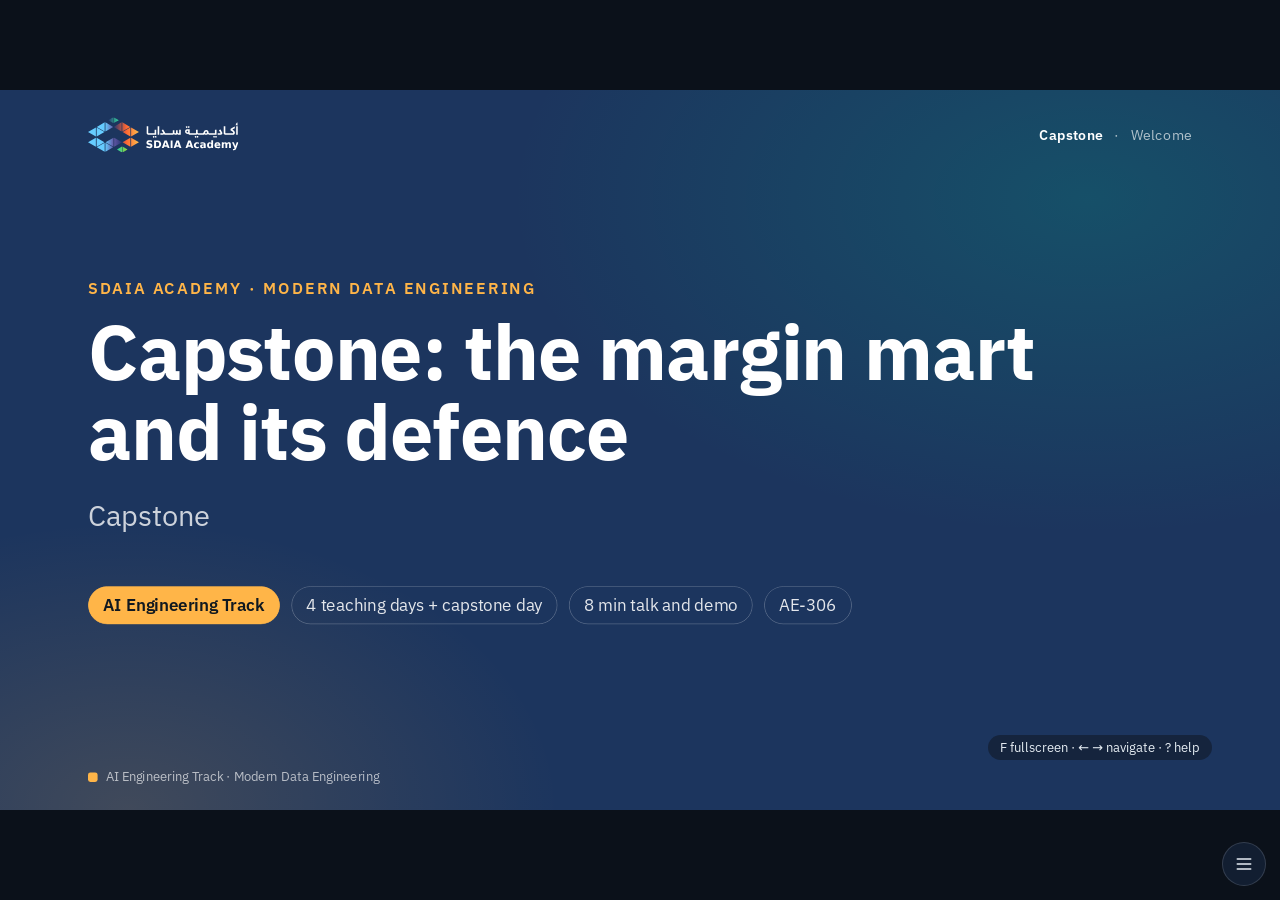
<file: slides/day5.html>
<!doctype html>
<html lang="en" dir="ltr" data-ax="deck" data-track="ai-engineering">
<head>
<meta charset="utf-8">
<meta name="viewport" content="width=device-width, initial-scale=1">
<title>Capstone · Capstone: the margin mart and its defence · Modern Data Engineering</title>
<meta name="generator" content="SDAIA Academy engine 1.0.0">
<link rel="icon" href="../_engine/icon.svg">
<link rel="alternate" type="text/markdown" href="day5.md">
<link rel="describedby" href="../llms.txt">
<link rel="stylesheet" href="../_engine/academy.css">
</head>
<body>
<div class="deck" data-course="Modern Data Engineering" data-track="ai-engineering" data-day="Capstone">
<section class="slide title" id="title" data-auto="title" data-label="Welcome" data-n="1">
  <div class="kicker">SDAIA Academy · Modern Data Engineering</div>
  <h1>Capstone: the margin mart and its defence</h1>
  <p class="lead mt">Capstone</p>
  <div class="meta"><span class="track">AI Engineering Track</span><span>4 teaching days + capstone day</span><span>8 min talk and demo</span><span>AE-306</span></div>
  <aside class="notes"><p>Today is theirs: keep your own talking to the opening and the closing. Confirm the running order and the screen sharing first, and check that every participant has pushed a repository you can clone.</p></aside>
</section>

<section class="slide" data-label="Agenda" id="agenda" data-n="2">
  <div class="kicker">Capstone</div>
  <h2>How the day runs</h2>
  <div class="agenda">
    <div class="item now"><div><b>The brief, the rubric and the last build</b><small>what the assessor re-runs, then the morning to finish</small></div></div>
    <div class="item"><div><b>Defences</b><small>eight minutes each, with questions after</small></div></div>
    <div class="item"><div><b>Review and closing</b><small>the trainer's review, the follow-up task</small></div></div>
  </div>
</section>

<section class="slide" data-label="The brief" id="the-brief" data-lo="LO1 LO2 LO3" data-n="3">
  <div class="kicker">What you build</div>
  <h2>Qafila's margin mart, from the raw extracts to an Iceberg table</h2>
  <div class="cols cols-2">
    <ul class="bullets small">
      <li><b>Ingest</b> the API and the change feed; supplier history as type 2.</li>
      <li><b>Model</b> a star at order-line grain, cost as of the order date.</li>
      <li><b>Test</b> and reconcile with finance's five answers.</li>
    </ul>
    <ul class="bullets small">
      <li><b>Gate</b> each batch with the contract: a broken one changes nothing.</li>
      <li><b>Store</b> the mart as Iceberg, read by a second engine.</li>
      <li><b>Govern</b> the fields: register, masking, access tests.</li>
    </ul>
  </div>
  <div class="callout note small mt"><b>Starter:</b> <code>labs/capstone/pipeline.py</code> has the nine steps, each naming the lab it reuses. The first is done.</div>
  <aside class="notes"><p>Each bullet is one lab they have already done: 2.1 and 2.3 for ingestion, 3.1 and 3.2 for the model, 3.3 for the gate, 3.4 for orchestration, 4.1 for Iceberg, 4.4 for governance. The capstone is the first time the pieces run in one pipeline, in order, on one database. The trainer's reference solution is labs/solutions/capstone_pipeline.py: it runs end to end in about 25 seconds on a laptop and passes 13 tests, 14 with the backfill; do not share it before the defences.</p></aside>
</section>

<section class="slide" data-label="What the assessor re-runs" id="rerun" data-lo="LO3 LO4" data-n="4">
  <div class="kicker">Reproducibility</div>
  <h2>The assessor clones your repository and runs it from nothing</h2>
  <div class="cols cols-2">
    <div class="code"><pre><code>git clone &lt;your repository&gt;
# then the commands of your README; with the starter:
cd &lt;it&gt;/labs &amp;&amp; uv sync
uv run python capstone/pipeline.py
uv run python capstone/pipeline.py --batch broken
uv run python capstone/pipeline.py --backfill 2026-10</code></pre></div>
    <table class="t small">
      <tr><th>Run</th><th>Must show</th></tr>
      <tr><td>Fixed batch</td><td>row counts and test results equal to your README</td></tr>
      <tr><td>Broken batch</td><td>the contract's failed checks, and the mart not refreshed</td></tr>
      <tr><td>Second run</td><td>no new rows from the API</td></tr>
      <tr><td>Backfill</td><td>one month rebuilt, the others untouched</td></tr>
    </table>
  </div>
  <div class="callout warn small mt"><b>Clone it yourself first,</b> into a new folder. A file only on your laptop fails the run.</div>
  <aside class="notes"><p>The two most common failures in a clean clone are a path that only exists on the author's laptop and a generated file that was never committed or that should have been generated. Ask them to test the clone before lunch, not after. Compare the row counts the run prints with the table in their README: a mismatch costs reproducibility points even if the mart is right.</p></aside>
</section>

<section class="slide" data-label="Rubric" id="rubric" data-lo="LO1 LO2 LO3 LO4 LO5 LO6" data-n="5">
  <div class="kicker">How the repository is scored</div>
  <h2>The rubric</h2>
  <div class="bars">
    <div class="row"><span>Correctness of the mart</span><div class="bar c-teal" style="--w:100%"></div><span class="val">25%</span></div>
    <div class="row"><span>Ingestion and history</span><div class="bar c-cyan" style="--w:80%"></div><span class="val">20%</span></div>
    <div class="row"><span>Tests and contract</span><div class="bar c-coral" style="--w:80%"></div><span class="val">20%</span></div>
    <div class="row"><span>Orchestration and recovery</span><div class="bar c-purple" style="--w:60%"></div><span class="val">15%</span></div>
    <div class="row"><span>Table format and governance</span><div class="bar c-amber" style="--w:40%"></div><span class="val">10%</span></div>
    <div class="row"><span>Reproducibility</span><div class="bar c-teal" style="--w:40%"></div><span class="val">10%</span></div>
  </div>
  <div class="callout tip mt"><b>The repository is 60% of your result</b> and needs at least 60% on this rubric. The defence is 20%, the supervised checks 20%. The pass mark is 70% overall.</div>
  <aside class="notes"><p>Every number in a README must come from a committed run report: a claim without one is a plan, not a result. Full marks on correctness means the five finance answers reconcile within one riyal and the fact has exactly one row per order line. On ingestion, a second run adds nothing and no supplier has overlapping validity ranges. On orchestration, the run log of the broken batch shows the failed checks and that the mart was not rebuilt, and a backfill of the month after the fix. The repository is 60% of the course result and needs at least 60% on this rubric; the defence is 20% and the supervised checks the other 20%; the pass mark is 70%.</p></aside>
</section>

<section class="slide" data-label="Defence" id="defence-format" data-n="6">
  <div class="kicker">Format</div>
  <h2>Eight minutes for each defence</h2>
  <div class="cols cols-3">
    <div class="card c-teal"><h4>3 · One modelling decision</h4><p class="small mb0">What you chose, the alternative, and the number that shows you were right.</p></div>
    <div class="card c-cyan"><h4>3 · A transformation we pick</h4><p class="small mb0">What it reads, what it writes, and what would break it.</p></div>
    <div class="card c-coral"><h4>2 · The broken batch</h4><p class="small mb0">The run log: what was caught, what stayed in place.</p></div>
  </div>
  <div class="callout note mt"><b>AI-full.</b> Coding agents were allowed. Explaining what they wrote is part of the defence.</div>
  <aside class="notes"><p>Pick the transformation from their repository before the talk starts, ideally one with a join or a window: the freight allocation and the as-of cost lookup are good choices. If an agent wrote it and the participant cannot say what it reads and writes, note it: authorship is the point of this part. Keep strictly to time; questions come after the eight minutes.</p></aside>
</section>

<section class="slide order" data-label="Running order" id="running-order" data-n="7">
  <div class="kicker">Running order</div>
  <h2>Who defends when</h2>
  <table class="t small">
    <tr><th>#</th><th>Participant</th><th>Transformation selected</th></tr>
    <tr><td>1</td><td><input placeholder="name"></td><td><input placeholder="model or step"></td></tr>
    <tr><td>2</td><td><input placeholder="name"></td><td><input placeholder="model or step"></td></tr>
    <tr><td>3</td><td><input placeholder="name"></td><td><input placeholder="model or step"></td></tr>
    <tr><td>4</td><td><input placeholder="name"></td><td><input placeholder="model or step"></td></tr>
    <tr><td>5</td><td><input placeholder="name"></td><td><input placeholder="model or step"></td></tr>
    <tr><td>6</td><td><input placeholder="name"></td><td><input placeholder="model or step"></td></tr>
    <tr><td>7</td><td><input placeholder="name"></td><td><input placeholder="model or step"></td></tr>
    <tr><td>8</td><td><input placeholder="name"></td><td><input placeholder="model or step"></td></tr>
  </table>
  <aside class="notes"><p>Type the names in at the start; the fields can be edited live and are not saved, so keep the list in your notes too.</p></aside>
</section>

<section class="slide dark" data-label="Final prep" id="final-prep" data-n="8">
  <div class="kicker">Before the first defence</div>
  <h1>Final prep · 20 minutes</h1>
  <div class="timer" data-minutes="20"></div>
  <p class="lead">Clone your repository into a new folder and run it twice.</p>
  <aside class="notes"><p>Press T to start the timer. Breaks are not slides: press B when the room needs one.</p></aside>
</section>

<section class="slide dark presenting" data-label="Now defending" id="now-presenting" data-n="9">
  <div class="kicker center">Now defending</div>
  <div class="center"><input placeholder="Participant · transformation"></div>
  <div class="timers mt">
    <div><h3>Defence</h3><div class="timer" data-minutes="8"></div></div>
  </div>
  <aside class="notes"><p>Type the participant's name and press T to start the timer. Reuse this slide for every participant.</p></aside>
</section>

<section class="slide" data-label="Review" id="review" data-n="10">
  <div class="kicker">Trainer review</div>
  <h2>What the defences showed</h2>
  <div class="cols cols-3">
    <div class="card c-teal"><h4>Strongest patterns</h4><p class="small mb0">What several marts got right.</p></div>
    <div class="card c-coral"><h4>Common gaps</h4><p class="small mb0">What most would fix next.</p></div>
    <div class="card c-purple"><h4>One surprise</h4><p class="small mb0">Something nobody expected.</p></div>
  </div>
  <aside class="notes"><p>Fill these in from your scoring notes during the last break. Name repositories for strengths; keep gaps anonymous. Gaps worth checking for: freight joined at line grain again, costs from the current price instead of the price on the order date, and a governance step that masks the mart but leaves the raw customer table readable.</p></aside>
</section>

<section class="slide" data-label="What next" id="what-next" data-n="11">
  <div class="kicker">What next</div>
  <h2>The follow-up task, and the AE Associate badge</h2>
  <ul class="bullets">
    <li><b>Follow-up task.</b> Within four weeks, put one contract gate in front of a feed at work and report what it caught.</li>
    <li><b>Keep the repository.</b> It is the evidence the AE Associate badge looks at.</li>
  </ul>
  <aside class="notes"><p>The catalog names a tracked follow-up task for this format; confirm its exact wording and deadline with the programme office before the cohort, then replace the first bullet if it differs.</p></aside>
</section>

<section class="slide dark" data-label="Thank you" id="thanks" data-n="12">
  <div class="kicker">SDAIA Academy</div>
  <h1>Thank you</h1>
  <p class="lead">Modern Data Engineering</p>
</section>
</div>
<script type="application/json" id="academy-data">{"v":1,"engine":"1.0.0","build":{"at":"2026-11-24T16:23:26Z","version":"2027.2.0","commit":"b55d5bf"},"course":{"id":"ae-306","code":"AE-306","title":"Modern Data Engineering","track":"ai-engineering","lang":"en","dir":"ltr","url":"https://sdaiaacademy.github.io/ae-306/","repo":"SDAIAAcademy/ae-306","home":"../index.html"},"deck":{"id":"day5","kind":"capstone","day":5,"label":"Capstone","title":"Capstone: the margin mart and its defence","prev":"day4.html","next":null,"md":"day5.md","alt":{}},"sessions":[],"slides":[{"id":"title","n":1,"title":"Capstone: the margin mart and its defence","kind":"title","session":0,"hash":"27ab33a4","md":"#### [day5#title] Capstone: the margin mart and its defence\n\n*SDAIA Academy · Modern Data Engineering*\n\nCapstone\n\nAI Engineering Track · 4 teaching days + capstone day · 8 min talk and demo · AE-306","notes":"Today is theirs: keep your own talking to the opening and the closing. Confirm the running order and the screen sharing first, and check that every participant has pushed a repository you can clone.","minutes":null,"lo":[]},{"id":"agenda","n":2,"title":"How the day runs","kind":"content","session":0,"hash":"bd603512","md":"#### [day5#agenda] How the day runs\n\n*Capstone*\n\n- **The brief, the rubric and the last build**: what the assessor re-runs, then the morning to finish\n- **Defences**: eight minutes each, with questions after\n- **Review and closing**: the trainer's review, the follow-up task","notes":"","minutes":null,"lo":[]},{"id":"the-brief","n":3,"title":"Qafila's margin mart, from the raw extracts to an Iceberg table","kind":"content","session":0,"hash":"8613fa5c","md":"#### [day5#the-brief] Qafila's margin mart, from the raw extracts to an Iceberg table\n\n*What you build*\n\n- **Ingest** the API and the change feed; supplier history as type 2.\n- **Model** a star at order-line grain, cost as of the order date.\n- **Test** and reconcile with finance's five answers.\n\n- **Gate** each batch with the contract: a broken one changes nothing.\n- **Store** the mart as Iceberg, read by a second engine.\n- **Govern** the fields: register, masking, access tests.\n\n> **Starter:** `labs/capstone/pipeline.py` has the nine steps, each naming the lab it reuses. The first is done.","notes":"Each bullet is one lab they have already done: 2.1 and 2.3 for ingestion, 3.1 and 3.2 for the model, 3.3 for the gate, 3.4 for orchestration, 4.1 for Iceberg, 4.4 for governance. The capstone is the first time the pieces run in one pipeline, in order, on one database. The trainer's reference solution is labs/solutions/capstone_pipeline.py: it runs end to end in about 25 seconds on a laptop and passes 13 tests, 14 with the backfill; do not share it before the defences.","minutes":null,"lo":["LO1","LO2","LO3"]},{"id":"rerun","n":4,"title":"The assessor clones your repository and runs it from nothing","kind":"content","session":0,"hash":"dc37a65b","md":"#### [day5#rerun] The assessor clones your repository and runs it from nothing\n\n*Reproducibility*\n\n```\ngit clone \u003cyour repository>\n# then the commands of your README; with the starter:\ncd \u003cit>/labs && uv sync\nuv run python capstone/pipeline.py\nuv run python capstone/pipeline.py --batch broken\nuv run python capstone/pipeline.py --backfill 2026-10\n```\n\n| Run | Must show |\n| --- | --- |\n| Fixed batch | row counts and test results equal to your README |\n| Broken batch | the contract's failed checks, and the mart not refreshed |\n| Second run | no new rows from the API |\n| Backfill | one month rebuilt, the others untouched |\n\n> **Clone it yourself first,** into a new folder. A file only on your laptop fails the run.","notes":"The two most common failures in a clean clone are a path that only exists on the author's laptop and a generated file that was never committed or that should have been generated. Ask them to test the clone before lunch, not after. Compare the row counts the run prints with the table in their README: a mismatch costs reproducibility points even if the mart is right.","minutes":null,"lo":["LO3","LO4"]},{"id":"rubric","n":5,"title":"The rubric","kind":"content","session":0,"hash":"547a3693","md":"#### [day5#rubric] The rubric\n\n*How the repository is scored*\n\n| Item | Value |\n| --- | --- |\n| Correctness of the mart | 25% |\n| Ingestion and history | 20% |\n| Tests and contract | 20% |\n| Orchestration and recovery | 15% |\n| Table format and governance | 10% |\n| Reproducibility | 10% |\n\n> **The repository is 60% of your result** and needs at least 60% on this rubric. The defence is 20%, the supervised checks 20%. The pass mark is 70% overall.","notes":"Every number in a README must come from a committed run report: a claim without one is a plan, not a result. Full marks on correctness means the five finance answers reconcile within one riyal and the fact has exactly one row per order line. On ingestion, a second run adds nothing and no supplier has overlapping validity ranges. On orchestration, the run log of the broken batch shows the failed checks and that the mart was not rebuilt, and a backfill of the month after the fix. The repository is 60% of the course result and needs at least 60% on this rubric; the defence is 20% and the supervised checks the other 20%; the pass mark is 70%.","minutes":null,"lo":["LO1","LO2","LO3","LO4","LO5","LO6"]},{"id":"defence-format","n":6,"title":"Eight minutes for each defence","kind":"content","session":0,"hash":"909bbdf8","md":"#### [day5#defence-format] Eight minutes for each defence\n\n*Format*\n\n- **3 · One modelling decision.** What you chose, the alternative, and the number that shows you were right.\n- **3 · A transformation we pick.** What it reads, what it writes, and what would break it.\n- **2 · The broken batch.** The run log: what was caught, what stayed in place.\n\n> **AI-full.** Coding agents were allowed. Explaining what they wrote is part of the defence.","notes":"Pick the transformation from their repository before the talk starts, ideally one with a join or a window: the freight allocation and the as-of cost lookup are good choices. If an agent wrote it and the participant cannot say what it reads and writes, note it: authorship is the point of this part. Keep strictly to time; questions come after the eight minutes.","minutes":null,"lo":[]},{"id":"running-order","n":7,"title":"Who defends when","kind":"order","session":0,"hash":"edf12165","md":"#### [day5#running-order] Who defends when\n\n*Running order*\n\n| # | Participant | Transformation selected |\n| --- | --- | --- |\n| 1 |  |  |\n| 2 |  |  |\n| 3 |  |  |\n| 4 |  |  |\n| 5 |  |  |\n| 6 |  |  |\n| 7 |  |  |\n| 8 |  |  |","notes":"Type the names in at the start; the fields can be edited live and are not saved, so keep the list in your notes too.","minutes":null,"lo":[]},{"id":"final-prep","n":8,"title":"Final prep · 20 minutes","kind":"content","session":0,"hash":"6ddd983a","md":"#### [day5#final-prep] Final prep · 20 minutes\n\n*Before the first defence*\n\nClone your repository into a new folder and run it twice.","notes":"Press T to start the timer. Breaks are not slides: press B when the room needs one.","minutes":null,"lo":[]},{"id":"now-presenting","n":9,"title":"Defence","kind":"presenting","session":0,"hash":"dbaed61b","md":"#### [day5#now-presenting] Defence\n\n*Now defending*","notes":"Type the participant's name and press T to start the timer. Reuse this slide for every participant.","minutes":null,"lo":[]},{"id":"review","n":10,"title":"What the defences showed","kind":"content","session":0,"hash":"6b20e32f","md":"#### [day5#review] What the defences showed\n\n*Trainer review*\n\n- **Strongest patterns.** What several marts got right.\n- **Common gaps.** What most would fix next.\n- **One surprise.** Something nobody expected.","notes":"Fill these in from your scoring notes during the last break. Name repositories for strengths; keep gaps anonymous. Gaps worth checking for: freight joined at line grain again, costs from the current price instead of the price on the order date, and a governance step that masks the mart but leaves the raw customer table readable.","minutes":null,"lo":[]},{"id":"what-next","n":11,"title":"The follow-up task, and the AE Associate badge","kind":"content","session":0,"hash":"f714fe46","md":"#### [day5#what-next] The follow-up task, and the AE Associate badge\n\n*What next*\n\n- **Follow-up task.** Within four weeks, put one contract gate in front of a feed at work and report what it caught.\n- **Keep the repository.** It is the evidence the AE Associate badge looks at.","notes":"The catalog names a tracked follow-up task for this format; confirm its exact wording and deadline with the programme office before the cohort, then replace the first bullet if it differs.","minutes":null,"lo":[]},{"id":"thanks","n":12,"title":"Thank you","kind":"content","session":0,"hash":"fe839cb0","md":"#### [day5#thanks] Thank you\n\n*SDAIA Academy*\n\nModern Data Engineering","notes":"","minutes":null,"lo":[]}],"activities":[],"ai":{"context":{"course":"../context/course.md","courseJs":"../context/course.js","day":"day5.md","llms":"../llms.txt"},"tasks":[],"tools":[]},"bridge":{"allowedOrigins":[]},"features":{},"strings":{}}</script>
<script src="../_engine/academy.js"></script>
</body>
</html>
</file>
<file: _engine/academy.css>
/* ======== theme/tokens.css ======== */
/* SDAIA Academy engine · theme tokens
   Every colour, font, type size and radius the theme uses, as a custom property on :root.
   A course changes the look by overriding tokens in assets/course.css, never by editing the
   engine. The track accent comes from data-track; right-to-left pages switch the Arabic type
   settings and the few direction helpers at the end of this file. */

:root {
  /* brand */
  --navy: #1c355e;
  --navy-deep: #142846;
  --teal: #00ae8d;
  --coral: #e96852;
  --green: #6abf4b;
  --cyan: #00c1de;
  --amber: #ffb548;
  --amber-ink: #d98f17;
  --purple: #625d9c;

  /* The accents as text. Most of them are too light to read as text (4.5 to 1): on white, on
     paper and on their own tints the text is the accent darkened with black; on navy it is the
     accent lightened with white. The shares are the largest that still reach 4.5 to 1. Fills,
     bars and borders keep the accents themselves. A course that changes an accent changes these
     with it. */
  --teal-text: color-mix(in srgb, var(--teal) 70%, #000);
  --coral-text: color-mix(in srgb, var(--coral) 72%, #000);
  --green-text: color-mix(in srgb, var(--green) 62%, #000);
  --cyan-text: color-mix(in srgb, var(--cyan) 60%, #000);
  --amber-text: color-mix(in srgb, var(--amber) 55%, #000);
  --amber-ink-text: color-mix(in srgb, var(--amber-ink) 66%, #000);
  --purple-text: var(--purple);
  --navy-text: var(--navy);
  --teal-on-dark: color-mix(in srgb, var(--teal) 62%, #fff);
  --coral-on-dark: color-mix(in srgb, var(--coral) 57%, #fff);
  --green-on-dark: color-mix(in srgb, var(--green) 80%, #fff);
  --cyan-on-dark: color-mix(in srgb, var(--cyan) 82%, #fff);
  --amber-on-dark: var(--amber);

  /* neutrals */
  --ink: #101820;
  --black: #000;
  --white: #fff;
  --paper: #f7f5f0;
  --paper-2: #efece4;
  --paper-3: #fbfaf7;
  --line: #d4d0c5;
  --muted: #5b6472;
  --stage-bg: #0b111a;
  --glow: rgba(0, 174, 141, .22);
  --glow-page: rgba(0, 174, 141, .25);

  /* text and lines on dark slides (title, section, dark, break) */
  --on-dark: #fff;
  --on-dark-1: rgba(255, 255, 255, .88);
  --on-dark-soft: rgba(255, 255, 255, .82);
  --on-dark-2: rgba(255, 255, 255, .78);
  --on-dark-3: rgba(255, 255, 255, .66);
  --on-dark-line: rgba(255, 255, 255, .3);
  --on-dark-line-2: rgba(255, 255, 255, .4);
  --on-dark-fill: rgba(255, 255, 255, .14);
  --on-dark-fill-2: rgba(255, 255, 255, .08);
  --on-dark-fill-3: rgba(255, 255, 255, .12);

  /* code */
  --code-bg: #0f1722;
  --code-fg: #e6edf3;
  --code-file: #8b98a9;
  --code-comment: #7d8a9b;
  --code-line: #26364a;
  --code-mark: rgba(255, 181, 72, .16);
  --code-inline: rgba(28, 53, 94, .08);
  --code-inline-page: rgba(28, 53, 94, .07);
  --nb-fg: #ffd18a;
  --nb-hover: #1c2a3d;

  /* highlight.js classes, written at build time (the atom-one-dark palette) */
  --hl-comment: #7f8796; /* lighter than the palette's #5c6370, which reads at 3 to 1 */
  --hl-keyword: #c678dd;
  --hl-name: #e06c75;
  --hl-literal: #56b6c2;
  --hl-string: #98c379;
  --hl-number: #d19a66;
  --hl-title: #61aeee;
  --hl-class: #e6c07b;

  /* token chips, in cycles of five */
  --chip: #dbe7ff;
  --chip-1: #ffe3b3;
  --chip-2: #c9efe6;
  --chip-3: #ffd3cb;
  --chip-4: #d7f0ff;
  --chip-5: #e2def5;
  --chip-ids: #eef0f3;
  --chip-edge: rgba(0, 0, 0, .06);

  /* fonts: local IBM Plex (fonts.css), system fonts as the fallback */
  --font-latin: "IBM Plex Sans", "IBM Plex Sans Arabic", system-ui, -apple-system, "Segoe UI", sans-serif;
  --font-ar: "IBM Plex Sans Arabic", "IBM Plex Sans", system-ui, -apple-system, "Segoe UI", sans-serif;
  --font: var(--font-latin);
  /* Plex Mono has no Arabic: Arabic in code and key caps takes Plex Sans Arabic, which is loaded
     for the Arabic range only, instead of a system monospace that shapes it badly. */
  --mono: "IBM Plex Mono", "IBM Plex Sans Arabic", ui-monospace, "Cascadia Code", Consolas, monospace;

  /* the stage */
  --stage-w: 1600px;
  --stage-h: 900px;
  --slide-pad-top: 92px;
  --slide-pad-inline: 110px;
  --slide-pad-bottom: 90px;

  /* type on the stage */
  --fs-body: 30px;
  --lh-body: 1.42;
  --fs-title: 96px;
  --fs-h1: 84px;
  --fs-section: 80px;
  --fs-break: 90px;
  --fs-h2: 54px;
  --fs-h3: 34px;
  --fs-h4: 26px;
  --fs-lead: 36px;
  --fs-small: 24px;
  --fs-xsmall: 20px;
  --fs-kicker: 20px;
  --fs-caption: 19px;
  --fs-chrome: 17px;
  --fs-footer: 16px;
  --fs-big: 96px;
  --fs-stat: 72px;
  --fs-timer: 190px;
  --fs-sess-no: 240px;
  --lh-h1: 1.05;
  --lh-h2: 1.12;
  --lh-title: 1.05;
  --ls-heading: -.01em;
  --ls-kicker: .14em;
  --ls-label: .1em;
  --ls-chrome: .04em;
  --case-label: uppercase;
  --ar-bump: 0px; /* Arabic small labels read one size up */

  /* course pages and lab pages */
  --lh-page: 1.55;
  --lh-lab: 1.65;
  --lh-page-h1: 1.05;
  --lh-lab-h1: 1.2;

  /* radii */
  --r-card: 18px;
  --r-callout: 16px;
  --r-code: 16px;
  --r-opt: 14px;
  --r-table: 14px;
  --r-chip: 12px;
  --r-tag: 10px;
  --r-token: 8px;
  --r-inline: 6px;
  --r-bar: 6px;
  --r-cell: 4px;
  --r-pill: 999px;

  /* engine UI (theme/ui.css) */
  --ui-bg: rgba(16, 24, 32, .97);
  --ui-bg-solid: #101820;
  --ui-bg-2: #142238;
  --ui-fg: #e6edf3;
  --ui-muted: #9aa7b8;
  --ui-line: rgba(255, 255, 255, .14);
  --ui-hover: rgba(255, 255, 255, .08);
  --ui-press: rgba(255, 255, 255, .16);
  --ui-backdrop: rgba(5, 10, 18, .72);
  --ui-shadow: 0 16px 48px rgba(0, 0, 0, .38);
  --ui-focus: #3b8bff;
  --ui-ok: #2fbf8f;
  --ui-warn: #ffb548;
  --ui-error: #ff7a66;
  --ui-black: #000;
  --ui-font-size: 15px;
  --ui-radius: 12px;
  --ui-radius-s: 8px;
  --ui-z: 1000;

  /* the accent of the course's track (data-track), amber when there is none; as text on a light
     background and on navy */
  --track-color: var(--amber);
  --track-text: var(--amber-text);
  --track-on-dark: var(--amber-on-dark);

  /* Direction helpers for the few things CSS has no logical keyword for: a horizontal
     inset shadow (multiply its offset by --ax-dir), text-align that must follow the page and
     not the element, a gradient that starts at the reading start. */
  --ax-dir: 1;
  --ax-start: left;
  --ax-end: right;
  --ax-to-end: to right;
  --ax-x-near-end: 85%;
  --ax-x-start: 0%;
}

/* tracks: data-track on <html>, .deck or <body> */
:root, [data-track] { --track-color: var(--amber); --track-text: var(--amber-text); --track-on-dark: var(--amber-on-dark); }
[data-track="fluency"] { --track-color: var(--teal); --track-text: var(--teal-text); --track-on-dark: var(--teal-on-dark); }
[data-track="foundations"] { --track-color: var(--green); --track-text: var(--green-text); --track-on-dark: var(--green-on-dark); }
[data-track="ai-engineering"] { --track-color: var(--amber); --track-text: var(--amber-text); --track-on-dark: var(--amber-on-dark); }
[data-track="data-science"] { --track-color: var(--cyan); --track-text: var(--cyan-text); --track-on-dark: var(--cyan-on-dark); }
[data-track="executives"] { --track-color: var(--coral); --track-text: var(--coral-text); --track-on-dark: var(--coral-on-dark); }

/* Arabic: the Arabic face first, taller lines, no letter spacing, no capitals to imitate */
[dir="rtl"] {
  --font: var(--font-ar);
  --lh-h1: 1.22;
  --lh-h2: 1.3;
  --lh-title: 1.2;
  --ls-heading: 0;
  --ls-kicker: 0;
  --ls-label: 0;
  --ls-chrome: 0;
  --case-label: none;
  --ar-bump: 1.5px;
  --fs-kicker: 22px;
  --lh-page: 1.7;
  --lh-lab: 1.75;
  --lh-page-h1: 1.2;
  --lh-lab-h1: 1.3;
  --ax-dir: -1;
  --ax-start: right;
  --ax-end: left;
  --ax-to-end: to left;
  --ax-x-near-end: 15%;
  --ax-x-start: 100%;
}

/* ======== theme/fonts.css ======== */
/* SDAIA Academy engine · fonts
   IBM Plex, local (SIL Open Font License 1.1, fonts/OFL.txt), so a deck opened from disk or
   offline looks the same. The paths are relative to the bundle (_engine/academy.css next to
   _engine/fonts/). Each file declares the characters it holds: an English page never
   downloads an Arabic file, and an Arabic page fetches the Latin files only for Latin text.
   The file names are short on purpose: Windows refuses a path longer than 260 characters, and
   a course repository can sit in a deep folder. */

@font-face {
  font-family: "IBM Plex Sans";
  font-style: normal;
  font-weight: 400;
  font-display: swap;
  src: url("fonts/plex-sans-400.woff2") format("woff2");
  unicode-range: U+0000-00FF, U+0131, U+0152-0153, U+02BB-02BC, U+02C6, U+02DA, U+02DC, U+0304, U+0308, U+0329, U+2000-206F, U+20AC, U+2122, U+2191, U+2193, U+2212, U+2215, U+FEFF, U+FFFD;
}
@font-face {
  font-family: "IBM Plex Sans";
  font-style: normal;
  font-weight: 600;
  font-display: swap;
  src: url("fonts/plex-sans-600.woff2") format("woff2");
  unicode-range: U+0000-00FF, U+0131, U+0152-0153, U+02BB-02BC, U+02C6, U+02DA, U+02DC, U+0304, U+0308, U+0329, U+2000-206F, U+20AC, U+2122, U+2191, U+2193, U+2212, U+2215, U+FEFF, U+FFFD;
}
@font-face {
  font-family: "IBM Plex Sans";
  font-style: normal;
  font-weight: 700;
  font-display: swap;
  src: url("fonts/plex-sans-700.woff2") format("woff2");
  unicode-range: U+0000-00FF, U+0131, U+0152-0153, U+02BB-02BC, U+02C6, U+02DA, U+02DC, U+0304, U+0308, U+0329, U+2000-206F, U+20AC, U+2122, U+2191, U+2193, U+2212, U+2215, U+FEFF, U+FFFD;
}

@font-face {
  font-family: "IBM Plex Sans Arabic";
  font-style: normal;
  font-weight: 400;
  font-display: swap;
  src: url("fonts/plex-arabic-400.woff2") format("woff2");
  unicode-range: U+0600-06FF, U+0750-077F, U+0870-088E, U+0890-0891, U+0897-08E1, U+08E3-08FF, U+200C-200E, U+2010-2011, U+204F, U+2E41, U+FB50-FDFF, U+FE70-FE74, U+FE76-FEFC;
}
@font-face {
  font-family: "IBM Plex Sans Arabic";
  font-style: normal;
  font-weight: 600;
  font-display: swap;
  src: url("fonts/plex-arabic-600.woff2") format("woff2");
  unicode-range: U+0600-06FF, U+0750-077F, U+0870-088E, U+0890-0891, U+0897-08E1, U+08E3-08FF, U+200C-200E, U+2010-2011, U+204F, U+2E41, U+FB50-FDFF, U+FE70-FE74, U+FE76-FEFC;
}
@font-face {
  font-family: "IBM Plex Sans Arabic";
  font-style: normal;
  font-weight: 700;
  font-display: swap;
  src: url("fonts/plex-arabic-700.woff2") format("woff2");
  unicode-range: U+0600-06FF, U+0750-077F, U+0870-088E, U+0890-0891, U+0897-08E1, U+08E3-08FF, U+200C-200E, U+2010-2011, U+204F, U+2E41, U+FB50-FDFF, U+FE70-FE74, U+FE76-FEFC;
}

@font-face {
  font-family: "IBM Plex Mono";
  font-style: normal;
  font-weight: 400;
  font-display: swap;
  src: url("fonts/plex-mono-400.woff2") format("woff2");
  unicode-range: U+0000-00FF, U+0131, U+0152-0153, U+02BB-02BC, U+02C6, U+02DA, U+02DC, U+0304, U+0308, U+0329, U+2000-206F, U+20AC, U+2122, U+2191, U+2193, U+2212, U+2215, U+FEFF, U+FFFD;
}
@font-face {
  font-family: "IBM Plex Mono";
  font-style: normal;
  font-weight: 600;
  font-display: swap;
  src: url("fonts/plex-mono-600.woff2") format("woff2");
  unicode-range: U+0000-00FF, U+0131, U+0152-0153, U+02BB-02BC, U+02C6, U+02DA, U+02DC, U+0304, U+0308, U+0329, U+2000-206F, U+20AC, U+2122, U+2191, U+2193, U+2212, U+2215, U+FEFF, U+FFFD;
}

/* ======== theme/deck.css ======== */
/* SDAIA Academy engine · the deck: stage, slides, chrome, typography, layout helpers, slide
   kinds, fragments, and the column a deck becomes without JavaScript, in the reading view and
   in the print preview.
   Slide rules are written as :where(.deck) .x: they apply only inside a deck (one stylesheet
   serves decks, course pages and labs) and keep the weight of a plain .x, so a course's
   assets/course.css overrides them exactly as it overrode the previous system. */

* { box-sizing: border-box; }

html[data-ax="deck"], html[data-ax="deck"] body { margin: 0; height: 100%; }
html[data-ax="deck"] body {
  background: var(--stage-bg);
  color: var(--ink);
  font-family: var(--font);
  -webkit-font-smoothing: antialiased;
}
html.ax-js[data-ax="deck"]:not(.ax-view-read):not(.ax-view-print) body { overflow: hidden; }

/* ---------- the stage: 1600 by 900, placed and scaled by Academy.deck with one transform ----------
   left and top are physical on purpose: the transform that places the stage is physical too. */
.ax-js .deck {
  position: fixed;
  left: 0;
  top: 0;
  width: var(--stage-w);
  height: var(--stage-h);
  transform-origin: 0 0;
}

:where(.deck) .slide {
  position: absolute;
  inset: 0;
  background: var(--paper);
  padding: var(--slide-pad-top) var(--slide-pad-inline) var(--slide-pad-bottom);
  display: none;
  flex-direction: column;
  overflow: hidden;
  font-size: var(--fs-body);
  line-height: var(--lh-body);
}
:where(.deck) .slide.active { display: flex; }
:where(.deck) .slide:focus { outline: none; }
:where(.deck) .slide > .body { flex: 1; display: flex; flex-direction: column; justify-content: center; min-height: 0; }
:where(.deck) .slide.top > .body { justify-content: flex-start; }
:where(.deck) .slide.entered > .body { animation: ax-enter .35s ease both; }
@keyframes ax-enter { from { opacity: 0; transform: translateY(10px); } to { opacity: 1; transform: none; } }
:where(.deck) aside.notes { display: none; }

/* ---------- fragments: .frag waits for its step; elements sharing data-frag come together ---------- */
.ax-js :where(.deck) .frag { opacity: 0; transform: translateY(14px); transition: opacity .35s ease, transform .35s ease; }
:where(.deck) .frag.on { opacity: 1; transform: none; }
:where(.deck) .frag.dim-after.on:not(:last-of-type) { opacity: .55; }

/* ---------- chrome drawn by the runtime ---------- */
:where(.deck) .chrome-top {
  position: absolute;
  inset-inline: var(--slide-pad-inline);
  top: 34px;
  display: flex;
  justify-content: space-between;
  align-items: center;
  font-size: var(--fs-chrome);
  letter-spacing: var(--ls-chrome);
  color: var(--muted);
}
:where(.deck) .chrome-top .logo { height: 44px; color: var(--navy); display: flex; }
:where(.deck) .chrome-top .logo svg { height: 100%; width: auto; }
:where(.deck) .chrome-top .crumb { display: flex; gap: 14px; align-items: center; }
:where(.deck) .chrome-top .crumb b { color: var(--navy); font-weight: 600; }
:where(.deck) .chrome-bottom {
  position: absolute;
  inset-inline: var(--slide-pad-inline);
  bottom: 30px;
  display: flex;
  justify-content: space-between;
  align-items: center;
  font-size: var(--fs-footer);
  color: var(--muted);
}
:where(.deck) .chrome-bottom .track { display: flex; align-items: center; gap: 10px; }
:where(.deck) .chrome-bottom .track i { width: 12px; height: 12px; border-radius: 3px; background: var(--track-color); display: inline-block; }
:where(.deck) .chrome-bottom .no { direction: ltr; unicode-bidi: isolate; }
:where(.deck) > .progress {
  position: absolute;
  inset-inline-start: 0;
  bottom: 0;
  height: 6px;
  background: var(--track-color);
  transition: width .25s ease;
}

/* ---------- typography ---------- */
:where(.deck) :is(h1, h2, h3, h4) { margin: 0; color: var(--navy); font-weight: 700; letter-spacing: var(--ls-heading); }
:where(.deck) h1 { font-size: var(--fs-h1); line-height: var(--lh-h1); }
:where(.deck) h2 { font-size: var(--fs-h2); line-height: var(--lh-h2); margin-bottom: 30px; }
:where(.deck) h3 { font-size: var(--fs-h3); line-height: 1.2; margin-bottom: 12px; }
:where(.deck) h4 { font-size: var(--fs-h4); margin-bottom: 8px; }
:where(.deck) p { margin: 0 0 18px; }
:where(.deck) .kicker {
  font-size: var(--fs-kicker);
  font-weight: 600;
  letter-spacing: var(--ls-kicker);
  text-transform: var(--case-label);
  color: var(--teal-text);
  margin-bottom: 14px;
}
:where(.deck) .lead { font-size: var(--fs-lead); color: var(--muted); line-height: 1.35; }
:where(.deck) .small { font-size: var(--fs-small); }
:where(.deck) .xsmall { font-size: var(--fs-xsmall); }
:where(.deck) .muted { color: var(--muted); }
:where(.deck) .center { text-align: center; }
:where(.deck) .ar { font-family: var(--font-ar); direction: rtl; unicode-bidi: isolate; }
:where(.deck) .en, :where(.deck) .ltr { direction: ltr; unicode-bidi: isolate; }
:where(.deck) .en { font-family: var(--font-latin); }
:where(.deck) :is(b, strong) { font-weight: 600; }
:where(.deck) em { color: var(--coral-text); font-style: normal; font-weight: 600; }
:where(.deck) code {
  font-family: var(--mono);
  font-size: .86em;
  background: var(--code-inline);
  padding: 2px 8px;
  border-radius: var(--r-inline);
  color: var(--navy);
  direction: ltr;
  unicode-bidi: isolate;
}
:where(.deck) a { color: var(--teal-text); }

:where(.deck) :is(ul, ol).bullets { margin: 0; padding-inline-start: 0; list-style: none; }
:where(.deck) :is(ul, ol).bullets > li { position: relative; padding-inline-start: 42px; margin-bottom: 16px; }
:where(.deck) ul.bullets > li::before {
  content: "";
  position: absolute;
  inset-inline-start: 6px;
  top: .52em;
  width: 14px;
  height: 14px;
  border-radius: 4px;
  background: var(--track-color);
  transform: rotate(45deg);
}
/* The number is the list's own (list-item), so <ol start="4"> counts from 4 as in any HTML
   (Chrome does not carry <li value> into this pseudo-element). A list written for the previous system with an inline counter-reset keeps its counter. */
:where(.deck) ol.bullets > li::before {
  content: counter(list-item);
  position: absolute;
  inset-inline-start: 0;
  top: .1em;
  width: 30px;
  height: 30px;
  border-radius: 50%;
  background: var(--navy);
  color: var(--white);
  font-size: 18px;
  font-weight: 600;
  display: grid;
  place-items: center;
}
:where(.deck) ol.bullets[style*="counter-reset"] > li { counter-increment: n; }
:where(.deck) ol.bullets[style*="counter-reset"] > li::before { content: counter(n); }
:where(.deck) :is(ul, ol).bullets.tight > li { margin-bottom: 8px; }
:where(.deck) ul.bullets ul { margin: 6px 0 0; padding-inline-start: 26px; font-size: .86em; color: var(--muted); }

/* ---------- layout helpers ---------- */
:where(.deck) .cols { display: grid; gap: 44px; align-items: start; }
:where(.deck) .cols-2 { grid-template-columns: 1fr 1fr; }
:where(.deck) .cols-3 { grid-template-columns: repeat(3, 1fr); }
:where(.deck) .cols-4 { grid-template-columns: repeat(4, 1fr); }
:where(.deck) .cols-12 { grid-template-columns: 1fr 2fr; }
:where(.deck) .cols-21 { grid-template-columns: 2fr 1fr; }
:where(.deck) .cols-32 { grid-template-columns: 3fr 2fr; }
:where(.deck) .cols.gap-s { gap: 24px; }
:where(.deck) .cols.mid { align-items: center; }
:where(.deck) .cols > .card { align-self: stretch; } /* cards in one row share the row height */
:where(.deck) .stack > * + * { margin-top: 20px; }
:where(.deck) .stack.dense > * + * { margin-top: 12px; }
:where(.deck) .mt { margin-top: 30px; }
:where(.deck) .mt-s { margin-top: 14px; }
:where(.deck) .mb0 { margin-bottom: 0; }

/* ---------- slide kinds ---------- */
:where(.deck) :is(.slide.title, .slide.section, .slide.break, .slide.dark) {
  background:
    radial-gradient(1200px 700px at 85% 15%, var(--glow), transparent 60%),
    radial-gradient(900px 600px at 10% 100%, color-mix(in srgb, var(--track-color) 16%, transparent), transparent 60%),
    var(--navy);
  color: var(--on-dark);
}
/* Text on the navy itself is light. A box with a light background of its own (a card, a callout,
   a table, an option…: the list below) keeps the colours it has on a light slide, and so does
   everything in it, so every component reads on a dark slide as on a light one. */
:where(.deck) :is(.slide.title, .slide.section, .slide.break, .slide.dark) :is(h1, h2, h3, h4, .big):where(:not(:is(.card, .callout, .pill, table.t, .flow .step, .agenda .item:not(.brk), .quiz .opt, .prompt:not(.dark), .chat .msg, .trace .ev, .tools span, .ladder .rung, .figure, .tokens span, .legend span, .lab-tag, .ax-act-btn, .ax-act-input) *)) { color: var(--on-dark); }
:where(.deck) :is(.slide.title, .slide.section, .slide.break, .slide.dark) :is(.lead, .muted, .caption, .stat .lbl, .bars .val, .checklist li .min, .matrix .lbl, .flow .arrow, .agenda .item.brk, ul.bullets ul, .ax-act-status, .ax-act-unit):where(:not(:is(.card, .callout, .pill, table.t, .flow .step, .agenda .item:not(.brk), .quiz .opt, .prompt:not(.dark), .chat .msg, .trace .ev, .tools span, .ladder .rung, .figure, .tokens span, .legend span, .lab-tag, .ax-act-btn, .ax-act-input) *)) { color: var(--on-dark-2); }
:where(.deck) :is(.slide.title, .slide.section, .slide.break, .slide.dark) a:where(:not(:is(.card, .callout, .pill, table.t, .flow .step, .agenda .item:not(.brk), .quiz .opt, .prompt:not(.dark), .chat .msg, .trace .ev, .tools span, .ladder .rung, .figure, .tokens span, .legend span, .lab-tag, .ax-act-btn, .ax-act-input) *)) { color: var(--teal-on-dark); }
:where(.deck) :is(.slide.title, .slide.section, .slide.break, .slide.dark) em:where(:not(:is(.card, .callout, .pill, table.t, .flow .step, .agenda .item:not(.brk), .quiz .opt, .prompt:not(.dark), .chat .msg, .trace .ev, .tools span, .ladder .rung, .figure, .tokens span, .legend span, .lab-tag, .ax-act-btn, .ax-act-input) *)) { color: var(--coral-on-dark); }
:where(.deck) :is(.slide.title, .slide.section, .slide.break, .slide.dark) .kicker:where(:not(:is(.card, .callout, .pill, table.t, .flow .step, .agenda .item:not(.brk), .quiz .opt, .prompt:not(.dark), .chat .msg, .trace .ev, .tools span, .ladder .rung, .figure, .tokens span, .legend span, .lab-tag, .ax-act-btn, .ax-act-input) *)) { color: var(--track-on-dark); }
:where(.deck) :is(.slide.title, .slide.section, .slide.break, .slide.dark) code:where(:not(:is(.card, .callout, .pill, table.t, .flow .step, .agenda .item:not(.brk), .quiz .opt, .prompt:not(.dark), .chat .msg, .trace .ev, .tools span, .ladder .rung, .figure, .tokens span, .legend span, .lab-tag, .ax-act-btn, .ax-act-input, pre) *)) { background: var(--on-dark-fill); color: var(--on-dark); }
:where(.deck) :is(.slide.title, .slide.section, .slide.break, .slide.dark) ol.bullets > li::before { background: var(--track-color); color: var(--ink); }
:where(.deck) :is(.slide.title, .slide.section, .slide.break, .slide.dark) .chrome-top .logo { color: var(--on-dark); }
:where(.deck) :is(.slide.title, .slide.section, .slide.break, .slide.dark) :is(.chrome-top, .chrome-bottom) { color: var(--on-dark-3); }
:where(.deck) :is(.slide.title, .slide.section, .slide.break, .slide.dark) .chrome-top .crumb b { color: var(--on-dark); }

:where(.deck) .slide.title h1 { font-size: var(--fs-title); line-height: var(--lh-title); max-width: 1250px; }
:where(.deck) .slide.title .meta { display: flex; gap: 14px; margin-top: 46px; flex-wrap: wrap; }
:where(.deck) .slide.title .meta span {
  font-size: 21px;
  padding: 8px 18px;
  border-radius: var(--r-pill);
  border: 1px solid var(--on-dark-line);
  color: var(--on-dark-1);
  clip-path: inset(0 round var(--r-pill));
}
:where(.deck) .slide.title .meta span.track { background: var(--track-color); color: var(--ink); border-color: var(--track-color); font-weight: 600; }

:where(.deck) .slide.section .sess-no {
  position: absolute;
  inset-inline-end: var(--slide-pad-inline);
  bottom: 110px;
  font-size: var(--fs-sess-no);
  font-weight: 700;
  line-height: .8;
  letter-spacing: -.04em;
  color: transparent;
  -webkit-text-stroke: 2px color-mix(in srgb, var(--track-color) 75%, transparent);
}
:where(.deck) .slide.section h1 { font-size: var(--fs-section); max-width: 1100px; }
:where(.deck) .slide.section .outcomes { margin-top: 40px; font-size: 26px; color: var(--on-dark-1); max-width: 1000px; }
:where(.deck) .slide.section .outcomes li::before { background: var(--track-color); }

:where(.deck) .slide.break .body { align-items: center; text-align: center; }
:where(.deck) .slide.break h1 { font-size: var(--fs-break); }

/* the lab slide: the second column on a paper panel that starts at the middle of the stage */
:where(.deck) .slide.lab { background: linear-gradient(var(--ax-to-end), var(--white) 0 50%, var(--paper) 50%); }
:where(.deck) .slide.lab .cols-2 { gap: 0; }
:where(.deck) .slide.lab .cols-2 > :first-child { padding-inline-end: 48px; }
:where(.deck) .slide.lab .cols-2 > :last-child { padding-inline-start: 48px; }

/* capstone day: the running order and "now presenting" */
:where(.deck) .slide.order input {
  font: inherit;
  width: 100%;
  border: none;
  border-bottom: 1px dashed var(--line);
  background: transparent;
  color: var(--ink);
  padding: 2px 0;
}
:where(.deck) .slide.presenting .center input {
  font: 700 72px var(--font);
  text-align: center;
  width: 100%;
  max-width: 1300px;
  color: var(--on-dark);
  background: transparent;
  border: none;
  border-bottom: 2px dashed var(--on-dark-line);
  padding: 6px 0;
}

/* ---------- the column: no JavaScript, the reading view, the print preview ----------
   Each slide keeps its 1600 by 900 layout and is zoomed to the column, so it reads exactly as
   it projects. Without JavaScript the zoom steps with the window width; with it, Academy.deck
   sets --ax-col-scale to the column width. In a window narrower than 900 pixels the reading
   view and the page without JavaScript reflow each slide instead (plugin-read.css). */
html:not(.ax-js)[data-ax="deck"] body, html.ax-view-read body, html.ax-view-print body { overflow: auto; height: auto; }
html:not(.ax-js) .deck, .ax-view-read .deck, .ax-view-print .deck {
  position: static;
  transform: none !important;
  width: auto;
  height: auto;
  display: flex;
  flex-direction: column;
  align-items: center;
  gap: 16px;
  padding: 16px 16px 96px;
}
html:not(.ax-js) :where(.deck) .slide, .ax-view-read :where(.deck) .slide, .ax-view-print :where(.deck) .slide {
  display: flex;
  position: relative;
  inset: auto;
  flex: none;
  width: var(--stage-w);
  height: var(--stage-h);
}
.ax-view-read :where(.deck) .slide, .ax-view-print :where(.deck) .slide { zoom: var(--ax-col-scale, 1); }
html:not(.ax-js) :where(.deck) .slide { justify-content: center; zoom: .25; }
html:not(.ax-js) .frag, .ax-view-read .frag, .ax-view-print .frag { opacity: 1; transform: none; }
.ax-view-read :where(.deck) .slide.entered > .body, .ax-view-print :where(.deck) .slide.entered > .body { animation: none; }
.ax-view-read .deck > .progress, .ax-view-print .deck > .progress { display: none; }
@media (min-width: 520px) { html:not(.ax-js) :where(.deck) .slide { zoom: .3; } }
@media (min-width: 700px) { html:not(.ax-js) :where(.deck) .slide { zoom: .42; } }
@media (min-width: 1000px) { html:not(.ax-js) :where(.deck) .slide { zoom: .6; } }
@media (min-width: 1300px) { html:not(.ax-js) :where(.deck) .slide { zoom: .78; } }
@media (min-width: 1660px) { html:not(.ax-js) :where(.deck) .slide { zoom: 1; } }

@media (prefers-reduced-motion: reduce) {
  :where(.deck) .slide.entered > .body { animation: none; }
  .ax-js :where(.deck) .frag { transform: none; transition: opacity .01s; }
  :where(.deck) > .progress { transition: none; }
}

/* ======== theme/components.css ======== */
/* SDAIA Academy engine · slide components
   The class vocabulary of the previous system, kept whole so its decks move over unchanged:
   cards, pills, callouts, tables, code, token chips, flows, numbers, bars, agenda, quiz,
   checklist and the lab slide pieces, prompts, chats, tool chips, traces, the ladder, figures,
   matrices, meters, timers. docs/components.md shows the markup of each.
   Rounded boxes keep a uniform 1px border and draw their accent strip as an inset shadow, and
   clip their painting to their own radius: mixed border widths and plain-rectangle backgrounds
   both leave small artifacts in the corners when the stage is scaled. */

:where(.deck) :is(.card, .chat .msg) { clip-path: inset(0 round var(--r-card)); }
:where(.deck) :is(.callout, .prompt) { clip-path: inset(0 round var(--r-callout)); }
:where(.deck) .quiz .opt { clip-path: inset(0 round var(--r-opt)); }
:where(.deck) :is(.trace .ev, .tools span) { clip-path: inset(0 round var(--r-chip)); }
:where(.deck) :is(.lab-tag, .nb) { clip-path: inset(0 round var(--r-tag)); }
:where(.deck) :is(.pill, .legend span) { clip-path: inset(0 round var(--r-pill)); }

/* ---------- accent colours: c-* sets --c, which boxes, bars and chips read, and --c-text, the
   same accent as text on a light box (tokens.css) ---------- */
.c-teal { --c: var(--teal); --c-text: var(--teal-text); }
.c-coral { --c: var(--coral); --c-text: var(--coral-text); }
.c-green { --c: var(--green); --c-text: var(--green-text); }
.c-cyan { --c: var(--cyan); --c-text: var(--cyan-text); }
.c-amber { --c: var(--amber-ink); --c-text: var(--amber-ink-text); }
.c-purple { --c: var(--purple); --c-text: var(--purple-text); }
.c-navy { --c: var(--navy); --c-text: var(--navy-text); }

/* ---------- cards and pills ---------- */
/* Every box with a light background of its own names its text colour, so it reads the same on
   a dark slide (deck.css, "slide kinds") */
:where(.deck) .card {
  background: var(--white);
  color: var(--ink);
  border: 1px solid var(--line);
  border-radius: var(--r-card);
  padding: 31px 30px 26px;
  font-size: var(--fs-small);
  line-height: 1.4;
  box-shadow: inset 0 6px 0 var(--c, var(--navy));
}
:where(.deck) .card :is(h3, h4) { color: var(--c-text, var(--c, var(--navy))); }
:where(.deck) .card :is(p, ul):last-child { margin-bottom: 0; }
:where(.deck) .card ul { margin: 6px 0 0; padding-inline-start: 22px; }
:where(.deck) .card ul li { margin-bottom: 4px; }
:where(.deck) .card.flat { padding-block: 26px; padding-inline: 37px 30px; box-shadow: inset calc(8px * var(--ax-dir)) 0 0 var(--c, var(--navy)); }
:where(.deck) .card.tint { background: color-mix(in srgb, var(--c, var(--navy)) 7%, var(--white)); }
:where(.deck) .stack.dense .card { font-size: 21px; padding: 21px 22px 16px; }
:where(.deck) .stack.dense .card.flat { padding-block: 16px; padding-inline: 29px 22px; }

:where(.deck) .pill {
  display: inline-block;
  font-size: var(--fs-caption);
  font-weight: 600;
  padding: 5px 16px;
  border-radius: var(--r-pill);
  background: color-mix(in srgb, var(--c, var(--navy)) 14%, var(--white));
  color: var(--c-text, var(--c, var(--navy)));
  border: 1px solid color-mix(in srgb, var(--c, var(--navy)) 35%, var(--white));
  margin-block: 0 8px;
  margin-inline: 0 6px;
}

/* ---------- callouts ---------- */
:where(.deck) .callout {
  border-radius: var(--r-callout);
  padding-block: 22px;
  padding-inline: 35px 28px;
  font-size: 25px;
  color: var(--ink);
  background: color-mix(in srgb, var(--c, var(--teal)) 10%, var(--white));
  box-shadow: inset calc(8px * var(--ax-dir)) 0 0 var(--c, var(--teal));
}
:where(.deck) .callout b:first-child { color: var(--c-text, var(--c, var(--teal-text))); }
.callout.warn { --c: var(--coral); --c-text: var(--coral-text); }
.callout.tip { --c: var(--teal); --c-text: var(--teal-text); }
.callout.note { --c: var(--purple); --c-text: var(--purple-text); }

/* ---------- tables ---------- */
:where(.deck) table.t { border-collapse: collapse; width: 100%; font-size: 23px; background: var(--white); color: var(--ink); border-radius: var(--r-table); overflow: hidden; }
:where(.deck) table.t th { background: var(--navy); color: var(--white); text-align: start; font-weight: 600; padding: 13px 18px; }
:where(.deck) table.t td { padding: 11px 18px; border-bottom: 1px solid var(--paper-2); vertical-align: top; }
:where(.deck) table.t tr:last-child td { border-bottom: none; }
:where(.deck) table.t :is(td, th).num { text-align: end; font-variant-numeric: tabular-nums; }
:where(.deck) table.t.small { font-size: var(--fs-xsmall); }
:where(.deck) table.t.small :is(th, td) { padding: 9px 14px; }
:where(.deck) table.t td.ar { text-align: var(--ax-start); } /* Arabic text in a cell lines up with the page, not with itself */
:where(.deck) table.t th .muted { color: var(--on-dark-2); font-weight: 400; }
:where(.deck) table.t tr.hl td { background: color-mix(in srgb, var(--track-color) 18%, var(--white)); font-weight: 600; }

/* ---------- code: highlighted at build time; code always reads left to right ---------- */
:where(.deck) pre.code {
  margin: 0;
  background: var(--code-bg);
  color: var(--code-fg);
  border-radius: var(--r-code);
  padding: 24px 28px;
  font-family: var(--mono);
  font-size: var(--fs-caption);
  line-height: 1.5;
  overflow: hidden;
  white-space: pre;
  position: relative;
  flex-shrink: 0;
  direction: ltr;
  text-align: left;
  unicode-bidi: isolate;
}
:where(.deck) pre.code code { background: none; padding: 0; color: inherit; font-size: inherit; }
:where(.deck) pre.code[data-file]::before {
  content: attr(data-file);
  display: block;
  font-size: 15px;
  color: var(--code-file);
  margin: -8px 0 12px;
  letter-spacing: .05em;
}
:where(.deck) pre.code.s { font-size: 17px; }
:where(.deck) pre.code.l { font-size: var(--fs-small); }
:where(.deck) pre.code .cm { color: var(--code-comment); font-style: italic; }
:where(.deck) pre.code .hl-line { background: var(--code-mark); display: inline-block; width: 100%; }

/* highlight.js token classes (atom-one-dark), for decks, course pages and labs alike */
.hljs-comment, .hljs-quote { color: var(--hl-comment); font-style: italic; }
.hljs-doctag, .hljs-formula, .hljs-keyword { color: var(--hl-keyword); }
.hljs-deletion, .hljs-name, .hljs-section, .hljs-selector-tag, .hljs-subst { color: var(--hl-name); }
.hljs-literal { color: var(--hl-literal); }
.hljs-addition, .hljs-attribute, .hljs-meta .hljs-string, .hljs-regexp, .hljs-string { color: var(--hl-string); }
.hljs-attr, .hljs-number, .hljs-selector-attr, .hljs-selector-class, .hljs-selector-pseudo, .hljs-template-variable, .hljs-type, .hljs-variable { color: var(--hl-number); }
.hljs-bullet, .hljs-link, .hljs-meta, .hljs-selector-id, .hljs-symbol, .hljs-title { color: var(--hl-title); }
.hljs-built_in, .hljs-class .hljs-title, .hljs-title.class_ { color: var(--hl-class); }
.hljs-emphasis { font-style: italic; }
.hljs-strong { font-weight: 700; }
.hljs-link { text-decoration: underline; }

/* ---------- token chips ---------- */
:where(.deck) .tokens { display: flex; flex-wrap: wrap; gap: 6px; font-family: var(--mono); font-size: var(--fs-h4); }
:where(.deck) .tokens span { padding: 4px 10px; border-radius: var(--r-token); background: var(--tc, var(--chip)); color: var(--ink); border: 1px solid var(--chip-edge); }
:where(.deck) .tokens span:nth-child(5n+1) { --tc: var(--chip-1); }
:where(.deck) .tokens span:nth-child(5n+2) { --tc: var(--chip-2); }
:where(.deck) .tokens span:nth-child(5n+3) { --tc: var(--chip-3); }
:where(.deck) .tokens span:nth-child(5n+4) { --tc: var(--chip-4); }
:where(.deck) .tokens span:nth-child(5n+5) { --tc: var(--chip-5); }
:where(.deck) .tokens.ids span { --tc: var(--chip-ids) !important; color: var(--navy); }
:where(.deck) .tokens.ar { direction: rtl; font-family: var(--font-ar); }

/* ---------- flows ---------- */
:where(.deck) .flow { display: flex; align-items: stretch; gap: 0; }
/* A step is one paragraph: its label on a line of its own, then its text and any inline element
   (code, a link, a bold word) flowing together, centred in the height of the row. */
:where(.deck) .flow .step {
  flex: 1;
  background: var(--white);
  color: var(--ink);
  border: 2px solid var(--c, var(--navy));
  border-radius: var(--r-callout);
  padding: 18px;
  text-align: center;
  font-size: 22px;
  line-height: 1.3;
  display: block;
  align-content: center;
}
:where(.deck) .flow .step b { display: block; color: var(--c-text, var(--c, var(--navy))); font-size: 25px; margin-bottom: 4px; }
:where(.deck) .flow .arrow { width: 46px; display: grid; place-items: center; color: var(--muted); font-size: var(--fs-h3); flex: 0 0 46px; }
:where(.deck) .flow.v { flex-direction: column; }
:where(.deck) .flow.v .arrow { width: auto; height: 34px; flex-basis: 34px; font-size: 22px; }

/* ---------- numbers ---------- */
:where(.deck) .big { font-size: var(--fs-big); font-weight: 700; color: var(--navy); line-height: 1; letter-spacing: -.03em; }
:where(.deck) .stat .big { font-size: var(--fs-stat); }
:where(.deck) .stat .lbl { font-size: 22px; color: var(--muted); margin-top: 8px; }

/* The rows share one grid (subgrid), so the bars start at one line. The label column is at most
   260 pixels and 30% of the row, never narrower than its longest word: on a full slide it is the
   260 of before, and in a narrow column the bar keeps more than a third of the width. */
:where(.deck) .bars { display: grid; grid-template-columns: minmax(min-content, min(260px, 30%)) minmax(35%, 1fr) minmax(min-content, auto); gap: 12px 16px; font-size: 22px; }
:where(.deck) .bars .row { grid-column: 1 / -1; display: grid; grid-template-columns: subgrid; align-items: center; }
:where(.deck) .bars .bar { height: 26px; border-radius: var(--r-bar); background: var(--c, var(--teal)); width: var(--w); }
:where(.deck) .bars .val { text-align: end; font-variant-numeric: tabular-nums; color: var(--muted); }

:where(.deck) .meter { height: 12px; border-radius: var(--r-bar); background: var(--paper-2); overflow: hidden; }
:where(.deck) .meter i { display: block; height: 100%; width: var(--w); background: var(--c, var(--teal)); }

/* ---------- agenda ---------- */
:where(.deck) .agenda { display: grid; gap: 8px; }
:where(.deck) .agenda .item {
  display: grid;
  grid-template-columns: 1fr 130px;
  align-items: center;
  gap: 24px;
  background: var(--white);
  border: 1px solid var(--line);
  border-radius: var(--r-table);
  padding: 16px 26px;
  font-size: var(--fs-h4);
  color: var(--ink);
}
:where(.deck) .agenda .item .d { text-align: end; font-size: var(--fs-xsmall); color: var(--muted); }
:where(.deck) .agenda .item b { color: var(--navy); }
:where(.deck) .agenda .item small { display: block; font-size: var(--fs-caption); color: var(--muted); }
:where(.deck) .agenda .item.brk { background: transparent; border-style: dashed; padding: 5px 26px; font-size: 21px; color: var(--muted); }
:where(.deck) .agenda .item.now { border: 2px solid var(--track-color); box-shadow: 0 0 0 4px color-mix(in srgb, var(--track-color) 18%, transparent); }

/* ---------- quiz: the look; answering and revealing belong to the activities plugin ---------- */
:where(.deck) .quiz .opts { display: grid; gap: 14px; margin-top: 24px; }
:where(.deck) .quiz .opt {
  background: var(--white);
  border: 2px solid var(--line);
  border-radius: var(--r-opt);
  padding: 16px 24px;
  font-size: var(--fs-h4);
  color: var(--ink);
  cursor: pointer;
  display: flex;
  gap: 18px;
  align-items: baseline;
  transition: border-color .15s, background .15s;
}
:where(.deck) .quiz .opt::before { content: attr(data-k); font-weight: 700; color: var(--navy); }
:where(.deck) .quiz.revealed .opt[data-ok] { border-color: var(--teal); background: color-mix(in srgb, var(--teal) 10%, var(--white)); }
:where(.deck) .quiz.revealed .opt:not([data-ok]) { opacity: .55; }
:where(.deck) .quiz .why { display: none; margin-top: 22px; }
:where(.deck) .quiz.revealed .why { display: block; }

/* ---------- the lab slide ---------- */
:where(.deck) .lab-tag {
  display: inline-flex;
  align-items: center;
  gap: 10px;
  background: var(--track-color);
  color: var(--ink);
  font-weight: 700;
  font-size: var(--fs-xsmall);
  letter-spacing: var(--ls-label);
  text-transform: var(--case-label);
  padding: 8px 18px;
  border-radius: var(--r-tag);
  margin-bottom: 18px;
}
:where(.deck) .nb {
  display: inline-flex;
  align-items: center;
  gap: 10px;
  font-family: var(--mono);
  font-size: 21px;
  background: var(--code-bg);
  color: var(--nb-fg);
  padding: 10px 18px;
  border-radius: var(--r-tag);
  text-decoration: none;
  direction: ltr;
  unicode-bidi: isolate;
}
:where(.deck) a.nb:hover { background: var(--nb-hover); }
:where(.deck) .checklist { list-style: none; margin: 0; padding: 0; font-size: 25px; }
:where(.deck) .checklist li { padding-block: 12px; padding-inline: 50px 80px; position: relative; border-bottom: 1px dashed var(--line); }
:where(.deck) .checklist li::before {
  content: "";
  position: absolute;
  inset-inline-start: 0;
  top: 15px;
  width: 26px;
  height: 26px;
  border: 2.5px solid var(--teal);
  border-radius: 7px;
}
/* the minutes stay on the first line however long the item */
:where(.deck) .checklist li .min { position: absolute; inset-inline-end: 0; top: 16px; color: var(--muted); font-size: var(--fs-xsmall); font-variant-numeric: tabular-nums; }
:where(.deck) .checklist li .ltr { white-space: nowrap; } /* a Latin run in an Arabic step ("--apply") is never broken after its dashes */
:where(.deck) .checklist li.stretch::before { border-color: var(--purple); border-style: dashed; }

/* ---------- prompts and conversations ---------- */
/* .prompt: text a participant can type as it is; data-tool names where to run it.
   .seg marks one part of a prompt (role, context, task...), with a .legend underneath. */
:where(.deck) .prompt {
  position: relative;
  background: var(--white);
  border: 1px solid var(--line);
  border-radius: var(--r-callout);
  padding: 22px 28px;
  padding-inline-start: 35px;
  font-size: var(--fs-small);
  color: var(--ink);
  line-height: 1.6;
  white-space: pre-line;
  box-shadow: inset calc(8px * var(--ax-dir)) 0 0 var(--c, var(--amber));
}
:where(.deck) .prompt[data-tool]::before {
  content: attr(data-tool);
  display: block;
  font-size: 15px;
  font-weight: 600;
  letter-spacing: .04em;
  color: var(--muted);
  margin: -6px 0 8px;
  white-space: normal;
}
:where(.deck) .prompt.s { font-size: 21px; padding: 16px 22px; padding-inline-start: 29px; }
:where(.deck) .prompt.dark { background: var(--code-bg); color: var(--code-fg); border-color: var(--code-line); }
:where(.deck) .prompt.dark[data-tool]::before { color: var(--code-file); }
:where(.deck) .prompt .seg {
  background: color-mix(in srgb, var(--c, var(--teal)) 16%, var(--white));
  border-bottom: 3px solid var(--c, var(--teal));
  padding: 1px 6px;
  border-radius: var(--r-inline);
  -webkit-box-decoration-break: clone;
  box-decoration-break: clone;
}
/* on a dark prompt a segment is a tint of the code background, and its text stays light */
:where(.deck) .prompt.dark .seg { background: color-mix(in srgb, var(--c, var(--teal)) 28%, var(--code-bg)); color: var(--code-fg); }
:where(.deck) .prompt .seg[data-k] { position: relative; }
:where(.deck) .legend { display: flex; flex-wrap: wrap; gap: 8px 10px; margin-top: 16px; }
:where(.deck) .legend span {
  font-size: var(--fs-caption);
  font-weight: 600;
  padding: 4px 14px;
  border-radius: var(--r-pill);
  color: var(--c-text, color-mix(in srgb, var(--c) 72%, var(--black)));
  background: color-mix(in srgb, var(--c) 14%, var(--white));
  border: 1px solid color-mix(in srgb, var(--c) 35%, var(--white));
}

:where(.deck) .chat { display: flex; flex-direction: column; gap: 12px; font-size: 22px; line-height: 1.5; }
:where(.deck) .chat .msg { max-width: 86%; padding: 14px 20px; border-radius: var(--r-card); background: var(--white); color: var(--ink); border: 1px solid var(--line); }
:where(.deck) .chat .msg.user { align-self: flex-start; background: color-mix(in srgb, var(--navy) 8%, var(--white)); border-color: color-mix(in srgb, var(--navy) 20%, var(--white)); }
:where(.deck) .chat .msg.ai { align-self: flex-end; }
:where(.deck) .chat .msg.bad { border-color: var(--coral); background: color-mix(in srgb, var(--coral) 7%, var(--white)); }
:where(.deck) .chat .msg.good { border-color: var(--teal); background: color-mix(in srgb, var(--teal) 7%, var(--white)); }
:where(.deck) .chat .who { display: block; font-size: 15px; font-weight: 600; color: var(--muted); margin-bottom: 2px; }

/* ---------- tool chips ---------- */
:where(.deck) .tools { display: flex; flex-wrap: wrap; gap: 12px; }
:where(.deck) .tools span {
  display: inline-flex;
  align-items: center;
  gap: 10px;
  background: var(--white);
  border: 1px solid var(--line);
  border-radius: var(--r-chip);
  padding: 8px 14px;
  font-size: var(--fs-xsmall);
  font-weight: 600;
  color: var(--ink);
}
:where(.deck) .tools img { height: 28px; width: 28px; object-fit: contain; }
:where(.deck) .tools.s span { font-size: 17px; padding: 6px 12px; }
:where(.deck) .tools.s img { height: 22px; width: 22px; }
:where(.deck) .slide.dark .tools span { color: var(--ink); }

/* ---------- agent traces: one run, event by event ---------- */
:where(.deck) .trace { display: flex; flex-direction: column; gap: 8px; font-size: var(--fs-xsmall); line-height: 1.42; }
:where(.deck) .trace .ev {
  display: grid;
  grid-template-columns: 128px 1fr;
  gap: 14px;
  align-items: baseline;
  background: var(--white);
  color: var(--ink);
  border: 1px solid var(--line);
  border-radius: var(--r-chip);
  padding: 9px 16px;
  padding-inline-start: 21px;
  box-shadow: inset calc(6px * var(--ax-dir)) 0 0 var(--c, var(--navy));
}
:where(.deck) .trace .ev > b { font-size: 14px; letter-spacing: .08em; text-transform: var(--case-label); color: var(--c-text, var(--c, var(--navy))); }
:where(.deck) .trace .ev code { font-size: .84em; word-break: break-word; }
:where(.deck) .trace .ev.user { --c: var(--navy); --c-text: var(--navy-text); }
:where(.deck) .trace .ev.model { --c: var(--teal); --c-text: var(--teal-text); }
:where(.deck) .trace .ev.call { --c: var(--amber-ink); --c-text: var(--amber-ink-text); }
:where(.deck) .trace .ev.result { --c: var(--cyan); --c-text: var(--cyan-text); }
:where(.deck) .trace .ev.final { --c: var(--green); --c-text: var(--green-text); }
:where(.deck) .trace .ev.error { --c: var(--coral); --c-text: var(--coral-text); }
:where(.deck) .trace .ev.guard { --c: var(--purple); --c-text: var(--purple-text); }
:where(.deck) .trace .ev.dim { opacity: .45; }
:where(.deck) .trace.s { font-size: 18px; }
:where(.deck) .trace.s .ev { padding: 7px 14px; }

/* ---------- the ladder: rungs that rise along the reading direction; .on highlights one ---------- */
:where(.deck) .ladder { display: grid; grid-template-columns: repeat(var(--n, 5), 1fr); gap: 14px; align-items: end; }
:where(.deck) .ladder .rung {
  background: var(--white);
  border: 2px solid var(--c, var(--navy));
  border-radius: var(--r-opt);
  padding: 14px 16px;
  font-size: var(--fs-caption);
  line-height: 1.32;
  color: var(--ink);
}
:where(.deck) .ladder .rung b { display: block; color: var(--c-text, var(--c, var(--navy))); font-size: 25px; margin-bottom: 4px; }
:where(.deck) .ladder .rung small { display: block; color: var(--muted); font-size: var(--fs-footer); margin-top: 6px; }
:where(.deck) .ladder .rung:nth-child(1) { min-height: 150px; }
:where(.deck) .ladder .rung:nth-child(2) { min-height: 200px; }
:where(.deck) .ladder .rung:nth-child(3) { min-height: 250px; }
:where(.deck) .ladder .rung:nth-child(4) { min-height: 300px; }
:where(.deck) .ladder .rung:nth-child(5) { min-height: 350px; }
:where(.deck) .ladder .rung.on { background: color-mix(in srgb, var(--c, var(--navy)) 12%, var(--white)); box-shadow: 0 0 0 5px color-mix(in srgb, var(--c, var(--navy)) 25%, transparent); }
:where(.deck) .ladder .rung.off { opacity: .45; }
:where(.deck) .ladder.s .rung { font-size: 17px; padding: 10px 12px; }
:where(.deck) .ladder.s .rung b { font-size: 21px; }
:where(.deck) .ladder.s .rung:nth-child(n) { min-height: 0; }
:where(.deck) .slide.dark .ladder .rung { color: var(--ink); }

/* ---------- figures: a picture takes the height that is left on the slide, never more ----------
   A slide is 900 pixels high whatever it holds, so a picture cannot grow it. A picture is an
   img or an svg that is a child of a .figure, of the slide body or of a column of .cols. It
   fills the width of its box, its height follows its proportions, and when the slide is full
   it gives up height: the box gets shorter and the drawing is scaled into it (object-fit for an
   img, the viewBox for an svg), so nothing is cut and nothing is stretched. A caption keeps
   its own height and stays on the slide. Every box between the slide body and the figure
   passes the limit on: a column of .cols, a .stack or a div without a class. Elsewhere (the
   .board of a course, a tool chip) pictures keep the size their own rules give them. The
   rules hold without JavaScript too, where the slide has no .body around its content. */
:where(.deck) .figure { background: var(--white); color: var(--ink); border: 1px solid var(--line); border-radius: var(--r-card); padding: 18px; }
:where(.deck) .figure svg { width: 100%; height: auto; display: block; max-height: 520px; direction: ltr; }
:where(.deck) .caption,
:where(.deck .figure:has(> :is(img, svg))) > figcaption { font-size: var(--fs-caption); color: var(--muted); margin-top: 10px; }

/* The figure is a column whose picture is the part that gives way. Selectors keep the weight
   of a plain .figure rule (the rest is in :where), so a course's own rule still wins. A
   <figure class="figure"> without a picture (a course's drawing board) is left alone. */
:where(.deck) .figure:where(:has(> :is(img, svg))) { display: flex; flex-direction: column; min-height: 0; max-height: 100%; }
:where(.deck) .figure > :where(.caption, figcaption) { flex: none; }

/* The boxes that hold such a figure may be shorter than their content too. In a flex column
   min-height: 0 lets a box shrink; in a grid row it is max-height: 100% that holds a column to
   the height of its row. */
:where(.deck .slide :is(.cols, div:not([class]), .stack, .cols > *):not(.figure):has(.figure > :is(img, svg))) {
  min-height: 0;
  max-height: 100%;
}
:where(.deck .slide :is(div:not([class]), .stack, .cols > *):not(.figure, .cols):has(.figure > :is(img, svg))) {
  display: flex;
  flex-direction: column;
}

/* the picture; an img with a width="…" of its own keeps that width */
:where(.deck) .figure > :is(img, svg),
:where(.deck .slide > .body, .deck .slide, .deck .cols) > :is(img, svg) {
  display: block;
  flex: 0 1 auto;
  min-height: 0;
  max-width: 100%;
  object-fit: contain;
}
:where(.deck) .figure > img:where(:not([width])),
:where(.deck .slide > .body, .deck .slide, .deck .cols) > img:where(:not([width])) { width: 100%; height: auto; }
:where(.deck) .figure > img:where([width]),
:where(.deck .slide > .body, .deck .slide, .deck .cols) > img:where([width]) { height: auto; margin-inline: auto; }
:where(.deck .slide > .body, .deck .slide, .deck .cols) > svg { width: 100%; height: auto; direction: ltr; }
:where(.deck .cols) > :is(img, svg) { max-height: 100%; }

:where(.deck) .matrix { display: grid; gap: 3px; font-size: 18px; font-family: var(--mono); direction: ltr; }
/* Cells are square up to 120 pixels high; in a wider box they get wider, not taller, so a matrix
   in a column of the slide stays on the slide. Columns given in pixels keep them square. */
:where(.deck) .matrix div { aspect-ratio: 1; max-height: 120px; border-radius: var(--r-cell); display: grid; place-items: center; color: var(--ink); } /* cells carry light tints of their own */
:where(.deck) .matrix .lbl { background: none; color: var(--muted); aspect-ratio: auto; }

/* ---------- timers: the countdown face; the timers plugin adds its buttons ---------- */
:where(.deck) .timer {
  font-family: var(--mono);
  font-size: var(--fs-timer);
  font-weight: 600;
  color: var(--track-text);
  letter-spacing: -.02em;
  margin: 26px 0 10px;
  font-variant-numeric: tabular-nums;
  line-height: 1;
  direction: ltr;
}
:where(.deck) .timer.done { color: var(--coral-text); }
:where(.deck) :is(.slide.title, .slide.section, .slide.break, .slide.dark) .timer { color: var(--track-on-dark); }
:where(.deck) :is(.slide.title, .slide.section, .slide.break, .slide.dark) .timer.done { color: var(--coral-on-dark); }
:where(.deck) .timers { display: grid; grid-template-columns: 1fr 1fr; gap: 40px; text-align: center; }
:where(.deck) .timers .timer { font-size: 150px; }

/* ======== theme/ui.css ======== */
/* SDAIA Academy engine · engine UI (Academy.ui)
   The layer outside the stage: buttons, side panels, dialogs, menus, toasts, fields. It keeps
   its real size whatever the stage scale. Dark, like the speaker notes and help of the
   previous system, with the track colour as the accent. Mirrors through logical properties. */

.ax-ui {
  position: fixed;
  inset: 0;
  z-index: var(--ui-z);
  pointer-events: none;
  font: var(--ui-font-size)/1.5 var(--font);
  color: var(--ui-fg);
}
.ax-ui > * { pointer-events: auto; }

/* On a course, lab or practice page the layer sits inside a page whose own style sheet dresses
   bare elements: header gets the page's banner, h3 its navy, p, a, em and table their page
   look. None of that may reach a panel or a dialog. Here each such element in the layer goes
   back to what the browser gives it, which is what it has in a deck, and the ax- classes
   below build on that. :where() keeps this rule as light as one class, so every later ax-
   rule still wins. Decks are left alone: their own rules are scoped to the stage. */
:where(html:not([data-ax="deck"])) .ax-ui :where(header, footer, nav, h1, h2, h3, h4, p, ul, ol, li, a, b, strong, em, code, pre, table, th, td, details, summary) {
  all: revert;
  box-sizing: border-box;
}
.ax-ui :focus-visible, :where(.deck) :focus-visible { outline: 3px solid var(--ui-focus); outline-offset: 2px; }
.ax-ui :focus:not(:focus-visible) { outline: none; }

.ax-sprite { position: absolute; width: 0; height: 0; overflow: hidden; }
.ax-icon { width: 20px; height: 20px; flex: none; display: block; }
.ax-icon-mirror { transform: scaleX(var(--ax-dir)); }
.ax-sr {
  position: absolute !important;
  width: 1px;
  height: 1px;
  padding: 0;
  margin: -1px;
  overflow: hidden;
  clip: rect(0 0 0 0);
  white-space: nowrap;
  border: 0;
}
.ax-muted { color: var(--ui-muted); }
.ax-clip { position: fixed; top: 0; inset-inline-start: -9999px; opacity: 0; }

/* ---------- buttons: at least 36 pixels, so a finger can hit them ---------- */
.ax-btn {
  display: inline-flex;
  align-items: center;
  justify-content: center;
  gap: 8px;
  min-height: 36px;
  padding: 7px 14px;
  border: 1px solid var(--ui-line);
  border-radius: var(--ui-radius-s);
  background: var(--ui-bg-2);
  color: var(--ui-fg);
  font: 600 14px/1.2 var(--font);
  cursor: pointer;
  transition: background .15s, border-color .15s;
}
.ax-btn:hover { background: color-mix(in srgb, var(--ui-bg-2) 80%, var(--white)); }
.ax-btn:active { background: var(--ui-press); }
.ax-btn[disabled] { opacity: .5; cursor: default; }
.ax-btn-icon { width: 36px; padding: 0; }
.ax-btn-small { min-height: 28px; padding: 4px 10px; font-size: 13px; }
.ax-btn-small.ax-btn-icon { width: 28px; }
.ax-btn-primary { background: var(--track-color); border-color: var(--track-color); color: var(--ink); }
.ax-btn-primary:hover { background: color-mix(in srgb, var(--track-color) 85%, var(--white)); }
.ax-btn-ghost { background: transparent; border-color: transparent; }
.ax-btn-ghost:hover { background: var(--ui-hover); }
.ax-btn-danger { background: transparent; border-color: var(--ui-error); color: var(--ui-error); }
.ax-btn-danger:hover { background: color-mix(in srgb, var(--ui-error) 16%, transparent); }

/* ---------- panels: a side sheet at the end edge, or under the stage ---------- */
.ax-panel {
  position: fixed;
  display: flex;
  flex-direction: column;
  background: var(--ui-bg);
  color: var(--ui-fg);
  box-shadow: var(--ui-shadow);
  visibility: hidden;
  transition: transform .22s ease, visibility 0s linear .22s;
}
/* A page under a panel is navy on cream or white on navy, and even 3 in 100 of that shows as
   ghost words behind the words of the panel. Over a page the panel is solid. */
:where(html:not([data-ax="deck"])) .ax-panel { background: var(--ui-bg-solid); }
.ax-panel.ax-open { visibility: visible; transform: none; transition: transform .22s ease; }
.ax-panel:focus { outline: none; }
.ax-panel-end {
  top: 0;
  bottom: 0;
  inset-inline-end: 0;
  width: min(420px, 92vw);
  border-inline-start: 3px solid var(--track-color);
  transform: translateX(calc(105% * var(--ax-dir)));
}
.ax-panel-bottom {
  inset-inline: 0;
  bottom: 0;
  max-height: 34vh;
  border-top: 3px solid var(--track-color);
  transform: translateY(105%);
}
.ax-panel-head { display: flex; align-items: center; justify-content: space-between; gap: 12px; padding-block: 8px 0; padding-inline: 24px 12px; }
.ax-panel-title {
  margin: 0;
  font-size: 12px;
  font-weight: 600;
  letter-spacing: var(--ls-kicker);
  text-transform: var(--case-label);
  color: var(--track-color);
}
.ax-panel-body { overflow: auto; padding: 4px 24px 18px; flex: 1; min-height: 0; }

/* ---------- dialogs ---------- */
.ax-backdrop {
  position: fixed;
  inset: 0;
  display: grid;
  place-items: center;
  padding: 16px;
  background: var(--ui-backdrop);
}
.ax-dialog {
  background: var(--ui-bg-2);
  color: var(--ui-fg);
  border-radius: 16px;
  padding: 22px 26px;
  width: min(460px, 100%);
  max-height: 86vh;
  overflow: auto;
  box-shadow: var(--ui-shadow);
}
.ax-dialog:focus { outline: none; }
.ax-dialog-title { margin: 0 0 14px; font-size: 18px; font-weight: 600; }
.ax-dialog-body > * + * { margin-top: 12px; }
.ax-dialog-body p { margin: 0; }
.ax-dialog-actions { display: flex; justify-content: flex-end; gap: 10px; margin-top: 20px; flex-wrap: wrap; }

/* ---------- popup menus ---------- */
.ax-menu {
  position: fixed;
  min-width: 280px;
  max-width: calc(100vw - 16px);
  overflow: auto;
  padding: 6px;
  background: var(--ui-bg-2);
  border: 1px solid var(--ui-line);
  border-radius: var(--ui-radius);
  box-shadow: var(--ui-shadow);
}
.ax-menu-item {
  display: flex;
  align-items: center;
  gap: 12px;
  width: 100%;
  min-height: 36px;
  padding: 6px 10px;
  border: 0;
  border-radius: var(--ui-radius-s);
  background: transparent;
  color: var(--ui-fg);
  font: 15px/1.3 var(--font);
  text-align: start;
  cursor: pointer;
}
.ax-menu-item:hover, .ax-menu-item:focus { background: var(--ui-hover); }
.ax-menu-item[disabled] { opacity: .5; cursor: default; }
.ax-menu-item .ax-icon { color: var(--ui-muted); }
.ax-menu-gap, .ax-menu-check { width: 20px; height: 20px; flex: none; color: var(--track-color); }
.ax-menu-check { border: 1.5px solid var(--ui-muted); border-radius: 5px; display: grid; place-items: center; }
.ax-menu-check .ax-icon { width: 16px; height: 16px; color: var(--track-color); }
.ax-menu-label { flex: 1; }
.ax-menu-hint {
  margin-inline-start: auto;
  font: 600 12px var(--mono);
  color: var(--ui-muted);
  background: var(--ui-hover);
  border-radius: 5px;
  padding: 1px 7px;
  direction: ltr;
}
/* on a lit item the key stands on two tints: it takes the full colour to keep 4.5 to 1 */
.ax-menu-item:is(:hover, :focus) .ax-menu-hint { color: var(--ui-fg); }
.ax-menu-heading {
  padding: 8px 10px 2px;
  font-size: 11.5px;
  font-weight: 600;
  letter-spacing: var(--ls-label);
  text-transform: var(--case-label);
  color: var(--ui-muted);
}
.ax-menu-sep { height: 1px; margin: 6px 4px; background: var(--ui-line); }

/* ---------- toasts ---------- */
.ax-toasts {
  position: fixed;
  bottom: 24px;
  left: 50%; /* centred: the same in both directions */
  transform: translateX(-50%);
  display: flex;
  flex-direction: column;
  align-items: center;
  gap: 8px;
  width: max-content;
  max-width: calc(100vw - 32px);
  pointer-events: none; /* a message, not a control: a click goes to what is under it */
}
.ax-toast :where(a, button) { pointer-events: auto; } /* unless the message carries a control of its own */
.ax-toast {
  display: flex;
  align-items: center;
  gap: 10px;
  padding: 10px 16px;
  border-radius: 10px;
  background: var(--ui-bg-2);
  color: var(--ui-fg);
  box-shadow: var(--ui-shadow);
  border-inline-start: 4px solid var(--ui-muted);
  animation: ax-toast-in .2s ease both;
  transition: opacity .35s ease;
}
.ax-toast.ax-out { opacity: 0; }
.ax-toast-ok { border-inline-start-color: var(--ui-ok); }
.ax-toast-warn { border-inline-start-color: var(--ui-warn); }
.ax-toast-error { border-inline-start-color: var(--ui-error); }
@keyframes ax-toast-in { from { opacity: 0; transform: translateY(8px); } to { opacity: 1; transform: none; } }

/* ---------- fields ---------- */
.ax-field { display: flex; flex-direction: column; gap: 4px; }
.ax-field-label { font-size: 13px; color: var(--ui-muted); }
.ax-input {
  width: 100%;
  min-height: 36px;
  padding: 7px 10px;
  border: 1px solid var(--ui-line);
  border-radius: var(--ui-radius-s);
  background: var(--ui-hover);
  color: var(--ui-fg);
  font: 15px/1.4 var(--font);
  color-scheme: dark;
}
textarea.ax-input { resize: vertical; }
.ax-field-checkbox { flex-direction: row; align-items: center; gap: 8px; }
.ax-field-checkbox .ax-input { width: 18px; min-height: 18px; height: 18px; accent-color: var(--track-color); }
.ax-field-checkbox .ax-field-label { font-size: 14px; color: var(--ui-fg); }

/* keys drawn as keycaps, in the help and wherever a plugin shows one */
.ax-ui kbd {
  display: inline-block;
  font: 600 13px var(--mono);
  background: var(--on-dark-fill-3);
  border-radius: 6px;
  padding: 2px 8px;
  margin-block: 2px;
  margin-inline: 0 4px;
  direction: ltr;
}

@media (prefers-reduced-motion: reduce) {
  .ax-panel, .ax-panel.ax-open, .ax-btn, .ax-toast { transition: none; }
  .ax-toast { animation: none; }
}

/* ======== theme/lab.css ======== */
/* SDAIA Academy engine · lab guide pages: <html data-ax="lab">
   The lab.css of the previous system, scoped like page.css: :where() limits the rules to lab
   pages without adding weight. The copy button on prompts is in plugin-prompt-copy.css. */

:where(html[data-ax="lab"]) body { margin: 0; background: var(--paper); color: var(--ink); font: 17.5px/var(--lh-lab) var(--font); }
:where(html[data-ax="lab"]) a { color: var(--teal-text); }
:where(html[data-ax="lab"]) .wrap { max-width: 900px; margin: 0 auto; padding: 0 22px; }
:where(html[data-ax="lab"]) code { font-family: var(--mono); font-size: .86em; background: var(--code-inline-page); padding: 1px 6px; border-radius: 5px; direction: ltr; unicode-bidi: isolate; }
:where(html[data-ax="lab"]) pre.code { background: var(--code-bg); color: var(--code-fg); border-radius: 12px; padding: 14px 18px; font: 15px/1.5 var(--mono); overflow: auto; direction: ltr; text-align: left; margin: 10px 0; }
:where(html[data-ax="lab"]) pre.code code { background: none; padding: 0; color: inherit; font-size: inherit; }
:where(html[data-ax="lab"]) :is(.en, .ltr) { direction: ltr; unicode-bidi: isolate; }
:where(html[data-ax="lab"]) .en { font-family: var(--font-latin); }
:where(html[data-ax="lab"]) .ar { direction: rtl; unicode-bidi: isolate; font-family: var(--font-ar); }
:where(html[data-ax="lab"]) :is(b, strong) { font-weight: 600; }
:where(html[data-ax="lab"]) em { color: var(--coral-text); font-style: normal; font-weight: 600; }
:where(html[data-ax="lab"]) .muted { color: var(--muted); }

/* ---------- header ---------- */
:where(html[data-ax="lab"]) header {
  background:
    radial-gradient(800px 420px at var(--ax-x-near-end) 0%, var(--glow-page), transparent 60%),
    radial-gradient(600px 360px at var(--ax-x-start) 100%, color-mix(in srgb, var(--track-color) 18%, transparent), transparent 60%),
    var(--navy);
  color: var(--white);
  padding: 22px 0 34px;
}
:where(html[data-ax="lab"]) header .top { display: flex; justify-content: space-between; align-items: center; gap: 12px; }
:where(html[data-ax="lab"]) header .logo { height: 40px; color: var(--white); display: flex; flex: none; direction: ltr; }
:where(html[data-ax="lab"]) header .logo svg { height: 100%; width: auto; }
:where(html[data-ax="lab"]) header nav { font-size: 15px; display: flex; gap: 14px; flex-wrap: wrap; }
:where(html[data-ax="lab"]) header nav a { color: var(--on-dark-soft); text-decoration: none; }
:where(html[data-ax="lab"]) header nav a:hover { color: var(--white); text-decoration: underline; }
:where(html[data-ax="lab"]) header p a { color: var(--teal-on-dark); }
:where(html[data-ax="lab"]) .tag { display: inline-block; background: var(--track-color); color: var(--ink); font-weight: 700; font-size: 15px; padding: 4px 14px; border-radius: var(--r-token); margin: 30px 0 10px; }
:where(html[data-ax="lab"]) header h1 { font-size: clamp(28px, 5vw, 42px); line-height: var(--lh-lab-h1); margin: 0 0 8px; }
:where(html[data-ax="lab"]) header p { color: var(--on-dark-soft); margin: 0; font-size: 18px; max-width: 720px; }
:where(html[data-ax="lab"]) .meta { display: flex; flex-wrap: wrap; gap: 8px; margin-top: 18px; }
:where(html[data-ax="lab"]) .meta span { font-size: 14px; padding: 4px 12px; border-radius: var(--r-pill); border: 1px solid var(--on-dark-line); }

/* ---------- content ---------- */
:where(html[data-ax="lab"]) main { padding-bottom: 40px; }
:where(html[data-ax="lab"]) h2 { color: var(--navy); font-size: 25px; margin: 40px 0 12px; line-height: 1.35; }
:where(html[data-ax="lab"]) h3 { color: var(--navy); font-size: 20px; margin: 26px 0 8px; }
:where(html[data-ax="lab"]) p { margin: 0 0 12px; }
:where(html[data-ax="lab"]) :is(ul, ol) { padding-inline-start: 22px; margin: 0 0 12px; }
:where(html[data-ax="lab"]) li { margin-bottom: 5px; }

:where(html[data-ax="lab"]) .box { background: var(--white); border: 1px solid var(--line); border-radius: var(--r-table); padding: 18px 22px; margin: 14px 0; }
:where(html[data-ax="lab"]) .box > :last-child { margin-bottom: 0; }
:where(html[data-ax="lab"]) .box > h3:first-child { margin-top: 0; }
:where(html[data-ax="lab"]) .goal { border-inline-start: 6px solid var(--teal); }
/* a file name is one long word ("meeting_transcript_sept_review.txt"): the column may not grow
   with it, and the name breaks anywhere rather than push the page sideways on a phone */
:where(html[data-ax="lab"]) .files { display: grid; grid-template-columns: minmax(0, 1fr); gap: 8px; }
:where(html[data-ax="lab"]) .files a { display: flex; flex-wrap: wrap; column-gap: 10px; min-width: 0; align-items: baseline; text-decoration: none; color: var(--ink); background: var(--white); border: 1px solid var(--line); border-radius: var(--r-tag); padding: 10px 14px; }
:where(html[data-ax="lab"]) .files a:hover { border-color: var(--teal); }
:where(html[data-ax="lab"]) .files a b { color: var(--navy); min-width: 0; overflow-wrap: anywhere; }
:where(html[data-ax="lab"]) .files a span { color: var(--muted); font-size: 15px; }

/* steps */
:where(html[data-ax="lab"]) .step { position: relative; background: var(--white); border: 1px solid var(--line); border-radius: var(--r-callout); padding: 18px 22px 16px; margin: 16px 0; }
/* The heading is a line of text: a <code> or a span in it stays in the sentence. Only the
   minutes sit apart, floated to the end of the line they follow, at the height of that line. */
:where(html[data-ax="lab"]) .step > h3 { margin: 0 0 8px; display: flow-root; }
:where(html[data-ax="lab"]) .step > h3 .min { float: inline-end; margin-inline-start: 12px; font-size: 14px; line-height: calc(20em / 14 * var(--lh-lab)); font-weight: 600; color: var(--muted); white-space: nowrap; }
:where(html[data-ax="lab"]) .step.stretch { border-style: dashed; border-color: var(--purple); }
:where(html[data-ax="lab"]) .step.stretch > h3 { color: var(--purple); }
:where(html[data-ax="lab"]) .step > :last-child { margin-bottom: 0; }

/* prompts: the copy button is added by the prompt-copy plugin */
:where(html[data-ax="lab"]) .prompt {
  position: relative;
  background: var(--paper-3);
  border: 1px solid var(--line);
  border-inline-start: 6px solid var(--c, var(--amber));
  border-radius: var(--r-chip);
  padding: 14px 18px;
  margin: 10px 0;
  white-space: pre-line;
  font-size: 16.5px;
  line-height: 1.8;
}
:where(html[data-ax="lab"]) .prompt[data-tool]::before { content: attr(data-tool); display: block; font-size: 13px; font-weight: 600; color: var(--muted); margin-bottom: 4px; white-space: normal; }
:where(html[data-ax="lab"]) .prompt .ph { color: var(--coral-text); font-weight: 600; }

:where(html[data-ax="lab"]) .callout { border-radius: var(--r-chip); padding: 12px 18px; margin: 12px 0; background: color-mix(in srgb, var(--c, var(--teal)) 9%, var(--white)); border-inline-start: 6px solid var(--c, var(--teal)); }
:where(html[data-ax="lab"]) .callout > :last-child { margin-bottom: 0; }

:where(html[data-ax="lab"]) table { width: 100%; border-collapse: collapse; font-size: 15.5px; background: var(--white); border-radius: var(--r-chip); overflow: hidden; margin: 10px 0; }
:where(html[data-ax="lab"]) th { background: var(--navy); color: var(--white); text-align: start; font-weight: 600; padding: 9px 14px; }
:where(html[data-ax="lab"]) td { padding: 9px 14px; border-top: 1px solid var(--paper-2); vertical-align: top; }
:where(html[data-ax="lab"]) td.fill { min-width: 140px; color: var(--muted); }
:where(html[data-ax="lab"]) :is(td, th).num { text-align: end; font-variant-numeric: tabular-nums; }

:where(html[data-ax="lab"]) details { background: var(--white); border: 1px solid var(--line); border-radius: var(--r-chip); padding: 10px 18px; margin: 12px 0; }
:where(html[data-ax="lab"]) details summary { cursor: pointer; font-weight: 600; color: var(--navy); }
:where(html[data-ax="lab"]) details[open] summary { margin-bottom: 8px; }
:where(html[data-ax="lab"]) details.instructor { border-color: color-mix(in srgb, var(--purple) 45%, var(--white)); }
:where(html[data-ax="lab"]) details.instructor summary { color: var(--purple); }

:where(html[data-ax="lab"]) .checks { counter-reset: q; list-style: none; padding: 0; }
:where(html[data-ax="lab"]) .checks li { counter-increment: q; position: relative; padding-inline-start: 38px; margin-bottom: 10px; }
:where(html[data-ax="lab"]) .checks li::before {
  content: counter(q);
  position: absolute;
  inset-inline-start: 0;
  top: 2px;
  width: 26px;
  height: 26px;
  border-radius: 50%;
  background: var(--navy);
  color: var(--white);
  font-size: 14px;
  font-weight: 600;
  display: grid;
  place-items: center;
}

:where(html[data-ax="lab"]) .tools { display: flex; flex-wrap: wrap; gap: 8px; margin: 8px 0; }
:where(html[data-ax="lab"]) .tools span { display: inline-flex; align-items: center; gap: 8px; background: var(--white); border: 1px solid var(--line); border-radius: var(--r-tag); padding: 4px 10px; font-size: 15px; font-weight: 600; }
:where(html[data-ax="lab"]) .tools img { width: 20px; height: 20px; object-fit: contain; }

:where(html[data-ax="lab"]) .pager { display: flex; justify-content: space-between; gap: 12px; margin-top: 36px; flex-wrap: wrap; }
:where(html[data-ax="lab"]) .pager a { text-decoration: none; background: var(--navy); color: var(--white); padding: 9px 16px; border-radius: var(--r-tag); font-weight: 600; font-size: 15px; }
:where(html[data-ax="lab"]) footer { border-top: 1px solid var(--line); color: var(--muted); font-size: 14px; padding: 20px 0 34px; }

/* Narrow screens: a wide table scrolls inside its own box instead of widening the page. A
   block cannot stretch the rows inside it, so the box takes the width of its rows (up to the
   page) and its header and background end where the rows end, in both directions. */
@media (max-width: 720px) { :where(html[data-ax="lab"]) table { display: block; overflow-x: auto; width: max-content; max-width: 100%; } }
@media print {
  :where(html[data-ax="lab"]) header { background: var(--navy) !important; -webkit-print-color-adjust: exact; print-color-adjust: exact; }
  :where(html[data-ax="lab"]) .pager { display: none; }
  :where(html[data-ax="lab"]) details { display: block; }
  :where(html[data-ax="lab"]) .step { break-inside: avoid; }
}

/* ======== theme/page.css ======== */
/* SDAIA Academy engine · the course page and other long pages: <html data-ax="page">
   The page.css of the previous system, scoped so that one stylesheet serves every kind of
   page: :where() adds the scope without adding weight, so a course overrides a rule here with
   the same selector it used before. Mirrors through logical properties and the tokens.
   The frame (body, links, the column, the header, the footer) is also the frame of the
   practice page, <html data-ax="practice">; the content rules below it are the course page's. */

:where(html[data-ax="page"], html[data-ax="practice"]) body { margin: 0; background: var(--paper); color: var(--ink); font: 17px/var(--lh-page) var(--font); }
:where(html[data-ax="page"], html[data-ax="practice"]) a { color: var(--teal-text); }
:where(html[data-ax="page"], html[data-ax="practice"]) :is(b, strong) { font-weight: 600; }
:where(html[data-ax="page"], html[data-ax="practice"]) .wrap { max-width: 1120px; margin: 0 auto; padding: 0 24px; }
:where(html[data-ax="page"], html[data-ax="practice"]) .ar { font-family: var(--font-ar); direction: rtl; unicode-bidi: isolate; }
:where(html[data-ax="page"], html[data-ax="practice"]) :is(.en, .ltr) { direction: ltr; unicode-bidi: isolate; }
:where(html[data-ax="page"], html[data-ax="practice"]) .en { font-family: var(--font-latin); }
:where(html[data-ax="page"], html[data-ax="practice"]) .muted { color: var(--muted); }

/* ---------- header ---------- */
:where(html[data-ax="page"], html[data-ax="practice"]) header {
  background:
    radial-gradient(900px 500px at var(--ax-x-near-end) 0%, var(--glow-page), transparent 60%),
    radial-gradient(700px 400px at var(--ax-x-start) 100%, color-mix(in srgb, var(--track-color) 18%, transparent), transparent 60%),
    var(--navy);
  color: var(--white);
  padding: 28px 0 56px;
}
:where(html[data-ax="page"], html[data-ax="practice"]) header .top { display: flex; justify-content: space-between; align-items: center; gap: 12px; }
:where(html[data-ax="page"], html[data-ax="practice"]) header nav { font-size: 15px; display: flex; gap: 14px; flex-wrap: wrap; }
:where(html[data-ax="page"], html[data-ax="practice"]) header nav a { color: var(--on-dark-soft); text-decoration: none; }
:where(html[data-ax="page"], html[data-ax="practice"]) header nav a:hover { color: var(--white); text-decoration: underline; }
:where(html[data-ax="page"], html[data-ax="practice"]) header :is(p, .sub) a { color: var(--teal-on-dark); }
:where(html[data-ax="page"], html[data-ax="practice"]) .logo { height: 44px; color: var(--white); display: flex; flex: none; direction: ltr; }
:where(html[data-ax="page"], html[data-ax="practice"]) .logo svg { height: 100%; width: auto; }
:where(html[data-ax="page"], html[data-ax="practice"]) .kicker {
  font-size: calc(13px + var(--ar-bump));
  letter-spacing: var(--ls-kicker);
  text-transform: var(--case-label);
  font-weight: 600;
  color: var(--track-on-dark);
  margin: 48px 0 10px;
}
:where(html[data-ax="page"], html[data-ax="practice"]) header h1 { font-size: clamp(34px, 6vw, 58px); line-height: var(--lh-page-h1); margin: 0 0 14px; letter-spacing: var(--ls-heading); }
:where(html[data-ax="page"], html[data-ax="practice"]) header .sub { display: block; font-size: 24px; margin: 0 0 12px; color: var(--on-dark-1); }
:where(html[data-ax="page"], html[data-ax="practice"]) header p { color: var(--on-dark-soft); font-size: 20px; max-width: 800px; margin: 0; }
:where(html[data-ax="page"], html[data-ax="practice"]) .meta { display: flex; flex-wrap: wrap; gap: 10px; margin-top: 26px; }
:where(html[data-ax="page"], html[data-ax="practice"]) .meta span { font-size: 14px; padding: 6px 14px; border-radius: var(--r-pill); border: 1px solid var(--on-dark-line); }
:where(html[data-ax="page"], html[data-ax="practice"]) .meta span.track { background: var(--track-color); color: var(--ink); border-color: var(--track-color); font-weight: 600; }

/* ---------- content ---------- */
:where(html[data-ax="page"]) h2 { color: var(--navy); font-size: 28px; margin: 56px 0 16px; }
:where(html[data-ax="page"]) h3 { color: var(--navy); margin: 0 0 6px; font-size: 20px; }
:where(html[data-ax="page"]) p { margin: 0 0 12px; }
:where(html[data-ax="page"]) :is(ul, ol) { padding-inline-start: 20px; margin: 0 0 12px; }
:where(html[data-ax="page"]) li { margin-bottom: 6px; }
:where(html[data-ax="page"]) code { font-family: var(--mono); font-size: 13.5px; background: var(--code-inline-page); padding: 1px 6px; border-radius: 5px; direction: ltr; unicode-bidi: isolate; }
:where(html[data-ax="page"]) pre.code { background: var(--code-bg); color: var(--code-fg); border-radius: 12px; padding: 16px 20px; font: 14px/1.5 var(--mono); overflow: auto; direction: ltr; text-align: left; }
:where(html[data-ax="page"]) pre.code code { background: none; padding: 0; color: inherit; font-size: inherit; }

:where(html[data-ax="page"]) .grid { display: grid; gap: 18px; grid-template-columns: repeat(auto-fit, minmax(200px, 1fr)); }
:where(html[data-ax="page"]) .card { background: var(--white); border: 1px solid var(--line); border-top: 5px solid var(--c, var(--navy)); border-radius: var(--r-table); padding: 20px; }
:where(html[data-ax="page"]) .card p { margin: 0; color: var(--muted); font-size: 15px; }
:where(html[data-ax="page"]) .card p + p { margin-top: 8px; }
:where(html[data-ax="page"]) .c-amber { --c: var(--amber); --c-text: var(--amber-text); }

:where(html[data-ax="page"]) .day { background: var(--white); border: 1px solid var(--line); border-radius: var(--r-callout); margin-bottom: 18px; overflow: hidden; }
:where(html[data-ax="page"]) .day-head {
  display: flex;
  flex-wrap: wrap;
  justify-content: space-between;
  align-items: center;
  gap: 12px;
  padding: 18px 22px;
  border-inline-start: 8px solid var(--c, var(--navy));
}
:where(html[data-ax="page"]) .day-head .t {
  font-size: calc(13px + var(--ar-bump));
  letter-spacing: var(--ls-label);
  text-transform: var(--case-label);
  color: var(--c-text, var(--c, var(--navy)));
  font-weight: 700;
}
:where(html[data-ax="page"]) .day-head h3 { font-size: 22px; margin: 2px 0 0; }
:where(html[data-ax="page"]) .btn { display: inline-block; text-decoration: none; background: var(--navy); color: var(--white); padding: 9px 16px; border-radius: var(--r-tag); font-weight: 600; font-size: 15px; }
:where(html[data-ax="page"]) .btn:hover { background: var(--navy-deep); }

:where(html[data-ax="page"]) table { width: 100%; border-collapse: collapse; font-size: 15px; }
:where(html[data-ax="page"]) :is(td, th) { padding: 10px 22px; border-top: 1px solid var(--paper-2); text-align: start; vertical-align: top; }
:where(html[data-ax="page"]) th {
  font-size: calc(12px + var(--ar-bump));
  letter-spacing: var(--ls-label);
  text-transform: var(--case-label);
  color: var(--muted);
  font-weight: 600;
}
:where(html[data-ax="page"]) .scroll { overflow-x: auto; }

:where(html[data-ax="page"]) .two { display: grid; gap: 24px; grid-template-columns: repeat(auto-fit, minmax(300px, 1fr)); }
:where(html[data-ax="page"]) .bar { display: grid; grid-template-columns: 1fr 52px; gap: 10px; align-items: center; margin-bottom: 8px; font-size: 15px; }
:where(html[data-ax="page"]) .bar i { display: block; height: 10px; border-radius: 5px; background: var(--c, var(--teal)); width: var(--w); margin-top: 4px; }

:where(html[data-ax="page"]) .files { display: grid; gap: 10px; grid-template-columns: repeat(auto-fit, minmax(260px, 1fr)); }
:where(html[data-ax="page"]) .files a { display: block; background: var(--white); border: 1px solid var(--line); border-radius: var(--r-chip); padding: 12px 16px; text-decoration: none; color: var(--ink); }
:where(html[data-ax="page"]) .files a:hover { border-color: var(--teal); }
/* a file name reads left to right but lines up with the page: start would be its own left */
:where(html[data-ax="page"]) .files a b { display: block; font-family: var(--mono); font-size: 14px; color: var(--navy); direction: ltr; text-align: var(--ax-start); }
:where(html[data-ax="page"]) .files a span { font-size: 14px; color: var(--muted); }
:where(html[data-ax="page"]) .note { background: var(--white); border: 1px solid var(--line); border-inline-start: 6px solid var(--c, var(--track-color)); border-radius: var(--r-chip); padding: 14px 18px; font-size: 15px; }
:where(html[data-ax="page"]) .note.warn { --c: var(--coral); }
:where(html[data-ax="page"]) .note.tip { --c: var(--teal); }
:where(html[data-ax="page"]) .note.info { --c: var(--purple); }

:where(html[data-ax="page"]) .prompt { position: relative; background: var(--paper-3); border: 1px solid var(--line); border-inline-start: 6px solid var(--c, var(--amber)); border-radius: var(--r-chip); padding: 14px 18px; margin: 10px 0; white-space: pre-line; font-size: 16px; line-height: 1.8; }

:where(html[data-ax="page"], html[data-ax="practice"]) footer { margin: 64px 0 0; padding: 24px 0 40px; border-top: 1px solid var(--line); color: var(--muted); font-size: 14px; }

@media (max-width: 640px) {
  :where(html[data-ax="page"]) :is(td, th) { padding: 9px 12px; }
  :where(html[data-ax="page"]) .day-head { padding: 16px; }
}
@media print {
  :where(html[data-ax="page"], html[data-ax="practice"]) header { background: var(--navy) !important; -webkit-print-color-adjust: exact; print-color-adjust: exact; }
  :where(html[data-ax="page"]) :is(.day, .card, .files a) { break-inside: avoid; }
}

/* ======== theme/plugin-activities.css ======== */
/* SDAIA Academy engine · plugin 'activities': answering, revealing and the bars of a vote.
   The look of a quiz is in components.css; this sheet adds the states. Right and wrong carry a
   tick or a cross as well as a colour, so they read without colour vision. Sizes are in em, so
   the same rules serve the 1600 by 900 stage and the practice page. Bars grow from the reading
   start (logical properties), so they mirror in right to left. */

.ax-act .opt { position: relative; isolation: isolate; flex-wrap: wrap; row-gap: 2px; user-select: none; }
/* the letters of an order question follow the right order, so they would give it away */
.quiz.ax-act.ax-act-order .opt::before { content: none; }
.ax-act .opt:hover { border-color: color-mix(in srgb, var(--navy) 45%, var(--line)); }
.ax-act .opt.ax-chosen { border-color: var(--navy); box-shadow: inset 0 0 0 1px var(--navy); }

/* components.css fades every option without data-ok on reveal; here only the ones that were
   neither right nor chosen fade, and nothing fades where there is no right answer */
.quiz.ax-act.revealed .opt { opacity: 1; }
.quiz.ax-act.ax-scored.revealed:not(.ax-act-order) .opt:not(.ax-right):not(.ax-wrong) { opacity: .62; }
.quiz.ax-act.revealed .opt.ax-right {
  border-color: var(--teal);
  background: color-mix(in srgb, var(--teal) 12%, var(--white));
  box-shadow: inset 0 0 0 1px var(--teal);
}
.quiz.ax-act.revealed .opt.ax-wrong {
  border-color: var(--coral);
  background: color-mix(in srgb, var(--coral) 10%, var(--white));
  box-shadow: inset 0 0 0 1px var(--coral);
}

.ax-act .ax-mark { display: inline-flex; align-self: center; }
.ax-act .ax-mark:empty { display: none; }
.ax-act .ax-mark .ax-icon { width: 1.15em; height: 1.15em; stroke-width: 3; }
.ax-act .ax-right .ax-mark { color: var(--teal-text); }
.ax-act .ax-wrong .ax-mark { color: var(--coral-text); }

/* The misconception behind a wrong option, after the reveal: beside the option's text when the
   line has room, under it when not, so a reveal makes the slide as little taller as it can. */
.ax-act .ax-opt-why { display: none; order: 1; flex: 1 1 16em; margin-inline-start: .4em; font-size: .72em; line-height: 1.3; color: var(--muted); }
.quiz.ax-act.ax-scored.revealed .opt:not(.ax-right) .ax-opt-why { display: block; }

/* order: the place given, then the right place */
.ax-act .ax-pos {
  display: inline-flex;
  align-items: center;
  justify-content: center;
  min-width: 1.5em;
  height: 1.5em;
  padding-inline: .3em;
  border-radius: var(--r-pill);
  background: var(--navy);
  color: var(--white);
  font-size: .85em;
  font-weight: 700;
  align-self: center;
}
.ax-act .ax-pos:empty { display: none; }
.quiz.ax-act-order.revealed .ax-pos { background: var(--teal-text); }

/* bars: the share of answers, drawn inside the option from the reading start */
.ax-act .ax-bar {
  position: absolute;
  inset-block: 0;
  inset-inline-start: 0;
  width: var(--ax-share, 0%);
  background: color-mix(in srgb, var(--track-color) 30%, transparent);
  z-index: -1;
  transition: width .45s ease;
}
.ax-act .ax-count { display: none; order: 2; margin-inline-start: auto; gap: .7em; align-self: center; font-variant-numeric: tabular-nums; }
.ax-act.ax-has-bars .ax-count { display: inline-flex; }
.ax-act .ax-count .ax-pct { font-weight: 700; color: var(--navy); }
.ax-act .ax-count .ax-n { color: var(--muted); min-width: 1.6em; text-align: end; }

/* the controls and the line under the options */
.ax-act-foot { display: flex; flex-wrap: wrap; align-items: center; gap: .5em 1em; margin-top: .7em; font-size: .8em; }
.ax-act-tools { display: flex; flex-wrap: wrap; align-items: center; gap: .6em; }
.ax-act-btn {
  font: 600 1em/1.2 var(--font);
  padding: .45em 1.2em;
  border-radius: var(--r-pill);
  border: 2px solid var(--navy);
  background: var(--white);
  color: var(--navy);
  cursor: pointer;
}
.ax-act-btn:hover:not([disabled]) { background: color-mix(in srgb, var(--navy) 8%, var(--white)); }
.ax-act-btn[disabled] { opacity: .45; cursor: default; }
.ax-act-input {
  font: 600 1.1em/1.2 var(--font);
  width: 8em;
  padding: .4em .6em;
  border: 2px solid var(--line);
  border-radius: var(--r-cell);
  background: var(--white);
  color: var(--ink);
}
.ax-act-input:focus { border-color: var(--navy); } /* and the focus ring of every control */
.ax-act-input.ax-right { border-color: var(--teal); background: color-mix(in srgb, var(--teal) 12%, var(--white)); }
.ax-act-input.ax-wrong { border-color: var(--coral); background: color-mix(in srgb, var(--coral) 10%, var(--white)); }
.ax-act-unit { color: var(--muted); }
.ax-act-status { margin: 0; color: var(--muted); line-height: 1.4; }
.ax-act-status:empty { display: none; }

/* a live platform has the checkpoint open: the outline goes round a quiz block, and on a
   checkpoint slide (the slide is the activity) round its options, never round the whole slide */
.quiz.ax-act.ax-live-open:not(.ax-act-slide),
.quiz.ax-act-slide.ax-live-open .opts { outline: 3px solid var(--track-color); outline-offset: 10px; border-radius: var(--r-opt); }

@media (prefers-reduced-motion: reduce) {
  .ax-act .ax-bar { transition: none; }
}

/* ======== theme/plugin-ai.css ======== */
/* SDAIA Academy engine · plugin 'ai': the Ask AI panel (scope, task, question, size, the
   assistants as a grid of buttons) and the corner button of course, lab and practice pages. */

:root {
  --ai-tool-bg: rgba(255, 255, 255, .05);
  --ai-tool-hover: rgba(255, 255, 255, .1);
}

.ax-ai-section { display: flex; flex-direction: column; gap: 8px; margin-top: 14px; }
.ax-ai-section:first-child { margin-top: 4px; }
.ax-ai-heading { margin: 0; font-size: 15px; font-weight: 600; }
.ax-ai-sub {
  margin: 4px 0 0;
  font-size: 11.5px;
  font-weight: 600;
  letter-spacing: var(--ls-label);
  text-transform: var(--case-label);
  color: var(--ui-muted);
}
.ax-ai-choices { display: flex; gap: 6px; flex-wrap: wrap; }
.ax-ai-hint { margin: 0; font-size: 13px; }
.ax-ai-trainer {
  margin: 0;
  padding: 6px 10px;
  border-radius: var(--ui-radius-s);
  font-size: 13px;
  background: color-mix(in srgb, var(--ui-warn) 18%, transparent);
  color: var(--ui-fg);
}
.ax-ai-question { margin-top: 14px; }

.ax-ai-size { margin-top: 10px; display: flex; flex-direction: column; gap: 6px; }
.ax-ai-size p { margin: 0; font-size: 13px; }
.ax-ai-tokens { color: var(--ui-muted); }
.ax-ai-warn {
  padding: 8px 10px;
  border-radius: var(--ui-radius-s);
  border-inline-start: 3px solid var(--ui-warn);
  background: color-mix(in srgb, var(--ui-warn) 14%, transparent);
  color: var(--ui-fg);
}

.ax-ai-tools { display: grid; grid-template-columns: repeat(auto-fill, minmax(104px, 1fr)); gap: 8px; }
.ax-ai-tool {
  display: flex;
  flex-direction: column;
  align-items: flex-start;
  justify-content: center;
  gap: 2px;
  min-height: 52px;
  padding: 8px 12px;
  border: 1px solid var(--ui-line);
  border-radius: var(--ui-radius-s);
  background: var(--ai-tool-bg);
  color: var(--ui-fg);
  font: 600 14px/1.2 var(--font);
  text-align: start;
  cursor: pointer;
  transition: background .15s, border-color .15s;
}
.ax-ai-tool:hover { background: var(--ai-tool-hover); border-color: var(--track-color); }
.ax-ai-tool.ax-ai-last { border-color: var(--track-color); }
.ax-ai-tool-name { direction: ltr; unicode-bidi: isolate; }
.ax-ai-tool-tag { font-size: 11px; font-weight: 400; color: var(--ui-muted); }

.ax-ai-actions {
  display: flex;
  gap: 8px;
  flex-wrap: wrap;
  margin-top: 16px;
  padding-top: 12px;
  border-top: 1px solid var(--ui-line);
}

/* ---------- course, lab and practice pages: the corner button ---------- */

.ax-ai-launch.ax-btn {
  position: fixed;
  bottom: 16px;
  inset-inline-end: 16px;
  min-height: 44px;
  padding-inline: 18px;
  border-radius: var(--r-pill);
  box-shadow: var(--ui-shadow);
}
/* The page ends above the button, so its last line and its last control can scroll clear of
   it, and what the browser scrolls into view (the control that takes the focus, a link target)
   stops above the button instead of under it. */
:where(html:not([data-ax="deck"])) body:has(> .ax-ui > .ax-ai-launch) { padding-block-end: 76px; }
html:not([data-ax="deck"]):has(body > .ax-ui > .ax-ai-launch) { scroll-padding-block-end: 76px; }
@media print {
  .ax-ai-launch { display: none !important; }
  :where(html:not([data-ax="deck"])) body:has(> .ax-ui > .ax-ai-launch) { padding-block-end: 0; }
}
@media (prefers-reduced-motion: reduce) { .ax-ai-tool { transition: none; } }

/* ======== theme/plugin-blank.css ======== */
/* SDAIA Academy engine · plugin 'blank': the black screen */

.ax-blank { position: fixed; inset: 0; background: var(--ui-black); cursor: none; }

/* ======== theme/plugin-break.css ======== */
/* SDAIA Academy engine · plugin 'break': the break screen laid over the current slide */

:where(.deck) .slide.live { z-index: 5; }
/* not a slide: the column of the reading view and of the print preview shows every .slide */
:is(.ax-view-read, .ax-view-print) :where(.deck) .slide.live { display: none; }
:where(.deck) .slide.live .kicker { font-size: var(--fs-h4); letter-spacing: .08em; }
:where(.deck) .slide.live h1.back { font-size: 40px; font-weight: 600; color: var(--on-dark-2); margin-top: 6px; cursor: pointer; }
:where(.deck) .slide.live h1.back b {
  display: block;
  font: 600 200px/1 var(--mono);
  color: var(--track-on-dark);
  letter-spacing: -.02em;
  font-variant-numeric: tabular-nums;
  margin-top: 10px;
  direction: ltr;
}
:where(.deck) .slide.live .timer { font-size: 78px; margin: 30px 0 6px; cursor: pointer; }
:where(.deck) .slide.live .timer:not(.done) { color: var(--on-dark-1); }
:where(.deck) .slide.live .edit { display: none; margin: 10px 0 0; }
:where(.deck) .slide.live[data-edit="back"] .edit-back, :where(.deck) .slide.live[data-edit="mins"] .edit-mins { display: flex; }
:where(.deck) .slide.live .lead.small { margin-top: 24px; font-size: 22px; }

:where(.deck) .timer-edit {
  display: flex;
  gap: 14px;
  justify-content: center;
  align-items: center;
  font-size: var(--fs-xsmall);
  color: var(--on-dark-2);
  margin-bottom: 20px;
}
:where(.deck) .timer-edit input {
  font: 600 20px var(--mono);
  background: var(--on-dark-fill-2);
  color: var(--on-dark);
  border: 1px solid var(--on-dark-line);
  border-radius: 8px;
  padding: 4px 10px;
  margin-inline: 6px;
  color-scheme: dark;
}
:where(.deck) .timer-edit input.mins { width: 70px; text-align: center; }

/* ======== theme/plugin-bridge.css ======== */
/* SDAIA Academy engine · plugin 'bridge': the trainer's live indicator, the Launch control on
   each activity and the join card for the room. The indicator is engine UI at the top middle of
   the stage, between the logo and the day line of a slide, small and quiet; the join card sits
   in the middle of the window, large enough to read from the back of the room. */

.ax-bridge {
  --ax-bridge-stage-h: min(100vh, 100vw * 9 / 16);
  position: fixed;
  top: calc((100vh - var(--ax-bridge-stage-h)) / 2 + var(--ax-bridge-stage-h) * 18 / 900);
  inset-inline: 0;
  margin-inline: auto;
  width: max-content;
  display: flex;
  flex-wrap: wrap;
  justify-content: center;
  gap: 6px;
  max-width: 40vw;
  pointer-events: none;
}
.ax-bridge-item {
  display: inline-flex;
  align-items: center;
  gap: 6px;
  padding: 3px 10px;
  border-radius: var(--r-pill);
  background: var(--ui-bg);
  color: var(--ui-fg);
  font-size: 13px;
  line-height: 1.5;
  box-shadow: var(--ui-shadow);
}
.ax-bridge-live i { width: 8px; height: 8px; border-radius: 50%; background: var(--ui-ok); }
.ax-bridge-signal[data-kind="lost"], .ax-bridge-signal[data-kind="muddy"] { background: color-mix(in srgb, var(--ui-warn) 30%, var(--ui-bg)); }

.ax-bridge-launch[hidden] { display: none; }
.ax-act-btn.ax-bridge-launch { border-color: var(--track-color); }

.ax-join {
  position: fixed;
  inset: 0;
  margin: auto;
  height: max-content;
  width: min(520px, calc(100vw - 32px));
  max-height: calc(100vh - 32px);
  overflow: auto;
  display: flex;
  flex-direction: column;
  align-items: center;
  gap: 12px;
  padding: 28px 28px 24px;
  text-align: center;
  background: var(--white);
  color: var(--ink);
  border-radius: var(--r-card);
  box-shadow: var(--ui-shadow);
  border-top: 6px solid var(--track-color);
}
.ax-join h2 { margin: 0; font-size: 28px; color: var(--navy); }
.ax-join-qr { width: min(260px, 60vw); height: auto; image-rendering: pixelated; }
.ax-join-code { margin: 0; display: flex; align-items: baseline; gap: 12px; font-size: 18px; color: var(--muted); }
.ax-join-code bdi { font: 700 44px/1.1 var(--mono); letter-spacing: .08em; color: var(--ink); }
.ax-join-url { margin: 0; font: 600 20px/1.3 var(--mono); color: var(--navy); overflow-wrap: anywhere; }
.ax-join .ax-btn { background: var(--paper-2); color: var(--ink); border-color: var(--line); }

@media print { .ax-bridge, .ax-join, .ax-bridge-launch { display: none !important; } }

/* ======== theme/plugin-comments.css ======== */
/* SDAIA Academy engine · plugin 'comments': the comments panel, the marker of slides with open
   comments, and the corner button of course and lab pages.

   The marker sits before the slide number in the slide's own footer (a pseudo-element of
   .no, so it scales with the stage and needs no element of its own). It is a trainer's note to
   self: shown only with trainer tools on (html.ax-trainer), never in fullscreen, where the
   room is looking, and never on paper. In the overview the same marker grows, because the
   thumbnails are the slides at a fifth of their size. */

:root {
  --cm-mark: var(--coral);
  --cm-mark-ink: var(--white);
  --cm-quote-line: var(--track-color);
  --cm-item-bg: rgba(255, 255, 255, .04);
}

/* ---------- the marker ---------- */

html.ax-trainer:not(.ax-fullscreen) :where(.deck) .chrome-bottom .no[data-ax-cm]::before {
  content: attr(data-ax-cm);
  display: inline-grid;
  place-items: center;
  min-width: 26px;
  height: 26px;
  padding: 0 7px;
  margin-inline-end: 10px;
  border-radius: var(--r-pill);
  background: var(--cm-mark);
  color: var(--cm-mark-ink);
  font: 600 15px/1 var(--font);
  vertical-align: 1px;
}
html.ax-trainer.ax-overview:not(.ax-fullscreen) :where(.deck) .chrome-bottom .no[data-ax-cm]::before {
  min-width: 80px;
  height: 80px;
  padding: 0 20px;
  font-size: 48px;
  vertical-align: 0;
}
@media print { :where(.deck) .chrome-bottom .no[data-ax-cm]::before { content: none !important; } }
html.ax-view-print :where(.deck) .chrome-bottom .no[data-ax-cm]::before { content: none !important; }

/* ---------- the panel ---------- */

.ax-cm-form, .ax-cm-lists, .ax-cm-tools { display: flex; flex-direction: column; gap: 10px; }
.ax-cm-lists, .ax-cm-tools { margin-top: 18px; padding-top: 14px; border-top: 1px solid var(--ui-line); }
.ax-cm-heading { margin: 4px 0 0; font-size: 15px; font-weight: 600; }
.ax-cm-slide-title { margin: -6px 0 0; font-size: 13px; }
.ax-cm-row { display: grid; grid-template-columns: 1fr 1fr; gap: 10px; }
.ax-cm-tip { margin: 0; font-size: 12.5px; }
.ax-cm-actions { display: flex; align-items: center; gap: 10px; flex-wrap: wrap; }
.ax-cm-keys { font-size: 12.5px; margin-inline-start: auto; }
.ax-cm-editing { padding: 10px; border-radius: var(--ui-radius-s); background: var(--ui-hover); }

.ax-cm-quote-box { display: flex; flex-direction: column; gap: 6px; }
.ax-cm-quote-head { display: flex; align-items: center; justify-content: space-between; }
.ax-cm-quote {
  margin: 0;
  padding: 6px 10px;
  border-inline-start: 3px solid var(--cm-quote-line);
  background: var(--ui-hover);
  border-radius: 0 var(--ui-radius-s) var(--ui-radius-s) 0;
  font-size: 14px;
  white-space: pre-wrap;
  overflow-wrap: anywhere;
}
[dir="rtl"] .ax-cm-quote { border-radius: var(--ui-radius-s) 0 0 var(--ui-radius-s); }

.ax-cm-tabs { display: flex; gap: 6px; flex-wrap: wrap; }
.ax-cm-list { list-style: none; margin: 0; padding: 0; display: flex; flex-direction: column; gap: 8px; }
.ax-cm-none { margin: 0; font-size: 14px; }
.ax-cm-item {
  padding: 10px 12px;
  border: 1px solid var(--ui-line);
  border-radius: var(--ui-radius-s);
  background: var(--cm-item-bg);
}
.ax-cm-item > p { margin: 6px 0 0; }
.ax-cm-item.ax-cm-resolved, .ax-cm-item.ax-cm-declined { opacity: .72; }
.ax-cm-foreign { border-style: dashed; }
.ax-cm-item-head { display: flex; align-items: center; gap: 6px; flex-wrap: wrap; }
.ax-cm-badge, .ax-cm-sev, .ax-cm-status {
  font-size: 11.5px;
  font-weight: 600;
  padding: 1px 8px;
  border-radius: var(--r-pill);
  background: var(--ui-press);
}
.ax-cm-badge-error, .ax-cm-badge-outdated { background: color-mix(in srgb, var(--ui-error) 30%, transparent); }
.ax-cm-badge-typo, .ax-cm-badge-wording, .ax-cm-badge-unclear { background: color-mix(in srgb, var(--ui-warn) 28%, transparent); }
.ax-cm-badge-praise, .ax-cm-badge-idea { background: color-mix(in srgb, var(--ui-ok) 28%, transparent); }
.ax-cm-badge-flag { background: var(--cm-mark); color: var(--cm-mark-ink); }
.ax-cm-sev-high { color: var(--ui-error); background: transparent; border: 1px solid var(--ui-error); }
.ax-cm-sev-low { color: var(--ui-muted); background: transparent; border: 1px solid var(--ui-line); }
.ax-cm-status { background: transparent; border: 1px solid var(--ui-ok); color: var(--ui-ok); }
.ax-cm-where {
  margin-inline-start: auto;
  font: 12.5px var(--font);
  color: var(--ui-muted);
  background: none;
  border: 0;
  padding: 2px 4px;
  cursor: pointer;
  text-decoration: underline;
  text-underline-offset: 2px;
}
.ax-cm-where:hover { color: var(--ui-fg); }
span.ax-cm-where { cursor: default; text-decoration: none; }
.ax-cm-body { font-size: 14.5px; white-space: pre-wrap; overflow-wrap: anywhere; }
.ax-cm-by, .ax-cm-readonly { font-size: 12.5px; }
.ax-cm-stale { font-size: 12.5px; color: var(--ui-warn); }
.ax-cm-suggested, .ax-cm-resolution { font-size: 13.5px; overflow-wrap: anywhere; }
.ax-cm-resolution { color: var(--ui-ok); }
.ax-cm-item-actions { display: flex; gap: 4px; flex-wrap: wrap; margin-top: 6px; margin-inline-start: -8px; }

.ax-cm-tool-row { display: flex; gap: 8px; flex-wrap: wrap; align-items: center; }
.ax-cm-author { margin: 0; font-size: 13px; flex: 1; min-width: 0; overflow-wrap: anywhere; }
.ax-cm-report { margin: 0; font-size: 13px; color: var(--ui-ok); }
.ax-cm-refused { margin: 0; padding-inline-start: 18px; font-size: 14px; overflow-wrap: anywhere; }
.ax-cm-refused li + li { margin-top: 6px; }
.ax-cm-author-form > * + * { margin-top: 10px; }

/* ---------- course, lab and practice pages: the corner button, above Ask AI ---------- */

.ax-cm-launch.ax-btn {
  position: fixed;
  bottom: 72px;
  inset-inline-end: 16px;
  border-radius: var(--r-pill);
  box-shadow: var(--ui-shadow);
}
.ax-cm-launch[hidden] { display: none; }
/* with both buttons in the corner, the page ends above the upper one, and what is scrolled
   into view stops above it */
:where(html:not([data-ax="deck"])) body:has(> .ax-ui > .ax-cm-launch:not([hidden])) { padding-block-end: 132px; }
html:not([data-ax="deck"]):has(body > .ax-ui > .ax-cm-launch:not([hidden])) { scroll-padding-block-end: 132px; }
@media print {
  .ax-cm-launch { display: none !important; }
  :where(html:not([data-ax="deck"])) body:has(> .ax-ui > .ax-cm-launch:not([hidden])) { padding-block-end: 0; }
}

/* ======== theme/plugin-help.css ======== */
/* SDAIA Academy engine · plugin 'help': the keyboard map */

.ax-keys { width: 100%; border-collapse: collapse; margin-bottom: 14px; font-size: 14.5px; }
.ax-keys caption, .ax-keys-caption {
  text-align: start;
  padding: 12px 0 4px;
  font-size: 11.5px;
  font-weight: 600;
  letter-spacing: var(--ls-label);
  text-transform: var(--case-label);
  color: var(--ui-muted);
}
.ax-keys td { padding: 5px 0; vertical-align: top; border-top: 1px solid var(--ui-line); }
.ax-keys td.ax-keys-k { width: 42%; padding-inline-end: 14px; }
.ax-keys-caption { margin: 0; }
.ax-keys-menu { margin: 0 0 14px; padding: 0; list-style: none; font-size: 14.5px; }
.ax-keys-menu li { padding: 5px 0; border-top: 1px solid var(--ui-line); }

/* ======== theme/plugin-ink.css ======== */
/* SDAIA Academy engine · plugin 'ink': the laser dot and the pen canvas inside the stage (in
   stage units, so they scale and move with it), and the toolbar that shows while a tool is on.
   left and top are physical on purpose: stage coordinates are physical in both directions. */

:root {
  --ink-laser: #ff2a1f;
  --ink-laser-glow: rgba(255, 42, 31, .45);
  --ink-laser-size: 26px; /* stage units */
  --ink-z: 8; /* above the slides and the break screen */
}

:where(.deck) > .ax-ink-canvas {
  position: absolute;
  left: 0;
  top: 0;
  width: var(--stage-w);
  height: var(--stage-h);
  z-index: var(--ink-z);
  pointer-events: none;
  touch-action: none;
}
.ax-ink-pen :where(.deck) > .ax-ink-canvas { pointer-events: auto; cursor: crosshair; }
.ax-ink-laser .deck { cursor: none; }

:where(.deck) > .ax-laser {
  position: absolute;
  left: calc(var(--ink-laser-size) / -2);
  top: calc(var(--ink-laser-size) / -2);
  width: var(--ink-laser-size);
  height: var(--ink-laser-size);
  border-radius: 50%;
  z-index: calc(var(--ink-z) + 1);
  pointer-events: none;
  background: radial-gradient(circle, var(--white) 0 12%, var(--ink-laser) 30%, color-mix(in srgb, var(--ink-laser) 60%, transparent) 62%, transparent 72%);
  box-shadow: 0 0 22px 8px var(--ink-laser-glow);
}
:where(.deck) > .ax-laser[hidden] { display: none; }

/* no ink in the column of the reading view, the print preview or the overview grid */
:is(.ax-view-read, .ax-view-print, .ax-overview) :where(.deck) > :is(.ax-ink-canvas, .ax-laser) { display: none; }

.ax-ink-bar {
  position: fixed;
  top: 12px;
  left: 50%; /* centred: the same in both directions */
  transform: translateX(-50%);
  display: flex;
  gap: 4px;
  padding: 4px;
  border-radius: var(--ui-radius);
  background: var(--ui-bg);
  border: 1px solid var(--ui-line);
  border-top: 3px solid var(--track-color);
  box-shadow: var(--ui-shadow);
}
.ax-ink-bar[hidden] { display: none; }
.ax-ink-bar .ax-btn[aria-pressed="true"] { background: var(--track-color); color: var(--ink); }

/* ======== theme/plugin-menu.css ======== */
/* SDAIA Academy engine · plugin 'menu': the round button in the bottom corner (end side) and
   the hint with the main keys that shows for a few seconds when a deck opens.

   Neither may cover the slide number or the footer text. Academy.deck centres the 1600 by 900
   stage in the window and scales it to fit, so where the stage sits can be written here from
   the window size alone, and the dock follows every resize without a script:
   - the button lives in the slide's end margin, the 110 of 1600 stage pixels beside the slide
     number (--slide-pad-inline over --stage-w), plus whatever room the window leaves beside the
     stage; where that strip is narrow the button gets smaller and closer to the edge;
   - the hint sits beside the button and just above the footer row, which is 30 stage pixels
     from the bottom of the stage and about 23 high, with a gap of 9. */

.ax-menu-dock {
  --ax-stage-w: min(100vw, 100vh * 16 / 9);
  --ax-stage-h: min(100vh, 100vw * 9 / 16);
  --ax-stage-under: calc((100vh - var(--ax-stage-h)) / 2);
  --ax-end-strip: calc((100vw - var(--ax-stage-w)) / 2 + var(--ax-stage-w) * 110 / 1600);
  --ax-menu-size: clamp(28px, var(--ax-end-strip) - 22px, 44px);
  --ax-menu-edge: clamp(6px, var(--ax-end-strip) - var(--ax-menu-size) - 8px, 14px);
  position: fixed;
  bottom: var(--ax-menu-edge);
  inset-inline-end: var(--ax-menu-edge);
  display: flex;
  align-items: center;
  transition: opacity .6s ease;
}
/* Faded, the button still takes a click where it always is. In fullscreen it is out of the way
   entirely until the pointer moves or the screen is touched. A touch screen has no pointer to
   move, so there the button does not fade outside fullscreen: a control nobody can see is a
   control nobody finds. */
.ax-menu-dock.ax-idle { opacity: 0; }
.ax-fullscreen .ax-menu-dock.ax-idle { pointer-events: none; }
@media (hover: none) {
  html:not(.ax-fullscreen) .ax-menu-dock.ax-idle { opacity: 1; }
}
.ax-menu-dock:focus-within { opacity: 1; pointer-events: auto; }
.ax-menu-button.ax-btn {
  width: var(--ax-menu-size);
  height: var(--ax-menu-size);
  min-height: 0;
  border-radius: 50%;
  background: color-mix(in srgb, var(--ui-bg-2) 82%, transparent);
  border-color: var(--ui-line);
  color: var(--ui-fg);
}
.ax-menu-button.ax-btn:hover { background: var(--ui-bg-2); }
.ax-menu-button[aria-expanded="true"] { border-color: var(--track-color); }
.ax-menu-hint-text {
  position: fixed;
  bottom: calc(var(--ax-stage-under) + var(--ax-stage-h) * 62 / 900);
  inset-inline-end: calc(var(--ax-menu-edge) + var(--ax-menu-size) + 10px);
  font-size: 13px;
  line-height: 1.5;
  color: var(--ui-fg);
  background: color-mix(in srgb, var(--ui-bg-2) 85%, transparent);
  border-radius: var(--r-pill);
  padding: 3px 12px;
  white-space: nowrap;
  transition: opacity .6s ease;
  pointer-events: none;
}
.ax-menu-hint-text.ax-gone, .ax-fullscreen .ax-menu-hint-text { opacity: 0; }
.ax-view-read .ax-menu-hint-text, .ax-ui:has(> .ax-panel.ax-open) .ax-menu-hint-text { display: none; }
/* the open menu says all the hint says, and the hint would lie across its last row */
.ax-menu-dock:has(.ax-menu-button[aria-expanded="true"]) .ax-menu-hint-text { display: none; }

/* In the reading view there is no stage to keep clear of: a full-size button for a finger. */
.ax-view-read .ax-menu-dock { --ax-menu-size: 44px; --ax-menu-edge: 14px; }

/* The dock stays above any panel so the menu is always reachable; a bottom panel keeps its text
   clear of the round button, and a side panel pushes the button beside it. */
.ax-menu-dock { z-index: 1; }
.ax-ui:has(> .ax-panel-end.ax-open) .ax-menu-dock { --ax-menu-size: 44px; --ax-menu-edge: 14px; inset-inline-end: calc(min(420px, 92vw) + 14px); }
.ax-ui .ax-panel-bottom .ax-panel-body { padding-inline-end: 72px; }

@media (prefers-reduced-motion: reduce) {
  .ax-menu-dock, .ax-menu-hint-text { transition: none; }
}

/* ======== theme/plugin-notes.css ======== */
/* SDAIA Academy engine · plugin 'notes': the speaker notes under the stage */

.ax-notes-text { font-size: 17px; line-height: 1.55; max-width: 110ch; }
.ax-notes-text p { margin: 0 0 8px; }
.ax-notes-text ul, .ax-notes-text ol { margin: 0 0 8px; padding-inline-start: 22px; }
.ax-notes-text code { font-family: var(--mono); font-size: .9em; background: var(--ui-hover); padding: 1px 5px; border-radius: 4px; direction: ltr; unicode-bidi: isolate; }
.ax-notes-text b, .ax-notes-text strong { color: var(--white); font-weight: 600; }
.ax-notes-text em { color: var(--nb-fg); font-style: normal; }

/* ======== theme/plugin-overview.css ======== */
/* SDAIA Academy engine · plugin 'overview': the real slides scaled to thumbnails in a grid,
   with a heading per session and a search bar on top. A slide is 1600 by 900 scaled by .2;
   the negative margins give the grid the scaled size. */

.ax-ov-head, .ax-ov-bar { display: none; }

html.ax-overview body { overflow: hidden; }
html.ax-overview .deck {
  position: fixed;
  inset: 0;
  width: auto;
  height: auto;
  transform: none !important;
  overflow: auto;
  display: grid;
  grid-template-columns: repeat(auto-fill, 320px);
  justify-content: center;
  align-content: start;
  gap: 18px;
  padding: 84px 24px 32px;
}
html.ax-overview :where(.deck) .slide {
  display: flex;
  position: relative;
  inset: auto;
  width: var(--stage-w);
  height: var(--stage-h);
  transform: scale(.2);
  transform-origin: top left;
  margin-block-end: calc(var(--stage-h) * -.8);
  margin-inline-end: calc(var(--stage-w) * -.8);
  cursor: pointer;
  outline: 6px solid transparent;
  border-radius: 4px;
}
[dir="rtl"].ax-overview :where(.deck) .slide { transform-origin: top right; }
html.ax-overview :where(.deck) .slide > * { pointer-events: none; }
html.ax-overview :where(.deck) .slide.active { outline-color: var(--track-color); }
html.ax-overview :where(.deck) .slide:focus-visible { outline: 12px solid var(--ui-focus); outline-offset: 0; }
html.ax-overview :where(.deck) .slide.ax-ov-hide, html.ax-overview .ax-ov-head.ax-ov-hide { display: none; }
html.ax-overview .frag { opacity: 1; transform: none; }
html.ax-overview .slide.entered > .body { animation: none; }
html.ax-overview .deck > .progress, html.ax-overview .slide.live { display: none; }

html.ax-overview .ax-ov-head {
  display: block;
  grid-column: 1 / -1;
  margin-top: 10px;
  padding-bottom: 4px;
  border-bottom: 1px solid var(--ui-line);
  font: 600 13px var(--font);
  letter-spacing: var(--ls-label);
  text-transform: var(--case-label);
  color: var(--track-color);
}

html.ax-overview .ax-ov-bar {
  position: fixed;
  top: 0;
  inset-inline: 0;
  display: flex;
  align-items: center;
  gap: 16px;
  padding: 10px 20px;
  background: var(--ui-bg);
  border-bottom: 1px solid var(--ui-line);
}
.ax-ov-title { margin: 0; font-size: 15px; font-weight: 600; white-space: nowrap; }
.ax-ov-bar .ax-field { flex: 1; max-width: 520px; flex-direction: row; align-items: center; gap: 10px; }
.ax-ov-bar .ax-field-label { white-space: nowrap; }
.ax-ov-count { color: var(--ui-muted); font-size: 13px; white-space: nowrap; margin-inline-start: auto; }
@media (max-width: 640px) {
  .ax-ov-title, .ax-ov-count, .ax-ov-bar .ax-field-label { display: none; }
}

/* ======== theme/plugin-pacing.css ======== */
/* SDAIA Academy engine · plugin 'pacing': the panel of class recordings */

.ax-pace-now { display: flex; flex-direction: column; gap: 10px; align-items: flex-start; padding-block: 6px 14px; border-bottom: 1px solid var(--ui-line); }
.ax-pace-now p { margin: 0; }
.ax-pace-now .ax-field { align-self: stretch; }
.ax-pace-run { padding-block: 14px; border-bottom: 1px solid var(--ui-line); }
.ax-pace-label { display: flex; gap: 10px; align-items: baseline; margin: 0 0 2px; font-size: 16px; }
.ax-pace-live {
  font-size: 11px;
  font-weight: 600;
  letter-spacing: var(--ls-label);
  text-transform: var(--case-label);
  color: var(--ui-error);
}
.ax-pace-meta { margin: 0 0 10px; font-size: 13px; }
.ax-pace-table { width: 100%; border-collapse: collapse; font-variant-numeric: tabular-nums; margin-bottom: 10px; }
.ax-pace-table :is(th, td) { padding: 4px 6px; text-align: start; border-bottom: 1px solid var(--ui-line); }
.ax-pace-table thead th { font-size: 12px; color: var(--ui-muted); font-weight: 600; }
.ax-pace-table td { text-align: end; }
.ax-pace-table tr[data-pace="over"] td:last-child { color: var(--ui-error); font-weight: 600; }
.ax-pace-sub { margin: 4px 0; font-size: 13px; color: var(--ui-muted); font-weight: 600; }
.ax-pace-longest { margin: 0 0 12px; padding: 0; list-style: none; font-size: 14px; }
.ax-pace-longest li { display: flex; justify-content: space-between; gap: 10px; padding-block: 2px; }
.ax-pace-time { font-family: var(--mono); color: var(--ui-muted); direction: ltr; }
.ax-pace-privacy { font-size: 12.5px; margin-top: 14px; }

/* ======== theme/plugin-practice.css ======== */
/* SDAIA Academy engine · plugin 'practice': the practice page (<html data-ax="practice">).
   The page frame (body, header, column) is the course page's, from page.css; here are the
   filters, the question cards and the score.
   The quiz look of components.css is scoped to the deck; the same look is given here to the
   practice page's activities at page size. Mirrors through logical properties; one column
   below 720 pixels, large tap targets on phones. */

/* a narrower column than the course page: one question is read, not scanned */
:where(html[data-ax="practice"]) .wrap { max-width: 920px; }

/* ---------- the app ---------- */
.ax-practice-main { padding-block: 28px; } /* the room under the page for the Ask AI button is plugin-ai.css's */
.ax-practice-main h2 { color: var(--navy); font-size: 24px; margin: 0 0 16px; }
.ax-practice-main h2:focus { outline: none; }
.ax-practice-main h3 { color: var(--navy); font-size: 18px; margin: 24px 0 8px; }
.ax-practice-hint, .ax-practice-last, .ax-practice-count { color: var(--muted); margin: 8px 0; font-size: 15px; }
.ax-practice-count { color: var(--ink); font-weight: 600; }
.ax-practice-actions { display: flex; flex-wrap: wrap; gap: 10px; margin-top: 18px; }

/* engine buttons and fields, light on the paper of the page */
.ax-practice-main .ax-btn { min-height: 44px; padding: 9px 18px; font-size: 15px; background: var(--white); color: var(--navy); border-color: var(--line); }
.ax-practice-main .ax-btn:hover { background: var(--paper-2); }
.ax-practice-main .ax-btn-primary { background: var(--navy); border-color: var(--navy); color: var(--white); }
.ax-practice-main .ax-btn-primary:hover { background: var(--navy-deep); }
.ax-practice-main .ax-btn-ghost { background: transparent; border-color: transparent; }
.ax-practice-main .ax-btn-small { min-height: 36px; padding: 6px 14px; }
.ax-practice-main .ax-btn[disabled] { opacity: .5; }
.ax-practice-main :focus-visible { outline: 3px solid var(--ui-focus); outline-offset: 2px; }
.ax-practice-main .ax-field-label { color: var(--muted); font-size: 14px; }
.ax-practice-main .ax-input { background: var(--white); color: var(--ink); border-color: var(--line); color-scheme: light; min-height: 44px; font-size: 16px; }

.ax-practice-setup { background: var(--white); border: 1px solid var(--line); border-radius: var(--r-table); padding: 22px 24px; }
.ax-practice-grid { display: grid; gap: 14px; grid-template-columns: repeat(3, minmax(0, 1fr)); }
.ax-practice-mode { border: 0; padding: 0; margin: 18px 0 0; display: flex; flex-wrap: wrap; gap: 6px 22px; }
.ax-practice-mode legend { color: var(--muted); font-size: 14px; padding: 0; margin-bottom: 6px; }
.ax-practice-radio { display: inline-flex; align-items: center; gap: 8px; min-height: 36px; cursor: pointer; }
.ax-practice-radio input { width: 18px; height: 18px; accent-color: var(--navy); }
.ax-practice-seedrow { display: flex; flex-wrap: wrap; align-items: flex-end; gap: 10px 14px; margin-top: 16px; }
.ax-practice-seedrow .ax-field { width: 140px; }
.ax-practice-seedrow .ax-practice-hint { flex-basis: 100%; margin: 0; }
.ax-practice-seed { font-variant-numeric: tabular-nums; }

/* ---------- a question ---------- */
.ax-practice-list { display: grid; gap: 18px; }
.ax-practice-q { background: var(--white); border: 1px solid var(--line); border-radius: var(--r-table); padding: 20px 24px 22px; }
.ax-practice-meta { display: flex; flex-wrap: wrap; gap: 4px 12px; margin: 0 0 6px; font-size: 14px; color: var(--muted); }
.ax-practice-meta b { color: var(--navy); }
.ax-practice-main .quiz { font-size: 18px; }
.ax-practice-main .quiz .lead { font-size: 21px; line-height: 1.4; margin: 0 0 14px; color: var(--ink); }
.ax-practice-main .quiz .opts { display: grid; gap: 10px; }
.ax-practice-main .quiz .opt {
  background: var(--white);
  border: 2px solid var(--line);
  border-radius: var(--r-opt);
  clip-path: inset(0 round var(--r-opt));
  padding: 12px 16px;
  min-height: 48px;
  cursor: pointer;
  display: flex;
  gap: 14px;
  align-items: baseline;
}
.ax-practice-main .quiz .opt::before { content: attr(data-k); font-weight: 700; color: var(--navy); }
.ax-practice-main .quiz .why {
  display: none;
  margin-top: 14px;
  padding: 12px 16px;
  border-radius: var(--r-callout);
  background: color-mix(in srgb, var(--teal) 10%, var(--white));
  border-inline-start: 4px solid var(--teal);
}
.ax-practice-main .quiz.revealed .why { display: block; }
.ax-practice-main .ax-act-foot { font-size: 16px; }
.ax-practice-main .ax-act-btn, .ax-practice-main .ax-act-input { min-height: 44px; }
.ax-practice-feedback:empty { display: none; }
.ax-practice-feedback { margin-top: 12px; }
.ax-practice-feedback p { margin: 6px 0; }
.ax-practice-why { padding: 8px 12px; border-radius: var(--r-cell); background: color-mix(in srgb, var(--coral) 10%, var(--white)); }
.ax-practice-verdict { font-weight: 700; }
.ax-practice-grade { display: flex; flex-wrap: wrap; align-items: center; gap: 10px; }
.ax-practice-grade p { margin: 0; flex-basis: 100%; }
.ax-practice-nav:empty { display: none; }
.ax-practice-nav { margin-top: 16px; display: flex; justify-content: flex-end; }

/* ---------- the score ---------- */
.ax-practice-score { background: var(--white); border: 1px solid var(--line); border-top: 5px solid var(--track-color); border-radius: var(--r-table); padding: 22px 24px; }
.ax-practice-score ul { padding-inline-start: 20px; margin: 0; }
.ax-practice-score li { margin: 4px 0; }
.ax-practice-tag { margin-inline-start: 8px; font-size: 13px; color: var(--muted); }

@media (max-width: 720px) {
  :where(html[data-ax="practice"]) .wrap { padding-inline: 16px; }
  .ax-practice-grid { grid-template-columns: 1fr; }
  .ax-practice-setup, .ax-practice-q, .ax-practice-score { padding: 16px; }
  .ax-practice-main .quiz .lead { font-size: 19px; }
  .ax-practice-nav .ax-btn, .ax-practice-actions .ax-btn-primary { flex: 1 1 100%; }
}

/* ======== theme/plugin-presenter.css ======== */
/* SDAIA Academy engine · plugin 'presenter': the presenter window and its floating timer.
   The layout sits in the UI layer above the stage. Its box for the current slide is empty and
   lets the pointer through: Academy.deck.setFrame places the real stage under it. The rest of
   the layout mirrors in right-to-left pages through the grid and logical properties. */

:root {
  --pv-gap: 12px;
  --pv-notes-size: 24px; /* set by the A− and A+ buttons */
  --pv-bar-h: 44px;
  --pv-big: 600 30px/1.1 var(--mono);
}

.ax-ui > .ax-pv {
  position: fixed;
  inset: 0;
  display: grid;
  grid-template-columns: minmax(0, 1.7fr) minmax(280px, 1fr);
  grid-template-rows: auto minmax(0, 1fr);
  grid-template-areas: "top top" "main side";
  gap: var(--pv-gap);
  padding: var(--pv-gap);
  pointer-events: none;
}
.ax-pv > *, .ax-pv-side > *, .ax-pv-bar { pointer-events: auto; }

.ax-pv-k {
  display: block;
  font-size: 12px;
  font-weight: 600;
  letter-spacing: var(--ls-label);
  text-transform: var(--case-label);
  color: var(--ui-muted);
  white-space: nowrap;
  overflow: hidden;
  text-overflow: ellipsis;
}
.ax-pv-big { font: var(--pv-big); font-variant-numeric: tabular-nums; direction: ltr; unicode-bidi: isolate; color: var(--ui-fg); }
.ax-pv-row { display: flex; align-items: baseline; gap: 8px; min-width: 0; }
.ax-pv-row small { color: var(--ui-muted); font-size: 14px; direction: ltr; unicode-bidi: isolate; }

/* ---------- the top row: clock, time since start, session, slide number ---------- */
.ax-pv-top { grid-area: top; display: flex; gap: var(--pv-gap); align-items: stretch; min-width: 0; }
.ax-pv-top > div {
  display: flex;
  flex-direction: column;
  justify-content: center;
  gap: 2px;
  min-width: 0;
  padding: 8px 16px;
  border-radius: var(--ui-radius);
  background: var(--ui-bg-2);
}
.ax-pv-session { flex: 1; border-inline-start: 4px solid var(--ui-ok); }
.ax-pv-top > div[hidden] { display: none; } /* no session clock on a unit without sessions */
.ax-pv-session[data-pace="near"] { border-inline-start-color: var(--ui-warn); }
.ax-pv-session[data-pace="over"] { border-inline-start-color: var(--ui-error); }
.ax-pv-session[data-pace="near"] .ax-pv-big { color: var(--ui-warn); }
.ax-pv-session[data-pace="over"] .ax-pv-big { color: var(--ui-error); }
.ax-pv-meter { height: 6px; margin-top: 4px; border-radius: 3px; background: var(--ui-hover); overflow: hidden; }
.ax-pv-meter i { display: block; height: 100%; width: 0; background: var(--ui-ok); transition: width .3s ease; }
.ax-pv-session[data-pace="near"] .ax-pv-meter i { background: var(--ui-warn); }
.ax-pv-session[data-pace="over"] .ax-pv-meter i { background: var(--ui-error); }

.ax-pv-timer {
  display: flex;
  flex-direction: column;
  align-items: flex-start;
  padding: 0;
  border: 0;
  background: transparent;
  color: inherit;
  font: inherit;
  text-align: start;
  cursor: pointer;
}
.ax-pv-timer small { color: var(--ui-muted); font-size: 12px; }
.ax-pv-timer[aria-pressed="true"] .ax-pv-big { color: var(--track-color); }
.ax-pv-badge {
  align-self: center;
  padding: 6px 14px;
  border-radius: var(--r-pill);
  background: var(--ui-warn);
  color: var(--ink);
  font-weight: 600;
  white-space: nowrap;
}
.ax-pv-badge[hidden] { display: none; }

/* ---------- the current slide and the controls under it ---------- */
.ax-pv-main { grid-area: main; display: flex; flex-direction: column; gap: var(--pv-gap); min-height: 0; min-width: 0; container-type: inline-size; }
.ax-ui > .ax-pv > .ax-pv-main, .ax-pv-cur { pointer-events: none; }
.ax-pv-cur { flex: none; width: 100%; aspect-ratio: 16 / 9; max-height: calc(100% - var(--pv-bar-h) - var(--pv-gap)); }
.ax-pv-bar { display: flex; justify-content: space-between; gap: 8px; min-height: var(--pv-bar-h); align-items: center; }
.ax-pv-group { display: flex; gap: 6px; }
.ax-pv-bar .ax-btn[aria-pressed="true"] { background: var(--track-color); border-color: var(--track-color); color: var(--ink); }
.ax-pv-bar .ax-btn[hidden] { display: none; }
.ax-pv-bar .ax-btn-label { white-space: nowrap; }
/* a narrower box keeps the words on previous and next only; the others keep their names for screen readers */
@container (max-width: 900px) {
  .ax-pv-group:not(:first-child) .ax-btn-label { display: none; }
  .ax-pv-group:not(:first-child) .ax-btn { width: 36px; padding: 0; }
}

/* the real stage, framed */
.ax-view-presenter .deck:not(.ax-pv-copy) { box-shadow: 0 0 0 1px var(--ui-line); }

/* ---------- the side: next step or slide, then the notes ---------- */
.ax-pv-side { grid-area: side; display: flex; flex-direction: column; gap: var(--pv-gap); min-height: 0; min-width: 0; }
.ax-pv-next, .ax-pv-notes { border-radius: var(--ui-radius); background: var(--ui-bg-2); padding: 10px 14px; }
.ax-pv-next { flex: none; }
.ax-pv-head {
  margin: 0 0 8px;
  font-size: 12px;
  font-weight: 600;
  letter-spacing: var(--ls-kicker);
  text-transform: var(--case-label);
  color: var(--track-color);
}
.ax-pv-thumb { position: relative; width: 100%; aspect-ratio: 16 / 9; overflow: hidden; border-radius: 6px; background: var(--stage-bg); }
.ax-pv-thumb[data-kind="end"] { display: none; }
.ax-pv-thumb > .ax-pv-copy {
  position: absolute;
  left: 0; /* physical: the scale below starts from the top left corner in both directions */
  top: 0;
  width: var(--stage-w);
  height: var(--stage-h);
  transform-origin: 0 0;
  /* the slide's own text settings, not the UI layer's it sits in */
  color: var(--ink);
  font-family: var(--font);
  line-height: normal;
}
.ax-pv-copy .frag, .ax-pv-copy .slide > .body { transition: none; animation: none; }
.ax-pv-next-title { margin: 6px 0 0; font-size: 15px; white-space: nowrap; overflow: hidden; text-overflow: ellipsis; }

.ax-pv-notes { flex: 1; min-height: 0; display: flex; flex-direction: column; padding-bottom: 0; }
.ax-pv-notes-head { display: flex; justify-content: space-between; align-items: center; gap: 8px; }
.ax-pv-notes-head .ax-pv-head { margin: 0; }
.ax-pv-notes-head .ax-btn-label { direction: ltr; unicode-bidi: isolate; } /* "A−" reads the same in Arabic */
.ax-pv-notes-text {
  flex: 1;
  min-height: 0;
  overflow: auto;
  padding-block: 8px 64px; /* clear of the round menu button in the corner */
  font-size: var(--pv-notes-size);
  line-height: 1.5;
}
.ax-pv-notes-text :is(p, ul, ol) { margin: 0 0 .6em; }
.ax-pv-notes-text :is(ul, ol) { padding-inline-start: 1.2em; }

/* the ink tools have their buttons in the bar here, and the key hint is for the room */
.ax-view-presenter .ax-ink-bar, .ax-view-presenter .ax-menu-hint-text { display: none; }

/* ---------- a narrow window: one column that scrolls ---------- */
@media (max-width: 860px) {
  .ax-ui > .ax-pv {
    grid-template-columns: minmax(0, 1fr);
    grid-template-rows: auto auto auto;
    grid-template-areas: "top" "main" "side";
    overflow: auto;
  }
  .ax-pv-top { flex-wrap: wrap; }
  .ax-pv-cur { max-height: none; }
  .ax-pv-notes { min-height: 50vh; }
}

/* the toast that follows a blocked popup carries the button that opens it */
.ax-pv-blocked .ax-btn { margin-inline-start: 6px; }

/* ---------- the floating timer (Document Picture-in-Picture) ---------- */
.ax-pip {
  margin: 0;
  padding: 12px 16px;
  background: var(--ui-bg-2);
  color: var(--ui-fg);
  font: var(--ui-font-size)/1.4 var(--font);
}
.ax-pip-row { display: flex; justify-content: space-between; gap: 16px; }
.ax-pip b { display: block; font: var(--pv-big); direction: ltr; unicode-bidi: isolate; }
.ax-pip [data-pace="near"] b { color: var(--ui-warn); }
.ax-pip [data-pace="over"] b { color: var(--ui-error); }
.ax-pip-next { margin: 10px 0 0; color: var(--ui-muted); white-space: nowrap; overflow: hidden; text-overflow: ellipsis; }

@media (prefers-reduced-motion: reduce) {
  .ax-pv-meter i { transition: none; }
}

/* ======== theme/plugin-progress.css ======== */
/* SDAIA Academy engine · plugin 'progress': the summary card on the last slide of a deck.
   Engine UI (dark, real size), in the top end corner where it covers the least of the slide. */

.ax-progress {
  position: fixed;
  top: 16px;
  inset-inline-end: 16px;
  width: min(360px, calc(100vw - 32px));
  max-height: calc(100vh - 120px);
  overflow: auto;
  padding: 14px 16px 16px;
  background: var(--ui-bg);
  color: var(--ui-fg);
  border: 1px solid var(--ui-line);
  border-radius: var(--ui-radius);
  box-shadow: var(--ui-shadow);
}
.ax-progress-head { display: flex; align-items: center; justify-content: space-between; gap: 8px; }
.ax-progress-head h2 { margin: 0; font-size: 16px; font-weight: 700; }
.ax-progress-score { margin: 6px 0 10px; }
.ax-progress-again { margin: 0 0 4px; color: var(--ui-muted); }
.ax-progress-list { margin: 0 0 12px; padding-inline-start: 18px; }
.ax-progress-list li { margin: 2px 0; }
.ax-progress-list a { color: var(--ui-fg); text-decoration: underline; text-underline-offset: 2px; }
.ax-progress-list a:hover { color: var(--track-color); }
.ax-progress-tag { margin-inline-start: 6px; font-size: 12px; color: var(--ui-muted); }

@media print { .ax-progress { display: none; } }

/* ======== theme/plugin-prompt-copy.css ======== */
/* SDAIA Academy engine · plugin 'prompt-copy': the copy button on a prompt, on course pages
   and lab pages. The prompt keeps room for it at its end. */

:where(html[data-ax="page"], html[data-ax="lab"]) .prompt { padding-inline-end: 96px; }
:where(html[data-ax="page"], html[data-ax="lab"]) .prompt .copy {
  position: absolute;
  inset-inline-end: 10px;
  top: 10px;
  display: inline-flex;
  align-items: center;
  gap: 6px;
  font: 600 13px var(--font);
  background: var(--navy);
  color: var(--white);
  border: none;
  border-radius: 8px;
  padding: 5px 12px;
  cursor: pointer;
  white-space: normal;
}
:where(html[data-ax="page"], html[data-ax="lab"]) .prompt .copy .ax-icon { width: 15px; height: 15px; }
:where(html[data-ax="page"], html[data-ax="lab"]) .prompt .copy:hover { background: var(--navy-deep); }
:where(html[data-ax="page"], html[data-ax="lab"]) .prompt .copy.ok { background: var(--teal); }
:where(html[data-ax="page"], html[data-ax="lab"]) .prompt .copy:focus-visible { outline: 3px solid var(--ui-focus); outline-offset: 2px; }
@media print { :where(html[data-ax="page"], html[data-ax="lab"]) .prompt .copy { display: none; } }

/* ======== theme/plugin-read.css ======== */
/* SDAIA Academy engine · plugin 'read': the reading view.
   The column (every slide zoomed to its width) is in deck.css, shared with the page without
   JavaScript and with the print preview. This sheet adds the button that returns to slide mode
   and the reflow.

   THE REFLOW. In a window narrower than 900 CSS pixels the reading view (and the page without
   JavaScript) lays every slide out as flowing content, at its natural height, in one column of
   at most 640 pixels: below 900 the zoomed slide would set its body text (--fs-body, 30 stage
   pixels) under 16 pixels and the text of its boxes (--fs-small, 24) under 13, smaller than the
   reflow sets them. The same media query is FLOW_QUERY in core/deck.js, which sets the class
   ax-reflow on <html> while the reflow is on (a course's own rule for the phone hangs on it).
   The print preview and print media never reflow.

   The type comes from the theme's own tokens, redefined on each reflowed slide, so a course's
   components written with var(--fs-…) follow. Sizes the components state in stage pixels are
   restated here, component by component (docs/components.md, "On a phone").

   A slide keeps its projected layout, zoomed to the column, when it is marked
   data-read="scaled" by its author, when it holds an element positioned by an inline style
   (style="position: absolute …": its geometry is its content), and, with JavaScript, when its
   content is still wider than the column after the reflow (the read plugin marks it
   data-ax-read="scaled"). Every rule below is written for the slides that reflow. */

.ax-read-back { display: none; }

/* A box that scrolls sideways (a table, a code block) shows that it does: the side that has more
   fades out, 28 pixels wide. The fades follow the box's own scrolling (a scroll-driven
   animation, no script), on its inline axis, so they are right in both directions of writing:
   in an Arabic table the start is the right edge. A box that fits has no fade. */
@property --ax-fade-start { syntax: "<length>"; inherits: false; initial-value: 0px; }
@property --ax-fade-end { syntax: "<length>"; inherits: false; initial-value: 0px; }
/* the last 2% of the way at either end counts as the edge: a box scrolled to its end can stop a
   fraction of a pixel short of it (an Arabic table, measured) */
@keyframes ax-scroll-fade {
  0%, 2% { --ax-fade-start: 0px; }
  10%, 100% { --ax-fade-start: 28px; }
  0%, 90% { --ax-fade-end: 28px; }
  98%, 100% { --ax-fade-end: 0px; }
}
/* a slide scrolled to (on entering, from the address) stops below the button, which would
   otherwise sit on that slide's chrome */
.ax-view-read .deck { padding-top: 64px; }
.ax-view-read :where(.deck) .slide { scroll-margin-top: 64px; }
.ax-view-read .ax-read-back.ax-btn {
  display: inline-flex;
  position: fixed;
  top: 12px;
  inset-inline-end: 12px;
  box-shadow: var(--ui-shadow);
}

@media screen and (max-width: 899.98px) {

  /* ---------- the column ---------- */
  :is(html.ax-view-read, html:not(.ax-js)[data-ax="deck"]) .deck { gap: 12px; }
  /* the button steps aside while the reader scrolls down the text and comes back on the way up
     (the read plugin sets ax-read-down); the menu button also leaves the reading view */
  html.ax-reflow.ax-read-down .ax-read-back.ax-btn { opacity: 0; pointer-events: none; }
  html.ax-reflow .ax-read-back.ax-btn { transition: opacity .2s ease; }

  /* A slide that keeps its projected layout is zoomed to the column of the reflow. With
     JavaScript the zoom is --ax-col-scale (core/deck.js); without it, steps that fit the window. */
  html:not(.ax-js)[data-ax="deck"] :where(.deck) > .slide:is([data-read="scaled"], :has([style*="absolute"])) { zoom: .18; }

  /* ---------- a slide that reflows: tokens, box, chrome ---------- */
  :is(html.ax-view-read, html:not(.ax-js)[data-ax="deck"]) :where(.deck) > .slide:not([data-read="scaled"], [data-ax-read="scaled"], :has([style*="absolute"])) {
    --fs-body: 17px;
    --lh-body: 1.55;
    --fs-title: 30px;
    --fs-h1: 28px;
    --fs-section: 28px;
    --fs-break: 28px;
    --fs-h2: 23px;
    --fs-h3: 19px;
    --fs-h4: 17px;
    --fs-lead: 18px;
    --fs-small: 16px;
    --fs-xsmall: 14px;
    --fs-kicker: 12.5px;
    --fs-caption: 14px;
    --fs-chrome: 12.5px;
    --fs-footer: 12.5px;
    --fs-big: 44px;
    --fs-stat: 38px;
    --fs-timer: 60px;
    --fs-sess-no: 64px;
    --lh-h1: 1.15;
    --lh-h2: 1.22;
    --lh-title: 1.12;
    --slide-pad-top: 14px;
    --slide-pad-inline: 18px;
    --slide-pad-bottom: 20px;
    display: grid;
    grid-template-columns: minmax(0, 1fr) auto;
    align-content: start;
    width: 100%;
    max-width: 640px;
    height: auto;
    zoom: 1;
    overflow: hidden;
    overflow-wrap: anywhere;
    border-radius: 10px;
  }
  /* Arabic: one size up for the body and the small labels, taller lines (tokens.css does the
     same on the stage) */
  :is(html.ax-view-read, html:not(.ax-js)[data-ax="deck"])[dir="rtl"] :where(.deck) > .slide:not([data-read="scaled"], [data-ax-read="scaled"], :has([style*="absolute"])) {
    --fs-body: 18px;
    --lh-body: 1.75;
    --fs-small: 17px;
    --fs-xsmall: 15px;
    --fs-caption: 15px;
    --fs-kicker: 14px;
    --fs-chrome: 13px;
    --fs-footer: 13px;
    --lh-h1: 1.35;
    --lh-h2: 1.4;
    --lh-title: 1.3;
  }
  :is(html.ax-view-read, html:not(.ax-js)[data-ax="deck"]) :where(.deck) > .slide.live { display: none; }
  :is(html.ax-view-read, html:not(.ax-js)[data-ax="deck"]) :where(.deck) > .slide:not([data-read="scaled"], [data-ax-read="scaled"], :has([style*="absolute"])) > * { grid-column: 1 / -1; min-width: 0; }
  :is(html.ax-view-read, html:not(.ax-js)[data-ax="deck"]) :where(.deck) > .slide:not([data-read="scaled"], [data-ax-read="scaled"], :has([style*="absolute"])) > .body {
    display: flex;
    flex-direction: column;
    justify-content: flex-start;
    flex: none;
  }
  :is(html.ax-view-read, html:not(.ax-js)[data-ax="deck"]) :where(.deck) > .slide:not([data-read="scaled"], [data-ax-read="scaled"], :has([style*="absolute"])) > .body > * { min-width: 0; }

  /* the chrome: one quiet line, the session (or the unit) at the start, the number at the end */
  :is(html.ax-view-read, html:not(.ax-js)[data-ax="deck"]) :where(.deck) > .slide:not([data-read="scaled"], [data-ax-read="scaled"], :has([style*="absolute"])) > :is(.chrome-top, .chrome-bottom) {
    position: static;
    align-self: baseline;
    margin-bottom: 10px;
    line-height: 1.3;
  }
  :is(html.ax-view-read, html:not(.ax-js)[data-ax="deck"]) :where(.deck) > .slide:not([data-read="scaled"], [data-ax-read="scaled"], :has([style*="absolute"])) > .chrome-top { grid-area: 1 / 1; display: block; min-width: 0; }
  :is(html.ax-view-read, html:not(.ax-js)[data-ax="deck"]) :where(.deck) > .slide:not([data-read="scaled"], [data-ax-read="scaled"], :has([style*="absolute"])) > .chrome-bottom { grid-area: 1 / 2; display: block; padding-inline-start: 12px; }
  :is(html.ax-view-read, html:not(.ax-js)[data-ax="deck"]) :where(.deck) > .slide:not([data-read="scaled"], [data-ax-read="scaled"], :has([style*="absolute"])) :is(.chrome-top .logo, .chrome-bottom .track, .chrome-top .crumb > :not(:last-child)) { display: none; }
  :is(html.ax-view-read, html:not(.ax-js)[data-ax="deck"]) :where(.deck) > .slide:not([data-read="scaled"], [data-ax-read="scaled"], :has([style*="absolute"])) .chrome-top .crumb {
    display: block;
    overflow: hidden;
    white-space: nowrap;
    text-overflow: ellipsis;
    overflow-wrap: normal;
  }
  :is(html.ax-view-read, html:not(.ax-js)[data-ax="deck"]) :where(.deck) > .slide:not([data-read="scaled"], [data-ax-read="scaled"], :has([style*="absolute"])) .chrome-top .crumb b { font-weight: 600; }

  /* ---------- text ---------- */
  :is(html.ax-view-read, html:not(.ax-js)[data-ax="deck"]) :where(.deck) > .slide:not([data-read="scaled"], [data-ax-read="scaled"], :has([style*="absolute"])) h2 { margin-bottom: 12px; }
  :is(html.ax-view-read, html:not(.ax-js)[data-ax="deck"]) :where(.deck) > .slide:not([data-read="scaled"], [data-ax-read="scaled"], :has([style*="absolute"])) h3 { margin-bottom: 8px; }
  :is(html.ax-view-read, html:not(.ax-js)[data-ax="deck"]) :where(.deck) > .slide:not([data-read="scaled"], [data-ax-read="scaled"], :has([style*="absolute"])) h4 { margin-bottom: 6px; }
  :is(html.ax-view-read, html:not(.ax-js)[data-ax="deck"]) :where(.deck) > .slide:not([data-read="scaled"], [data-ax-read="scaled"], :has([style*="absolute"])) p { margin-bottom: 12px; }
  :is(html.ax-view-read, html:not(.ax-js)[data-ax="deck"]) :where(.deck) > .slide:not([data-read="scaled"], [data-ax-read="scaled"], :has([style*="absolute"])) .kicker { margin-bottom: 6px; }
  :is(html.ax-view-read, html:not(.ax-js)[data-ax="deck"]) :where(.deck) > .slide:not([data-read="scaled"], [data-ax-read="scaled"], :has([style*="absolute"])) .lead { line-height: 1.45; }
  :is(html.ax-view-read, html:not(.ax-js)[data-ax="deck"]) :where(.deck) > .slide:not([data-read="scaled"], [data-ax-read="scaled"], :has([style*="absolute"])) code { padding: 1px 5px; }
  :is(html.ax-view-read, html:not(.ax-js)[data-ax="deck"]) :where(.deck) > .slide:not([data-read="scaled"], [data-ax-read="scaled"], :has([style*="absolute"])) .mt { margin-top: 16px; }
  :is(html.ax-view-read, html:not(.ax-js)[data-ax="deck"]) :where(.deck) > .slide:not([data-read="scaled"], [data-ax-read="scaled"], :has([style*="absolute"])) .mt-s { margin-top: 8px; }
  :is(html.ax-view-read, html:not(.ax-js)[data-ax="deck"]) :where(.deck) > .slide:not([data-read="scaled"], [data-ax-read="scaled"], :has([style*="absolute"])) .stack > * + * { margin-top: 12px; }
  :is(html.ax-view-read, html:not(.ax-js)[data-ax="deck"]) :where(.deck) > .slide:not([data-read="scaled"], [data-ax-read="scaled"], :has([style*="absolute"])) .stack.dense > * + * { margin-top: 8px; }

  /* lists: the same marks, drawn to the size of the text */
  :is(html.ax-view-read, html:not(.ax-js)[data-ax="deck"]) :where(.deck) > .slide:not([data-read="scaled"], [data-ax-read="scaled"], :has([style*="absolute"])) :is(ul, ol).bullets > li { padding-inline-start: 24px; margin-bottom: 8px; }
  :is(html.ax-view-read, html:not(.ax-js)[data-ax="deck"]) :where(.deck) > .slide:not([data-read="scaled"], [data-ax-read="scaled"], :has([style*="absolute"])) :is(ul, ol).bullets.tight > li { margin-bottom: 4px; }
  :is(html.ax-view-read, html:not(.ax-js)[data-ax="deck"]) :where(.deck) > .slide:not([data-read="scaled"], [data-ax-read="scaled"], :has([style*="absolute"])) ul.bullets > li::before { inset-inline-start: 3px; top: .58em; width: 8px; height: 8px; border-radius: 2px; }
  :is(html.ax-view-read, html:not(.ax-js)[data-ax="deck"]) :where(.deck) > .slide:not([data-read="scaled"], [data-ax-read="scaled"], :has([style*="absolute"])) ol.bullets > li::before { top: .15em; width: 19px; height: 19px; font-size: 12px; }
  :is(html.ax-view-read, html:not(.ax-js)[data-ax="deck"]) :where(.deck) > .slide:not([data-read="scaled"], [data-ax-read="scaled"], :has([style*="absolute"])) ul.bullets ul { margin-top: 4px; padding-inline-start: 16px; font-size: .9em; }

  /* ---------- layout: one column; inline geometry made for the stage is released ---------- */
  :is(html.ax-view-read, html:not(.ax-js)[data-ax="deck"]) :where(.deck) > .slide:not([data-read="scaled"], [data-ax-read="scaled"], :has([style*="absolute"])) :is(.cols, .timers, .ladder, [style*="grid-template-columns"]:not(.matrix)) {
    grid-template-columns: minmax(0, 1fr) !important;
    gap: 14px;
  }
  :is(html.ax-view-read, html:not(.ax-js)[data-ax="deck"]) :where(.deck) > .slide:not([data-read="scaled"], [data-ax-read="scaled"], :has([style*="absolute"])) :is(.cols, .timers, .ladder) > * { min-width: 0; }
  :is(html.ax-view-read, html:not(.ax-js)[data-ax="deck"]) :where(.deck) > .slide:not([data-read="scaled"], [data-ax-read="scaled"], :has([style*="absolute"])) .cols.mid { align-items: start; }
  :is(html.ax-view-read, html:not(.ax-js)[data-ax="deck"]) :where(.deck) > .slide:not([data-read="scaled"], [data-ax-read="scaled"], :has([style*="absolute"])) [style*="grid-column"] { grid-column: auto !important; }
  :is(html.ax-view-read, html:not(.ax-js)[data-ax="deck"]) :where(.deck) > .slide:not([data-read="scaled"], [data-ax-read="scaled"], :has([style*="absolute"])) :not(img, svg, video, canvas, iframe, .bar, .meter i)[style*="width"] { width: auto !important; max-width: 100% !important; }
  :is(html.ax-view-read, html:not(.ax-js)[data-ax="deck"]) :where(.deck) > .slide:not([data-read="scaled"], [data-ax-read="scaled"], :has([style*="absolute"])) :not(img, svg, video, canvas, iframe)[style*="height"] { height: auto !important; min-height: 0 !important; }
  /* an inline font size is a stage size: text alone is shrunk in proportion, a box that holds
     other boxes takes the reading size */
  :is(html.ax-view-read, html:not(.ax-js)[data-ax="deck"]) :where(.deck) > .slide:not([data-read="scaled"], [data-ax-read="scaled"], :has([style*="absolute"])) [style*="font-size"]:not(:has(:not(b, strong, i, em, code, span, a, br, sub, sup, small, kbd, bdi, mark))) { zoom: .6; }
  :is(html.ax-view-read, html:not(.ax-js)[data-ax="deck"]) :where(.deck) > .slide:not([data-read="scaled"], [data-ax-read="scaled"], :has([style*="absolute"])) [style*="font-size"]:has(:not(b, strong, i, em, code, span, a, br, sub, sup, small, kbd, bdi, mark)) { font-size: inherit !important; }

  /* ---------- slide kinds ---------- */
  :is(html.ax-view-read, html:not(.ax-js)[data-ax="deck"]) :where(.deck) > .slide.title:not([data-read="scaled"], [data-ax-read="scaled"], :has([style*="absolute"])) { padding-block: 18px 26px; }
  :is(html.ax-view-read, html:not(.ax-js)[data-ax="deck"]) :where(.deck) > .slide:not([data-read="scaled"], [data-ax-read="scaled"], :has([style*="absolute"])) .meta { margin-top: 18px; gap: 6px; }
  :is(html.ax-view-read, html:not(.ax-js)[data-ax="deck"]) :where(.deck) > .slide.title:not([data-read="scaled"], [data-ax-read="scaled"], :has([style*="absolute"])) .meta span { font-size: 13px; padding: 4px 11px; }
  :is(html.ax-view-read, html:not(.ax-js)[data-ax="deck"]) :where(.deck) > .slide.section:not([data-read="scaled"], [data-ax-read="scaled"], :has([style*="absolute"])) { padding-bottom: 14px; }
  :is(html.ax-view-read, html:not(.ax-js)[data-ax="deck"]) :where(.deck) > .slide.section:not([data-read="scaled"], [data-ax-read="scaled"], :has([style*="absolute"])) .outcomes { margin-top: 14px; font-size: var(--fs-small); }
  /* the outlined session number closes the slide at the end side instead of standing in its corner */
  :is(html.ax-view-read, html:not(.ax-js)[data-ax="deck"]) :where(.deck) > .slide.section:not([data-read="scaled"], [data-ax-read="scaled"], :has([style*="absolute"])) .sess-no {
    position: static;
    align-self: flex-end;
    justify-self: end;
    margin-top: 4px;
    -webkit-text-stroke-width: 1.5px;
  }
  /* the lab slide: the brief on white, the checklist on a paper panel to the edges of the slide */
  :is(html.ax-view-read, html:not(.ax-js)[data-ax="deck"]) :where(.deck) > .slide.lab:not([data-read="scaled"], [data-ax-read="scaled"], :has([style*="absolute"])) { background: var(--white); }
  :is(html.ax-view-read, html:not(.ax-js)[data-ax="deck"]) :where(.deck) > .slide.lab:not([data-read="scaled"], [data-ax-read="scaled"], :has([style*="absolute"])) .cols-2 > :first-child { padding-inline-end: 0; }
  :is(html.ax-view-read, html:not(.ax-js)[data-ax="deck"]) :where(.deck) > .slide.lab:not([data-read="scaled"], [data-ax-read="scaled"], :has([style*="absolute"])) .cols-2 > :last-child {
    padding-block: 6px 12px;
    padding-inline: var(--slide-pad-inline);
    margin-inline: calc(-1 * var(--slide-pad-inline));
    background: var(--paper);
  }
  :is(html.ax-view-read, html:not(.ax-js)[data-ax="deck"]) :where(.deck) > .slide.lab:not([data-read="scaled"], [data-ax-read="scaled"], :has([style*="absolute"])) .cols-2:not(:has(~ :not(aside.notes))) > :last-child { margin-bottom: calc(-1 * var(--slide-pad-bottom)); padding-bottom: var(--slide-pad-bottom); }
  :is(html.ax-view-read, html:not(.ax-js)[data-ax="deck"]) :where(.deck) > .slide:not([data-read="scaled"], [data-ax-read="scaled"], :has([style*="absolute"])) .lab-tag { padding: 5px 11px; margin-bottom: 10px; gap: 6px; }
  :is(html.ax-view-read, html:not(.ax-js)[data-ax="deck"]) :where(.deck) > .slide:not([data-read="scaled"], [data-ax-read="scaled"], :has([style*="absolute"])) .nb { font-size: 13.5px; padding: 8px 12px; max-width: 100%; min-height: 44px; }
  :is(html.ax-view-read, html:not(.ax-js)[data-ax="deck"]) :where(.deck) > .slide:not([data-read="scaled"], [data-ax-read="scaled"], :has([style*="absolute"])) .checklist { font-size: var(--fs-small); }
  :is(html.ax-view-read, html:not(.ax-js)[data-ax="deck"]) :where(.deck) > .slide:not([data-read="scaled"], [data-ax-read="scaled"], :has([style*="absolute"])) .checklist li { padding-block: 8px; padding-inline: 28px 58px; }
  :is(html.ax-view-read, html:not(.ax-js)[data-ax="deck"]) :where(.deck) > .slide:not([data-read="scaled"], [data-ax-read="scaled"], :has([style*="absolute"])) .checklist li::before { top: 11px; width: 16px; height: 16px; border-width: 2px; border-radius: 4px; }
  :is(html.ax-view-read, html:not(.ax-js)[data-ax="deck"]) :where(.deck) > .slide:not([data-read="scaled"], [data-ax-read="scaled"], :has([style*="absolute"])) .checklist li .min { top: 10px; font-size: 13px; }
  /* the capstone's running order and "now presenting" */
  :is(html.ax-view-read, html:not(.ax-js)[data-ax="deck"]) :where(.deck) > .slide:not([data-read="scaled"], [data-ax-read="scaled"], :has([style*="absolute"])).presenting .center input { font-size: 22px; }

  /* ---------- boxes ---------- */
  :is(html.ax-view-read, html:not(.ax-js)[data-ax="deck"]) :where(.deck) > .slide:not([data-read="scaled"], [data-ax-read="scaled"], :has([style*="absolute"])) .card { padding: 15px 16px 13px; box-shadow: inset 0 4px 0 var(--c, var(--navy)); }
  :is(html.ax-view-read, html:not(.ax-js)[data-ax="deck"]) :where(.deck) > .slide:not([data-read="scaled"], [data-ax-read="scaled"], :has([style*="absolute"])) .card.flat { padding-block: 12px; padding-inline: 21px 16px; box-shadow: inset calc(5px * var(--ax-dir)) 0 0 var(--c, var(--navy)); }
  :is(html.ax-view-read, html:not(.ax-js)[data-ax="deck"]) :where(.deck) > .slide:not([data-read="scaled"], [data-ax-read="scaled"], :has([style*="absolute"])) .stack.dense .card { font-size: 15px; padding: 12px 14px 10px; }
  :is(html.ax-view-read, html:not(.ax-js)[data-ax="deck"]) :where(.deck) > .slide:not([data-read="scaled"], [data-ax-read="scaled"], :has([style*="absolute"])) .stack.dense .card.flat { padding-block: 10px; padding-inline: 19px 14px; }
  :is(html.ax-view-read, html:not(.ax-js)[data-ax="deck"]) :where(.deck) > .slide:not([data-read="scaled"], [data-ax-read="scaled"], :has([style*="absolute"])) .card ul { padding-inline-start: 18px; }
  :is(html.ax-view-read, html:not(.ax-js)[data-ax="deck"]) :where(.deck) > .slide:not([data-read="scaled"], [data-ax-read="scaled"], :has([style*="absolute"])) .pill { padding: 2px 10px; margin-block: 0 6px; margin-inline: 0 4px; }
  :is(html.ax-view-read, html:not(.ax-js)[data-ax="deck"]) :where(.deck) > .slide:not([data-read="scaled"], [data-ax-read="scaled"], :has([style*="absolute"])) .callout { padding-block: 12px; padding-inline: 19px 14px; font-size: var(--fs-small); box-shadow: inset calc(5px * var(--ax-dir)) 0 0 var(--c, var(--teal)); }

  /* tables: a table that does not fit scrolls sideways inside its own box, never the page. With
     one body (the usual case) the body is the table, so a narrow table still fills the width. */
  :is(html.ax-view-read, html:not(.ax-js)[data-ax="deck"]) :where(.deck) > .slide:not([data-read="scaled"], [data-ax-read="scaled"], :has([style*="absolute"])) table {
    display: block;
    max-width: 100%;
    overflow-x: auto;
    overflow-wrap: normal;
    -webkit-overflow-scrolling: touch;
  }
  :is(html.ax-view-read, html:not(.ax-js)[data-ax="deck"]) :where(.deck) > .slide:not([data-read="scaled"], [data-ax-read="scaled"], :has([style*="absolute"])) table:not(:has(> thead, > tfoot, > tbody + tbody, > caption)) > tbody { display: table; width: 100%; }
  :is(html.ax-view-read, html:not(.ax-js)[data-ax="deck"]) :where(.deck) > .slide:not([data-read="scaled"], [data-ax-read="scaled"], :has([style*="absolute"])) table.t { font-size: 15px; }
  :is(html.ax-view-read, html:not(.ax-js)[data-ax="deck"]) :where(.deck) > .slide:not([data-read="scaled"], [data-ax-read="scaled"], :has([style*="absolute"])) table.t th { padding: 8px 10px; }
  :is(html.ax-view-read, html:not(.ax-js)[data-ax="deck"]) :where(.deck) > .slide:not([data-read="scaled"], [data-ax-read="scaled"], :has([style*="absolute"])) table.t td { padding: 7px 10px; }
  :is(html.ax-view-read, html:not(.ax-js)[data-ax="deck"]) :where(.deck) > .slide:not([data-read="scaled"], [data-ax-read="scaled"], :has([style*="absolute"])) table.t.small { font-size: var(--fs-xsmall); }
  :is(html.ax-view-read, html:not(.ax-js)[data-ax="deck"]) :where(.deck) > .slide:not([data-read="scaled"], [data-ax-read="scaled"], :has([style*="absolute"])) table.t.small :is(th, td) { padding: 6px 8px; }
  :is(html.ax-view-read, html:not(.ax-js)[data-ax="deck"]) :where(.deck) > .slide:not([data-read="scaled"], [data-ax-read="scaled"], :has([style*="absolute"])) table :is(th, td) { min-width: 4.5em; }

  @supports (animation-timeline: scroll()) {
    :is(html.ax-view-read, html:not(.ax-js)[data-ax="deck"]) :where(.deck) > .slide:not([data-read="scaled"], [data-ax-read="scaled"], :has([style*="absolute"])) :is(table, pre) {
      --ax-fade-to: to right;
      mask-image: linear-gradient(var(--ax-fade-to), transparent 0, #000 var(--ax-fade-start), #000 calc(100% - var(--ax-fade-end)), transparent 100%);
      animation: ax-scroll-fade linear both;
      animation-timeline: scroll(self inline);
    }
    /* the fade runs the way the box scrolls: from the right in a right-to-left box, and from
       the left in highlighted code, which reads left to right in every deck */
    :is(html.ax-view-read, html:not(.ax-js)[data-ax="deck"]) :where(.deck) > .slide:not([data-read="scaled"], [data-ax-read="scaled"], :has([style*="absolute"])) :is(table, pre):dir(rtl):not(pre.code) { --ax-fade-to: to left; }
  }

  /* code keeps its lines and scrolls inside its box */
  :is(html.ax-view-read, html:not(.ax-js)[data-ax="deck"]) :where(.deck) > .slide:not([data-read="scaled"], [data-ax-read="scaled"], :has([style*="absolute"])) pre {
    max-width: 100%;
    overflow-x: auto;
    overflow-wrap: normal;
    -webkit-overflow-scrolling: touch;
  }
  :is(html.ax-view-read, html:not(.ax-js)[data-ax="deck"]) :where(.deck) > .slide:not([data-read="scaled"], [data-ax-read="scaled"], :has([style*="absolute"])) pre.code { padding: 12px 14px; font-size: 13px; border-radius: 10px; }
  :is(html.ax-view-read, html:not(.ax-js)[data-ax="deck"]) :where(.deck) > .slide:not([data-read="scaled"], [data-ax-read="scaled"], :has([style*="absolute"])) pre.code.l { font-size: 14px; }
  :is(html.ax-view-read, html:not(.ax-js)[data-ax="deck"]) :where(.deck) > .slide:not([data-read="scaled"], [data-ax-read="scaled"], :has([style*="absolute"])) pre.code[data-file]::before { font-size: 12px; margin: -2px 0 8px; }
  :is(html.ax-view-read, html:not(.ax-js)[data-ax="deck"]) :where(.deck) > .slide:not([data-read="scaled"], [data-ax-read="scaled"], :has([style*="absolute"])) pre.code .hl-line { min-width: 100%; width: auto; }

  :is(html.ax-view-read, html:not(.ax-js)[data-ax="deck"]) :where(.deck) > .slide:not([data-read="scaled"], [data-ax-read="scaled"], :has([style*="absolute"])) .tokens { font-size: 15px; gap: 4px; }
  :is(html.ax-view-read, html:not(.ax-js)[data-ax="deck"]) :where(.deck) > .slide:not([data-read="scaled"], [data-ax-read="scaled"], :has([style*="absolute"])) .tokens span { padding: 2px 6px; }

  /* flows run top to bottom; an arrow written along the reading direction (→ in English,
     ← in Arabic) is turned to point down */
  :is(html.ax-view-read, html:not(.ax-js)[data-ax="deck"]) :where(.deck) > .slide:not([data-read="scaled"], [data-ax-read="scaled"], :has([style*="absolute"])) .flow { flex-direction: column; }
  :is(html.ax-view-read, html:not(.ax-js)[data-ax="deck"]) :where(.deck) > .slide:not([data-read="scaled"], [data-ax-read="scaled"], :has([style*="absolute"])) .flow .step { flex: none; padding: 10px 12px; font-size: 15px; }
  :is(html.ax-view-read, html:not(.ax-js)[data-ax="deck"]) :where(.deck) > .slide:not([data-read="scaled"], [data-ax-read="scaled"], :has([style*="absolute"])) .flow .step b { font-size: 16px; margin-bottom: 2px; }
  :is(html.ax-view-read, html:not(.ax-js)[data-ax="deck"]) :where(.deck) > .slide:not([data-read="scaled"], [data-ax-read="scaled"], :has([style*="absolute"])) .flow .arrow { width: 26px; height: 26px; flex: 0 0 26px; align-self: center; font-size: 18px; line-height: 1; }
  :is(html.ax-view-read, html:not(.ax-js)[data-ax="deck"]) :where(.deck) > .slide:not([data-read="scaled"], [data-ax-read="scaled"], :has([style*="absolute"])) .flow:not(.v) > .arrow { transform: rotate(calc(90deg * var(--ax-dir))); }

  /* numbers */
  :is(html.ax-view-read, html:not(.ax-js)[data-ax="deck"]) :where(.deck) > .slide:not([data-read="scaled"], [data-ax-read="scaled"], :has([style*="absolute"])) .stat .lbl { font-size: 15px; margin-top: 4px; }
  /* a bar's label above it, the bar and its value on the line below */
  :is(html.ax-view-read, html:not(.ax-js)[data-ax="deck"]) :where(.deck) > .slide:not([data-read="scaled"], [data-ax-read="scaled"], :has([style*="absolute"])) .bars { font-size: 15px; gap: 10px; grid-template-columns: minmax(0, 1fr); }
  :is(html.ax-view-read, html:not(.ax-js)[data-ax="deck"]) :where(.deck) > .slide:not([data-read="scaled"], [data-ax-read="scaled"], :has([style*="absolute"])) .bars .row { grid-template-columns: minmax(0, 1fr) auto; gap: 2px 10px; }
  :is(html.ax-view-read, html:not(.ax-js)[data-ax="deck"]) :where(.deck) > .slide:not([data-read="scaled"], [data-ax-read="scaled"], :has([style*="absolute"])) .bars .row > :first-child:not(.bar) { grid-column: 1 / -1; }
  :is(html.ax-view-read, html:not(.ax-js)[data-ax="deck"]) :where(.deck) > .slide:not([data-read="scaled"], [data-ax-read="scaled"], :has([style*="absolute"])) .bars .bar { height: 12px; }
  :is(html.ax-view-read, html:not(.ax-js)[data-ax="deck"]) :where(.deck) > .slide:not([data-read="scaled"], [data-ax-read="scaled"], :has([style*="absolute"])) .meter { height: 8px; }

  :is(html.ax-view-read, html:not(.ax-js)[data-ax="deck"]) :where(.deck) > .slide:not([data-read="scaled"], [data-ax-read="scaled"], :has([style*="absolute"])) .agenda { gap: 6px; }
  :is(html.ax-view-read, html:not(.ax-js)[data-ax="deck"]) :where(.deck) > .slide:not([data-read="scaled"], [data-ax-read="scaled"], :has([style*="absolute"])) .agenda .item { grid-template-columns: minmax(0, 1fr) auto; gap: 10px; padding: 10px 14px; font-size: var(--fs-small); }
  :is(html.ax-view-read, html:not(.ax-js)[data-ax="deck"]) :where(.deck) > .slide:not([data-read="scaled"], [data-ax-read="scaled"], :has([style*="absolute"])) .agenda .item.brk { padding: 4px 14px; font-size: var(--fs-xsmall); }
  :is(html.ax-view-read, html:not(.ax-js)[data-ax="deck"]) :where(.deck) > .slide:not([data-read="scaled"], [data-ax-read="scaled"], :has([style*="absolute"])) .agenda .item.now { box-shadow: 0 0 0 3px color-mix(in srgb, var(--track-color) 18%, transparent); }

  /* prompts, conversations, chips, traces */
  :is(html.ax-view-read, html:not(.ax-js)[data-ax="deck"]) :where(.deck) > .slide:not([data-read="scaled"], [data-ax-read="scaled"], :has([style*="absolute"])) .prompt { padding-block: 12px; padding-inline: 19px 14px; box-shadow: inset calc(5px * var(--ax-dir)) 0 0 var(--c, var(--amber)); }
  :is(html.ax-view-read, html:not(.ax-js)[data-ax="deck"]) :where(.deck) > .slide:not([data-read="scaled"], [data-ax-read="scaled"], :has([style*="absolute"])) .prompt.s { font-size: 15px; }
  :is(html.ax-view-read, html:not(.ax-js)[data-ax="deck"]) :where(.deck) > .slide:not([data-read="scaled"], [data-ax-read="scaled"], :has([style*="absolute"])) .prompt[data-tool]::before { font-size: 12px; margin: -2px 0 6px; }
  :is(html.ax-view-read, html:not(.ax-js)[data-ax="deck"]) :where(.deck) > .slide:not([data-read="scaled"], [data-ax-read="scaled"], :has([style*="absolute"])) .prompt .seg { padding: 0 3px; border-bottom-width: 2px; }
  :is(html.ax-view-read, html:not(.ax-js)[data-ax="deck"]) :where(.deck) > .slide:not([data-read="scaled"], [data-ax-read="scaled"], :has([style*="absolute"])) .legend { gap: 6px; margin-top: 10px; }
  :is(html.ax-view-read, html:not(.ax-js)[data-ax="deck"]) :where(.deck) > .slide:not([data-read="scaled"], [data-ax-read="scaled"], :has([style*="absolute"])) .legend span { padding: 2px 10px; }
  :is(html.ax-view-read, html:not(.ax-js)[data-ax="deck"]) :where(.deck) > .slide:not([data-read="scaled"], [data-ax-read="scaled"], :has([style*="absolute"])) .chat { font-size: var(--fs-small); gap: 8px; }
  :is(html.ax-view-read, html:not(.ax-js)[data-ax="deck"]) :where(.deck) > .slide:not([data-read="scaled"], [data-ax-read="scaled"], :has([style*="absolute"])) .chat .msg { max-width: 92%; padding: 10px 12px; }
  :is(html.ax-view-read, html:not(.ax-js)[data-ax="deck"]) :where(.deck) > .slide:not([data-read="scaled"], [data-ax-read="scaled"], :has([style*="absolute"])) .chat .who { font-size: 12.5px; }
  :is(html.ax-view-read, html:not(.ax-js)[data-ax="deck"]) :where(.deck) > .slide:not([data-read="scaled"], [data-ax-read="scaled"], :has([style*="absolute"])) .tools { gap: 8px; }
  :is(html.ax-view-read, html:not(.ax-js)[data-ax="deck"]) :where(.deck) > .slide:not([data-read="scaled"], [data-ax-read="scaled"], :has([style*="absolute"])) .tools span { padding: 5px 10px; gap: 6px; }
  :is(html.ax-view-read, html:not(.ax-js)[data-ax="deck"]) :where(.deck) > .slide:not([data-read="scaled"], [data-ax-read="scaled"], :has([style*="absolute"])) .tools.s span { font-size: 13px; }
  :is(html.ax-view-read, html:not(.ax-js)[data-ax="deck"]) :where(.deck) > .slide:not([data-read="scaled"], [data-ax-read="scaled"], :has([style*="absolute"])) .tools img { height: 20px; width: 20px; }
  /* a trace event: its kind above its text */
  :is(html.ax-view-read, html:not(.ax-js)[data-ax="deck"]) :where(.deck) > .slide:not([data-read="scaled"], [data-ax-read="scaled"], :has([style*="absolute"])) .trace { gap: 6px; }
  :is(html.ax-view-read, html:not(.ax-js)[data-ax="deck"]) :where(.deck) > .slide:not([data-read="scaled"], [data-ax-read="scaled"], :has([style*="absolute"])) .trace .ev { grid-template-columns: minmax(0, 1fr); gap: 2px; padding: 7px 12px; padding-inline-start: 16px; box-shadow: inset calc(4px * var(--ax-dir)) 0 0 var(--c, var(--navy)); }
  :is(html.ax-view-read, html:not(.ax-js)[data-ax="deck"]) :where(.deck) > .slide:not([data-read="scaled"], [data-ax-read="scaled"], :has([style*="absolute"])) .trace .ev > b { font-size: 12px; }
  :is(html.ax-view-read, html:not(.ax-js)[data-ax="deck"]) :where(.deck) > .slide:not([data-read="scaled"], [data-ax-read="scaled"], :has([style*="absolute"])) .trace .ev code { font-size: .9em; }
  :is(html.ax-view-read, html:not(.ax-js)[data-ax="deck"]) :where(.deck) > .slide:not([data-read="scaled"], [data-ax-read="scaled"], :has([style*="absolute"])) .trace.s { font-size: var(--fs-xsmall); }
  /* the ladder: one rung under another, first to last */
  :is(html.ax-view-read, html:not(.ax-js)[data-ax="deck"]) :where(.deck) > .slide:not([data-read="scaled"], [data-ax-read="scaled"], :has([style*="absolute"])) .ladder { gap: 8px; }
  :is(html.ax-view-read, html:not(.ax-js)[data-ax="deck"]) :where(.deck) > .slide:not([data-read="scaled"], [data-ax-read="scaled"], :has([style*="absolute"])) .ladder .rung { min-height: 0; padding: 10px 12px; font-size: var(--fs-xsmall); }
  :is(html.ax-view-read, html:not(.ax-js)[data-ax="deck"]) :where(.deck) > .slide:not([data-read="scaled"], [data-ax-read="scaled"], :has([style*="absolute"])) .ladder .rung b { font-size: 16px; }
  :is(html.ax-view-read, html:not(.ax-js)[data-ax="deck"]) :where(.deck) > .slide:not([data-read="scaled"], [data-ax-read="scaled"], :has([style*="absolute"])) .ladder .rung small { font-size: 13px; margin-top: 2px; }
  :is(html.ax-view-read, html:not(.ax-js)[data-ax="deck"]) :where(.deck) > .slide:not([data-read="scaled"], [data-ax-read="scaled"], :has([style*="absolute"])) .ladder .rung.on { box-shadow: 0 0 0 3px color-mix(in srgb, var(--c, var(--navy)) 25%, transparent); }

  /* pictures fill the column with their proportions; a tall one stops at most of a screen */
  :is(html.ax-view-read, html:not(.ax-js)[data-ax="deck"]) :where(.deck) > .slide:not([data-read="scaled"], [data-ax-read="scaled"], :has([style*="absolute"])) .figure { padding: 10px; border-radius: 12px; }
  :is(html.ax-view-read, html:not(.ax-js)[data-ax="deck"]) :where(.deck) > .slide:not([data-read="scaled"], [data-ax-read="scaled"], :has([style*="absolute"])) :is(img, svg, video, canvas, iframe) { max-width: 100%; }
  :is(html.ax-view-read, html:not(.ax-js)[data-ax="deck"]) :where(.deck) > .slide:not([data-read="scaled"], [data-ax-read="scaled"], :has([style*="absolute"])) :is(img, svg):not(.tools img, svg.ax-icon) { max-height: 80vh; height: auto; }
  :is(html.ax-view-read, html:not(.ax-js)[data-ax="deck"]) :where(.deck) > .slide:not([data-read="scaled"], [data-ax-read="scaled"], :has([style*="absolute"])) .caption,
  :is(html.ax-view-read, html:not(.ax-js)[data-ax="deck"]) :where(.deck) > .slide:not([data-read="scaled"], [data-ax-read="scaled"], :has([style*="absolute"])) .figure > figcaption { margin-top: 6px; }
  :is(html.ax-view-read, html:not(.ax-js)[data-ax="deck"]) :where(.deck) > .slide:not([data-read="scaled"], [data-ax-read="scaled"], :has([style*="absolute"])) .matrix { font-size: 13px; gap: 2px; }

  /* timers and their buttons */
  :is(html.ax-view-read, html:not(.ax-js)[data-ax="deck"]) :where(.deck) > .slide:not([data-read="scaled"], [data-ax-read="scaled"], :has([style*="absolute"])) .timer { margin: 10px 0 8px; }
  :is(html.ax-view-read, html:not(.ax-js)[data-ax="deck"]) :where(.deck) > .slide:not([data-read="scaled"], [data-ax-read="scaled"], :has([style*="absolute"])) .timers .timer { font-size: 52px; }
  :is(html.ax-view-read, html:not(.ax-js)[data-ax="deck"]) :where(.deck) > .slide:not([data-read="scaled"], [data-ax-read="scaled"], :has([style*="absolute"])) .timer-btns { gap: 10px; margin-bottom: 12px; flex-wrap: wrap; }
  :is(html.ax-view-read, html:not(.ax-js)[data-ax="deck"]) :where(.deck) > .slide:not([data-read="scaled"], [data-ax-read="scaled"], :has([style*="absolute"])) .timer-btns button { font-size: 15px; padding: 0 18px; min-height: 44px; }

  /* ---------- checkpoints: usable by touch, the answer and its reasons shown in place ---------- */
  :is(html.ax-view-read, html:not(.ax-js)[data-ax="deck"]) :where(.deck) > .slide:not([data-read="scaled"], [data-ax-read="scaled"], :has([style*="absolute"])) .opts { gap: 8px; margin-top: 12px; }
  /* an option is a block of text with its letter hanging at the start, so a phrase in code or
     bold inside it stays in the line instead of becoming a column of its own */
  :is(html.ax-view-read, html:not(.ax-js)[data-ax="deck"]) :where(.deck) > .slide:not([data-read="scaled"], [data-ax-read="scaled"], :has([style*="absolute"])) .opts > .opt {
    display: block;
    position: relative;
    min-height: 44px;
    padding-block: 9px;
    padding-inline: 40px 14px;
    border-radius: 12px;
    font-size: var(--fs-h4);
    line-height: 1.4;
    -webkit-tap-highlight-color: transparent;
    touch-action: manipulation;
  }
  :is(html.ax-view-read, html:not(.ax-js)[data-ax="deck"]) :where(.deck) > .slide:not([data-read="scaled"], [data-ax-read="scaled"], :has([style*="absolute"])) .opts > .opt::before { position: absolute; inset-inline-start: 14px; top: 9px; }
  :is(html.ax-view-read, html:not(.ax-js)[data-ax="deck"]) :where(.deck) > .slide:not([data-read="scaled"], [data-ax-read="scaled"], :has([style*="absolute"])) .ax-act-order .opts > .opt,
  :is(html.ax-view-read, html:not(.ax-js)[data-ax="deck"]) :where(.deck) > .slide:not([data-read="scaled"], [data-ax-read="scaled"], :has([style*="absolute"])).ax-act-order .opts > .opt { padding-inline-start: 44px; }
  /* an order question has no letters: the place given hangs where the letter would be */
  :is(html.ax-view-read, html:not(.ax-js)[data-ax="deck"]) :where(.deck) > .slide:not([data-read="scaled"], [data-ax-read="scaled"], :has([style*="absolute"])) .opts > .opt .ax-pos { position: absolute; inset-inline-start: 10px; top: 9px; margin: 0; }
  :is(html.ax-view-read, html:not(.ax-js)[data-ax="deck"]) :where(.deck) > .slide:not([data-read="scaled"], [data-ax-read="scaled"], :has([style*="absolute"])) .opts > .opt .ax-mark { display: inline-flex; vertical-align: -.15em; margin-inline: 6px 0; }
  :is(html.ax-view-read, html:not(.ax-js)[data-ax="deck"]) :where(.deck) > .slide:not([data-read="scaled"], [data-ax-read="scaled"], :has([style*="absolute"])) .opts > .opt :is(.ax-mark, .ax-pos):empty { display: none; }
  :is(html.ax-view-read, html:not(.ax-js)[data-ax="deck"]) :where(.deck) > .slide:not([data-read="scaled"], [data-ax-read="scaled"], :has([style*="absolute"])) .opts > .opt .ax-count { float: inline-end; margin-inline-start: 10px; }
  :is(html.ax-view-read, html:not(.ax-js)[data-ax="deck"]) :where(.deck) > .slide:not([data-read="scaled"], [data-ax-read="scaled"], :has([style*="absolute"])) .opts > .opt .ax-opt-why { margin: 2px 0 0; font-size: 14px; }
  :is(html.ax-view-read, html:not(.ax-js)[data-ax="deck"]) :where(.deck) > .slide:not([data-read="scaled"], [data-ax-read="scaled"], :has([style*="absolute"])) .why { margin-top: 12px; }
  :is(html.ax-view-read, html:not(.ax-js)[data-ax="deck"]) :where(.deck) > .slide:not([data-read="scaled"], [data-ax-read="scaled"], :has([style*="absolute"])) .ax-act-foot { font-size: 15px; margin-top: 10px; }
  :is(html.ax-view-read, html:not(.ax-js)[data-ax="deck"]) :where(.deck) > .slide:not([data-read="scaled"], [data-ax-read="scaled"], :has([style*="absolute"])) .ax-act-btn { min-height: 44px; padding: 0 20px; touch-action: manipulation; }
  /* 16 pixels or more, so a phone does not zoom the page when the field takes the focus */
  :is(html.ax-view-read, html:not(.ax-js)[data-ax="deck"]) :where(.deck) > .slide:not([data-read="scaled"], [data-ax-read="scaled"], :has([style*="absolute"])) .ax-act-input { min-height: 44px; font-size: 16px; width: 9em; max-width: 100%; }
  :is(html.ax-view-read, html:not(.ax-js)[data-ax="deck"]) :where(.deck) > .slide:not([data-read="scaled"], [data-ax-read="scaled"], :has([style*="absolute"])) .ax-live-open { outline-offset: 4px; }
}

/* Without JavaScript, a slide that keeps its projected layout is zoomed in steps that fit the
   window (with JavaScript the zoom follows the column exactly). */
@media screen and (min-width: 360px) and (max-width: 899.98px) {
  html:not(.ax-js)[data-ax="deck"] :where(.deck) > .slide:is([data-read="scaled"], :has([style*="absolute"])) { zoom: .2; }
}
@media screen and (min-width: 390px) and (max-width: 899.98px) {
  html:not(.ax-js)[data-ax="deck"] :where(.deck) > .slide:is([data-read="scaled"], :has([style*="absolute"])) { zoom: .22; }
}
@media screen and (min-width: 430px) and (max-width: 899.98px) {
  html:not(.ax-js)[data-ax="deck"] :where(.deck) > .slide:is([data-read="scaled"], :has([style*="absolute"])) { zoom: .245; }
}
@media screen and (min-width: 520px) and (max-width: 899.98px) {
  html:not(.ax-js)[data-ax="deck"] :where(.deck) > .slide:is([data-read="scaled"], :has([style*="absolute"])) { zoom: .3; }
}
@media screen and (min-width: 672px) and (max-width: 899.98px) {
  html:not(.ax-js)[data-ax="deck"] :where(.deck) > .slide:is([data-read="scaled"], :has([style*="absolute"])) { zoom: .4; }
}

/* ======== theme/plugin-timers.css ======== */
/* SDAIA Academy engine · plugin 'timers': the start/pause and reset buttons under a .timer.
   White on the dark slides where timers usually sit, navy on light ones. */

:where(.deck) .timer-btns { display: flex; gap: 14px; justify-content: center; margin-bottom: 24px; }
:where(.deck) .timer-btns button {
  font: 600 20px var(--font);
  padding: 10px 26px;
  border-radius: var(--r-pill);
  border: 1px solid var(--navy);
  background: transparent;
  color: var(--navy);
  cursor: pointer;
  clip-path: inset(0 round var(--r-pill));
}
:where(.deck) .timer-btns button:hover { background: color-mix(in srgb, var(--navy) 8%, transparent); }
:where(.deck) :is(.slide.dark, .slide.title, .slide.section) .timer-btns button { border-color: var(--on-dark-line-2); color: var(--on-dark); }
:where(.deck) :is(.slide.dark, .slide.title, .slide.section) .timer-btns button:hover { background: var(--on-dark-fill-3); }

/* ======== theme/print.css ======== */
/* SDAIA Academy engine · print (the last file of the bundle)
   A deck prints one slide per 1600 by 900 page, every fragment shown, in exact colours; with
   notes (?print=notes) each slide sits on a portrait page with its speaker notes under it.
   Named pages keep these sizes to decks: a course page or a lab prints on ordinary paper.
   On screen, ?print shows the same pages in a column (deck.css). */

@page ax-slide { size: 1600px 900px; margin: 0; }
@page ax-notes { size: A4 portrait; margin: 12mm; }

/* the notes block after each slide, added by the print plugin in notes mode */
.ax-pnotes { display: none; }
.ax-view-print.ax-print-notes .ax-pnotes {
  display: block;
  width: calc(var(--stage-w) * var(--ax-col-scale, 1));
  margin-top: -8px;
  padding: 14px 18px;
  background: var(--white);
  color: var(--ink);
  font: 15px/1.55 var(--font);
  border-radius: 0 0 8px 8px;
}
.ax-pnotes-head { font-weight: 600; color: var(--navy); margin-bottom: 6px; }
.ax-pnotes-body p { margin: 0 0 8px; }
.ax-pnotes-body ul, .ax-pnotes-body ol { margin: 0 0 8px; padding-inline-start: 22px; }
.ax-pnotes-body code { font-family: var(--mono); font-size: .9em; direction: ltr; unicode-bidi: isolate; }
.ax-pnotes .ax-muted { color: var(--muted); }

@media print {
  html { print-color-adjust: exact; -webkit-print-color-adjust: exact; }
  html[data-ax="deck"], html[data-ax="deck"] body { background: none; height: auto; overflow: visible !important; }
  html[data-ax="deck"] .deck {
    position: static;
    transform: none !important;
    width: auto;
    height: auto;
    display: block;
    padding: 0;
  }
  html[data-ax="deck"] :where(.deck) .slide {
    display: flex !important;
    position: relative;
    inset: auto;
    width: var(--stage-w);
    height: var(--stage-h);
    zoom: 1;
    page: ax-slide;
    break-after: page;
    break-inside: avoid;
  }
  html[data-ax="deck"] .frag { opacity: 1 !important; transform: none !important; transition: none !important; }
  html[data-ax="deck"] .slide.entered > .body { animation: none !important; }
  html[data-ax="deck"] :is(.ax-ui, .deck > .progress, .slide.live, .ax-ov-head, #ax-check-report) { display: none !important; }

  /* A4 is 186 mm wide inside its margins, about 700 CSS pixels: the slide is zoomed to that */
  html.ax-print-notes[data-ax="deck"] :where(.deck) .slide { zoom: .435; page: ax-notes; break-after: avoid; }
  html.ax-print-notes[data-ax="deck"] .ax-pnotes {
    display: block;
    width: 696px;
    margin: 0;
    padding: 16px 0 0;
    page: ax-notes;
    break-after: page;
    font-size: 14px;
  }
}
</file>
